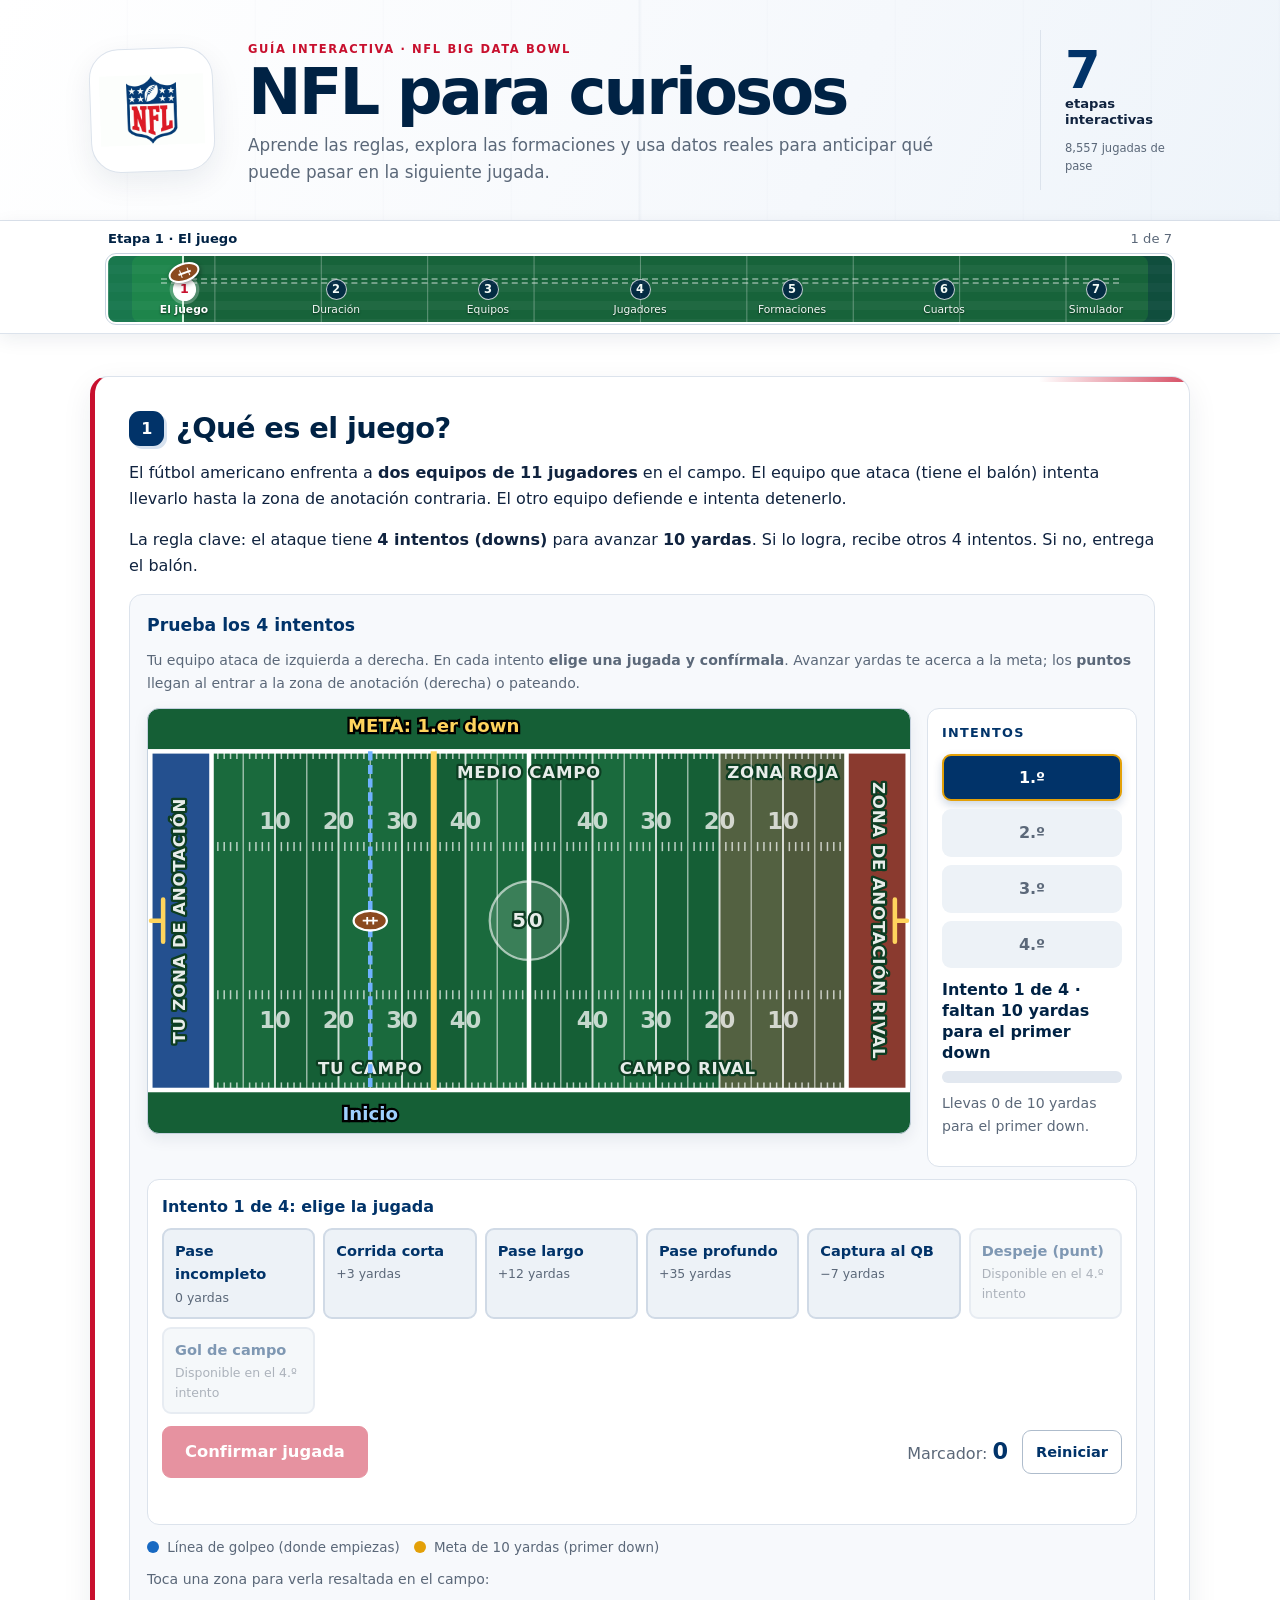
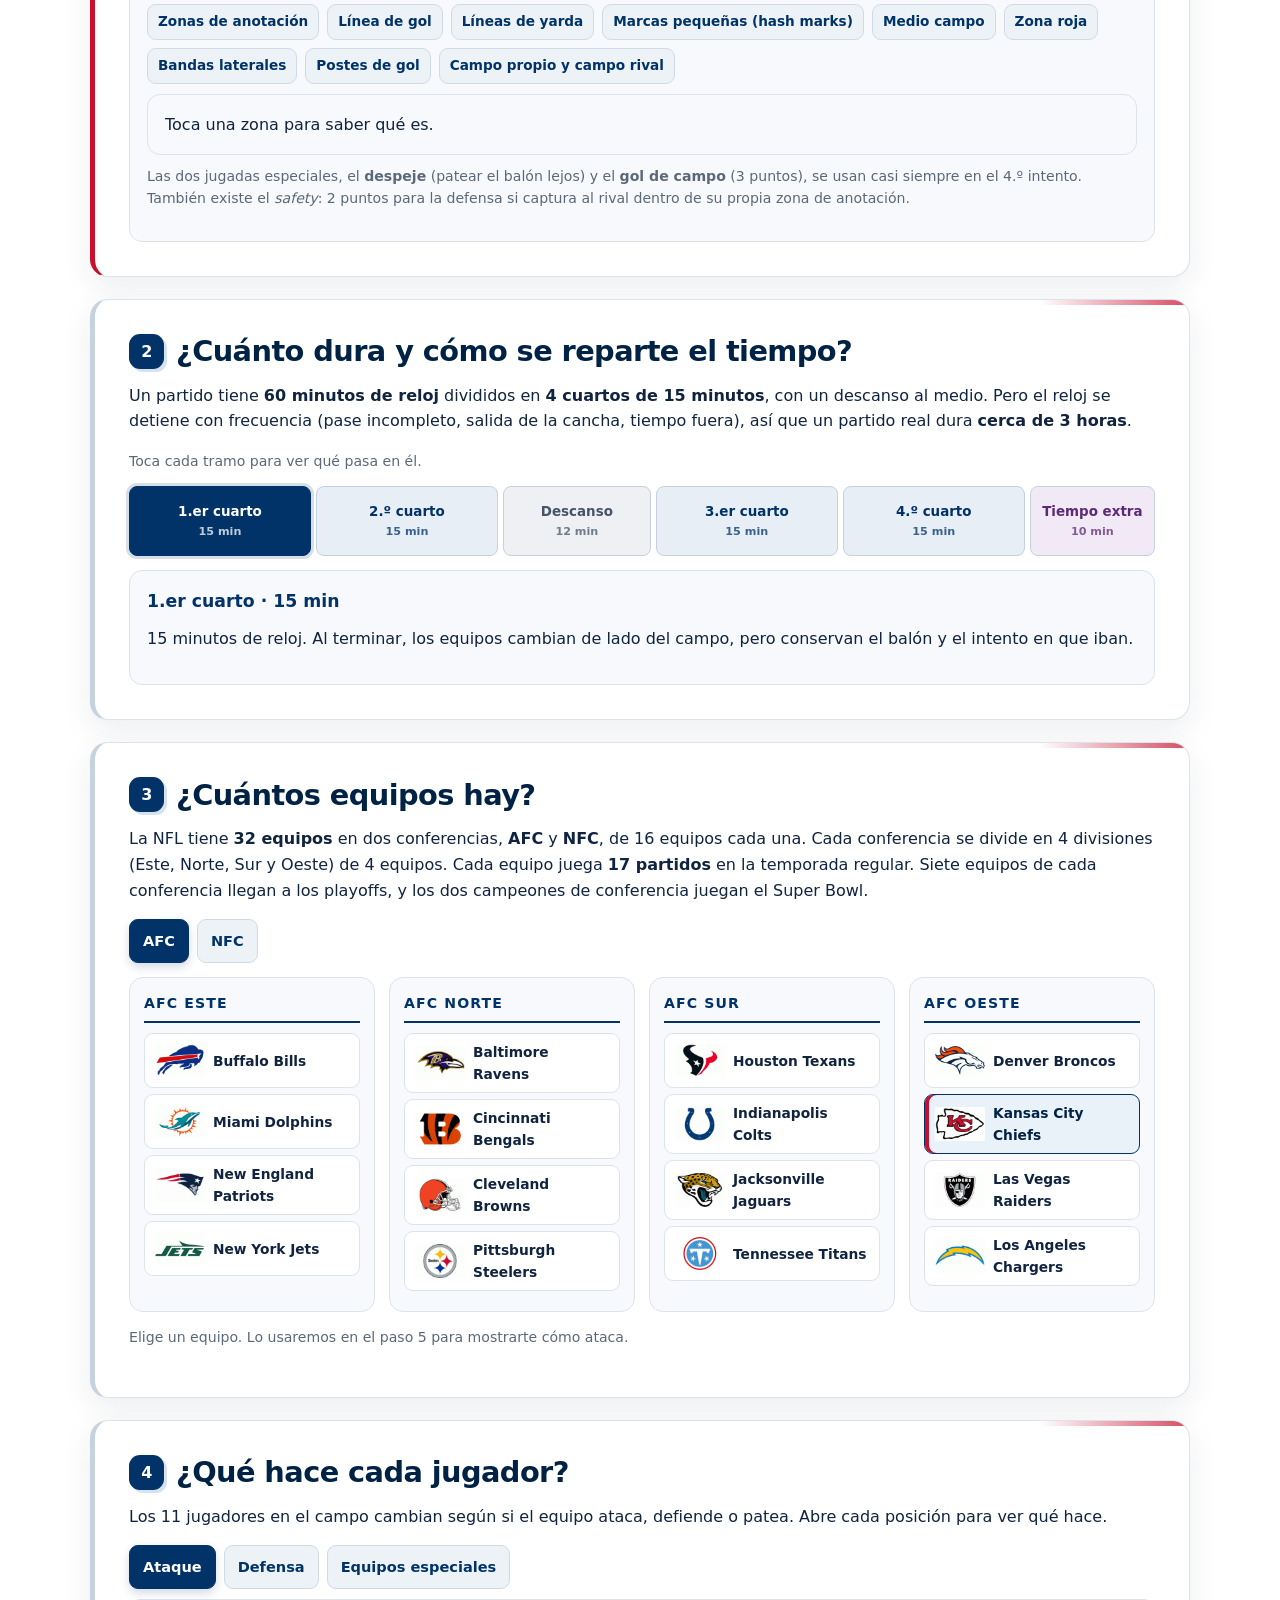
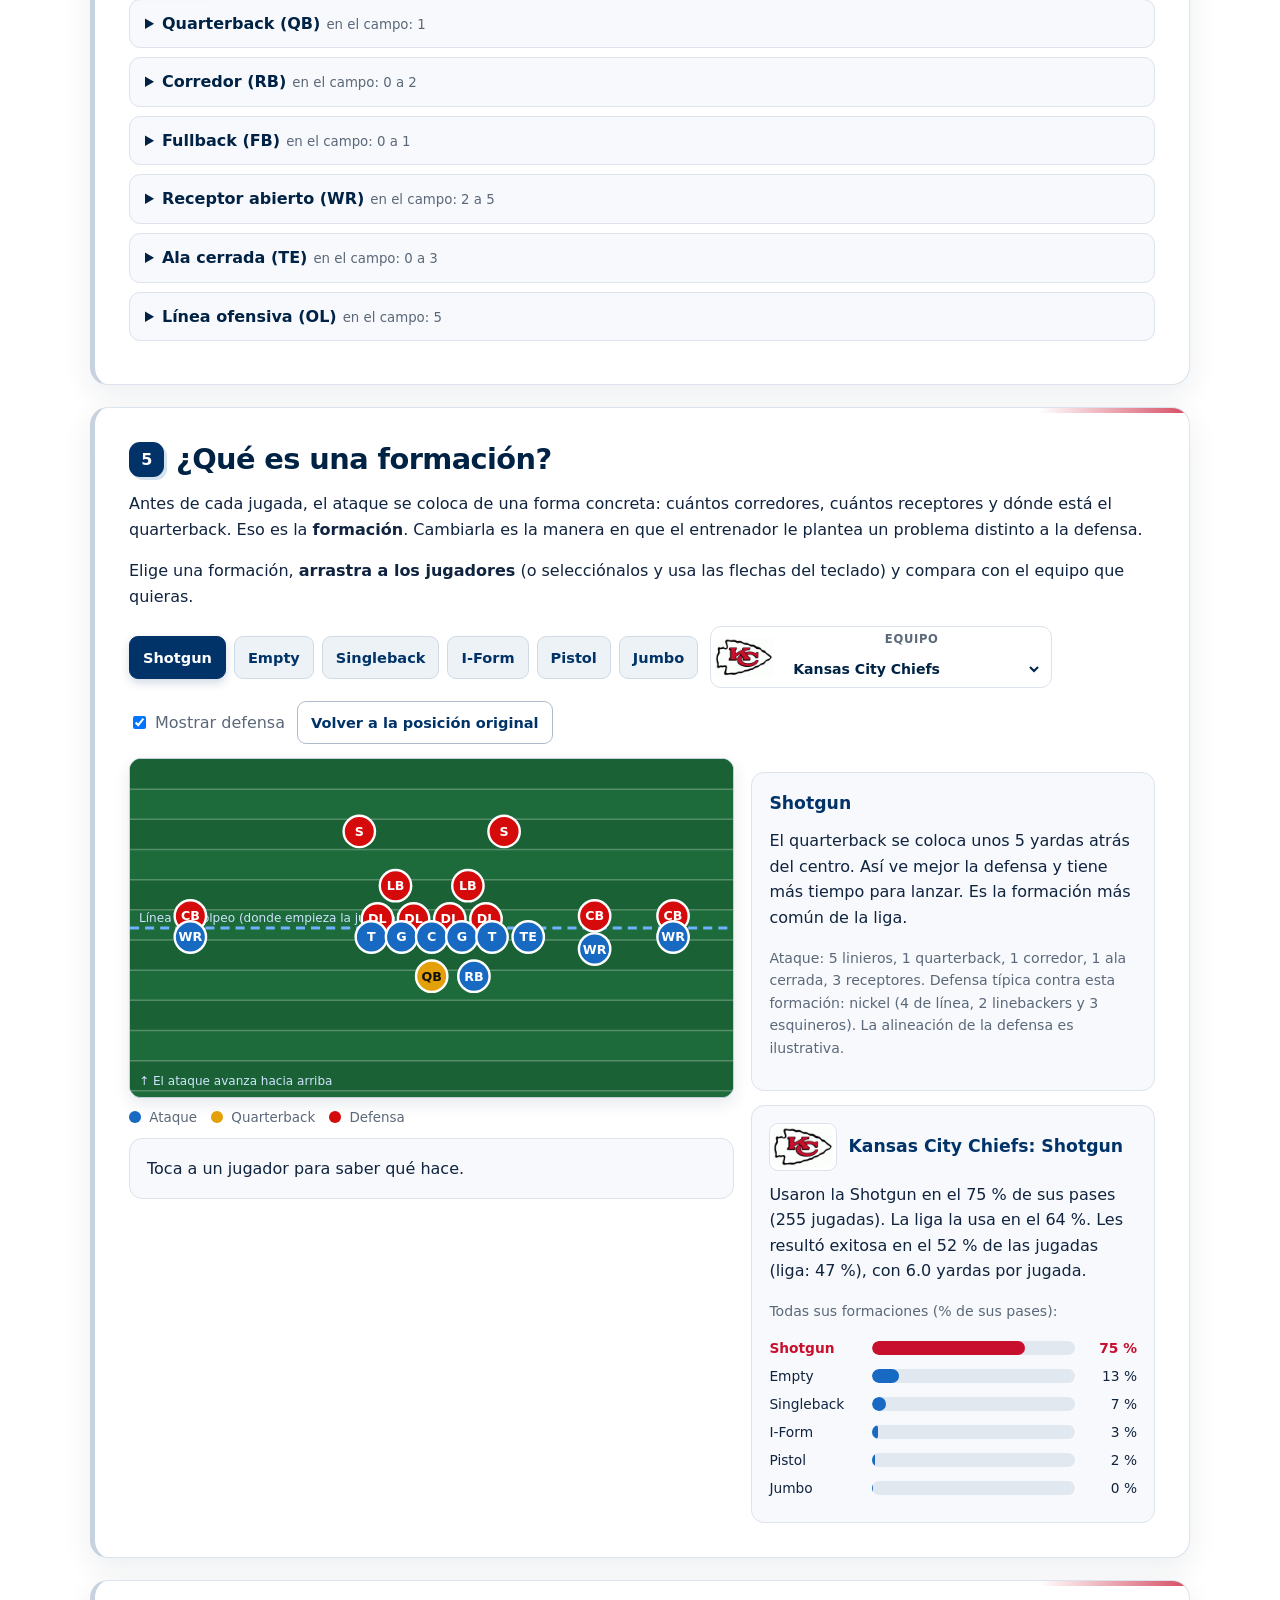
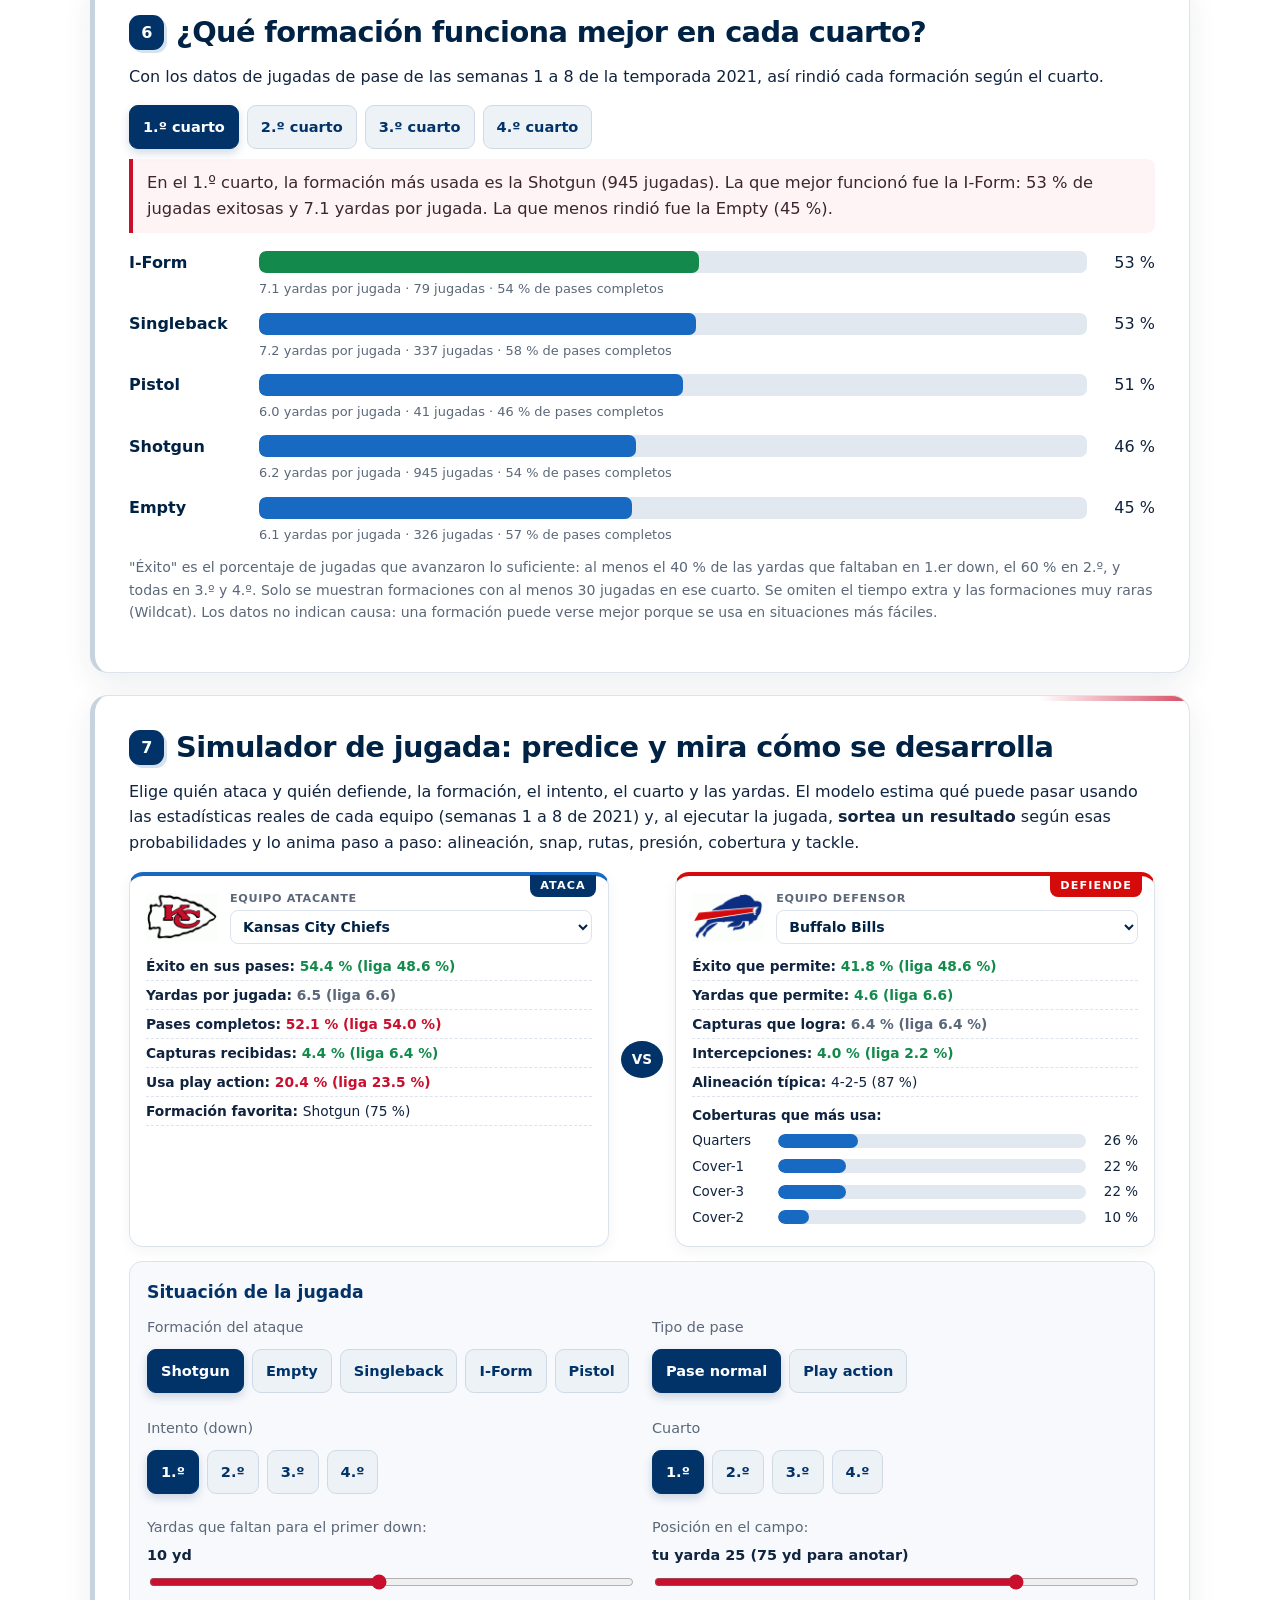
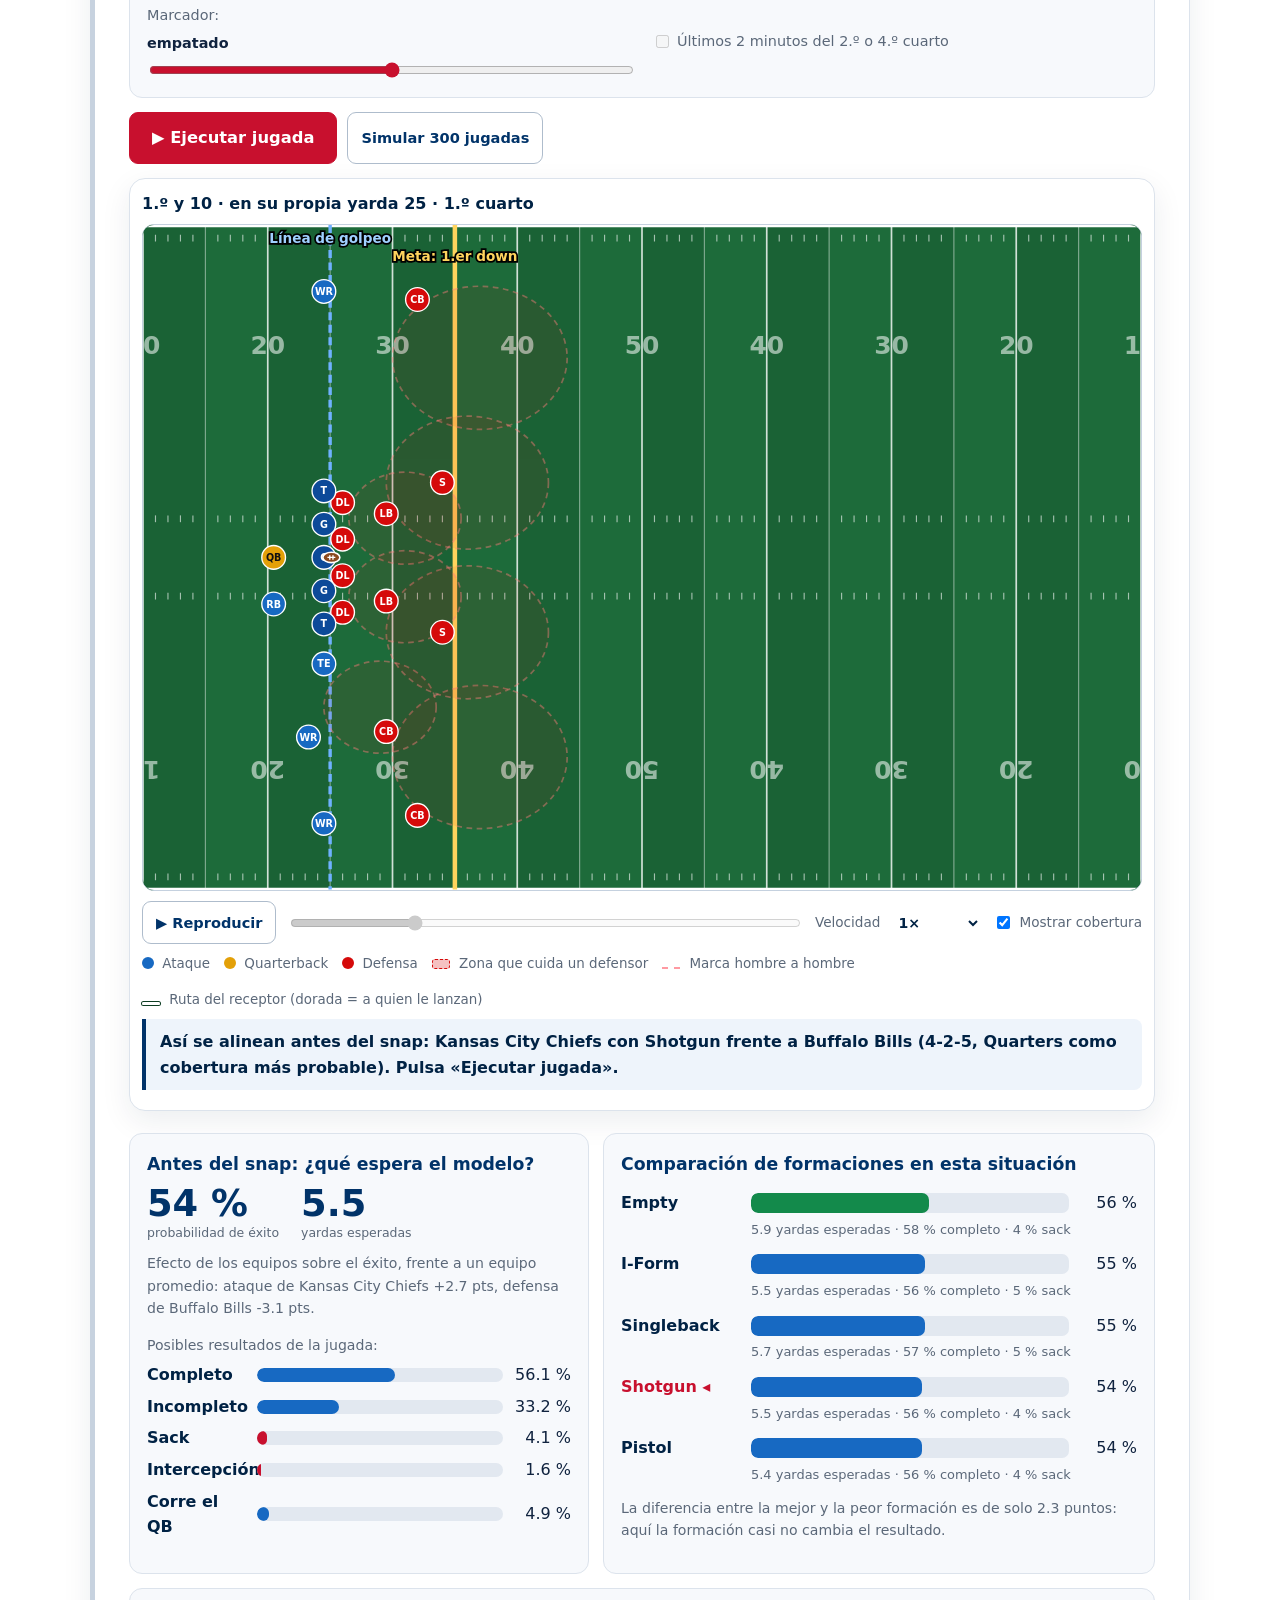
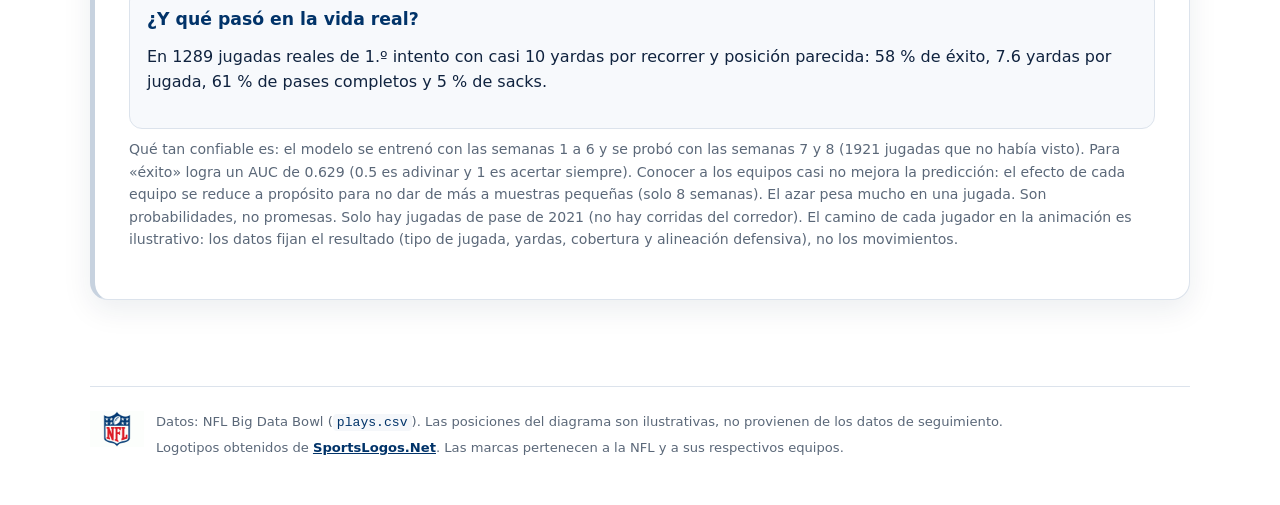
<file: web/index.html>
<!DOCTYPE html>
<html lang="es">
<head>
<meta charset="utf-8">
<meta name="viewport" content="width=device-width, initial-scale=1">
<title>NFL para curiosos: del juego a las formaciones</title>
<link rel="stylesheet" href="style.css">
</head>
<body>
<header class="hero">
  <div class="hero-inner">
    <div class="hero-logo-wrap">
      <img class="hero-logo" src="Resources/Logos/NFL.gif" alt="Escudo de la National Football League" width="150" height="100">
    </div>
    <div class="hero-copy">
      <span class="eyebrow">GUÍA INTERACTIVA · NFL BIG DATA BOWL</span>
      <h1>NFL para curiosos</h1>
      <p>Aprende las reglas, explora las formaciones y usa datos reales para anticipar qué puede pasar en la siguiente jugada.</p>
    </div>
    <div class="hero-facts" aria-label="Contenido de la guía">
      <strong>7</strong>
      <span>etapas interactivas</span>
      <small>8,557 jugadas de pase</small>
    </div>
  </div>
</header>

<nav class="roadmap" aria-label="Progreso del recorrido">
  <div class="roadmap-inner">
    <div class="roadmap-status" aria-live="polite">
      <strong id="roadmapLabel">Etapa 1 · El juego</strong>
      <span id="roadmapCount">1 de 7</span>
    </div>
    <div class="field-progress">
      <div id="bar" class="field-fill" role="progressbar" aria-label="Progreso del recorrido" aria-valuemin="1" aria-valuemax="7" aria-valuenow="1"></div>
      <ol id="nav"></ol>
      <span id="progressBall" class="progress-ball" aria-hidden="true"><i></i></span>
    </div>
  </div>
</nav>

<main>
  <!-- 1 -->
  <section id="step-1" class="step" data-title="El juego">
    <h2><span class="num">1</span> ¿Qué es el juego?</h2>
    <p>El fútbol americano enfrenta a <strong>dos equipos de 11 jugadores</strong> en el campo. El equipo que ataca (tiene el balón) intenta llevarlo hasta la zona de anotación contraria. El otro equipo defiende e intenta detenerlo.</p>
    <p>La regla clave: el ataque tiene <strong>4 intentos (downs)</strong> para avanzar <strong>10 yardas</strong>. Si lo logra, recibe otros 4 intentos. Si no, entrega el balón.</p>

    <div class="widget drive">
      <h3>Prueba los 4 intentos</h3>
      <p class="note">Tu equipo ataca de izquierda a derecha. En cada intento <strong>elige una jugada y confírmala</strong>. Avanzar yardas te acerca a la meta; los <strong>puntos</strong> llegan al entrar a la zona de anotación (derecha) o pateando.</p>
      <div class="driveLayout">
        <svg id="driveField" viewBox="0 0 504 280" role="img" aria-label="Campo de fútbol americano completo con zonas de anotación, líneas de yarda, balón y línea para primer down"></svg>
        <aside class="attemptsBox" aria-label="Progreso de los intentos">
          <h4>Intentos</h4>
          <ol class="attempts" id="attempts" aria-label="Los 4 intentos"></ol>
          <div class="status" id="downStatus" aria-live="polite"></div>
          <div class="gainMeter" aria-hidden="true"><div id="gainFill"></div></div>
          <p class="note" id="gainText"></p>
        </aside>
      </div>
      <div class="picker">
        <p class="pickTitle" id="pickTitle"></p>
        <div class="options" id="playOptions" role="group" aria-labelledby="pickTitle"></div>
        <div class="pickActions">
          <button class="primary" id="confirmPlay" disabled>Confirmar jugada</button>
          <span class="scoreInline">Marcador: <b id="scoreTotal" aria-live="polite">0</b></span>
          <button class="ghost" id="scoreReset">Reiniciar</button>
        </div>
        <p id="downMsg" class="msg" aria-live="polite"></p>
      </div>
      <div class="legend">
        <span><i class="dot off"></i> Línea de golpeo (donde empiezas)</span>
        <span><i class="dot qb"></i> Meta de 10 yardas (primer down)</span>
      </div>
      <p class="note">Toca una zona para verla resaltada en el campo:</p>
      <div class="tabs zones" id="zoneTabs" role="group" aria-label="Zonas del campo"></div>
      <p class="widget zoneInfo" id="zoneInfo" aria-live="polite">Toca una zona para saber qué es.</p>
      <p class="note">Las dos jugadas especiales, el <strong>despeje</strong> (patear el balón lejos) y el <strong>gol de campo</strong> (3 puntos), se usan casi siempre en el 4.º intento. También existe el <em>safety</em>: 2 puntos para la defensa si captura al rival dentro de su propia zona de anotación.</p>
    </div>
  </section>

  <!-- 2 y 3 -->
  <section id="step-2" class="step" data-title="Duración">
    <h2><span class="num">2</span> ¿Cuánto dura y cómo se reparte el tiempo?</h2>
    <p>Un partido tiene <strong>60 minutos de reloj</strong> divididos en <strong>4 cuartos de 15 minutos</strong>, con un descanso al medio. Pero el reloj se detiene con frecuencia (pase incompleto, salida de la cancha, tiempo fuera), así que un partido real dura <strong>cerca de 3 horas</strong>.</p>
    <p class="note">Toca cada tramo para ver qué pasa en él.</p>
    <div class="timeline" id="timeline" role="group" aria-label="Distribución del tiempo"></div>
    <div class="widget" id="timeInfo" aria-live="polite"></div>
  </section>

  <!-- 4 -->
  <section id="step-3" class="step" data-title="Equipos">
    <h2><span class="num">3</span> ¿Cuántos equipos hay?</h2>
    <p>La NFL tiene <strong>32 equipos</strong> en dos conferencias, <strong>AFC</strong> y <strong>NFC</strong>, de 16 equipos cada una. Cada conferencia se divide en 4 divisiones (Este, Norte, Sur y Oeste) de 4 equipos. Cada equipo juega <strong>17 partidos</strong> en la temporada regular. Siete equipos de cada conferencia llegan a los playoffs, y los dos campeones de conferencia juegan el Super Bowl.</p>
    <div class="tabs" id="confTabs" role="group" aria-label="Conferencia"></div>
    <div class="divisions" id="divisions"></div>
    <p class="note">Elige un equipo. Lo usaremos en el paso 5 para mostrarte cómo ataca.</p>
  </section>

  <!-- 5 -->
  <section id="step-4" class="step" data-title="Jugadores">
    <h2><span class="num">4</span> ¿Qué hace cada jugador?</h2>
    <p>Los 11 jugadores en el campo cambian según si el equipo ataca, defiende o patea. Abre cada posición para ver qué hace.</p>
    <div class="tabs" id="roleTabs" role="group" aria-label="Unidad"></div>
    <div id="roleList" class="roles"></div>
  </section>

  <!-- 6 -->
  <section id="step-5" class="step" data-title="Formaciones">
    <h2><span class="num">5</span> ¿Qué es una formación?</h2>
    <p>Antes de cada jugada, el ataque se coloca de una forma concreta: cuántos corredores, cuántos receptores y dónde está el quarterback. Eso es la <strong>formación</strong>. Cambiarla es la manera en que el entrenador le plantea un problema distinto a la defensa.</p>
    <p>Elige una formación, <strong>arrastra a los jugadores</strong> (o selecciónalos y usa las flechas del teclado) y compara con el equipo que quieras.</p>

    <div class="controls">
      <div class="tabs" id="formTabs" role="group" aria-label="Formación"></div>
      <div class="team-control">
        <img id="teamSelectLogo" class="team-select-logo" src="Resources/Logos/KC.gif" alt="Logo de Kansas City Chiefs" width="64" height="44">
        <label>Equipo
          <select id="teamSelect"></select>
        </label>
      </div>
      <label class="check"><input type="checkbox" id="showDef" checked> Mostrar defensa</label>
      <button class="ghost" id="resetPos">Volver a la posición original</button>
    </div>

    <div class="lab">
      <div>
        <svg id="field" viewBox="0 0 100 56" role="img" aria-label="Campo con jugadores de ataque (azul) y defensa (rojo) que se pueden mover"></svg>
        <div class="legend">
          <span><i class="dot off"></i> Ataque</span>
          <span><i class="dot qb"></i> Quarterback</span>
          <span><i class="dot def"></i> Defensa</span>
        </div>
        <p class="widget playerInfo" id="playerInfo" aria-live="polite">Toca a un jugador para saber qué hace.</p>
      </div>
      <div>
        <div class="widget" id="formInfo"></div>
        <div class="widget" id="teamInfo"></div>
      </div>
    </div>
  </section>

  <!-- 7 -->
  <section id="step-6" class="step" data-title="Cuartos">
    <h2><span class="num">6</span> ¿Qué formación funciona mejor en cada cuarto?</h2>
    <p>Con los datos de jugadas de pase de las semanas 1 a 8 de la temporada 2021, así rindió cada formación según el cuarto.</p>
    <div class="tabs" id="qTabs" role="group" aria-label="Cuarto"></div>
    <p class="talk" id="talk"></p>
    <div id="chart"></div>
    <p class="note">
      "Éxito" es el porcentaje de jugadas que avanzaron lo suficiente: al menos el 40 % de las yardas que faltaban en 1.er down, el 60 % en 2.º, y todas en 3.º y 4.º.
      Solo se muestran formaciones con al menos <span id="min"></span> jugadas en ese cuarto. Se omiten el tiempo extra y las formaciones muy raras (Wildcat).
      Los datos no indican causa: una formación puede verse mejor porque se usa en situaciones más fáciles.
    </p>
  </section>

  <!-- 8 -->
  <section id="step-7" class="step" data-title="Simulador">
    <h2><span class="num">7</span> Simulador de jugada: predice y mira cómo se desarrolla</h2>
    <p>Elige quién ataca y quién defiende, la formación, el intento, el cuarto y las yardas. El modelo estima qué puede pasar usando las estadísticas reales de cada equipo (semanas 1 a 8 de 2021) y, al ejecutar la jugada, <strong>sortea un resultado</strong> según esas probabilidades y lo anima paso a paso: alineación, snap, rutas, presión, cobertura y tackle.</p>

    <div class="matchup">
      <div class="team-card off">
        <span class="role-tag">Ataca</span>
        <div class="team-head"><img id="simOffLogo" class="sim-logo" src="Resources/Logos/KC.gif" alt="" width="72" height="48"><label>Equipo atacante<select id="simOff"></select></label></div>
        <div id="simOffStats" class="team-stats"></div>
      </div>
      <div class="vs" aria-hidden="true">VS</div>
      <div class="team-card def">
        <span class="role-tag">Defiende</span>
        <div class="team-head"><img id="simDefLogo" class="sim-logo" src="Resources/Logos/BUF.gif" alt="" width="72" height="48"><label>Equipo defensor<select id="simDef"></select></label></div>
        <div id="simDefStats" class="team-stats"></div>
      </div>
    </div>

    <div class="widget sim-situation">
      <h3>Situación de la jugada</h3>
      <div class="pgrid">
        <div><span class="plabel">Formación del ataque</span><div class="tabs" id="simForm" role="group" aria-label="Formación"></div></div>
        <div><span class="plabel">Tipo de pase</span><div class="tabs" id="simType" role="group" aria-label="Tipo de pase"></div></div>
        <div><span class="plabel">Intento (down)</span><div class="tabs" id="simDown" role="group" aria-label="Intento"></div></div>
        <div><span class="plabel">Cuarto</span><div class="tabs" id="simQ" role="group" aria-label="Cuarto"></div></div>
        <label>Yardas que faltan para el primer down: <b id="simToGoV"></b>
          <input type="range" id="simToGo" min="1" max="20" value="10"></label>
        <label>Posición en el campo: <b id="simGoalV"></b>
          <input type="range" id="simGoal" min="1" max="99" value="75"></label>
        <label>Marcador: <b id="simDiffV"></b>
          <input type="range" id="simDiff" min="-21" max="21" value="0"></label>
        <label class="check"><input type="checkbox" id="simLate"> Últimos 2 minutos del 2.º o 4.º cuarto</label>
      </div>
    </div>

    <div class="sim-actions">
      <button id="simRun" class="primary">▶ Ejecutar jugada</button>
      <button id="simBatchBtn" class="ghost">Simular 300 jugadas</button>
    </div>

    <div class="sim-stage" id="simStage">
      <div class="sim-hud" id="simHud" aria-live="polite"></div>
      <svg id="simField" role="img" aria-label="Animación de la jugada vista desde arriba: el ataque avanza de izquierda a derecha"></svg>
      <div class="sim-bar">
        <button id="simPlay" class="ghost">▶ Reproducir</button>
        <input type="range" id="simScrub" min="0" max="1000" value="0" step="10" aria-label="Línea de tiempo de la jugada" disabled>
        <label>Velocidad
          <select id="simSpeed"><option value="0.5">0.5×</option><option value="1" selected>1×</option><option value="1.5">1.5×</option></select>
        </label>
        <label class="check"><input type="checkbox" id="simShowCov" checked> Mostrar cobertura</label>
      </div>
      <div class="legend simlegend">
        <span><i class="dot off"></i> Ataque</span><span><i class="dot qb"></i> Quarterback</span><span><i class="dot def"></i> Defensa</span>
        <span><i class="lg zone"></i> Zona que cuida un defensor</span><span><i class="lg manl"></i> Marca hombre a hombre</span><span><i class="lg route"></i> Ruta del receptor (dorada = a quien le lanzan)</span>
      </div>
      <p class="sim-caption" id="simCaption" aria-live="polite"></p>
      <div id="simResult" class="sim-result" aria-live="polite" hidden></div>
    </div>

    <div class="sim-grid">
      <div class="widget" id="simPredBox"><h3>Antes del snap: ¿qué espera el modelo?</h3><div id="simPred"></div></div>
      <div class="widget" id="simCompare"></div>
    </div>
    <div class="widget" id="simNear"></div>
    <div class="widget" id="simBatch" hidden></div>
    <p class="note" id="simNote"></p>
  </section>
</main>

<footer>
  <img src="Resources/Logos/NFL.gif" alt="" width="54" height="36">
  <p>Datos: NFL Big Data Bowl (<code>plays.csv</code>). Las posiciones del diagrama son ilustrativas, no provienen de los datos de seguimiento.</p>
  <p>Logotipos obtenidos de <a href="https://www.sportslogos.net/teams/list_by_league/7/National-Football-League-Logos/NFL-Logos/" target="_blank" rel="noopener noreferrer">SportsLogos.Net</a>. Las marcas pertenecen a la NFL y a sus respectivos equipos.</p>
</footer>

<script src="data.js"></script>
<script src="model.js"></script>
<script src="app.js"></script>
<script src="play.js"></script>
</body>
</html>
</file>
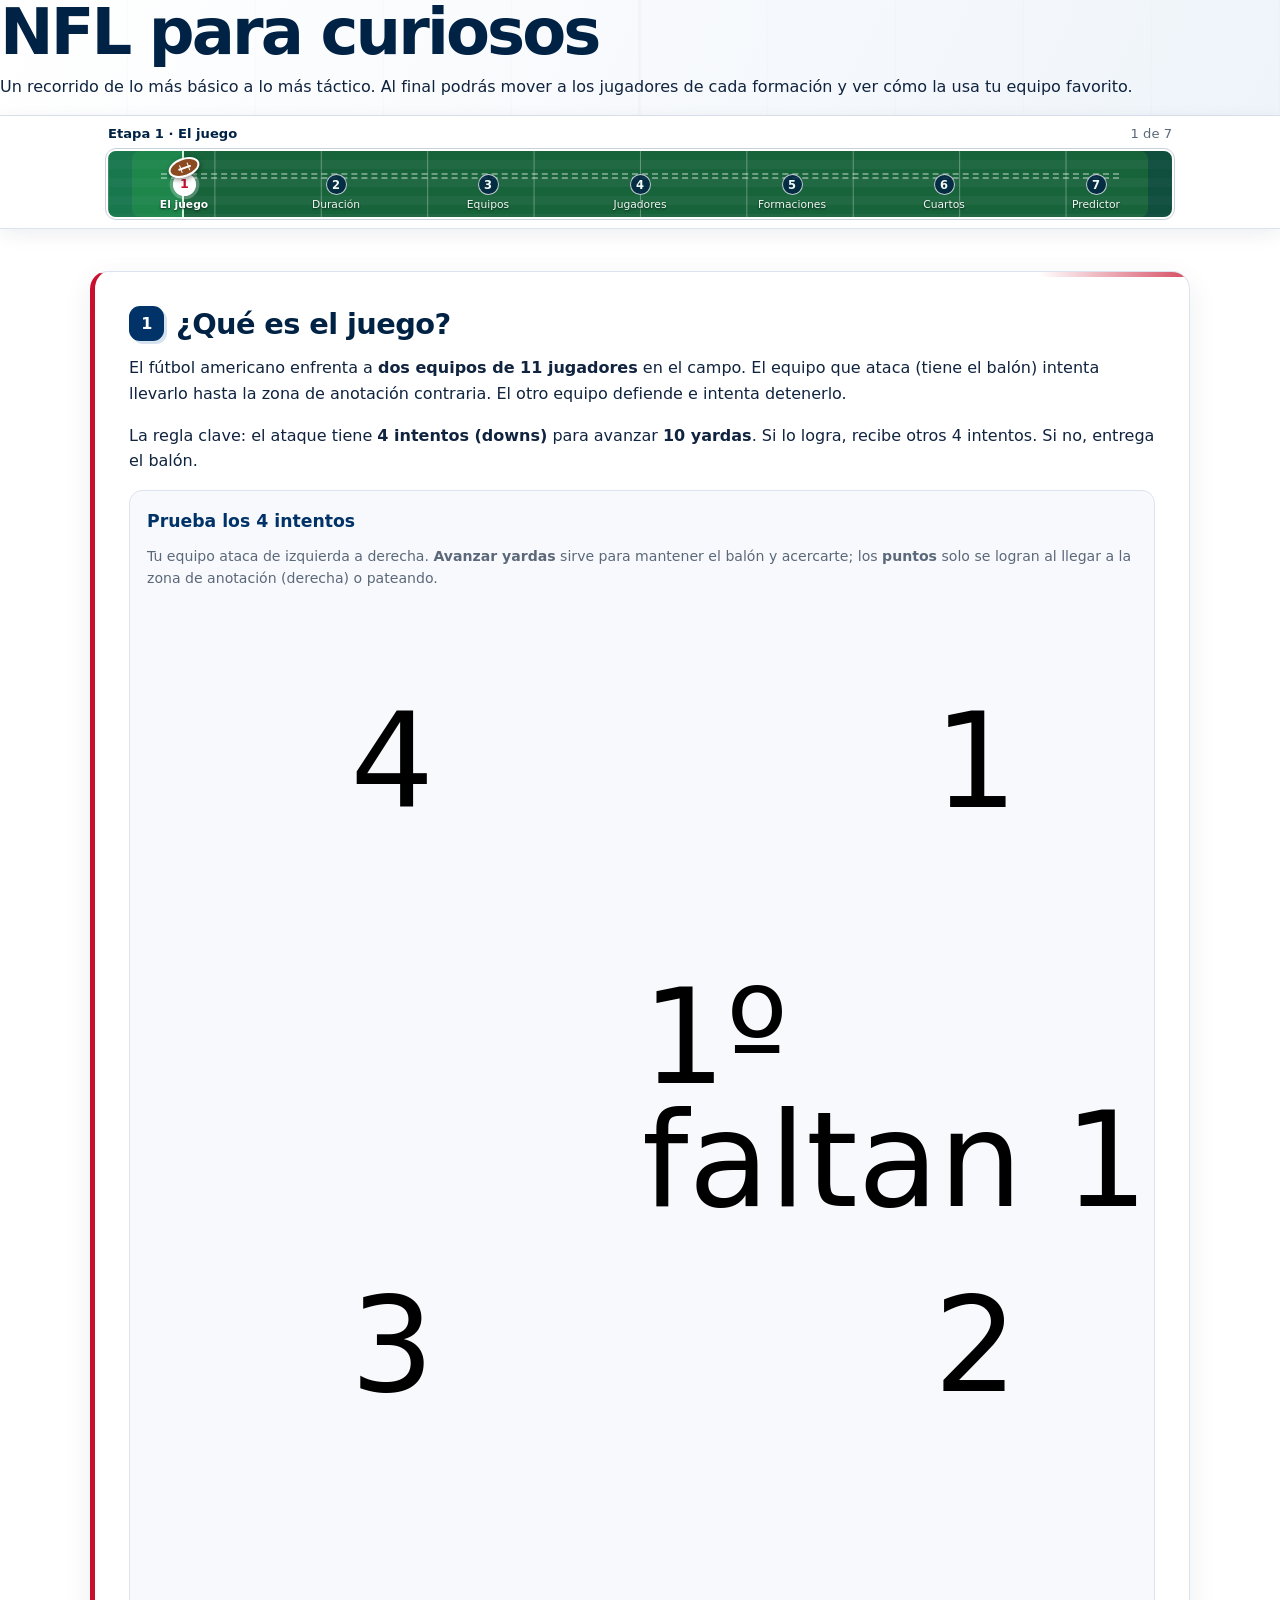
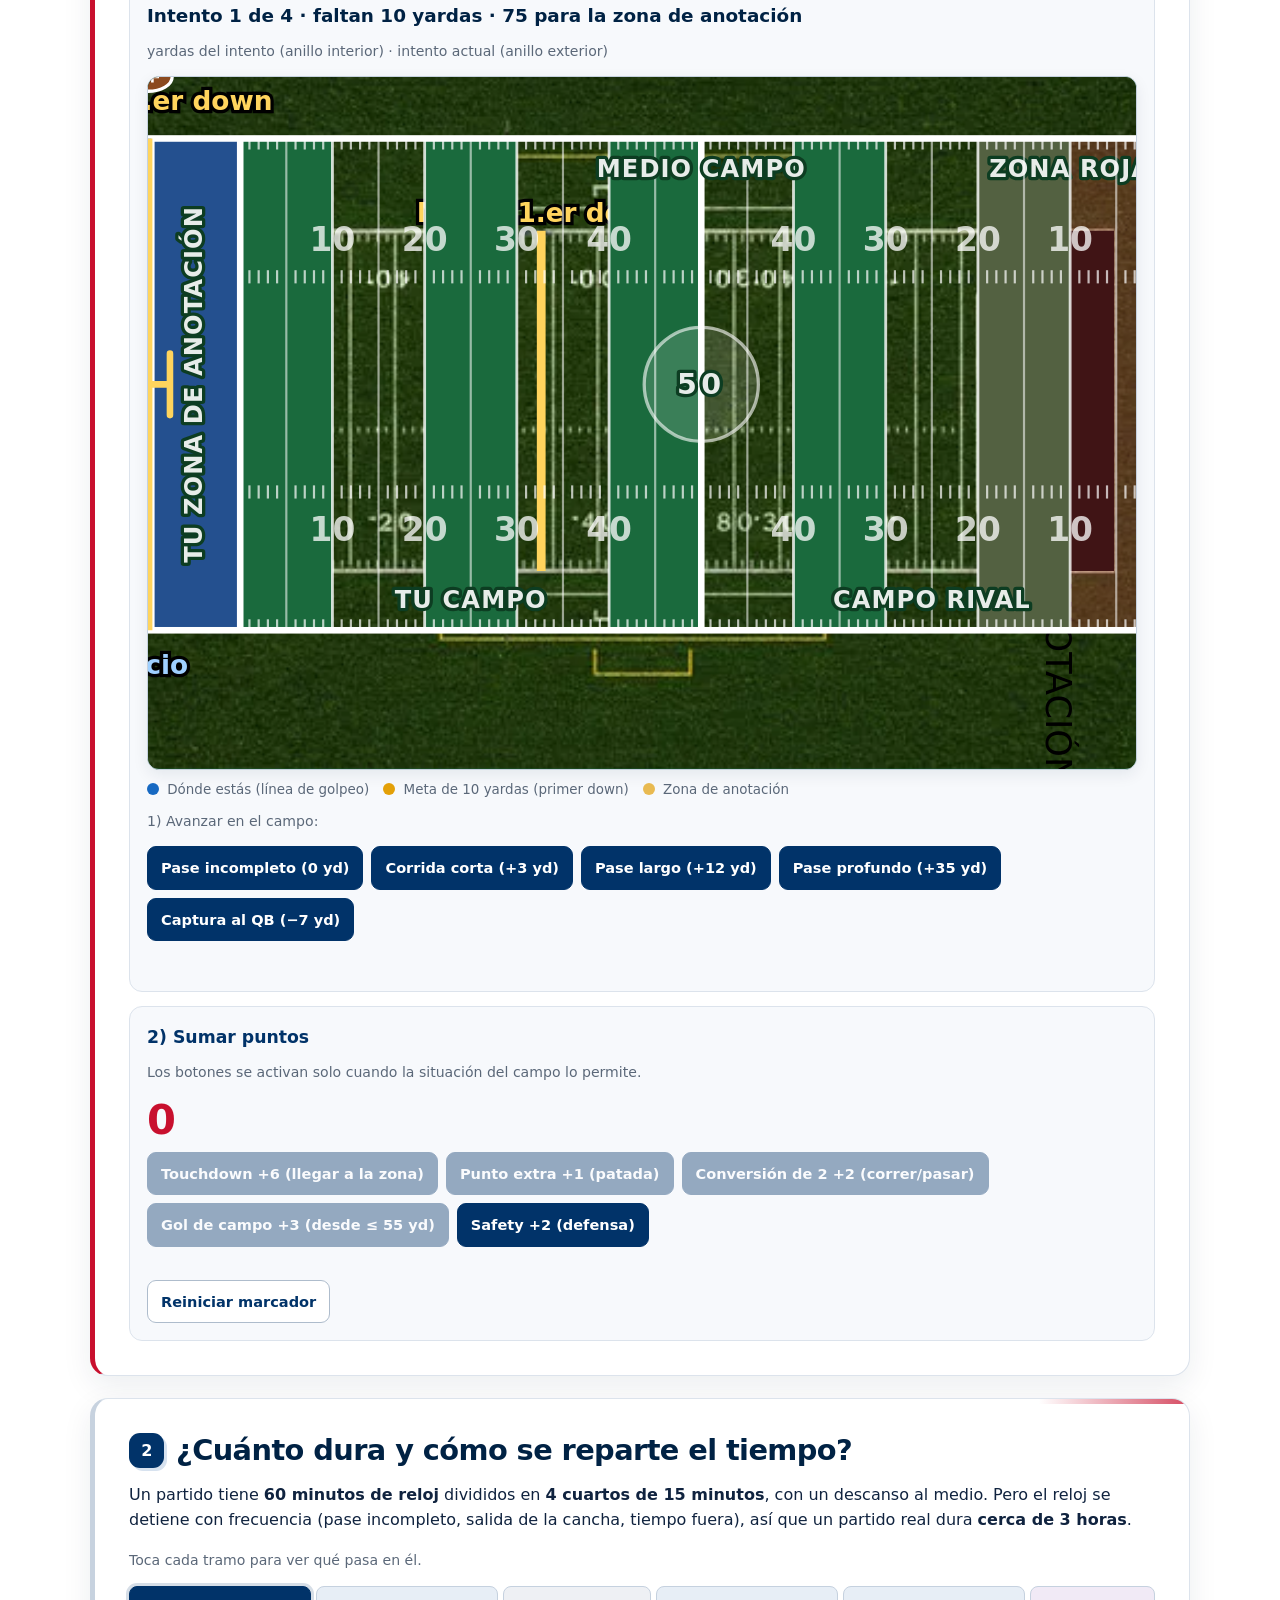
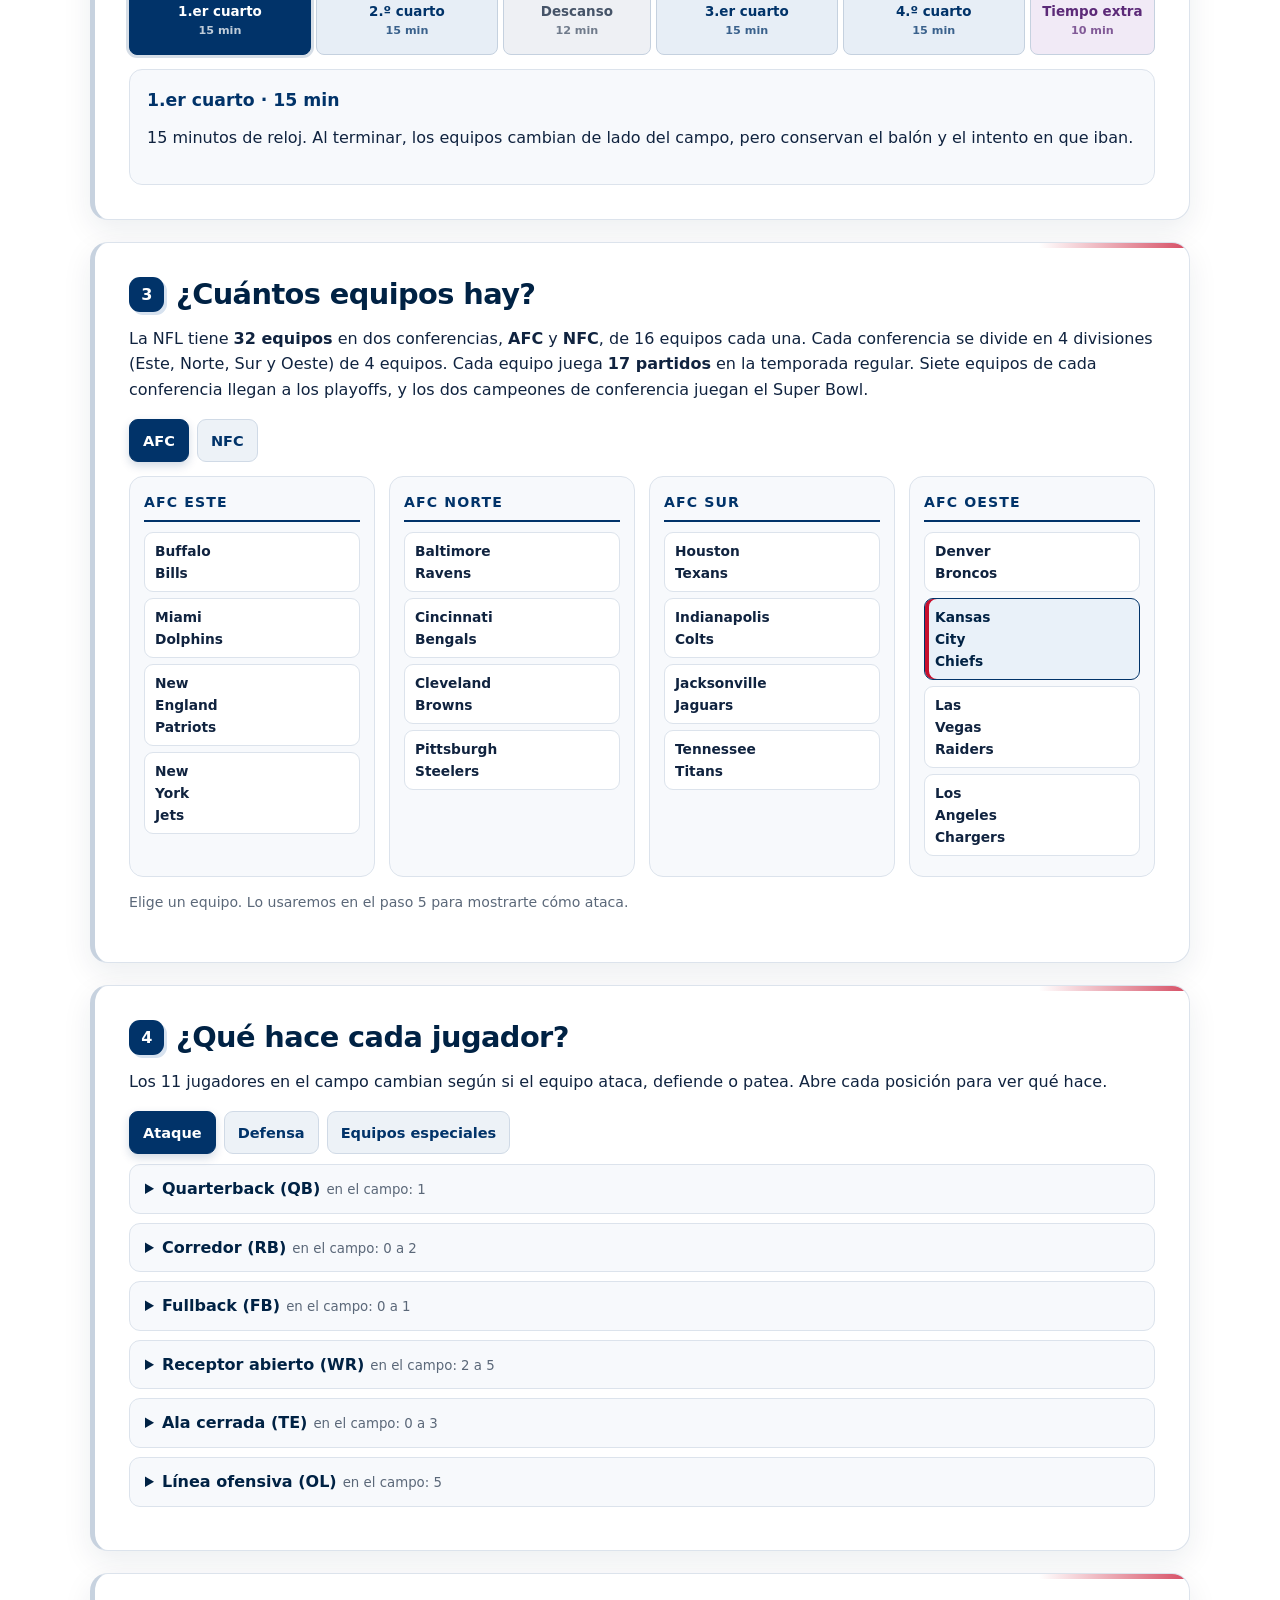
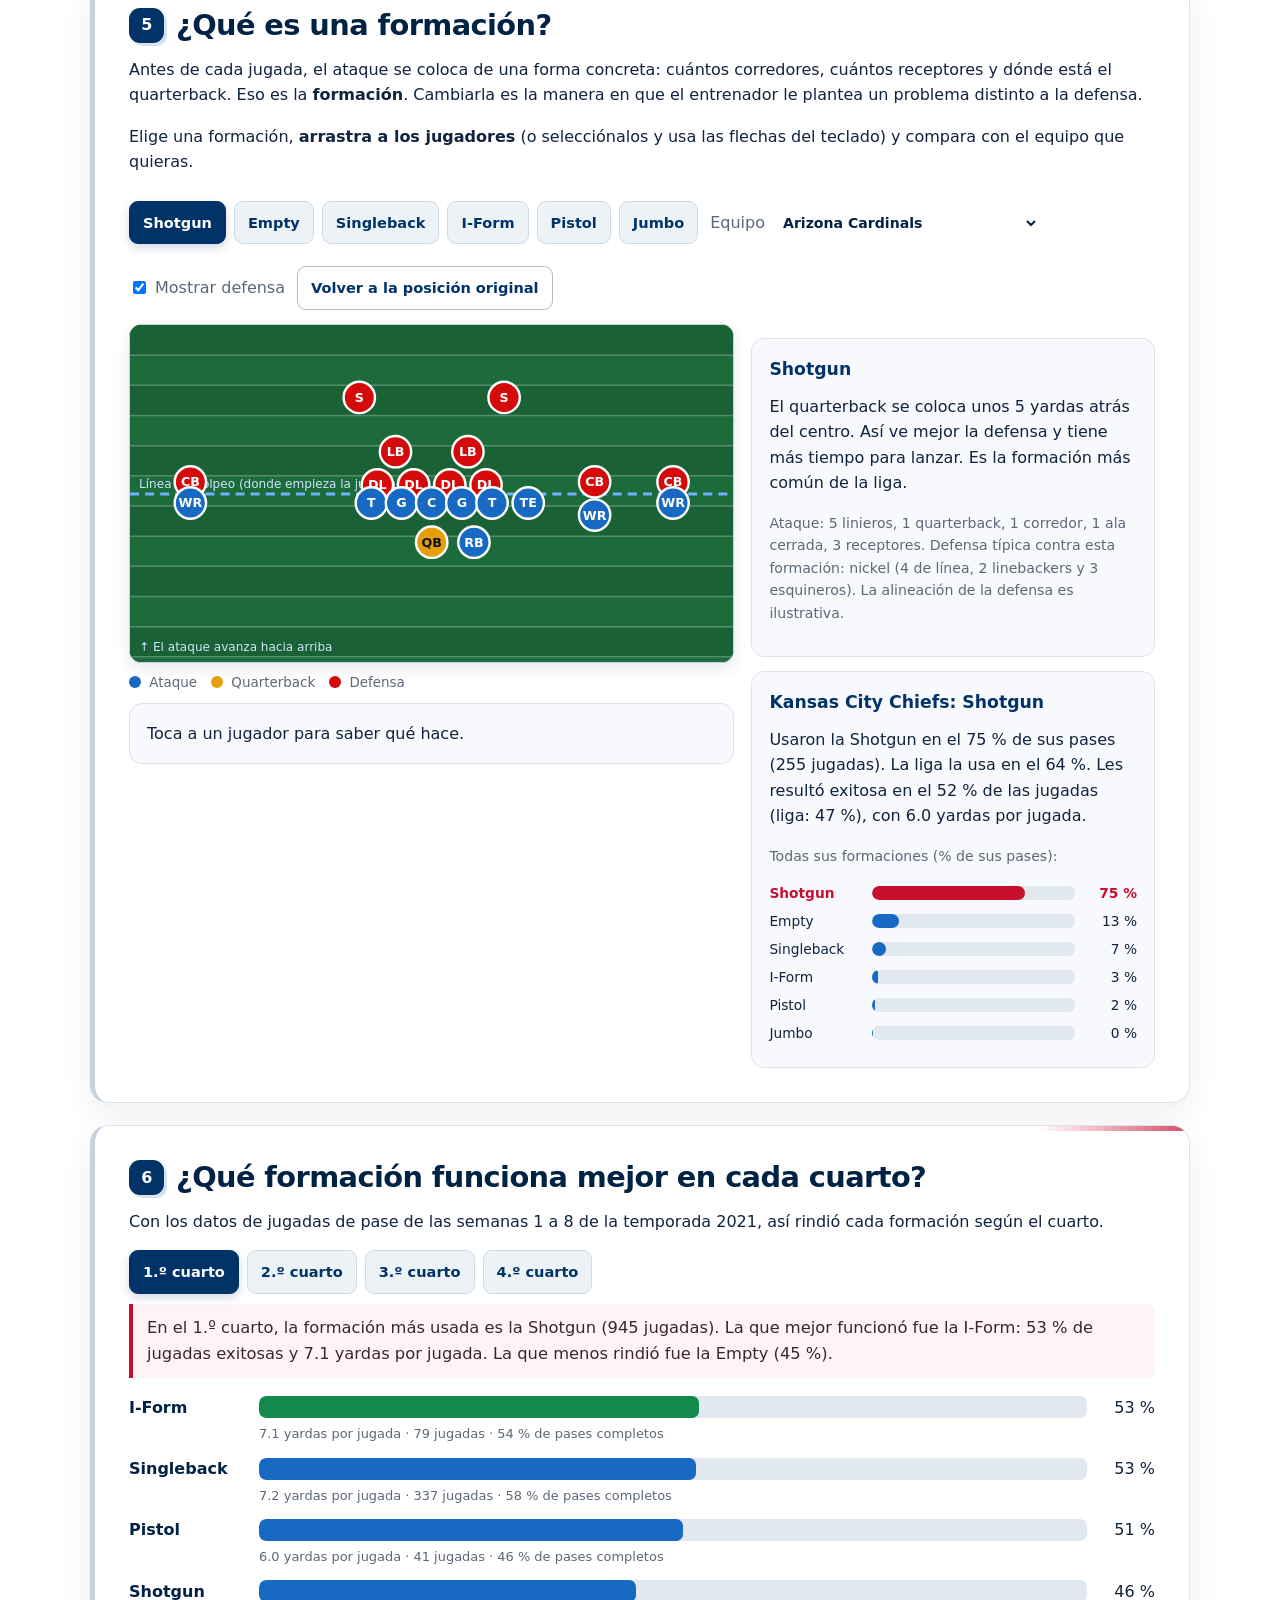
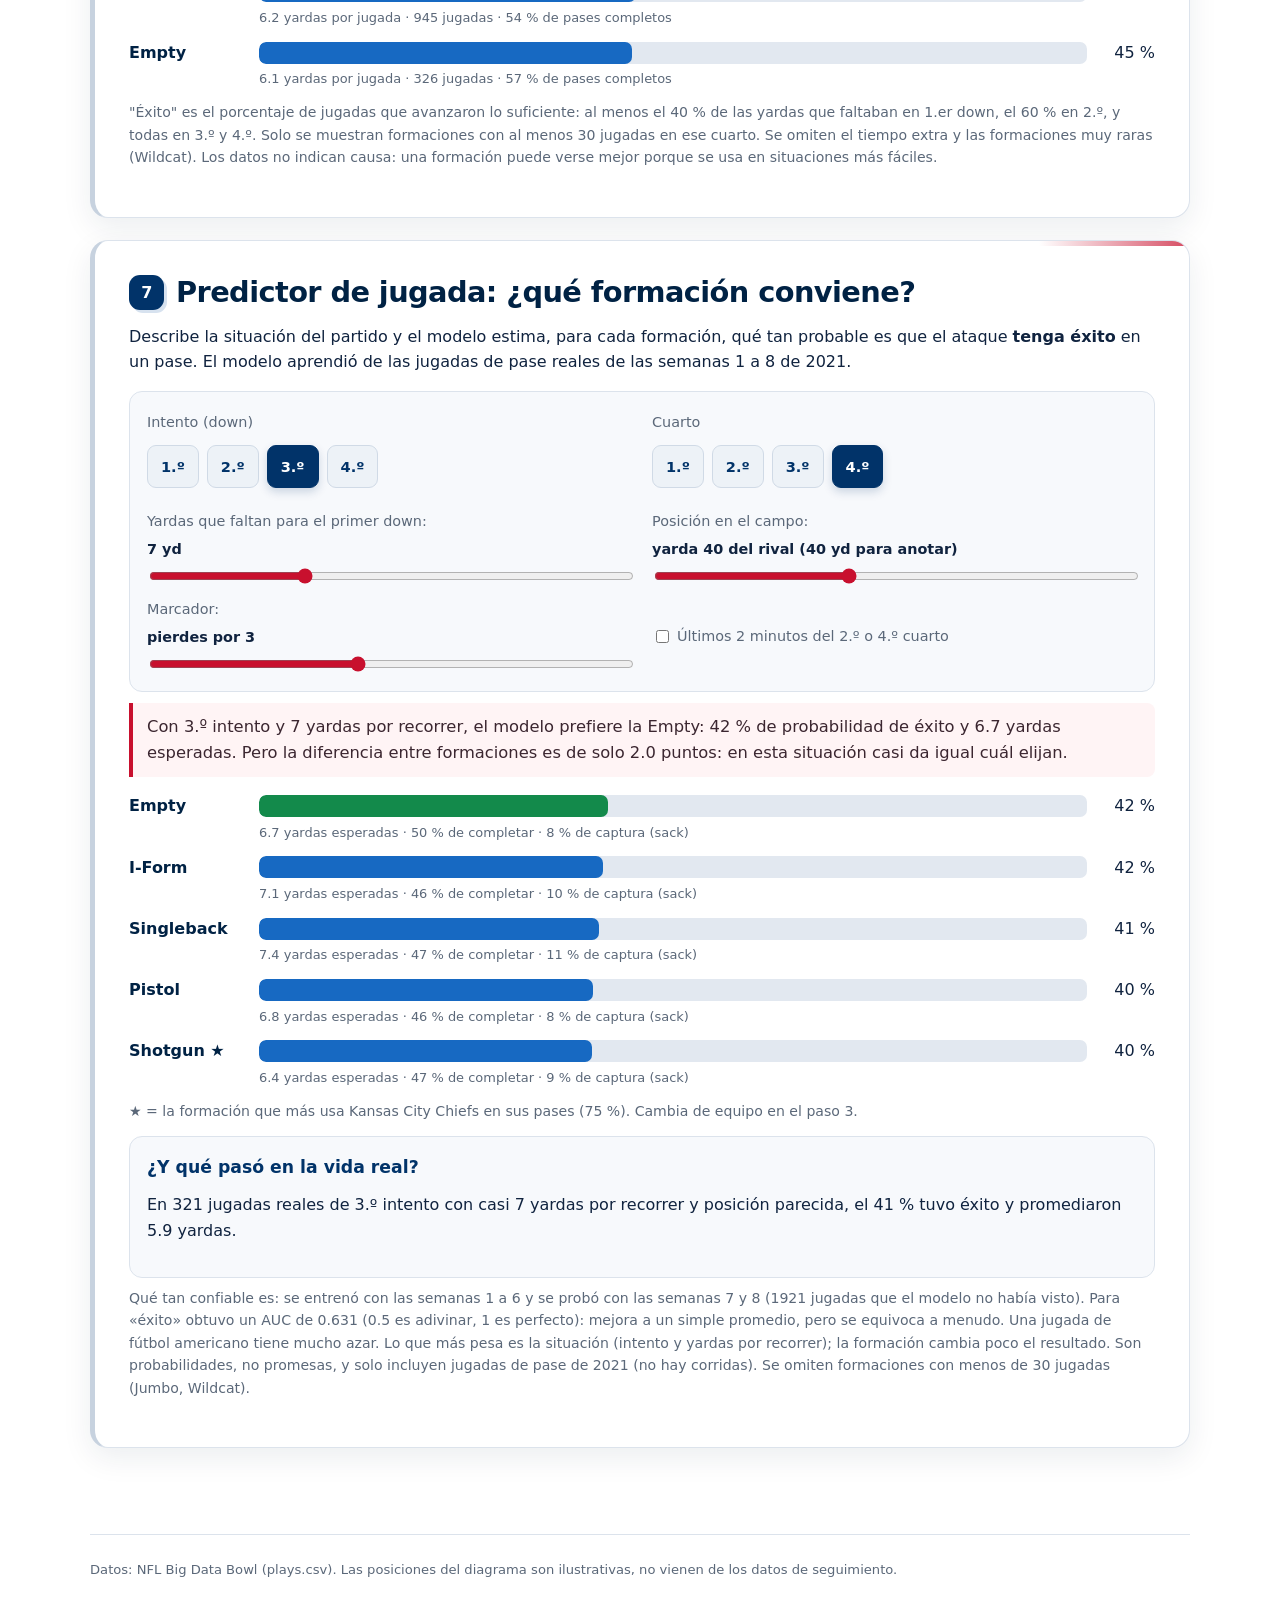
<file: web/_check_dom.html>
<!DOCTYPE html>
<html lang="es"><head>
<meta charset="utf-8">
<meta name="viewport" content="width=device-width, initial-scale=1">
<title>NFL para curiosos: del juego a las formaciones</title>
<link rel="stylesheet" href="style.css">
</head>
<body>
<header class="hero">
  <h1>NFL para curiosos</h1>
  <p>Un recorrido de lo más básico a lo más táctico. Al final podrás mover a los jugadores de cada formación y ver cómo la usa tu equipo favorito.</p>
</header>

<nav class="roadmap" aria-label="Progreso del recorrido">
  <div class="roadmap-inner">
    <div class="roadmap-status" aria-live="polite">
      <strong id="roadmapLabel">Etapa 1 · El juego</strong>
      <span id="roadmapCount">1 de 7</span>
    </div>
    <div class="field-progress" style="--steps: 7;">
      <div id="bar" class="field-fill" role="progressbar" aria-label="Progreso del recorrido" aria-valuemin="1" aria-valuemax="7" aria-valuenow="1" aria-valuetext="Etapa 1 de 7: El juego" style="width: 7.14286%;"></div>
      <ol id="nav"><li><a href="#step-1" aria-label="Etapa 1: El juego" aria-current="step"><span class="n"><span>1</span></span><span class="stage-name">El juego</span></a></li><li><a href="#step-2" aria-label="Etapa 2: Duración"><span class="n"><span>2</span></span><span class="stage-name">Duración</span></a></li><li><a href="#step-3" aria-label="Etapa 3: Equipos"><span class="n"><span>3</span></span><span class="stage-name">Equipos</span></a></li><li><a href="#step-4" aria-label="Etapa 4: Jugadores"><span class="n"><span>4</span></span><span class="stage-name">Jugadores</span></a></li><li><a href="#step-5" aria-label="Etapa 5: Formaciones"><span class="n"><span>5</span></span><span class="stage-name">Formaciones</span></a></li><li><a href="#step-6" aria-label="Etapa 6: Cuartos"><span class="n"><span>6</span></span><span class="stage-name">Cuartos</span></a></li><li><a href="#step-7" aria-label="Etapa 7: Predictor"><span class="n"><span>7</span></span><span class="stage-name">Predictor</span></a></li></ol>
      <span id="progressBall" class="progress-ball" aria-hidden="true" style="left: 7.14286%;"><i></i></span>
    </div>
  </div>
</nav>

<main>
  <!-- 1 -->
  <section id="step-1" class="step visible" data-title="El juego">
    <h2><span class="num">1</span> ¿Qué es el juego?</h2>
    <p>El fútbol americano enfrenta a <strong>dos equipos de 11 jugadores</strong> en el campo. El equipo que ataca (tiene el balón) intenta llevarlo hasta la zona de anotación contraria. El otro equipo defiende e intenta detenerlo.</p>
    <p>La regla clave: el ataque tiene <strong>4 intentos (downs)</strong> para avanzar <strong>10 yardas</strong>. Si lo logra, recibe otros 4 intentos. Si no, entrega el balón.</p>

    <div class="widget drive">
      <h3>Prueba los 4 intentos</h3>
      <p class="note">Tu equipo ataca de izquierda a derecha. <strong>Avanzar yardas</strong> sirve para mantener el balón y acercarte; los <strong>puntos</strong> solo se logran al llegar a la zona de anotación (derecha) o pateando.</p>
      <div class="driveTop">
        <svg id="downRing" viewBox="0 0 120 120" role="img" aria-label="Anillo de los 4 intentos"><circle cx="60" cy="60" r="50" fill="none" stroke-width="11" pathLength="100" stroke-dasharray="22 78" transform="rotate(-88.5 60 60)" class="seg cur"></circle><text x="95.35533905932738" y="24.64466094067263" class="segN">1</text><circle cx="60" cy="60" r="50" fill="none" stroke-width="11" pathLength="100" stroke-dasharray="22 78" transform="rotate(1.5 60 60)" class="seg "></circle><text x="95.35533905932738" y="95.35533905932738" class="segN">2</text><circle cx="60" cy="60" r="50" fill="none" stroke-width="11" pathLength="100" stroke-dasharray="22 78" transform="rotate(91.5 60 60)" class="seg "></circle><text x="24.64466094067263" y="95.35533905932738" class="segN">3</text><circle cx="60" cy="60" r="50" fill="none" stroke-width="11" pathLength="100" stroke-dasharray="22 78" transform="rotate(181.5 60 60)" class="seg "></circle><text x="24.644660940672615" y="24.64466094067263" class="segN">4</text><circle cx="60" cy="60" r="38" fill="none" stroke-width="5" class="inTrack"></circle><circle cx="60" cy="60" r="38" fill="none" stroke-width="5" pathLength="100" class="inFill" stroke-dasharray="0 100" transform="rotate(-90 60 60)"></circle><text x="60" y="58" class="cBig">1º</text><text x="60" y="73" class="cSmall">faltan 10 yd</text></svg>
        <div>
          <div class="status" id="downStatus" aria-live="polite">Intento 1 de 4 · faltan 10 yardas · 75 para la zona de anotación</div>
          <p class="note ringKey"><i class="k k1"></i> yardas del intento (anillo interior) · <i class="k k2"></i> intento actual (anillo exterior)</p>
        </div>
      </div>
      <svg id="driveField" viewBox="0 0 450 315" role="img" aria-label="Campo de fútbol americano con el balón y la línea para primer down"><image href="Resources/Imagenes/Campo.webp" x="0" y="0" width="450" height="315" preserveAspectRatio="none"></image><rect x="378" y="70" width="62" height="155" class="zoneR"></rect><text x="409" y="147.5" class="zoneT" transform="rotate(90 409 147.5)">ZONA DE ANOTACIÓN</text><rect y="70" height="155" class="band" x="148.5" width="0"></rect><line y1="70" y2="225" class="scrLine" x1="148.5" x2="148.5"></line><line y1="70" y2="225" class="gainLine" x1="179.10000000000002" x2="179.10000000000002"></line><text y="66" class="lblY" x="179.10000000000002">META: 1.er down</text><text y="237" class="lblB" x="148.5">Inicio</text><g class="ball" style="transform: translate(148.5px, 147.5px);"><ellipse rx="9" ry="5.5"></ellipse><path d="M-4 0H4M-1.5 -2V2M1.5 -2V2" class="lace"></path></g><text class="pop" y="127.5"></text></svg>
      <div class="legend">
        <span><i class="dot off"></i> Dónde estás (línea de golpeo)</span>
        <span><i class="dot qb"></i> Meta de 10 yardas (primer down)</span>
        <span><i class="dot zone"></i> Zona de anotación</span>
      </div>
      <p class="note">1) Avanzar en el campo:</p>
      <div class="btns" id="downBtns"><button>Pase incompleto (0 yd)</button><button>Corrida corta (+3 yd)</button><button>Pase largo (+12 yd)</button><button>Pase profundo (+35 yd)</button><button>Captura al QB (−7 yd)</button></div>
      <p id="downMsg" class="msg" aria-live="polite"></p>
    </div>

    <div class="widget">
      <h3>2) Sumar puntos</h3>
      <p class="note">Los botones se activan solo cuando la situación del campo lo permite.</p>
      <div class="score" id="scoreTotal" aria-live="polite">0</div>
      <div class="btns" id="scoreBtns"><button disabled="">Touchdown +6 (llegar a la zona)</button><button disabled="">Punto extra +1 (patada)</button><button disabled="">Conversión de 2 +2 (correr/pasar)</button><button disabled="" title="Muy lejos (92 yd): el pateador no llega">Gol de campo +3 (desde ≤ 55 yd)</button><button>Safety +2 (defensa)</button></div>
      <p id="scoreMsg" class="msg" aria-live="polite"></p>
      <button class="ghost" id="scoreReset">Reiniciar marcador</button>
    </div>
  </section>

  <!-- 2 y 3 -->
  <section id="step-2" class="step" data-title="Duración">
    <h2><span class="num">2</span> ¿Cuánto dura y cómo se reparte el tiempo?</h2>
    <p>Un partido tiene <strong>60 minutos de reloj</strong> divididos en <strong>4 cuartos de 15 minutos</strong>, con un descanso al medio. Pero el reloj se detiene con frecuencia (pase incompleto, salida de la cancha, tiempo fuera), así que un partido real dura <strong>cerca de 3 horas</strong>.</p>
    <p class="note">Toca cada tramo para ver qué pasa en él.</p>
    <div class="timeline" id="timeline" role="group" aria-label="Distribución del tiempo"><button class="" data-key="q1" aria-pressed="true" style="flex:15">1.er cuarto<small>15 min</small></button><button class="" data-key="q2" aria-pressed="false" style="flex:15">2.º cuarto<small>15 min</small></button><button class="half" data-key="ht" aria-pressed="false" style="flex:12">Descanso<small>12 min</small></button><button class="" data-key="q3" aria-pressed="false" style="flex:15">3.er cuarto<small>15 min</small></button><button class="" data-key="q4" aria-pressed="false" style="flex:15">4.º cuarto<small>15 min</small></button><button class="ot" data-key="ot" aria-pressed="false" style="flex:10">Tiempo extra<small>10 min</small></button></div>
    <div class="widget" id="timeInfo" aria-live="polite"><h3>1.er cuarto · 15 min</h3><p>15 minutos de reloj. Al terminar, los equipos cambian de lado del campo, pero conservan el balón y el intento en que iban.</p></div>
  </section>

  <!-- 4 -->
  <section id="step-3" class="step" data-title="Equipos">
    <h2><span class="num">3</span> ¿Cuántos equipos hay?</h2>
    <p>La NFL tiene <strong>32 equipos</strong> en dos conferencias, <strong>AFC</strong> y <strong>NFC</strong>, de 16 equipos cada una. Cada conferencia se divide en 4 divisiones (Este, Norte, Sur y Oeste) de 4 equipos. Cada equipo juega <strong>17 partidos</strong> en la temporada regular. Siete equipos de cada conferencia llegan a los playoffs, y los dos campeones de conferencia juegan el Super Bowl.</p>
    <div class="tabs" id="confTabs" role="group" aria-label="Conferencia"><button aria-pressed="true">AFC</button><button aria-pressed="false">NFC</button></div>
    <div class="divisions" id="divisions"><div class="division"><h3>AFC Este</h3><button class="chip" aria-pressed="false">Buffalo Bills</button><button class="chip" aria-pressed="false">Miami Dolphins</button><button class="chip" aria-pressed="false">New England Patriots</button><button class="chip" aria-pressed="false">New York Jets</button></div><div class="division"><h3>AFC Norte</h3><button class="chip" aria-pressed="false">Baltimore Ravens</button><button class="chip" aria-pressed="false">Cincinnati Bengals</button><button class="chip" aria-pressed="false">Cleveland Browns</button><button class="chip" aria-pressed="false">Pittsburgh Steelers</button></div><div class="division"><h3>AFC Sur</h3><button class="chip" aria-pressed="false">Houston Texans</button><button class="chip" aria-pressed="false">Indianapolis Colts</button><button class="chip" aria-pressed="false">Jacksonville Jaguars</button><button class="chip" aria-pressed="false">Tennessee Titans</button></div><div class="division"><h3>AFC Oeste</h3><button class="chip" aria-pressed="false">Denver Broncos</button><button class="chip" aria-pressed="true">Kansas City Chiefs</button><button class="chip" aria-pressed="false">Las Vegas Raiders</button><button class="chip" aria-pressed="false">Los Angeles Chargers</button></div></div>
    <p class="note">Elige un equipo. Lo usaremos en el paso 5 para mostrarte cómo ataca.</p>
  </section>

  <!-- 5 -->
  <section id="step-4" class="step" data-title="Jugadores">
    <h2><span class="num">4</span> ¿Qué hace cada jugador?</h2>
    <p>Los 11 jugadores en el campo cambian según si el equipo ataca, defiende o patea. Abre cada posición para ver qué hace.</p>
    <div class="tabs" id="roleTabs" role="group" aria-label="Unidad"><button aria-pressed="true">Ataque</button><button aria-pressed="false">Defensa</button><button aria-pressed="false">Equipos especiales</button></div>
    <div id="roleList" class="roles"><details><summary>Quarterback (QB)<small>en el campo: 1</small></summary><p>El líder del ataque. Recibe el balón del centro y decide si lo lanza, lo entrega a un corredor o corre con él. Es la posición más famosa.</p></details><details><summary>Corredor (RB)<small>en el campo: 0 a 2</small></summary><p>Recibe el balón del quarterback para correr con él. También bloquea y a veces recibe pases cortos.</p></details><details><summary>Fullback (FB)<small>en el campo: 0 a 1</small></summary><p>Un corredor grande cuyo trabajo principal es bloquear para abrirle camino al corredor principal.</p></details><details><summary>Receptor abierto (WR)<small>en el campo: 2 a 5</small></summary><p>Se coloca cerca de las bandas y corre rutas para recibir pases. Suelen ser los más rápidos del equipo.</p></details><details><summary>Ala cerrada (TE)<small>en el campo: 0 a 3</small></summary><p>Híbrido: bloquea como un liniero y también corre rutas para recibir pases. Se coloca pegado a la línea ofensiva.</p></details><details><summary>Línea ofensiva (OL)<small>en el campo: 5</small></summary><p>Cinco jugadores grandes: un centro (C), que pasa el balón, dos guardias (G) y dos tackles (T). Protegen al quarterback y abren espacios para correr. Casi nunca tocan el balón.</p></details></div>
  </section>

  <!-- 6 -->
  <section id="step-5" class="step" data-title="Formaciones">
    <h2><span class="num">5</span> ¿Qué es una formación?</h2>
    <p>Antes de cada jugada, el ataque se coloca de una forma concreta: cuántos corredores, cuántos receptores y dónde está el quarterback. Eso es la <strong>formación</strong>. Cambiarla es la manera en que el entrenador le plantea un problema distinto a la defensa.</p>
    <p>Elige una formación, <strong>arrastra a los jugadores</strong> (o selecciónalos y usa las flechas del teclado) y compara con el equipo que quieras.</p>

    <div class="controls">
      <div class="tabs" id="formTabs" role="group" aria-label="Formación"><button aria-pressed="true">Shotgun</button><button aria-pressed="false">Empty</button><button aria-pressed="false">Singleback</button><button aria-pressed="false">I-Form</button><button aria-pressed="false">Pistol</button><button aria-pressed="false">Jumbo</button></div>
      <label>Equipo
        <select id="teamSelect"><option value="ARI">Arizona Cardinals</option><option value="ATL">Atlanta Falcons</option><option value="BAL">Baltimore Ravens</option><option value="BUF">Buffalo Bills</option><option value="CAR">Carolina Panthers</option><option value="CHI">Chicago Bears</option><option value="CIN">Cincinnati Bengals</option><option value="CLE">Cleveland Browns</option><option value="DAL">Dallas Cowboys</option><option value="DEN">Denver Broncos</option><option value="DET">Detroit Lions</option><option value="GB">Green Bay Packers</option><option value="HOU">Houston Texans</option><option value="IND">Indianapolis Colts</option><option value="JAX">Jacksonville Jaguars</option><option value="KC">Kansas City Chiefs</option><option value="LV">Las Vegas Raiders</option><option value="LAC">Los Angeles Chargers</option><option value="LA">Los Angeles Rams</option><option value="MIA">Miami Dolphins</option><option value="MIN">Minnesota Vikings</option><option value="NE">New England Patriots</option><option value="NO">New Orleans Saints</option><option value="NYG">New York Giants</option><option value="NYJ">New York Jets</option><option value="PHI">Philadelphia Eagles</option><option value="PIT">Pittsburgh Steelers</option><option value="SF">San Francisco 49ers</option><option value="SEA">Seattle Seahawks</option><option value="TB">Tampa Bay Buccaneers</option><option value="TEN">Tennessee Titans</option><option value="WAS">Washington Football Team</option></select>
      </label>
      <label class="check"><input type="checkbox" id="showDef" checked=""> Mostrar defensa</label>
      <button class="ghost" id="resetPos">Volver a la posición original</button>
    </div>

    <div class="lab">
      <div>
        <svg id="field" viewBox="0 0 100 56" role="img" aria-label="Campo con jugadores de ataque (azul) y defensa (rojo) que se pueden mover" class="ready"><rect x="0" y="0" width="100" height="56" fill="#1d6b3a"></rect><rect x="0" y="0" width="100" height="5" fill="#1a6235"></rect><rect x="0" y="10" width="100" height="5" fill="#1a6235"></rect><rect x="0" y="20" width="100" height="5" fill="#1a6235"></rect><rect x="0" y="30" width="100" height="5" fill="#1a6235"></rect><rect x="0" y="40" width="100" height="5" fill="#1a6235"></rect><rect x="0" y="50" width="100" height="5" fill="#1a6235"></rect><line x1="0" x2="100" y1="5" y2="5" stroke="#fff" stroke-opacity=".25" stroke-width=".25"></line><line x1="0" x2="100" y1="10" y2="10" stroke="#fff" stroke-opacity=".25" stroke-width=".25"></line><line x1="0" x2="100" y1="15" y2="15" stroke="#fff" stroke-opacity=".25" stroke-width=".25"></line><line x1="0" x2="100" y1="20" y2="20" stroke="#fff" stroke-opacity=".25" stroke-width=".25"></line><line x1="0" x2="100" y1="25" y2="25" stroke="#fff" stroke-opacity=".25" stroke-width=".25"></line><line x1="0" x2="100" y1="30" y2="30" stroke="#fff" stroke-opacity=".25" stroke-width=".25"></line><line x1="0" x2="100" y1="35" y2="35" stroke="#fff" stroke-opacity=".25" stroke-width=".25"></line><line x1="0" x2="100" y1="40" y2="40" stroke="#fff" stroke-opacity=".25" stroke-width=".25"></line><line x1="0" x2="100" y1="45" y2="45" stroke="#fff" stroke-opacity=".25" stroke-width=".25"></line><line x1="0" x2="100" y1="50" y2="50" stroke="#fff" stroke-opacity=".25" stroke-width=".25"></line><line x1="0" x2="100" y1="55" y2="55" stroke="#fff" stroke-opacity=".25" stroke-width=".25"></line><line x1="0" x2="100" y1="28" y2="28" stroke="#6fb1ff" stroke-width=".5" stroke-dasharray="1.5 1"></line><text x="1.5" y="27" fill="#cfe3ff" font-size="2" text-anchor="start">Línea de golpeo (donde empieza la jugada)</text><text x="1.5" y="54" fill="#cfe3ff" font-size="2" text-anchor="start">↑ El ataque avanza hacia arriba</text><g id="defG"><g class="player def" tabindex="0" role="button" aria-label="Línea defensiva (DL). Usa las flechas para moverlo." style="transform: translate(41px, 26.5px);"><circle r="2.6"></circle><text>DL</text></g><g class="player def" tabindex="0" role="button" aria-label="Línea defensiva (DL). Usa las flechas para moverlo." style="transform: translate(47px, 26.5px);"><circle r="2.6"></circle><text>DL</text></g><g class="player def" tabindex="0" role="button" aria-label="Línea defensiva (DL). Usa las flechas para moverlo." style="transform: translate(53px, 26.5px);"><circle r="2.6"></circle><text>DL</text></g><g class="player def" tabindex="0" role="button" aria-label="Línea defensiva (DL). Usa las flechas para moverlo." style="transform: translate(59px, 26.5px);"><circle r="2.6"></circle><text>DL</text></g><g class="player def" tabindex="0" role="button" aria-label="Linebacker (LB). Usa las flechas para moverlo." style="transform: translate(44px, 21px);"><circle r="2.6"></circle><text>LB</text></g><g class="player def" tabindex="0" role="button" aria-label="Linebacker (LB). Usa las flechas para moverlo." style="transform: translate(56px, 21px);"><circle r="2.6"></circle><text>LB</text></g><g class="player def" tabindex="0" role="button" aria-label="Esquinero (CB). Usa las flechas para moverlo." style="transform: translate(10px, 26px);"><circle r="2.6"></circle><text>CB</text></g><g class="player def" tabindex="0" role="button" aria-label="Esquinero (CB). Usa las flechas para moverlo." style="transform: translate(90px, 26px);"><circle r="2.6"></circle><text>CB</text></g><g class="player def" tabindex="0" role="button" aria-label="Esquinero (CB). Usa las flechas para moverlo." style="transform: translate(77px, 26px);"><circle r="2.6"></circle><text>CB</text></g><g class="player def" tabindex="0" role="button" aria-label="Safety (S). Usa las flechas para moverlo." style="transform: translate(38px, 12px);"><circle r="2.6"></circle><text>S</text></g><g class="player def" tabindex="0" role="button" aria-label="Safety (S). Usa las flechas para moverlo." style="transform: translate(62px, 12px);"><circle r="2.6"></circle><text>S</text></g></g><g id="offG"><g class="player off" tabindex="0" role="button" aria-label="Línea ofensiva (OL). Usa las flechas para moverlo." style="transform: translate(40px, 29.5px);"><circle r="2.6"></circle><text>T</text></g><g class="player off" tabindex="0" role="button" aria-label="Línea ofensiva (OL). Usa las flechas para moverlo." style="transform: translate(45px, 29.5px);"><circle r="2.6"></circle><text>G</text></g><g class="player off" tabindex="0" role="button" aria-label="Línea ofensiva (OL). Usa las flechas para moverlo." style="transform: translate(50px, 29.5px);"><circle r="2.6"></circle><text>C</text></g><g class="player off" tabindex="0" role="button" aria-label="Línea ofensiva (OL). Usa las flechas para moverlo." style="transform: translate(55px, 29.5px);"><circle r="2.6"></circle><text>G</text></g><g class="player off" tabindex="0" role="button" aria-label="Línea ofensiva (OL). Usa las flechas para moverlo." style="transform: translate(60px, 29.5px);"><circle r="2.6"></circle><text>T</text></g><g class="player off qb" tabindex="0" role="button" aria-label="Quarterback (QB). Usa las flechas para moverlo." style="transform: translate(50px, 36px);"><circle r="2.6"></circle><text>QB</text></g><g class="player off" tabindex="0" role="button" aria-label="Corredor (RB). Usa las flechas para moverlo." style="transform: translate(57px, 36px);"><circle r="2.6"></circle><text>RB</text></g><g class="player off" tabindex="0" role="button" aria-label="Ala cerrada (TE). Usa las flechas para moverlo." style="transform: translate(66px, 29.5px);"><circle r="2.6"></circle><text>TE</text></g><g class="player off" tabindex="0" role="button" aria-label="Receptor abierto (WR). Usa las flechas para moverlo." style="transform: translate(10px, 29.5px);"><circle r="2.6"></circle><text>WR</text></g><g class="player off" tabindex="0" role="button" aria-label="Receptor abierto (WR). Usa las flechas para moverlo." style="transform: translate(90px, 29.5px);"><circle r="2.6"></circle><text>WR</text></g><g class="player off" tabindex="0" role="button" aria-label="Receptor abierto (WR). Usa las flechas para moverlo." style="transform: translate(77px, 31.5px);"><circle r="2.6"></circle><text>WR</text></g></g></svg>
        <div class="legend">
          <span><i class="dot off"></i> Ataque</span>
          <span><i class="dot qb"></i> Quarterback</span>
          <span><i class="dot def"></i> Defensa</span>
        </div>
        <p class="widget playerInfo" id="playerInfo" aria-live="polite">Toca a un jugador para saber qué hace.</p>
      </div>
      <div>
        <div class="widget" id="formInfo"><h3>Shotgun</h3><p>El quarterback se coloca unos 5 yardas atrás del centro. Así ve mejor la defensa y tiene más tiempo para lanzar. Es la formación más común de la liga.</p><p class="note">Ataque: 5 linieros, 1 quarterback, 1 corredor, 1 ala cerrada, 3 receptores. Defensa típica contra esta formación: nickel (4 de línea, 2 linebackers y 3 esquineros). La alineación de la defensa es ilustrativa.</p></div>
        <div class="widget" id="teamInfo"><h3>Kansas City Chiefs: Shotgun</h3><p>Usaron la Shotgun en el 75 % de sus pases (255 jugadas). La liga la usa en el 64 %. Les resultó exitosa en el 52 % de las jugadas (liga: 47 %), con 6.0 yardas por jugada.</p><div class="bars"><p class="note">Todas sus formaciones (% de sus pases):</p><div class="row cur"><span>Shotgun</span><div class="track"><div class="fill" style="width:75.2%"></div></div><span class="val">75 %</span></div><div class="row"><span>Empty</span><div class="track"><div class="fill" style="width:13.3%"></div></div><span class="val">13 %</span></div><div class="row"><span>Singleback</span><div class="track"><div class="fill" style="width:6.8%"></div></div><span class="val">7 %</span></div><div class="row"><span>I-Form</span><div class="track"><div class="fill" style="width:2.9%"></div></div><span class="val">3 %</span></div><div class="row"><span>Pistol</span><div class="track"><div class="fill" style="width:1.5%"></div></div><span class="val">2 %</span></div><div class="row"><span>Jumbo</span><div class="track"><div class="fill" style="width:0.3%"></div></div><span class="val">0 %</span></div></div></div>
      </div>
    </div>
  </section>

  <!-- 7 -->
  <section id="step-6" class="step" data-title="Cuartos">
    <h2><span class="num">6</span> ¿Qué formación funciona mejor en cada cuarto?</h2>
    <p>Con los datos de jugadas de pase de las semanas 1 a 8 de la temporada 2021, así rindió cada formación según el cuarto.</p>
    <div class="tabs" id="qTabs" role="group" aria-label="Cuarto"><button aria-pressed="true">1.º cuarto</button><button aria-pressed="false">2.º cuarto</button><button aria-pressed="false">3.º cuarto</button><button aria-pressed="false">4.º cuarto</button></div>
    <p class="talk" id="talk">En el 1.º cuarto, la formación más usada es la Shotgun (945 jugadas). La que mejor funcionó fue la I-Form: 53 % de jugadas exitosas y 7.1 yardas por jugada. La que menos rindió fue la Empty (45 %).</p>
    <div id="chart"><div class="crow best"><div class="name">I-Form</div><div class="track" style="height:22px"><div class="fill" style="width:53.2%"></div></div><div class="val">53 %</div><div class="meta">7.1 yardas por jugada · 79 jugadas · 54 % de pases completos</div></div><div class="crow"><div class="name">Singleback</div><div class="track" style="height:22px"><div class="fill" style="width:52.8%"></div></div><div class="val">53 %</div><div class="meta">7.2 yardas por jugada · 337 jugadas · 58 % de pases completos</div></div><div class="crow"><div class="name">Pistol</div><div class="track" style="height:22px"><div class="fill" style="width:51.2%"></div></div><div class="val">51 %</div><div class="meta">6.0 yardas por jugada · 41 jugadas · 46 % de pases completos</div></div><div class="crow"><div class="name">Shotgun</div><div class="track" style="height:22px"><div class="fill" style="width:45.5%"></div></div><div class="val">46 %</div><div class="meta">6.2 yardas por jugada · 945 jugadas · 54 % de pases completos</div></div><div class="crow"><div class="name">Empty</div><div class="track" style="height:22px"><div class="fill" style="width:45.1%"></div></div><div class="val">45 %</div><div class="meta">6.1 yardas por jugada · 326 jugadas · 57 % de pases completos</div></div></div>
    <p class="note">
      "Éxito" es el porcentaje de jugadas que avanzaron lo suficiente: al menos el 40 % de las yardas que faltaban en 1.er down, el 60 % en 2.º, y todas en 3.º y 4.º.
      Solo se muestran formaciones con al menos <span id="min">30</span> jugadas en ese cuarto. Se omiten el tiempo extra y las formaciones muy raras (Wildcat).
      Los datos no indican causa: una formación puede verse mejor porque se usa en situaciones más fáciles.
    </p>
  </section>

  <!-- 8 -->
  <section id="step-7" class="step" data-title="Predictor">
    <h2><span class="num">7</span> Predictor de jugada: ¿qué formación conviene?</h2>
    <p>Describe la situación del partido y el modelo estima, para cada formación, qué tan probable es que el ataque <strong>tenga éxito</strong> en un pase. El modelo aprendió de las jugadas de pase reales de las semanas 1 a 8 de 2021.</p>
    <div class="widget predictor">
      <div class="pgrid">
        <div><span class="plabel">Intento (down)</span><div class="tabs" id="pDown" role="group" aria-label="Intento"><button aria-pressed="false">1.º</button><button aria-pressed="false">2.º</button><button aria-pressed="true">3.º</button><button aria-pressed="false">4.º</button></div></div>
        <div><span class="plabel">Cuarto</span><div class="tabs" id="pQ" role="group" aria-label="Cuarto"><button aria-pressed="false">1.º</button><button aria-pressed="false">2.º</button><button aria-pressed="false">3.º</button><button aria-pressed="true">4.º</button></div></div>
        <label>Yardas que faltan para el primer down: <b id="pToGoV">7 yd</b>
          <input type="range" id="pToGo" min="1" max="20" value="7"></label>
        <label>Posición en el campo: <b id="pGoalV">yarda 40 del rival (40 yd para anotar)</b>
          <input type="range" id="pGoal" min="1" max="99" value="40"></label>
        <label>Marcador: <b id="pDiffV">pierdes por 3</b>
          <input type="range" id="pDiff" min="-21" max="21" value="-3"></label>
        <label class="check"><input type="checkbox" id="pLate"> Últimos 2 minutos del 2.º o 4.º cuarto</label>
      </div>
    </div>
    <p class="talk" id="pTalk">Con 3.º intento y 7 yardas por recorrer, el modelo prefiere la Empty: 42 % de probabilidad de éxito y 6.7 yardas esperadas. Pero la diferencia entre formaciones es de solo 2.0 puntos: en esta situación casi da igual cuál elijan.</p>
    <div id="pOut"><div class="crow best"><div class="name">Empty</div><div class="track" style="height:22px"><div class="fill" style="width:42.2%"></div></div><div class="val">42 %</div><div class="meta">6.7 yardas esperadas · 50 % de completar · 8 % de captura (sack)</div></div><div class="crow"><div class="name">I-Form</div><div class="track" style="height:22px"><div class="fill" style="width:41.6%"></div></div><div class="val">42 %</div><div class="meta">7.1 yardas esperadas · 46 % de completar · 10 % de captura (sack)</div></div><div class="crow"><div class="name">Singleback</div><div class="track" style="height:22px"><div class="fill" style="width:41.1%"></div></div><div class="val">41 %</div><div class="meta">7.4 yardas esperadas · 47 % de completar · 11 % de captura (sack)</div></div><div class="crow"><div class="name">Pistol</div><div class="track" style="height:22px"><div class="fill" style="width:40.3%"></div></div><div class="val">40 %</div><div class="meta">6.8 yardas esperadas · 46 % de completar · 8 % de captura (sack)</div></div><div class="crow"><div class="name">Shotgun ★</div><div class="track" style="height:22px"><div class="fill" style="width:40.2%"></div></div><div class="val">40 %</div><div class="meta">6.4 yardas esperadas · 47 % de completar · 9 % de captura (sack)</div></div><p class="note">★ = la formación que más usa Kansas City Chiefs en sus pases (75 %). Cambia de equipo en el paso 3.</p></div>
    <div class="widget" id="pNear"><h3>¿Y qué pasó en la vida real?</h3><p>En 321 jugadas reales de 3.º intento con casi 7 yardas por recorrer y posición parecida, el 41 % tuvo éxito y promediaron 5.9 yardas. </p></div>
    <p class="note" id="pNote">Qué tan confiable es: se entrenó con las semanas 1 a 6 y se probó con las semanas 7 y 8 (1921 jugadas que el modelo no había visto). Para «éxito» obtuvo un AUC de 0.631 (0.5 es adivinar, 1 es perfecto): mejora a un simple promedio, pero se equivoca a menudo. Una jugada de fútbol americano tiene mucho azar. Lo que más pesa es la situación (intento y yardas por recorrer); la formación cambia poco el resultado. Son probabilidades, no promesas, y solo incluyen jugadas de pase de 2021 (no hay corridas). Se omiten formaciones con menos de 30 jugadas (Jumbo, Wildcat).</p>
  </section>
</main>

<footer>Datos: NFL Big Data Bowl (plays.csv). Las posiciones del diagrama son ilustrativas, no vienen de los datos de seguimiento.</footer>

<script src="data.js"></script>
<script src="model.js"></script>
<script src="app.js"></script>


</body></html>
</file>
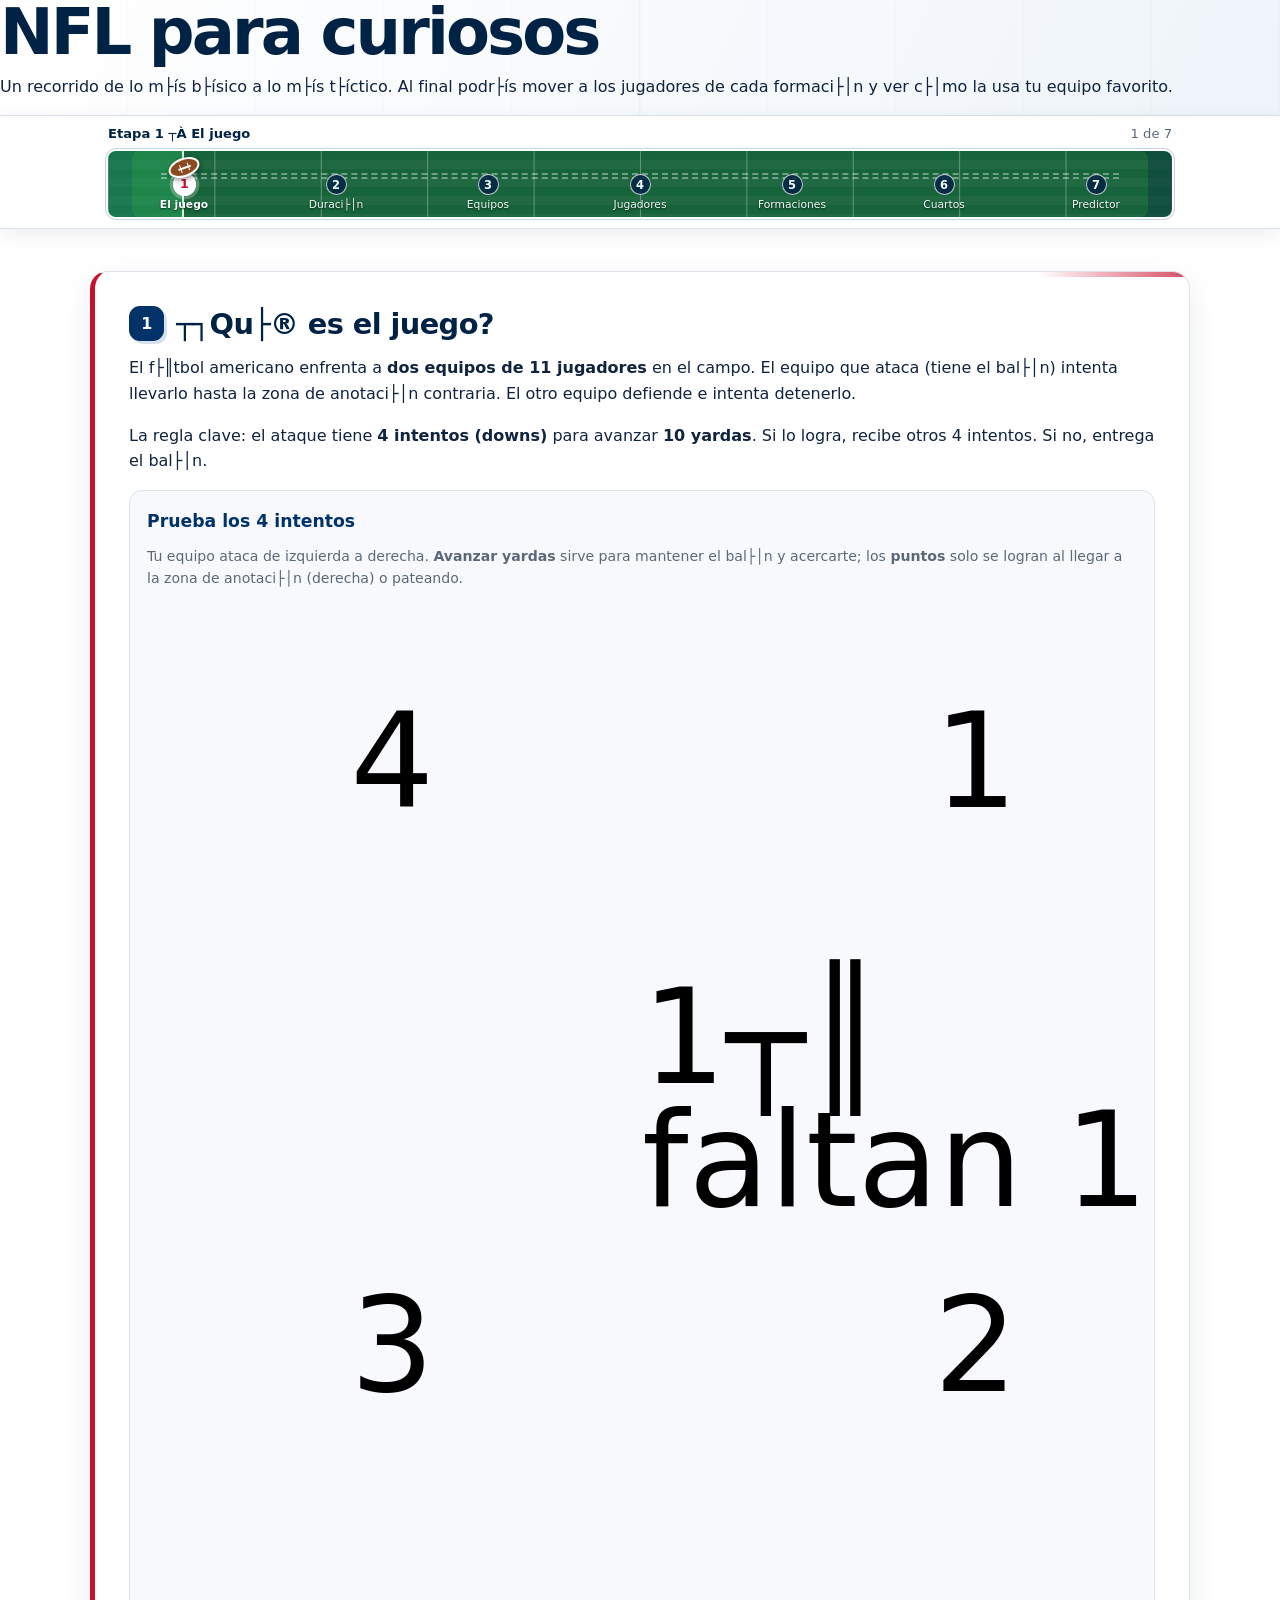
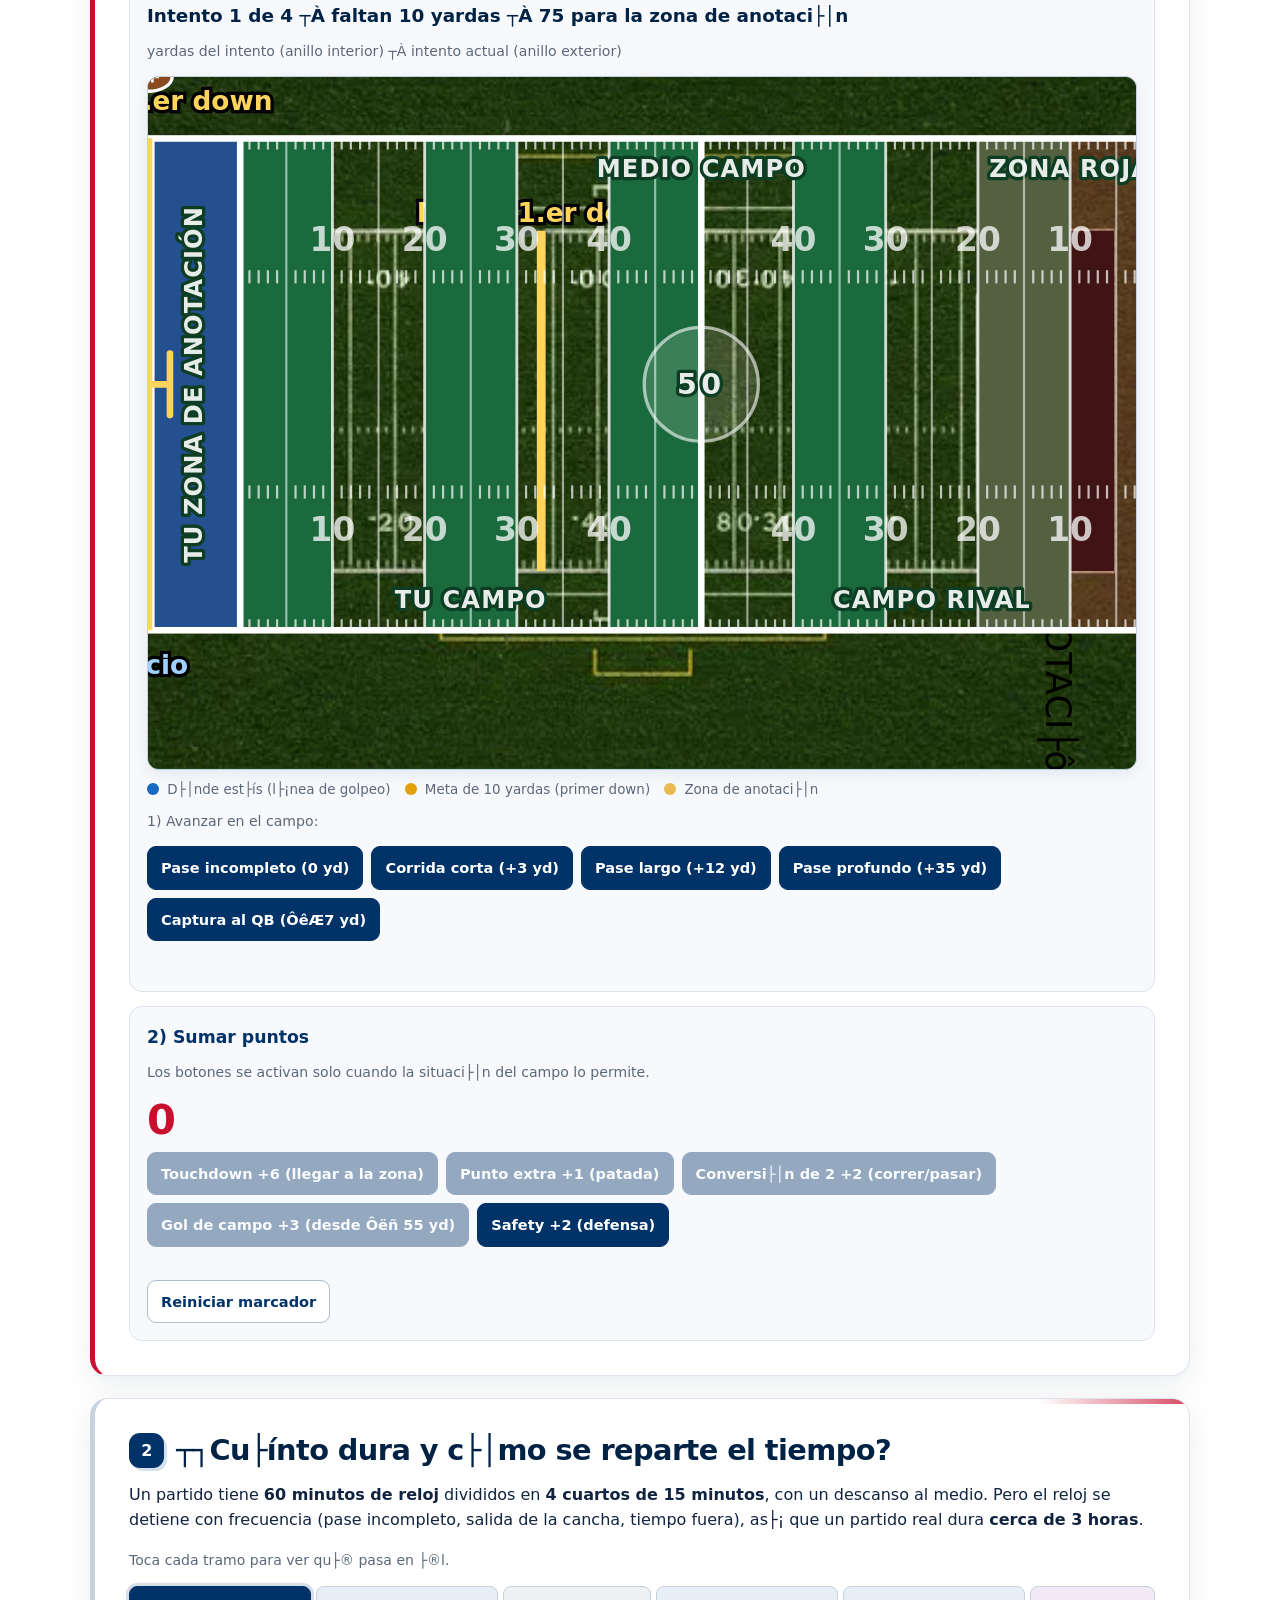
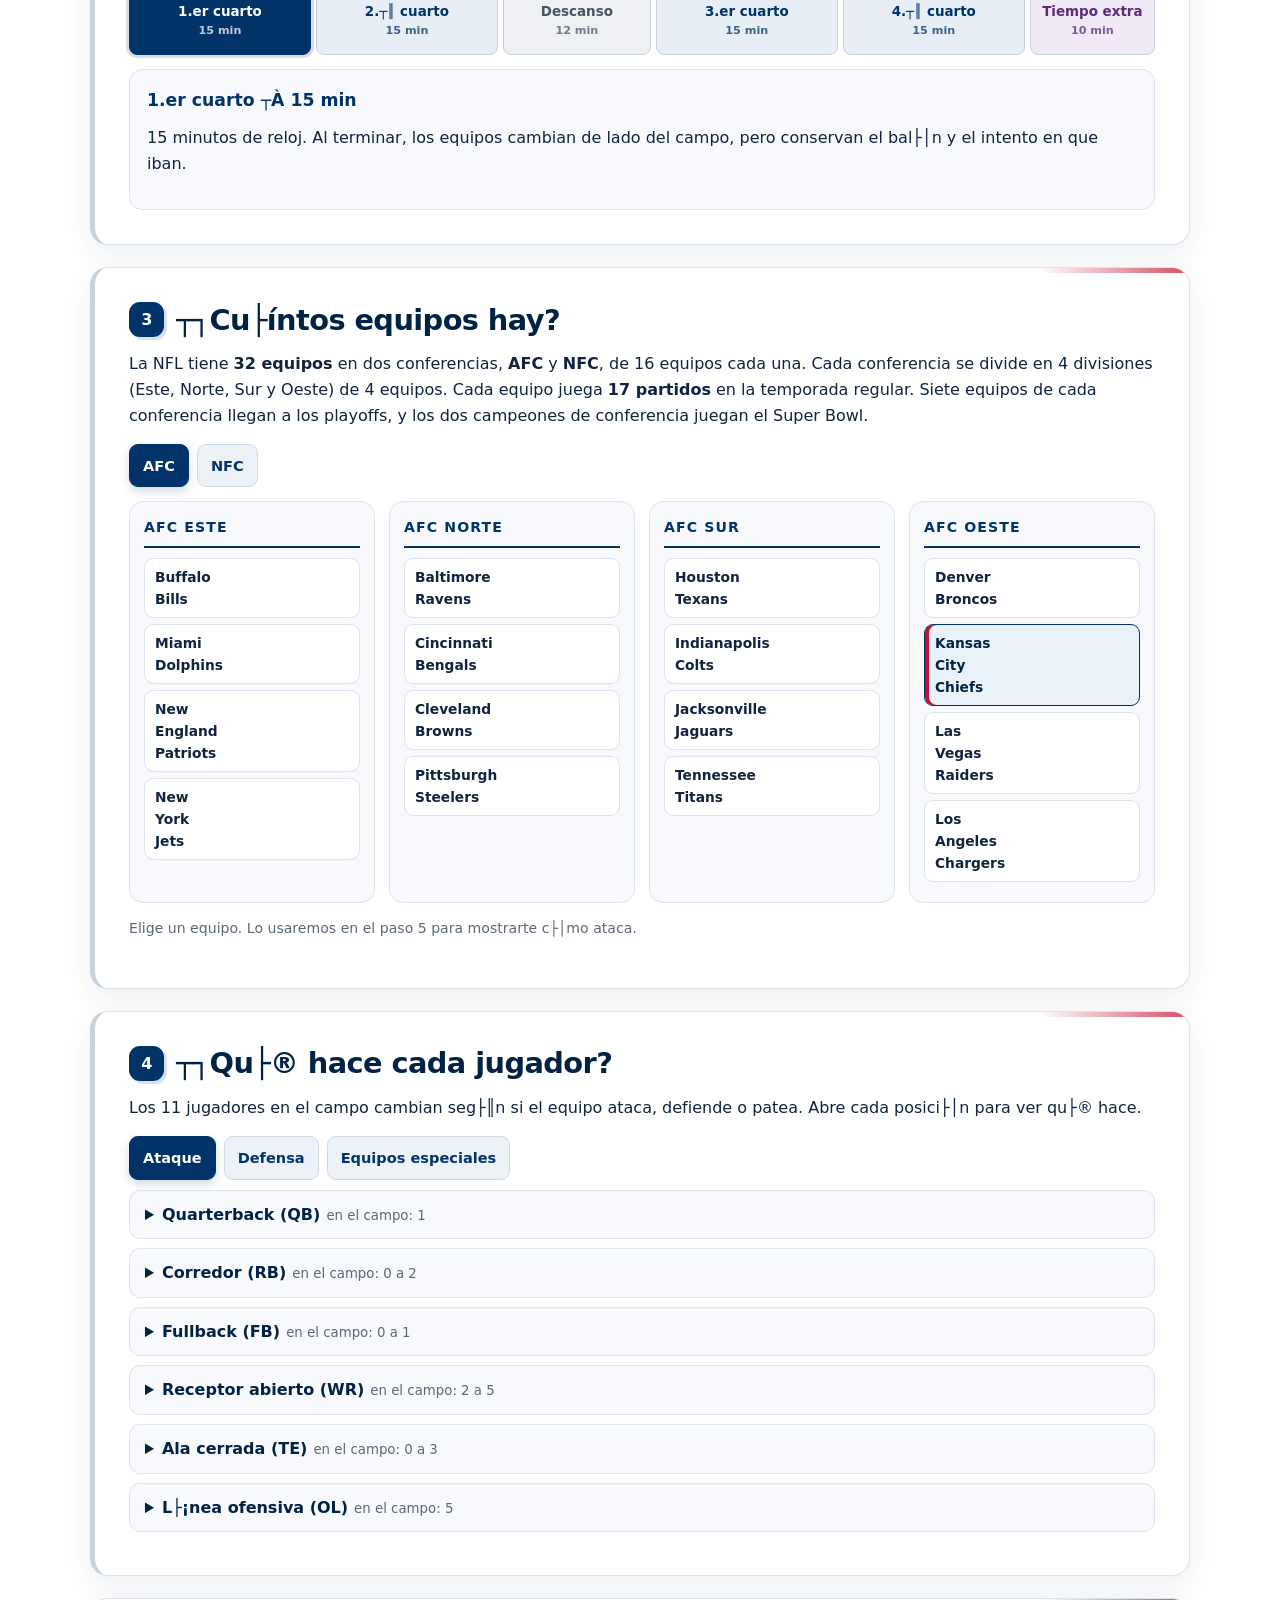
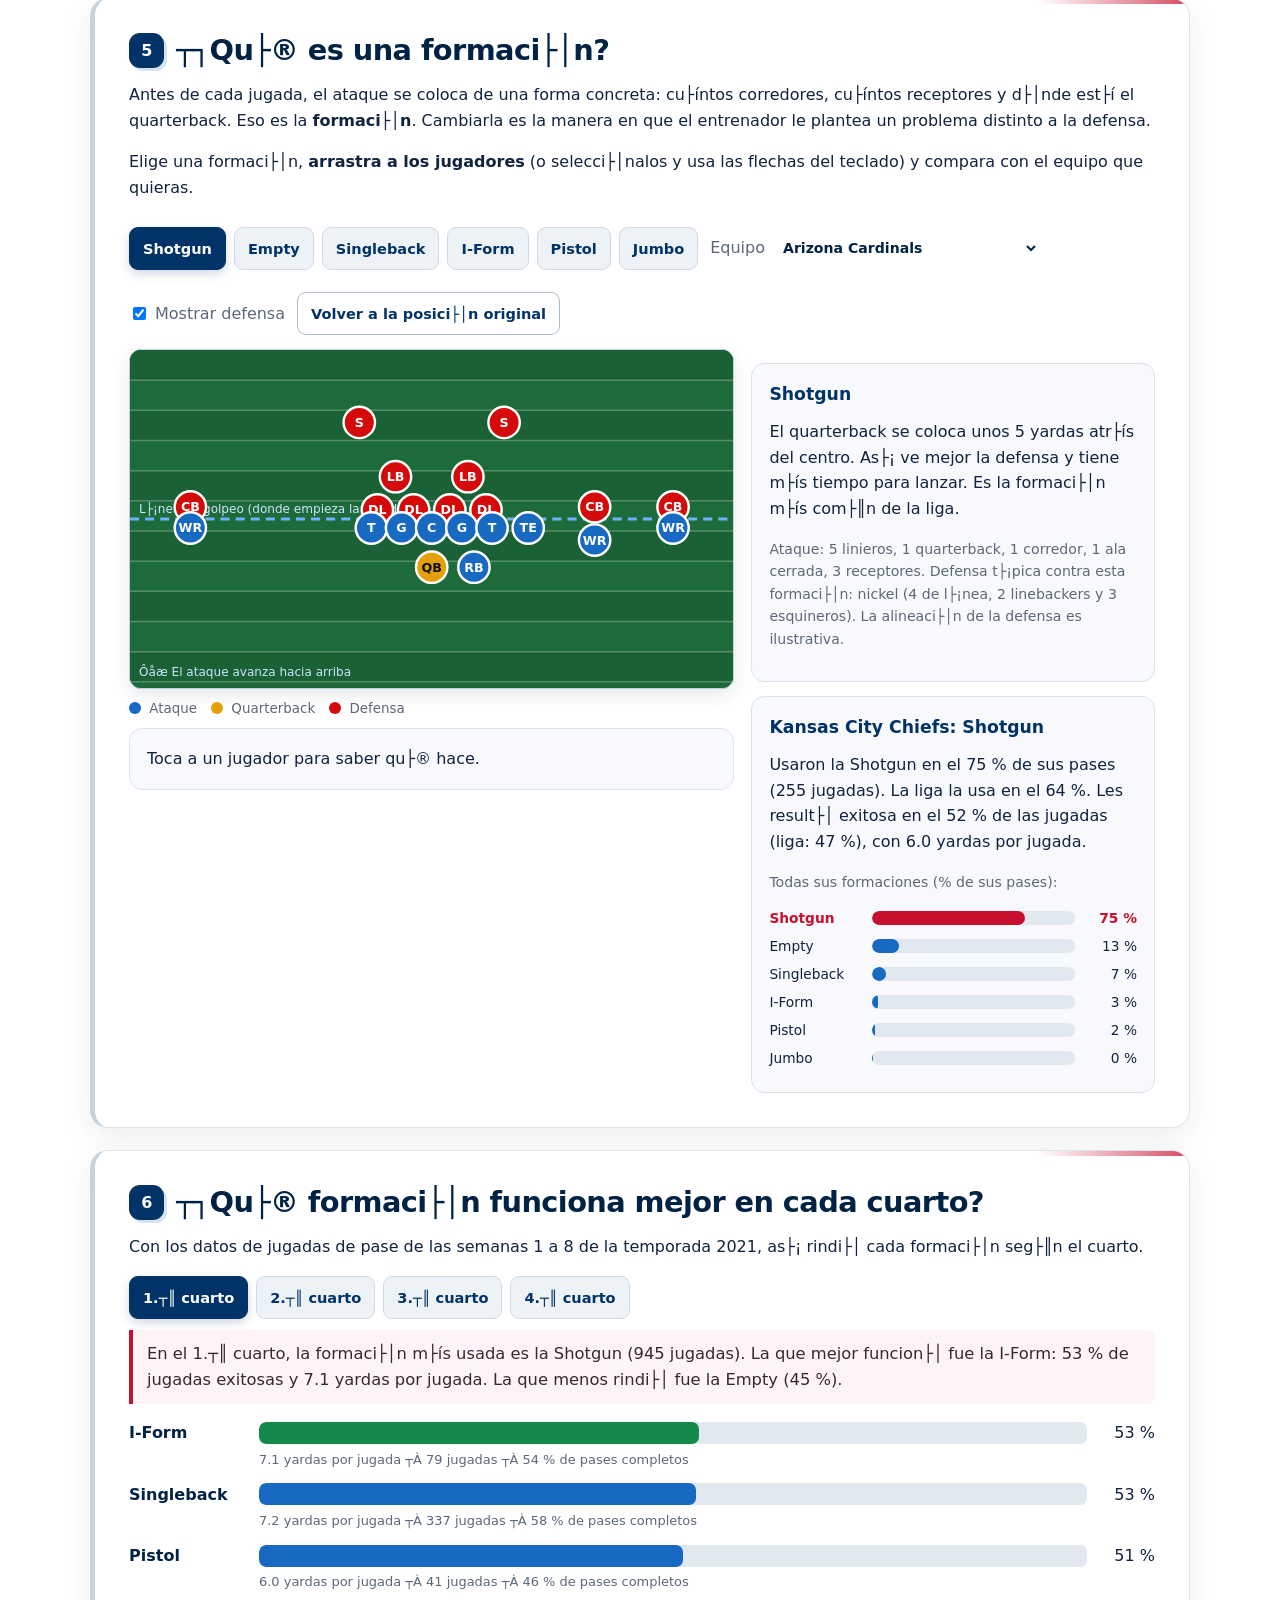
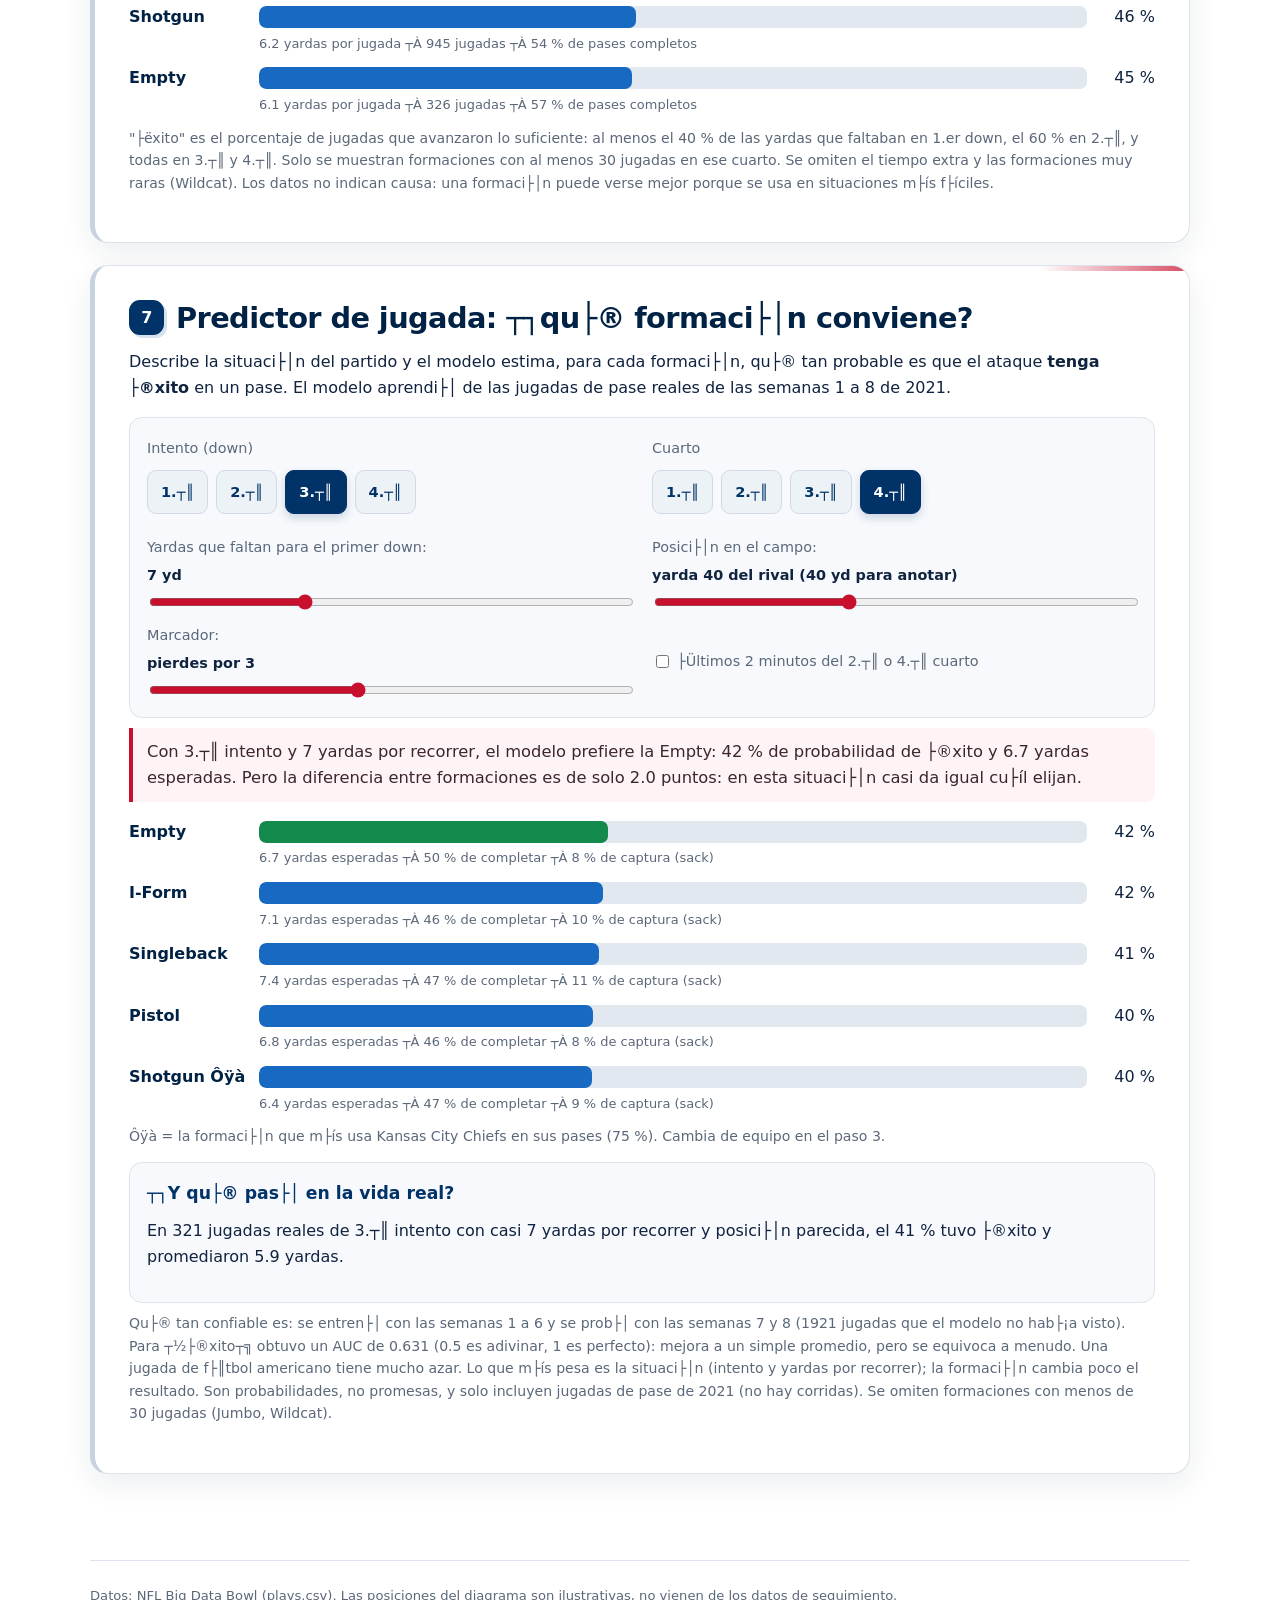
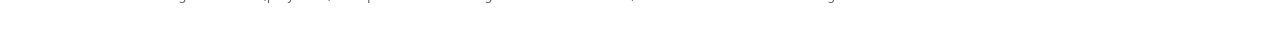
<file: web/_check_step4.html>
﻿<!DOCTYPE html>
<html lang="es"><head>
<meta charset="utf-8">
<meta name="viewport" content="width=device-width, initial-scale=1">
<title>NFL para curiosos: del juego a las formaciones</title>
<link rel="stylesheet" href="style.css">
</head>
<body>
<header class="hero">
  <h1>NFL para curiosos</h1>
  <p>Un recorrido de lo m├ís b├ísico a lo m├ís t├íctico. Al final podr├ís mover a los jugadores de cada formaci├│n y ver c├│mo la usa tu equipo favorito.</p>
</header>

<nav class="roadmap" aria-label="Progreso del recorrido">
  <div class="roadmap-inner">
    <div class="roadmap-status" aria-live="polite">
      <strong id="roadmapLabel">Etapa 1 ┬À El juego</strong>
      <span id="roadmapCount">1 de 7</span>
    </div>
    <div class="field-progress" style="--steps: 7;">
      <div id="bar" class="field-fill" role="progressbar" aria-label="Progreso del recorrido" aria-valuemin="1" aria-valuemax="7" aria-valuenow="1" aria-valuetext="Etapa 1 de 7: El juego" style="width: 7.14286%;"></div>
      <ol id="nav"><li><a href="#step-1" aria-label="Etapa 1: El juego" aria-current="step"><span class="n"><span>1</span></span><span class="stage-name">El juego</span></a></li><li><a href="#step-2" aria-label="Etapa 2: Duraci├│n"><span class="n"><span>2</span></span><span class="stage-name">Duraci├│n</span></a></li><li><a href="#step-3" aria-label="Etapa 3: Equipos"><span class="n"><span>3</span></span><span class="stage-name">Equipos</span></a></li><li><a href="#step-4" aria-label="Etapa 4: Jugadores"><span class="n"><span>4</span></span><span class="stage-name">Jugadores</span></a></li><li><a href="#step-5" aria-label="Etapa 5: Formaciones"><span class="n"><span>5</span></span><span class="stage-name">Formaciones</span></a></li><li><a href="#step-6" aria-label="Etapa 6: Cuartos"><span class="n"><span>6</span></span><span class="stage-name">Cuartos</span></a></li><li><a href="#step-7" aria-label="Etapa 7: Predictor"><span class="n"><span>7</span></span><span class="stage-name">Predictor</span></a></li></ol>
      <span id="progressBall" class="progress-ball" aria-hidden="true" style="left: 7.14286%;"><i></i></span>
    </div>
  </div>
</nav>

<main>
  <!-- 1 -->
  <section id="step-1" class="step visible" data-title="El juego">
    <h2><span class="num">1</span> ┬┐Qu├® es el juego?</h2>
    <p>El f├║tbol americano enfrenta a <strong>dos equipos de 11 jugadores</strong> en el campo. El equipo que ataca (tiene el bal├│n) intenta llevarlo hasta la zona de anotaci├│n contraria. El otro equipo defiende e intenta detenerlo.</p>
    <p>La regla clave: el ataque tiene <strong>4 intentos (downs)</strong> para avanzar <strong>10 yardas</strong>. Si lo logra, recibe otros 4 intentos. Si no, entrega el bal├│n.</p>

    <div class="widget drive">
      <h3>Prueba los 4 intentos</h3>
      <p class="note">Tu equipo ataca de izquierda a derecha. <strong>Avanzar yardas</strong> sirve para mantener el bal├│n y acercarte; los <strong>puntos</strong> solo se logran al llegar a la zona de anotaci├│n (derecha) o pateando.</p>
      <div class="driveTop">
        <svg id="downRing" viewBox="0 0 120 120" role="img" aria-label="Anillo de los 4 intentos"><circle cx="60" cy="60" r="50" fill="none" stroke-width="11" pathLength="100" stroke-dasharray="22 78" transform="rotate(-88.5 60 60)" class="seg cur"></circle><text x="95.35533905932738" y="24.64466094067263" class="segN">1</text><circle cx="60" cy="60" r="50" fill="none" stroke-width="11" pathLength="100" stroke-dasharray="22 78" transform="rotate(1.5 60 60)" class="seg "></circle><text x="95.35533905932738" y="95.35533905932738" class="segN">2</text><circle cx="60" cy="60" r="50" fill="none" stroke-width="11" pathLength="100" stroke-dasharray="22 78" transform="rotate(91.5 60 60)" class="seg "></circle><text x="24.64466094067263" y="95.35533905932738" class="segN">3</text><circle cx="60" cy="60" r="50" fill="none" stroke-width="11" pathLength="100" stroke-dasharray="22 78" transform="rotate(181.5 60 60)" class="seg "></circle><text x="24.644660940672615" y="24.64466094067263" class="segN">4</text><circle cx="60" cy="60" r="38" fill="none" stroke-width="5" class="inTrack"></circle><circle cx="60" cy="60" r="38" fill="none" stroke-width="5" pathLength="100" class="inFill" stroke-dasharray="0 100" transform="rotate(-90 60 60)"></circle><text x="60" y="58" class="cBig">1┬║</text><text x="60" y="73" class="cSmall">faltan 10 yd</text></svg>
        <div>
          <div class="status" id="downStatus" aria-live="polite">Intento 1 de 4 ┬À faltan 10 yardas ┬À 75 para la zona de anotaci├│n</div>
          <p class="note ringKey"><i class="k k1"></i> yardas del intento (anillo interior) ┬À <i class="k k2"></i> intento actual (anillo exterior)</p>
        </div>
      </div>
      <svg id="driveField" viewBox="0 0 450 315" role="img" aria-label="Campo de f├║tbol americano con el bal├│n y la l├¡nea para primer down"><image href="Resources/Imagenes/Campo.webp" x="0" y="0" width="450" height="315" preserveAspectRatio="none"></image><rect x="378" y="70" width="62" height="155" class="zoneR"></rect><text x="409" y="147.5" class="zoneT" transform="rotate(90 409 147.5)">ZONA DE ANOTACI├ôN</text><rect y="70" height="155" class="band" x="148.5" width="0"></rect><line y1="70" y2="225" class="scrLine" x1="148.5" x2="148.5"></line><line y1="70" y2="225" class="gainLine" x1="179.10000000000002" x2="179.10000000000002"></line><text y="66" class="lblY" x="179.10000000000002">META: 1.er down</text><text y="237" class="lblB" x="148.5">Inicio</text><g class="ball" style="transform: translate(148.5px, 147.5px);"><ellipse rx="9" ry="5.5"></ellipse><path d="M-4 0H4M-1.5 -2V2M1.5 -2V2" class="lace"></path></g><text class="pop" y="127.5"></text></svg>
      <div class="legend">
        <span><i class="dot off"></i> D├│nde est├ís (l├¡nea de golpeo)</span>
        <span><i class="dot qb"></i> Meta de 10 yardas (primer down)</span>
        <span><i class="dot zone"></i> Zona de anotaci├│n</span>
      </div>
      <p class="note">1) Avanzar en el campo:</p>
      <div class="btns" id="downBtns"><button>Pase incompleto (0 yd)</button><button>Corrida corta (+3 yd)</button><button>Pase largo (+12 yd)</button><button>Pase profundo (+35 yd)</button><button>Captura al QB (ÔêÆ7 yd)</button></div>
      <p id="downMsg" class="msg" aria-live="polite"></p>
    </div>

    <div class="widget">
      <h3>2) Sumar puntos</h3>
      <p class="note">Los botones se activan solo cuando la situaci├│n del campo lo permite.</p>
      <div class="score" id="scoreTotal" aria-live="polite">0</div>
      <div class="btns" id="scoreBtns"><button disabled="">Touchdown +6 (llegar a la zona)</button><button disabled="">Punto extra +1 (patada)</button><button disabled="">Conversi├│n de 2 +2 (correr/pasar)</button><button disabled="" title="Muy lejos (92 yd): el pateador no llega">Gol de campo +3 (desde Ôëñ 55 yd)</button><button>Safety +2 (defensa)</button></div>
      <p id="scoreMsg" class="msg" aria-live="polite"></p>
      <button class="ghost" id="scoreReset">Reiniciar marcador</button>
    </div>
  </section>

  <!-- 2 y 3 -->
  <section id="step-2" class="step" data-title="Duraci├│n">
    <h2><span class="num">2</span> ┬┐Cu├ínto dura y c├│mo se reparte el tiempo?</h2>
    <p>Un partido tiene <strong>60 minutos de reloj</strong> divididos en <strong>4 cuartos de 15 minutos</strong>, con un descanso al medio. Pero el reloj se detiene con frecuencia (pase incompleto, salida de la cancha, tiempo fuera), as├¡ que un partido real dura <strong>cerca de 3 horas</strong>.</p>
    <p class="note">Toca cada tramo para ver qu├® pasa en ├®l.</p>
    <div class="timeline" id="timeline" role="group" aria-label="Distribuci├│n del tiempo"><button class="" data-key="q1" aria-pressed="true" style="flex:15">1.er cuarto<small>15 min</small></button><button class="" data-key="q2" aria-pressed="false" style="flex:15">2.┬║ cuarto<small>15 min</small></button><button class="half" data-key="ht" aria-pressed="false" style="flex:12">Descanso<small>12 min</small></button><button class="" data-key="q3" aria-pressed="false" style="flex:15">3.er cuarto<small>15 min</small></button><button class="" data-key="q4" aria-pressed="false" style="flex:15">4.┬║ cuarto<small>15 min</small></button><button class="ot" data-key="ot" aria-pressed="false" style="flex:10">Tiempo extra<small>10 min</small></button></div>
    <div class="widget" id="timeInfo" aria-live="polite"><h3>1.er cuarto ┬À 15 min</h3><p>15 minutos de reloj. Al terminar, los equipos cambian de lado del campo, pero conservan el bal├│n y el intento en que iban.</p></div>
  </section>

  <!-- 4 -->
  <section id="step-3" class="step" data-title="Equipos">
    <h2><span class="num">3</span> ┬┐Cu├íntos equipos hay?</h2>
    <p>La NFL tiene <strong>32 equipos</strong> en dos conferencias, <strong>AFC</strong> y <strong>NFC</strong>, de 16 equipos cada una. Cada conferencia se divide en 4 divisiones (Este, Norte, Sur y Oeste) de 4 equipos. Cada equipo juega <strong>17 partidos</strong> en la temporada regular. Siete equipos de cada conferencia llegan a los playoffs, y los dos campeones de conferencia juegan el Super Bowl.</p>
    <div class="tabs" id="confTabs" role="group" aria-label="Conferencia"><button aria-pressed="true">AFC</button><button aria-pressed="false">NFC</button></div>
    <div class="divisions" id="divisions"><div class="division"><h3>AFC Este</h3><button class="chip" aria-pressed="false">Buffalo Bills</button><button class="chip" aria-pressed="false">Miami Dolphins</button><button class="chip" aria-pressed="false">New England Patriots</button><button class="chip" aria-pressed="false">New York Jets</button></div><div class="division"><h3>AFC Norte</h3><button class="chip" aria-pressed="false">Baltimore Ravens</button><button class="chip" aria-pressed="false">Cincinnati Bengals</button><button class="chip" aria-pressed="false">Cleveland Browns</button><button class="chip" aria-pressed="false">Pittsburgh Steelers</button></div><div class="division"><h3>AFC Sur</h3><button class="chip" aria-pressed="false">Houston Texans</button><button class="chip" aria-pressed="false">Indianapolis Colts</button><button class="chip" aria-pressed="false">Jacksonville Jaguars</button><button class="chip" aria-pressed="false">Tennessee Titans</button></div><div class="division"><h3>AFC Oeste</h3><button class="chip" aria-pressed="false">Denver Broncos</button><button class="chip" aria-pressed="true">Kansas City Chiefs</button><button class="chip" aria-pressed="false">Las Vegas Raiders</button><button class="chip" aria-pressed="false">Los Angeles Chargers</button></div></div>
    <p class="note">Elige un equipo. Lo usaremos en el paso 5 para mostrarte c├│mo ataca.</p>
  </section>

  <!-- 5 -->
  <section id="step-4" class="step" data-title="Jugadores">
    <h2><span class="num">4</span> ┬┐Qu├® hace cada jugador?</h2>
    <p>Los 11 jugadores en el campo cambian seg├║n si el equipo ataca, defiende o patea. Abre cada posici├│n para ver qu├® hace.</p>
    <div class="tabs" id="roleTabs" role="group" aria-label="Unidad"><button aria-pressed="true">Ataque</button><button aria-pressed="false">Defensa</button><button aria-pressed="false">Equipos especiales</button></div>
    <div id="roleList" class="roles"><details><summary>Quarterback (QB)<small>en el campo: 1</small></summary><p>El l├¡der del ataque. Recibe el bal├│n del centro y decide si lo lanza, lo entrega a un corredor o corre con ├®l. Es la posici├│n m├ís famosa.</p></details><details><summary>Corredor (RB)<small>en el campo: 0 a 2</small></summary><p>Recibe el bal├│n del quarterback para correr con ├®l. Tambi├®n bloquea y a veces recibe pases cortos.</p></details><details><summary>Fullback (FB)<small>en el campo: 0 a 1</small></summary><p>Un corredor grande cuyo trabajo principal es bloquear para abrirle camino al corredor principal.</p></details><details><summary>Receptor abierto (WR)<small>en el campo: 2 a 5</small></summary><p>Se coloca cerca de las bandas y corre rutas para recibir pases. Suelen ser los m├ís r├ípidos del equipo.</p></details><details><summary>Ala cerrada (TE)<small>en el campo: 0 a 3</small></summary><p>H├¡brido: bloquea como un liniero y tambi├®n corre rutas para recibir pases. Se coloca pegado a la l├¡nea ofensiva.</p></details><details><summary>L├¡nea ofensiva (OL)<small>en el campo: 5</small></summary><p>Cinco jugadores grandes: un centro (C), que pasa el bal├│n, dos guardias (G) y dos tackles (T). Protegen al quarterback y abren espacios para correr. Casi nunca tocan el bal├│n.</p></details></div>
  </section>

  <!-- 6 -->
  <section id="step-5" class="step" data-title="Formaciones">
    <h2><span class="num">5</span> ┬┐Qu├® es una formaci├│n?</h2>
    <p>Antes de cada jugada, el ataque se coloca de una forma concreta: cu├íntos corredores, cu├íntos receptores y d├│nde est├í el quarterback. Eso es la <strong>formaci├│n</strong>. Cambiarla es la manera en que el entrenador le plantea un problema distinto a la defensa.</p>
    <p>Elige una formaci├│n, <strong>arrastra a los jugadores</strong> (o selecci├│nalos y usa las flechas del teclado) y compara con el equipo que quieras.</p>

    <div class="controls">
      <div class="tabs" id="formTabs" role="group" aria-label="Formaci├│n"><button aria-pressed="true">Shotgun</button><button aria-pressed="false">Empty</button><button aria-pressed="false">Singleback</button><button aria-pressed="false">I-Form</button><button aria-pressed="false">Pistol</button><button aria-pressed="false">Jumbo</button></div>
      <label>Equipo
        <select id="teamSelect"><option value="ARI">Arizona Cardinals</option><option value="ATL">Atlanta Falcons</option><option value="BAL">Baltimore Ravens</option><option value="BUF">Buffalo Bills</option><option value="CAR">Carolina Panthers</option><option value="CHI">Chicago Bears</option><option value="CIN">Cincinnati Bengals</option><option value="CLE">Cleveland Browns</option><option value="DAL">Dallas Cowboys</option><option value="DEN">Denver Broncos</option><option value="DET">Detroit Lions</option><option value="GB">Green Bay Packers</option><option value="HOU">Houston Texans</option><option value="IND">Indianapolis Colts</option><option value="JAX">Jacksonville Jaguars</option><option value="KC">Kansas City Chiefs</option><option value="LV">Las Vegas Raiders</option><option value="LAC">Los Angeles Chargers</option><option value="LA">Los Angeles Rams</option><option value="MIA">Miami Dolphins</option><option value="MIN">Minnesota Vikings</option><option value="NE">New England Patriots</option><option value="NO">New Orleans Saints</option><option value="NYG">New York Giants</option><option value="NYJ">New York Jets</option><option value="PHI">Philadelphia Eagles</option><option value="PIT">Pittsburgh Steelers</option><option value="SF">San Francisco 49ers</option><option value="SEA">Seattle Seahawks</option><option value="TB">Tampa Bay Buccaneers</option><option value="TEN">Tennessee Titans</option><option value="WAS">Washington Football Team</option></select>
      </label>
      <label class="check"><input type="checkbox" id="showDef" checked=""> Mostrar defensa</label>
      <button class="ghost" id="resetPos">Volver a la posici├│n original</button>
    </div>

    <div class="lab">
      <div>
        <svg id="field" viewBox="0 0 100 56" role="img" aria-label="Campo con jugadores de ataque (azul) y defensa (rojo) que se pueden mover" class="ready"><rect x="0" y="0" width="100" height="56" fill="#1d6b3a"></rect><rect x="0" y="0" width="100" height="5" fill="#1a6235"></rect><rect x="0" y="10" width="100" height="5" fill="#1a6235"></rect><rect x="0" y="20" width="100" height="5" fill="#1a6235"></rect><rect x="0" y="30" width="100" height="5" fill="#1a6235"></rect><rect x="0" y="40" width="100" height="5" fill="#1a6235"></rect><rect x="0" y="50" width="100" height="5" fill="#1a6235"></rect><line x1="0" x2="100" y1="5" y2="5" stroke="#fff" stroke-opacity=".25" stroke-width=".25"></line><line x1="0" x2="100" y1="10" y2="10" stroke="#fff" stroke-opacity=".25" stroke-width=".25"></line><line x1="0" x2="100" y1="15" y2="15" stroke="#fff" stroke-opacity=".25" stroke-width=".25"></line><line x1="0" x2="100" y1="20" y2="20" stroke="#fff" stroke-opacity=".25" stroke-width=".25"></line><line x1="0" x2="100" y1="25" y2="25" stroke="#fff" stroke-opacity=".25" stroke-width=".25"></line><line x1="0" x2="100" y1="30" y2="30" stroke="#fff" stroke-opacity=".25" stroke-width=".25"></line><line x1="0" x2="100" y1="35" y2="35" stroke="#fff" stroke-opacity=".25" stroke-width=".25"></line><line x1="0" x2="100" y1="40" y2="40" stroke="#fff" stroke-opacity=".25" stroke-width=".25"></line><line x1="0" x2="100" y1="45" y2="45" stroke="#fff" stroke-opacity=".25" stroke-width=".25"></line><line x1="0" x2="100" y1="50" y2="50" stroke="#fff" stroke-opacity=".25" stroke-width=".25"></line><line x1="0" x2="100" y1="55" y2="55" stroke="#fff" stroke-opacity=".25" stroke-width=".25"></line><line x1="0" x2="100" y1="28" y2="28" stroke="#6fb1ff" stroke-width=".5" stroke-dasharray="1.5 1"></line><text x="1.5" y="27" fill="#cfe3ff" font-size="2" text-anchor="start">L├¡nea de golpeo (donde empieza la jugada)</text><text x="1.5" y="54" fill="#cfe3ff" font-size="2" text-anchor="start">Ôåæ El ataque avanza hacia arriba</text><g id="defG"><g class="player def" tabindex="0" role="button" aria-label="L├¡nea defensiva (DL). Usa las flechas para moverlo." style="transform: translate(41px, 26.5px);"><circle r="2.6"></circle><text>DL</text></g><g class="player def" tabindex="0" role="button" aria-label="L├¡nea defensiva (DL). Usa las flechas para moverlo." style="transform: translate(47px, 26.5px);"><circle r="2.6"></circle><text>DL</text></g><g class="player def" tabindex="0" role="button" aria-label="L├¡nea defensiva (DL). Usa las flechas para moverlo." style="transform: translate(53px, 26.5px);"><circle r="2.6"></circle><text>DL</text></g><g class="player def" tabindex="0" role="button" aria-label="L├¡nea defensiva (DL). Usa las flechas para moverlo." style="transform: translate(59px, 26.5px);"><circle r="2.6"></circle><text>DL</text></g><g class="player def" tabindex="0" role="button" aria-label="Linebacker (LB). Usa las flechas para moverlo." style="transform: translate(44px, 21px);"><circle r="2.6"></circle><text>LB</text></g><g class="player def" tabindex="0" role="button" aria-label="Linebacker (LB). Usa las flechas para moverlo." style="transform: translate(56px, 21px);"><circle r="2.6"></circle><text>LB</text></g><g class="player def" tabindex="0" role="button" aria-label="Esquinero (CB). Usa las flechas para moverlo." style="transform: translate(10px, 26px);"><circle r="2.6"></circle><text>CB</text></g><g class="player def" tabindex="0" role="button" aria-label="Esquinero (CB). Usa las flechas para moverlo." style="transform: translate(90px, 26px);"><circle r="2.6"></circle><text>CB</text></g><g class="player def" tabindex="0" role="button" aria-label="Esquinero (CB). Usa las flechas para moverlo." style="transform: translate(77px, 26px);"><circle r="2.6"></circle><text>CB</text></g><g class="player def" tabindex="0" role="button" aria-label="Safety (S). Usa las flechas para moverlo." style="transform: translate(38px, 12px);"><circle r="2.6"></circle><text>S</text></g><g class="player def" tabindex="0" role="button" aria-label="Safety (S). Usa las flechas para moverlo." style="transform: translate(62px, 12px);"><circle r="2.6"></circle><text>S</text></g></g><g id="offG"><g class="player off" tabindex="0" role="button" aria-label="L├¡nea ofensiva (OL). Usa las flechas para moverlo." style="transform: translate(40px, 29.5px);"><circle r="2.6"></circle><text>T</text></g><g class="player off" tabindex="0" role="button" aria-label="L├¡nea ofensiva (OL). Usa las flechas para moverlo." style="transform: translate(45px, 29.5px);"><circle r="2.6"></circle><text>G</text></g><g class="player off" tabindex="0" role="button" aria-label="L├¡nea ofensiva (OL). Usa las flechas para moverlo." style="transform: translate(50px, 29.5px);"><circle r="2.6"></circle><text>C</text></g><g class="player off" tabindex="0" role="button" aria-label="L├¡nea ofensiva (OL). Usa las flechas para moverlo." style="transform: translate(55px, 29.5px);"><circle r="2.6"></circle><text>G</text></g><g class="player off" tabindex="0" role="button" aria-label="L├¡nea ofensiva (OL). Usa las flechas para moverlo." style="transform: translate(60px, 29.5px);"><circle r="2.6"></circle><text>T</text></g><g class="player off qb" tabindex="0" role="button" aria-label="Quarterback (QB). Usa las flechas para moverlo." style="transform: translate(50px, 36px);"><circle r="2.6"></circle><text>QB</text></g><g class="player off" tabindex="0" role="button" aria-label="Corredor (RB). Usa las flechas para moverlo." style="transform: translate(57px, 36px);"><circle r="2.6"></circle><text>RB</text></g><g class="player off" tabindex="0" role="button" aria-label="Ala cerrada (TE). Usa las flechas para moverlo." style="transform: translate(66px, 29.5px);"><circle r="2.6"></circle><text>TE</text></g><g class="player off" tabindex="0" role="button" aria-label="Receptor abierto (WR). Usa las flechas para moverlo." style="transform: translate(10px, 29.5px);"><circle r="2.6"></circle><text>WR</text></g><g class="player off" tabindex="0" role="button" aria-label="Receptor abierto (WR). Usa las flechas para moverlo." style="transform: translate(90px, 29.5px);"><circle r="2.6"></circle><text>WR</text></g><g class="player off" tabindex="0" role="button" aria-label="Receptor abierto (WR). Usa las flechas para moverlo." style="transform: translate(77px, 31.5px);"><circle r="2.6"></circle><text>WR</text></g></g></svg>
        <div class="legend">
          <span><i class="dot off"></i> Ataque</span>
          <span><i class="dot qb"></i> Quarterback</span>
          <span><i class="dot def"></i> Defensa</span>
        </div>
        <p class="widget playerInfo" id="playerInfo" aria-live="polite">Toca a un jugador para saber qu├® hace.</p>
      </div>
      <div>
        <div class="widget" id="formInfo"><h3>Shotgun</h3><p>El quarterback se coloca unos 5 yardas atr├ís del centro. As├¡ ve mejor la defensa y tiene m├ís tiempo para lanzar. Es la formaci├│n m├ís com├║n de la liga.</p><p class="note">Ataque: 5 linieros, 1 quarterback, 1 corredor, 1 ala cerrada, 3 receptores. Defensa t├¡pica contra esta formaci├│n: nickel (4 de l├¡nea, 2 linebackers y 3 esquineros). La alineaci├│n de la defensa es ilustrativa.</p></div>
        <div class="widget" id="teamInfo"><h3>Kansas City Chiefs: Shotgun</h3><p>Usaron la Shotgun en el 75 % de sus pases (255 jugadas). La liga la usa en el 64 %. Les result├│ exitosa en el 52 % de las jugadas (liga: 47 %), con 6.0 yardas por jugada.</p><div class="bars"><p class="note">Todas sus formaciones (% de sus pases):</p><div class="row cur"><span>Shotgun</span><div class="track"><div class="fill" style="width:75.2%"></div></div><span class="val">75 %</span></div><div class="row"><span>Empty</span><div class="track"><div class="fill" style="width:13.3%"></div></div><span class="val">13 %</span></div><div class="row"><span>Singleback</span><div class="track"><div class="fill" style="width:6.8%"></div></div><span class="val">7 %</span></div><div class="row"><span>I-Form</span><div class="track"><div class="fill" style="width:2.9%"></div></div><span class="val">3 %</span></div><div class="row"><span>Pistol</span><div class="track"><div class="fill" style="width:1.5%"></div></div><span class="val">2 %</span></div><div class="row"><span>Jumbo</span><div class="track"><div class="fill" style="width:0.3%"></div></div><span class="val">0 %</span></div></div></div>
      </div>
    </div>
  </section>

  <!-- 7 -->
  <section id="step-6" class="step" data-title="Cuartos">
    <h2><span class="num">6</span> ┬┐Qu├® formaci├│n funciona mejor en cada cuarto?</h2>
    <p>Con los datos de jugadas de pase de las semanas 1 a 8 de la temporada 2021, as├¡ rindi├│ cada formaci├│n seg├║n el cuarto.</p>
    <div class="tabs" id="qTabs" role="group" aria-label="Cuarto"><button aria-pressed="true">1.┬║ cuarto</button><button aria-pressed="false">2.┬║ cuarto</button><button aria-pressed="false">3.┬║ cuarto</button><button aria-pressed="false">4.┬║ cuarto</button></div>
    <p class="talk" id="talk">En el 1.┬║ cuarto, la formaci├│n m├ís usada es la Shotgun (945 jugadas). La que mejor funcion├│ fue la I-Form: 53 % de jugadas exitosas y 7.1 yardas por jugada. La que menos rindi├│ fue la Empty (45 %).</p>
    <div id="chart"><div class="crow best"><div class="name">I-Form</div><div class="track" style="height:22px"><div class="fill" style="width:53.2%"></div></div><div class="val">53 %</div><div class="meta">7.1 yardas por jugada ┬À 79 jugadas ┬À 54 % de pases completos</div></div><div class="crow"><div class="name">Singleback</div><div class="track" style="height:22px"><div class="fill" style="width:52.8%"></div></div><div class="val">53 %</div><div class="meta">7.2 yardas por jugada ┬À 337 jugadas ┬À 58 % de pases completos</div></div><div class="crow"><div class="name">Pistol</div><div class="track" style="height:22px"><div class="fill" style="width:51.2%"></div></div><div class="val">51 %</div><div class="meta">6.0 yardas por jugada ┬À 41 jugadas ┬À 46 % de pases completos</div></div><div class="crow"><div class="name">Shotgun</div><div class="track" style="height:22px"><div class="fill" style="width:45.5%"></div></div><div class="val">46 %</div><div class="meta">6.2 yardas por jugada ┬À 945 jugadas ┬À 54 % de pases completos</div></div><div class="crow"><div class="name">Empty</div><div class="track" style="height:22px"><div class="fill" style="width:45.1%"></div></div><div class="val">45 %</div><div class="meta">6.1 yardas por jugada ┬À 326 jugadas ┬À 57 % de pases completos</div></div></div>
    <p class="note">
      "├ëxito" es el porcentaje de jugadas que avanzaron lo suficiente: al menos el 40 % de las yardas que faltaban en 1.er down, el 60 % en 2.┬║, y todas en 3.┬║ y 4.┬║.
      Solo se muestran formaciones con al menos <span id="min">30</span> jugadas en ese cuarto. Se omiten el tiempo extra y las formaciones muy raras (Wildcat).
      Los datos no indican causa: una formaci├│n puede verse mejor porque se usa en situaciones m├ís f├íciles.
    </p>
  </section>

  <!-- 8 -->
  <section id="step-7" class="step" data-title="Predictor">
    <h2><span class="num">7</span> Predictor de jugada: ┬┐qu├® formaci├│n conviene?</h2>
    <p>Describe la situaci├│n del partido y el modelo estima, para cada formaci├│n, qu├® tan probable es que el ataque <strong>tenga ├®xito</strong> en un pase. El modelo aprendi├│ de las jugadas de pase reales de las semanas 1 a 8 de 2021.</p>
    <div class="widget predictor">
      <div class="pgrid">
        <div><span class="plabel">Intento (down)</span><div class="tabs" id="pDown" role="group" aria-label="Intento"><button aria-pressed="false">1.┬║</button><button aria-pressed="false">2.┬║</button><button aria-pressed="true">3.┬║</button><button aria-pressed="false">4.┬║</button></div></div>
        <div><span class="plabel">Cuarto</span><div class="tabs" id="pQ" role="group" aria-label="Cuarto"><button aria-pressed="false">1.┬║</button><button aria-pressed="false">2.┬║</button><button aria-pressed="false">3.┬║</button><button aria-pressed="true">4.┬║</button></div></div>
        <label>Yardas que faltan para el primer down: <b id="pToGoV">7 yd</b>
          <input type="range" id="pToGo" min="1" max="20" value="7"></label>
        <label>Posici├│n en el campo: <b id="pGoalV">yarda 40 del rival (40 yd para anotar)</b>
          <input type="range" id="pGoal" min="1" max="99" value="40"></label>
        <label>Marcador: <b id="pDiffV">pierdes por 3</b>
          <input type="range" id="pDiff" min="-21" max="21" value="-3"></label>
        <label class="check"><input type="checkbox" id="pLate"> ├Ültimos 2 minutos del 2.┬║ o 4.┬║ cuarto</label>
      </div>
    </div>
    <p class="talk" id="pTalk">Con 3.┬║ intento y 7 yardas por recorrer, el modelo prefiere la Empty: 42 % de probabilidad de ├®xito y 6.7 yardas esperadas. Pero la diferencia entre formaciones es de solo 2.0 puntos: en esta situaci├│n casi da igual cu├íl elijan.</p>
    <div id="pOut"><div class="crow best"><div class="name">Empty</div><div class="track" style="height:22px"><div class="fill" style="width:42.2%"></div></div><div class="val">42 %</div><div class="meta">6.7 yardas esperadas ┬À 50 % de completar ┬À 8 % de captura (sack)</div></div><div class="crow"><div class="name">I-Form</div><div class="track" style="height:22px"><div class="fill" style="width:41.6%"></div></div><div class="val">42 %</div><div class="meta">7.1 yardas esperadas ┬À 46 % de completar ┬À 10 % de captura (sack)</div></div><div class="crow"><div class="name">Singleback</div><div class="track" style="height:22px"><div class="fill" style="width:41.1%"></div></div><div class="val">41 %</div><div class="meta">7.4 yardas esperadas ┬À 47 % de completar ┬À 11 % de captura (sack)</div></div><div class="crow"><div class="name">Pistol</div><div class="track" style="height:22px"><div class="fill" style="width:40.3%"></div></div><div class="val">40 %</div><div class="meta">6.8 yardas esperadas ┬À 46 % de completar ┬À 8 % de captura (sack)</div></div><div class="crow"><div class="name">Shotgun Ôÿà</div><div class="track" style="height:22px"><div class="fill" style="width:40.2%"></div></div><div class="val">40 %</div><div class="meta">6.4 yardas esperadas ┬À 47 % de completar ┬À 9 % de captura (sack)</div></div><p class="note">Ôÿà = la formaci├│n que m├ís usa Kansas City Chiefs en sus pases (75 %). Cambia de equipo en el paso 3.</p></div>
    <div class="widget" id="pNear"><h3>┬┐Y qu├® pas├│ en la vida real?</h3><p>En 321 jugadas reales de 3.┬║ intento con casi 7 yardas por recorrer y posici├│n parecida, el 41 % tuvo ├®xito y promediaron 5.9 yardas. </p></div>
    <p class="note" id="pNote">Qu├® tan confiable es: se entren├│ con las semanas 1 a 6 y se prob├│ con las semanas 7 y 8 (1921 jugadas que el modelo no hab├¡a visto). Para ┬½├®xito┬╗ obtuvo un AUC de 0.631 (0.5 es adivinar, 1 es perfecto): mejora a un simple promedio, pero se equivoca a menudo. Una jugada de f├║tbol americano tiene mucho azar. Lo que m├ís pesa es la situaci├│n (intento y yardas por recorrer); la formaci├│n cambia poco el resultado. Son probabilidades, no promesas, y solo incluyen jugadas de pase de 2021 (no hay corridas). Se omiten formaciones con menos de 30 jugadas (Jumbo, Wildcat).</p>
  </section>
</main>

<footer>Datos: NFL Big Data Bowl (plays.csv). Las posiciones del diagrama son ilustrativas, no vienen de los datos de seguimiento.</footer>

<script src="data.js"></script>
<script src="model.js"></script>
<script src="app.js"></script>


</body></html>
</file>
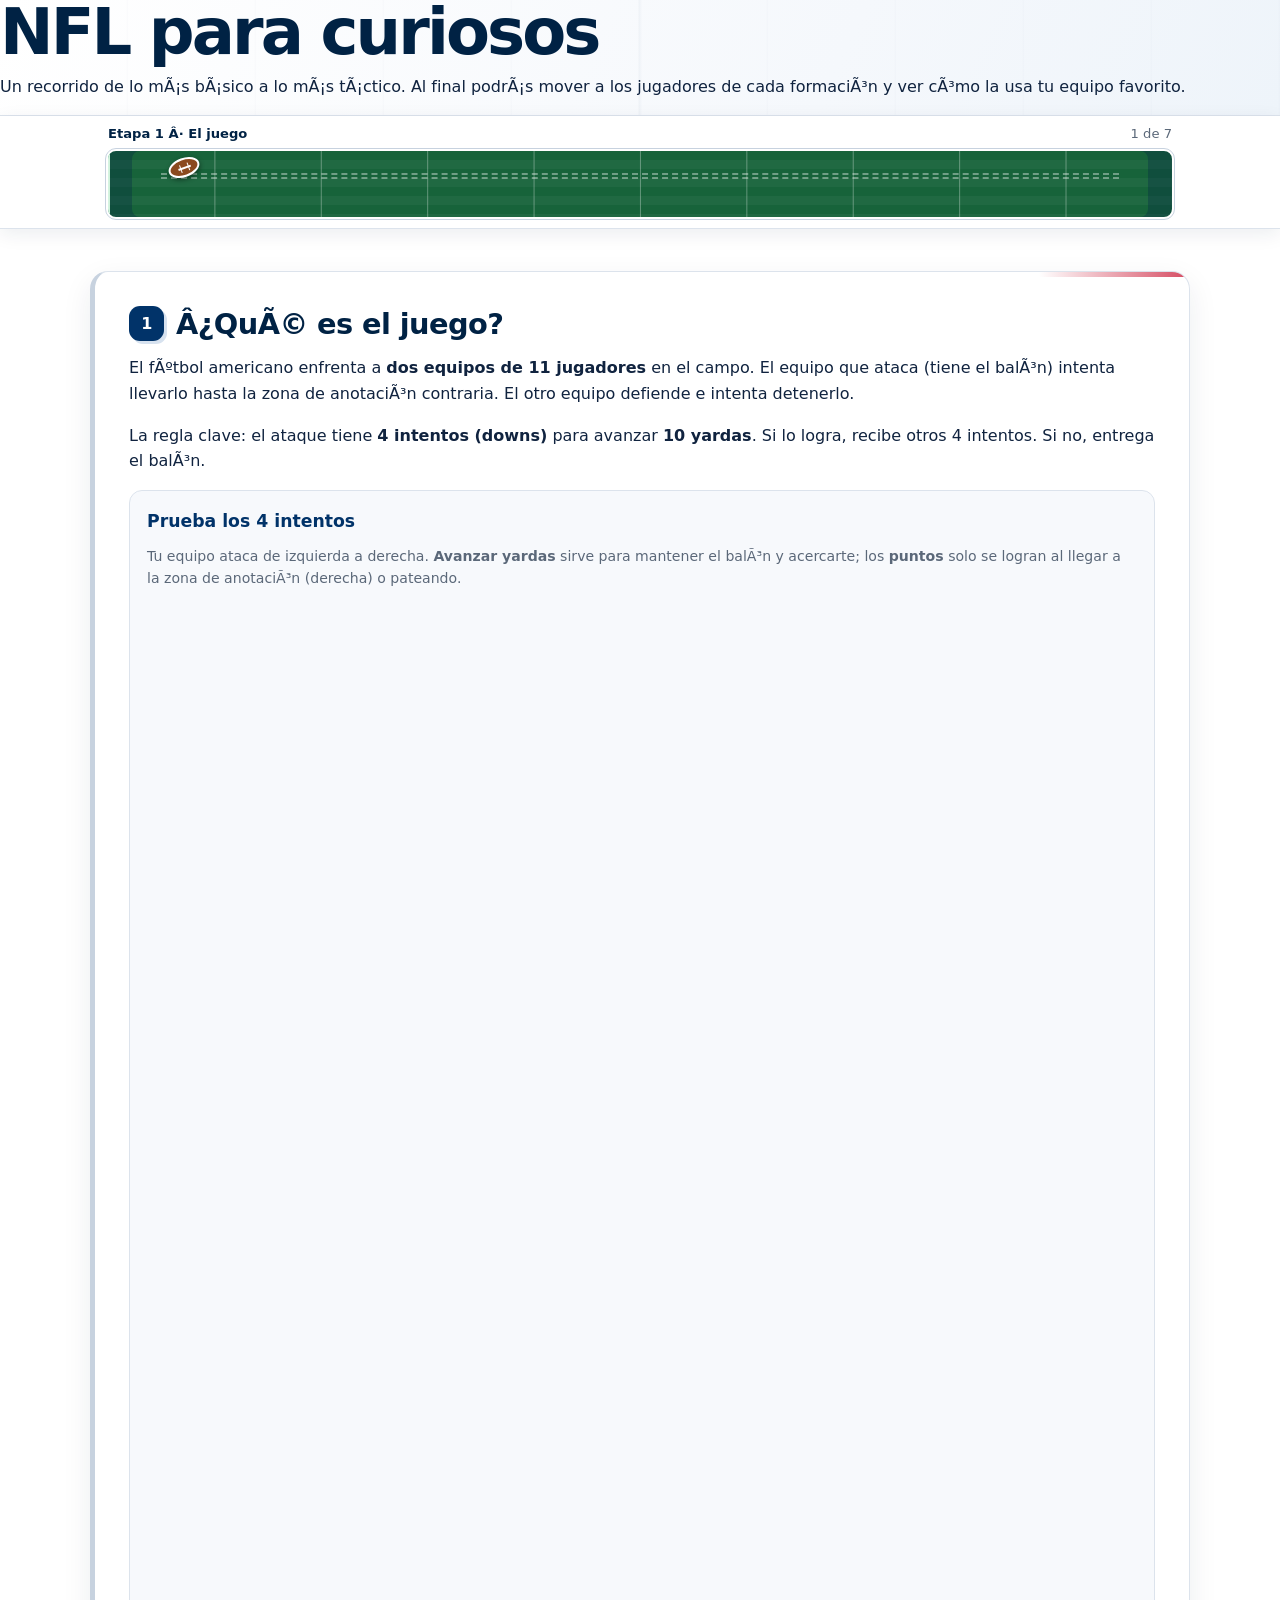
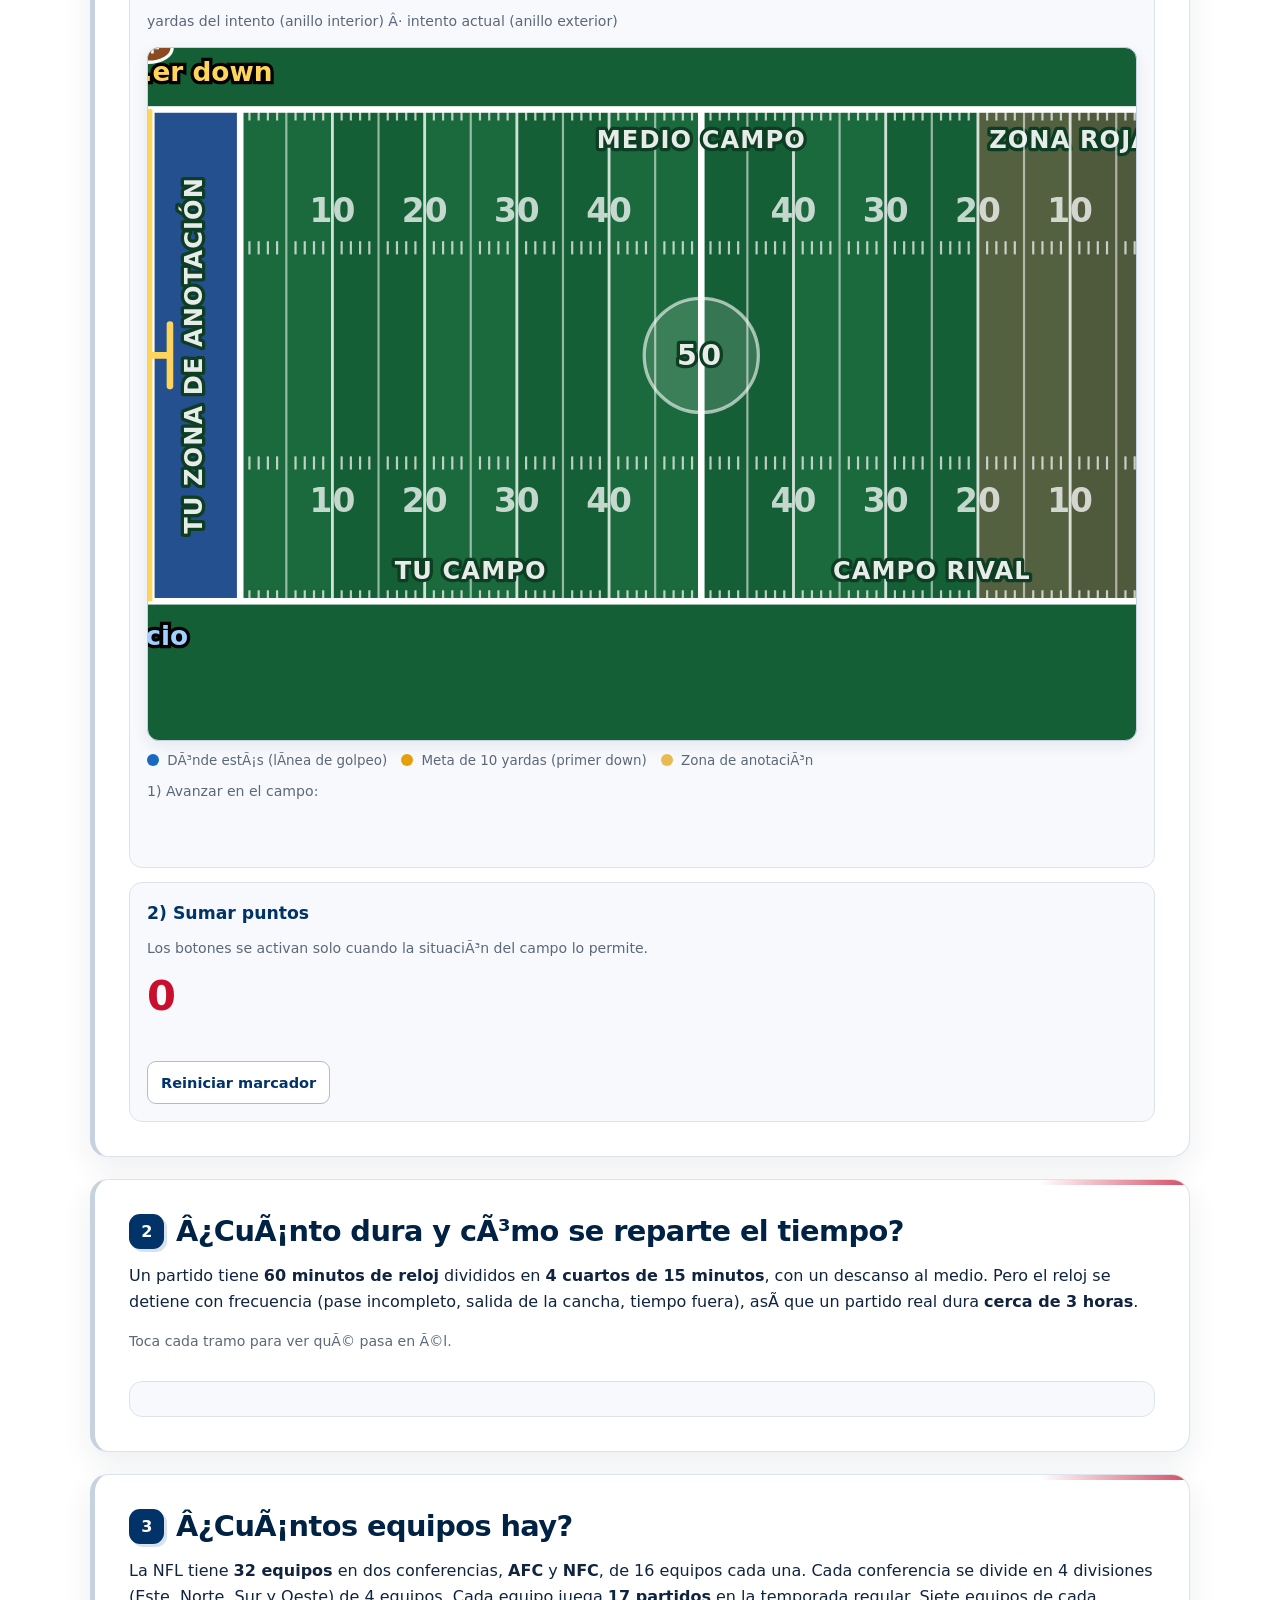
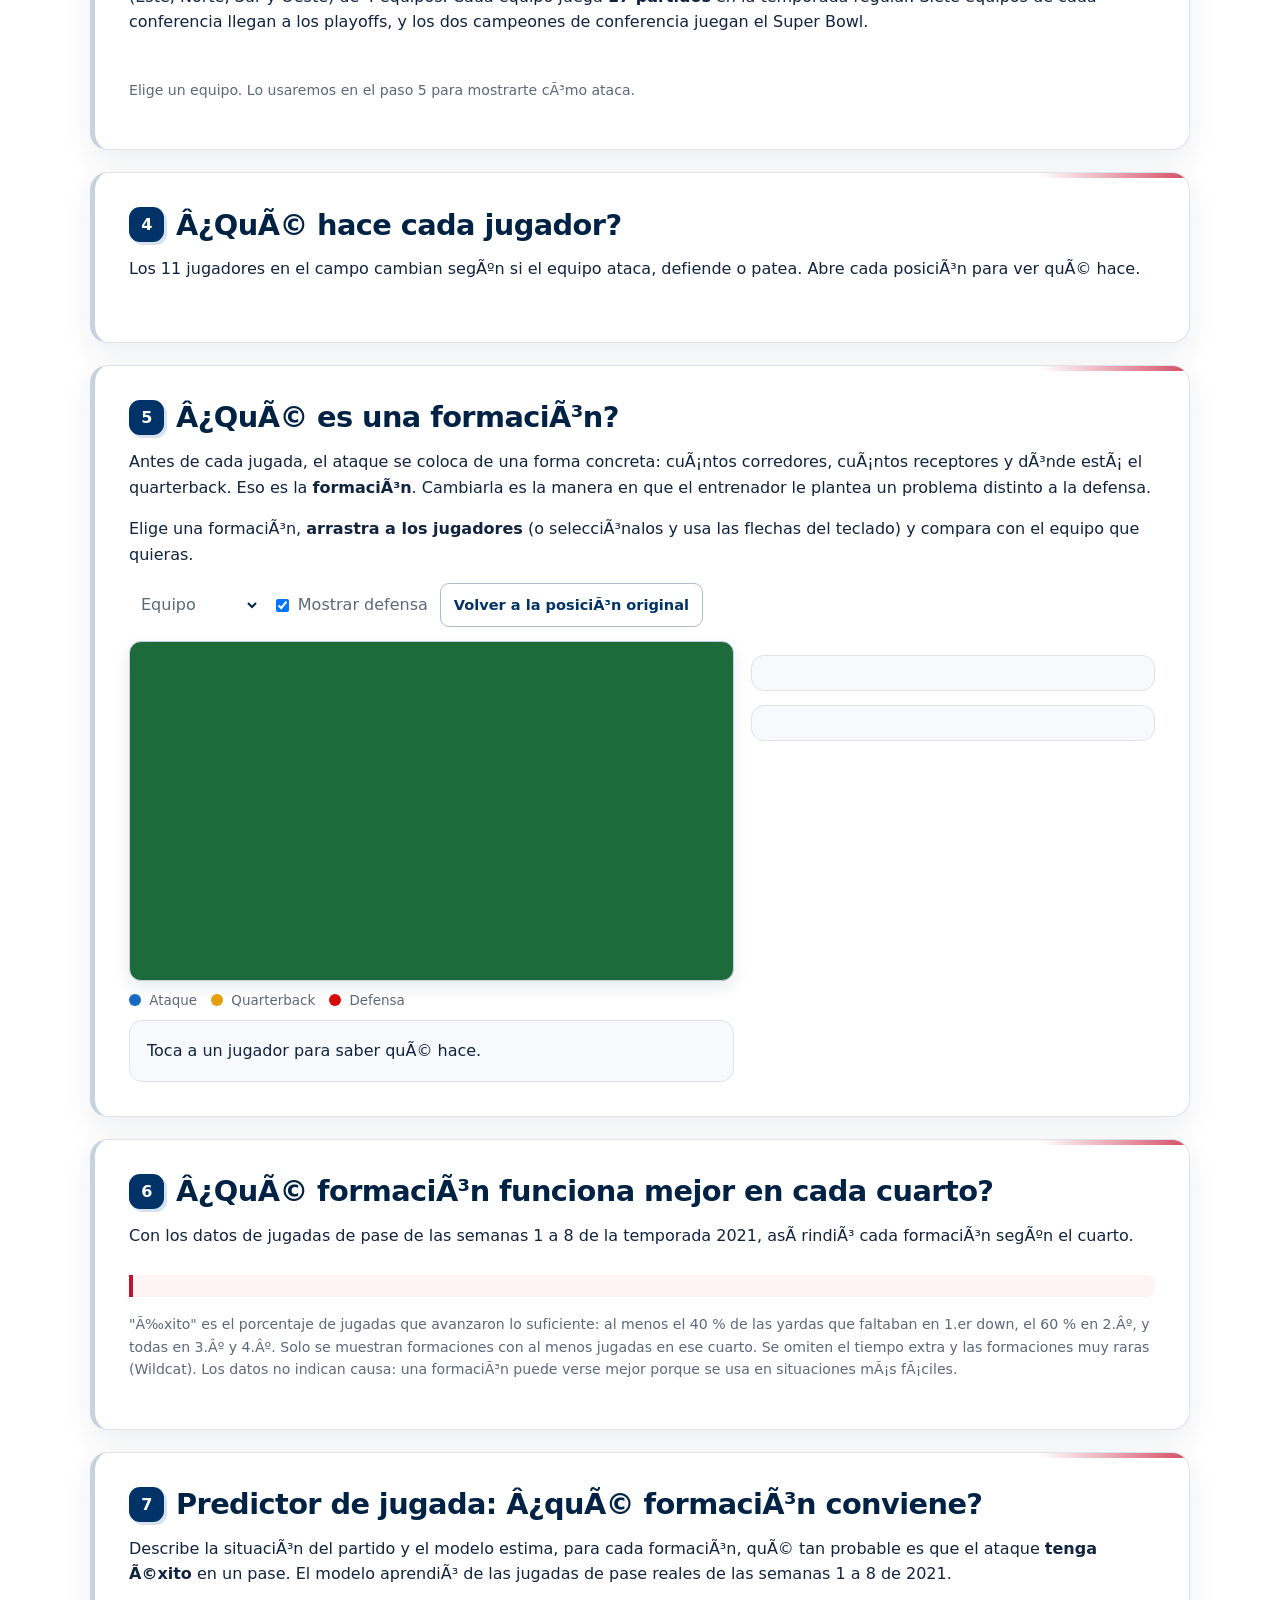
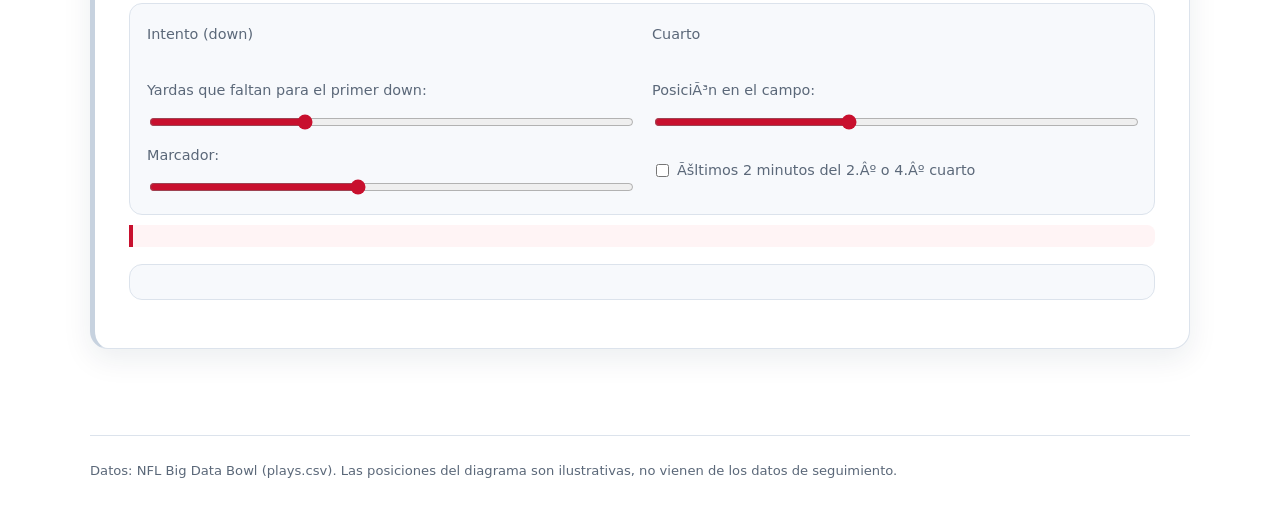
<file: web/_probe.html>
﻿<!DOCTYPE html>
<html lang="es">
<head>
<meta charset="utf-8">
<meta name="viewport" content="width=device-width, initial-scale=1">
<title>NFL para curiosos: del juego a las formaciones</title>
<link rel="stylesheet" href="style.css">
</head>
<body>
<header class="hero">
  <h1>NFL para curiosos</h1>
  <p>Un recorrido de lo mÃ¡s bÃ¡sico a lo mÃ¡s tÃ¡ctico. Al final podrÃ¡s mover a los jugadores de cada formaciÃ³n y ver cÃ³mo la usa tu equipo favorito.</p>
</header>

<nav class="roadmap" aria-label="Progreso del recorrido">
  <div class="roadmap-inner">
    <div class="roadmap-status" aria-live="polite">
      <strong id="roadmapLabel">Etapa 1 Â· El juego</strong>
      <span id="roadmapCount">1 de 7</span>
    </div>
    <div class="field-progress">
      <div id="bar" class="field-fill" role="progressbar" aria-label="Progreso del recorrido" aria-valuemin="1" aria-valuemax="7" aria-valuenow="1"></div>
      <ol id="nav"></ol>
      <span id="progressBall" class="progress-ball" aria-hidden="true"><i></i></span>
    </div>
  </div>
</nav>

<main>
  <!-- 1 -->
  <section id="step-1" class="step" data-title="El juego">
    <h2><span class="num">1</span> Â¿QuÃ© es el juego?</h2>
    <p>El fÃºtbol americano enfrenta a <strong>dos equipos de 11 jugadores</strong> en el campo. El equipo que ataca (tiene el balÃ³n) intenta llevarlo hasta la zona de anotaciÃ³n contraria. El otro equipo defiende e intenta detenerlo.</p>
    <p>La regla clave: el ataque tiene <strong>4 intentos (downs)</strong> para avanzar <strong>10 yardas</strong>. Si lo logra, recibe otros 4 intentos. Si no, entrega el balÃ³n.</p>

    <div class="widget drive">
      <h3>Prueba los 4 intentos</h3>
      <p class="note">Tu equipo ataca de izquierda a derecha. <strong>Avanzar yardas</strong> sirve para mantener el balÃ³n y acercarte; los <strong>puntos</strong> solo se logran al llegar a la zona de anotaciÃ³n (derecha) o pateando.</p>
      <div class="driveTop">
        <svg id="downRing" viewBox="0 0 120 120" role="img" aria-label="Anillo de los 4 intentos"></svg>
        <div>
          <div class="status" id="downStatus" aria-live="polite"></div>
          <p class="note ringKey"><i class="k k1"></i> yardas del intento (anillo interior) Â· <i class="k k2"></i> intento actual (anillo exterior)</p>
        </div>
      </div>
      <svg id="driveField" viewBox="0 0 450 315" role="img" aria-label="Campo de fÃºtbol americano con el balÃ³n y la lÃ­nea para primer down"></svg>
      <div class="legend">
        <span><i class="dot off"></i> DÃ³nde estÃ¡s (lÃ­nea de golpeo)</span>
        <span><i class="dot qb"></i> Meta de 10 yardas (primer down)</span>
        <span><i class="dot zone"></i> Zona de anotaciÃ³n</span>
      </div>
      <p class="note">1) Avanzar en el campo:</p>
      <div class="btns" id="downBtns"></div>
      <p id="downMsg" class="msg" aria-live="polite"></p>
    </div>

    <div class="widget">
      <h3>2) Sumar puntos</h3>
      <p class="note">Los botones se activan solo cuando la situaciÃ³n del campo lo permite.</p>
      <div class="score" id="scoreTotal" aria-live="polite">0</div>
      <div class="btns" id="scoreBtns"></div>
      <p id="scoreMsg" class="msg" aria-live="polite"></p>
      <button class="ghost" id="scoreReset">Reiniciar marcador</button>
    </div>
  </section>

  <!-- 2 y 3 -->
  <section id="step-2" class="step" data-title="DuraciÃ³n">
    <h2><span class="num">2</span> Â¿CuÃ¡nto dura y cÃ³mo se reparte el tiempo?</h2>
    <p>Un partido tiene <strong>60 minutos de reloj</strong> divididos en <strong>4 cuartos de 15 minutos</strong>, con un descanso al medio. Pero el reloj se detiene con frecuencia (pase incompleto, salida de la cancha, tiempo fuera), asÃ­ que un partido real dura <strong>cerca de 3 horas</strong>.</p>
    <p class="note">Toca cada tramo para ver quÃ© pasa en Ã©l.</p>
    <div class="timeline" id="timeline" role="group" aria-label="DistribuciÃ³n del tiempo"></div>
    <div class="widget" id="timeInfo" aria-live="polite"></div>
  </section>

  <!-- 4 -->
  <section id="step-3" class="step" data-title="Equipos">
    <h2><span class="num">3</span> Â¿CuÃ¡ntos equipos hay?</h2>
    <p>La NFL tiene <strong>32 equipos</strong> en dos conferencias, <strong>AFC</strong> y <strong>NFC</strong>, de 16 equipos cada una. Cada conferencia se divide en 4 divisiones (Este, Norte, Sur y Oeste) de 4 equipos. Cada equipo juega <strong>17 partidos</strong> en la temporada regular. Siete equipos de cada conferencia llegan a los playoffs, y los dos campeones de conferencia juegan el Super Bowl.</p>
    <div class="tabs" id="confTabs" role="group" aria-label="Conferencia"></div>
    <div class="divisions" id="divisions"></div>
    <p class="note">Elige un equipo. Lo usaremos en el paso 5 para mostrarte cÃ³mo ataca.</p>
  </section>

  <!-- 5 -->
  <section id="step-4" class="step" data-title="Jugadores">
    <h2><span class="num">4</span> Â¿QuÃ© hace cada jugador?</h2>
    <p>Los 11 jugadores en el campo cambian segÃºn si el equipo ataca, defiende o patea. Abre cada posiciÃ³n para ver quÃ© hace.</p>
    <div class="tabs" id="roleTabs" role="group" aria-label="Unidad"></div>
    <div id="roleList" class="roles"></div>
  </section>

  <!-- 6 -->
  <section id="step-5" class="step" data-title="Formaciones">
    <h2><span class="num">5</span> Â¿QuÃ© es una formaciÃ³n?</h2>
    <p>Antes de cada jugada, el ataque se coloca de una forma concreta: cuÃ¡ntos corredores, cuÃ¡ntos receptores y dÃ³nde estÃ¡ el quarterback. Eso es la <strong>formaciÃ³n</strong>. Cambiarla es la manera en que el entrenador le plantea un problema distinto a la defensa.</p>
    <p>Elige una formaciÃ³n, <strong>arrastra a los jugadores</strong> (o selecciÃ³nalos y usa las flechas del teclado) y compara con el equipo que quieras.</p>

    <div class="controls">
      <div class="tabs" id="formTabs" role="group" aria-label="FormaciÃ³n"></div>
      <label>Equipo
        <select id="teamSelect"></select>
      </label>
      <label class="check"><input type="checkbox" id="showDef" checked> Mostrar defensa</label>
      <button class="ghost" id="resetPos">Volver a la posiciÃ³n original</button>
    </div>

    <div class="lab">
      <div>
        <svg id="field" viewBox="0 0 100 56" role="img" aria-label="Campo con jugadores de ataque (azul) y defensa (rojo) que se pueden mover"></svg>
        <div class="legend">
          <span><i class="dot off"></i> Ataque</span>
          <span><i class="dot qb"></i> Quarterback</span>
          <span><i class="dot def"></i> Defensa</span>
        </div>
        <p class="widget playerInfo" id="playerInfo" aria-live="polite">Toca a un jugador para saber quÃ© hace.</p>
      </div>
      <div>
        <div class="widget" id="formInfo"></div>
        <div class="widget" id="teamInfo"></div>
      </div>
    </div>
  </section>

  <!-- 7 -->
  <section id="step-6" class="step" data-title="Cuartos">
    <h2><span class="num">6</span> Â¿QuÃ© formaciÃ³n funciona mejor en cada cuarto?</h2>
    <p>Con los datos de jugadas de pase de las semanas 1 a 8 de la temporada 2021, asÃ­ rindiÃ³ cada formaciÃ³n segÃºn el cuarto.</p>
    <div class="tabs" id="qTabs" role="group" aria-label="Cuarto"></div>
    <p class="talk" id="talk"></p>
    <div id="chart"></div>
    <p class="note">
      "Ã‰xito" es el porcentaje de jugadas que avanzaron lo suficiente: al menos el 40 % de las yardas que faltaban en 1.er down, el 60 % en 2.Âº, y todas en 3.Âº y 4.Âº.
      Solo se muestran formaciones con al menos <span id="min"></span> jugadas en ese cuarto. Se omiten el tiempo extra y las formaciones muy raras (Wildcat).
      Los datos no indican causa: una formaciÃ³n puede verse mejor porque se usa en situaciones mÃ¡s fÃ¡ciles.
    </p>
  </section>

  <!-- 8 -->
  <section id="step-7" class="step" data-title="Predictor">
    <h2><span class="num">7</span> Predictor de jugada: Â¿quÃ© formaciÃ³n conviene?</h2>
    <p>Describe la situaciÃ³n del partido y el modelo estima, para cada formaciÃ³n, quÃ© tan probable es que el ataque <strong>tenga Ã©xito</strong> en un pase. El modelo aprendiÃ³ de las jugadas de pase reales de las semanas 1 a 8 de 2021.</p>
    <div class="widget predictor">
      <div class="pgrid">
        <div><span class="plabel">Intento (down)</span><div class="tabs" id="pDown" role="group" aria-label="Intento"></div></div>
        <div><span class="plabel">Cuarto</span><div class="tabs" id="pQ" role="group" aria-label="Cuarto"></div></div>
        <label>Yardas que faltan para el primer down: <b id="pToGoV"></b>
          <input type="range" id="pToGo" min="1" max="20" value="7"></label>
        <label>PosiciÃ³n en el campo: <b id="pGoalV"></b>
          <input type="range" id="pGoal" min="1" max="99" value="40"></label>
        <label>Marcador: <b id="pDiffV"></b>
          <input type="range" id="pDiff" min="-21" max="21" value="-3"></label>
        <label class="check"><input type="checkbox" id="pLate"> Ãšltimos 2 minutos del 2.Âº o 4.Âº cuarto</label>
      </div>
    </div>
    <p class="talk" id="pTalk"></p>
    <div id="pOut"></div>
    <div class="widget" id="pNear"></div>
    <p class="note" id="pNote"></p>
  </section>
</main>

<footer>Datos: NFL Big Data Bowl (plays.csv). Las posiciones del diagrama son ilustrativas, no vienen de los datos de seguimiento.</footer>

<script src="data.js"></script>
<script src="model.js"></script>
<script src="app.js"></script>
<script>setTimeout(()=>{let w=innerWidth;let bad=[...document.querySelectorAll("*")].map(e=>{let r=e.getBoundingClientRect();return [e.tagName,e.id,e.className,Math.round(r.left),Math.round(r.right),e.scrollWidth]}).filter(x=>x[4]>w+1).sort((a,b)=>b[4]-a[4]).slice(0,15);document.body.dataset.probe=JSON.stringify({inner:w,client:document.documentElement.clientWidth,scroll:document.documentElement.scrollWidth,bad})},1000)</script></body>
</html>
</file>
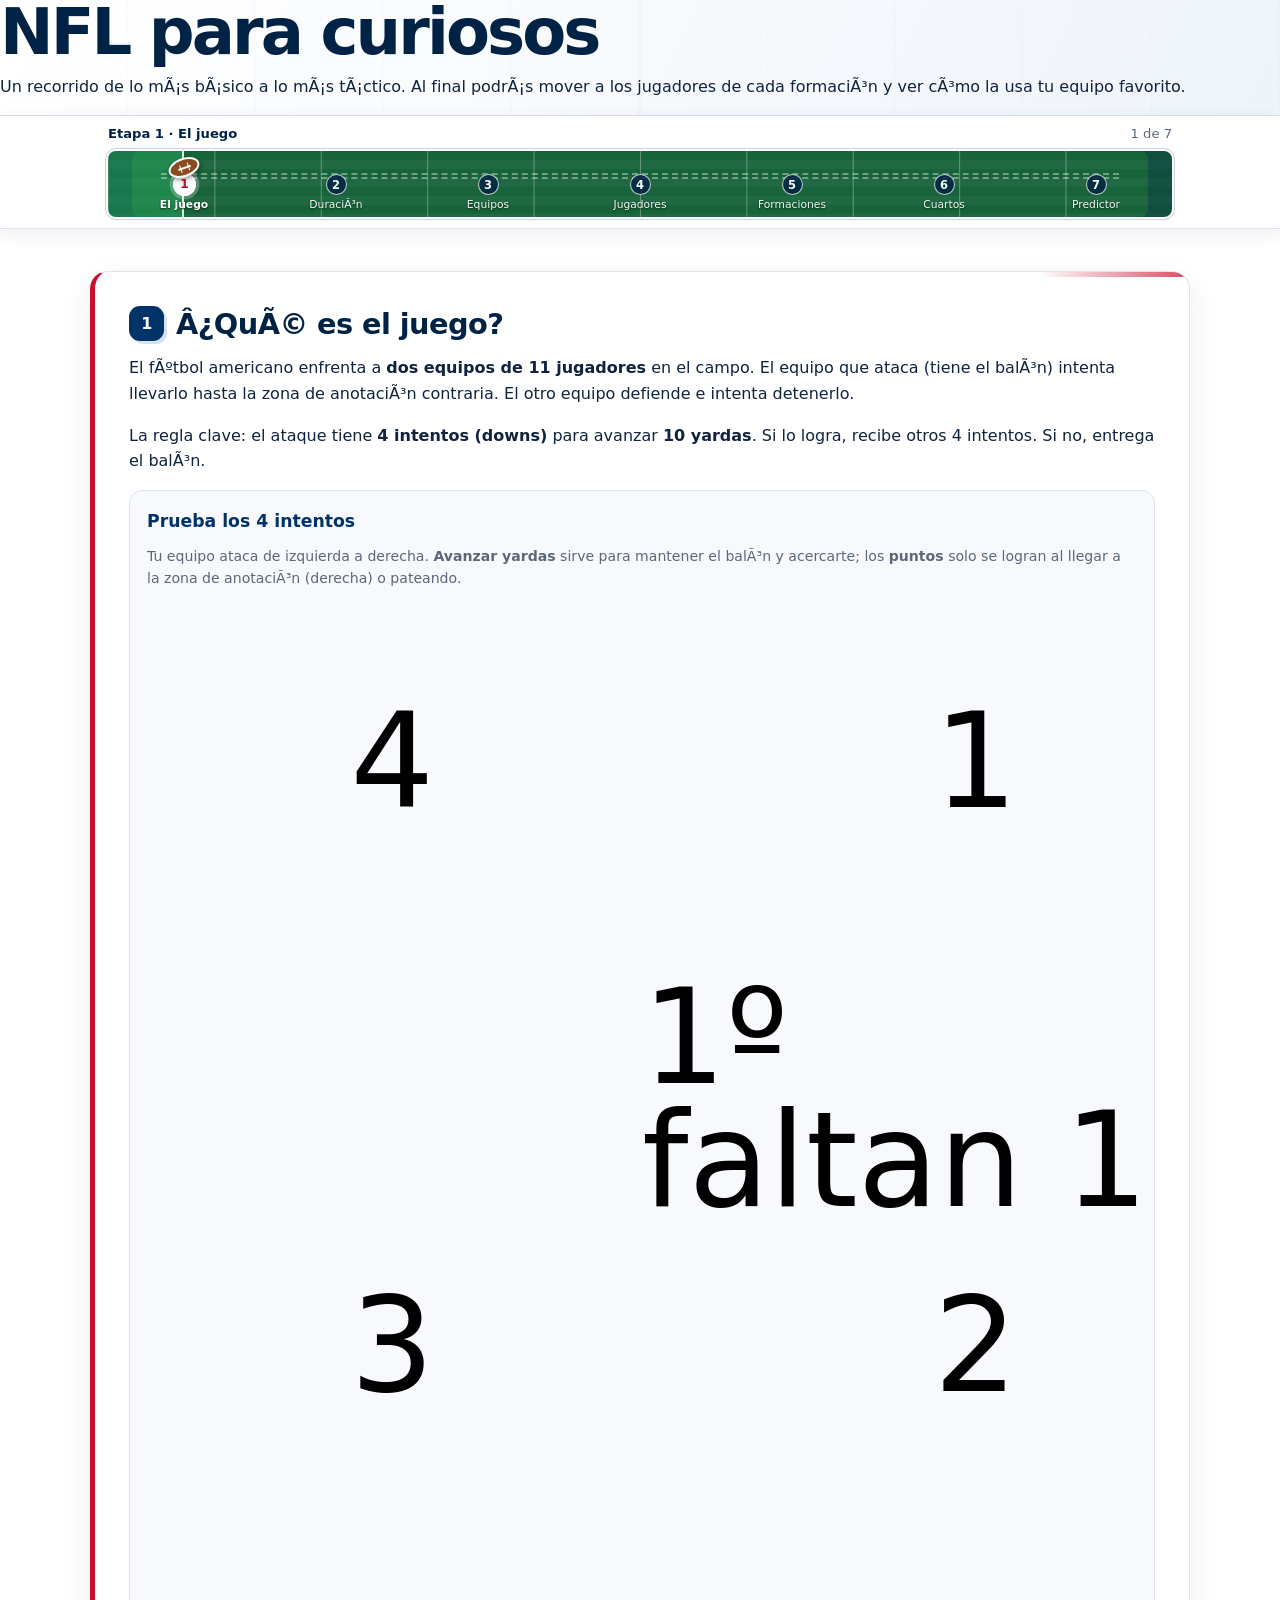
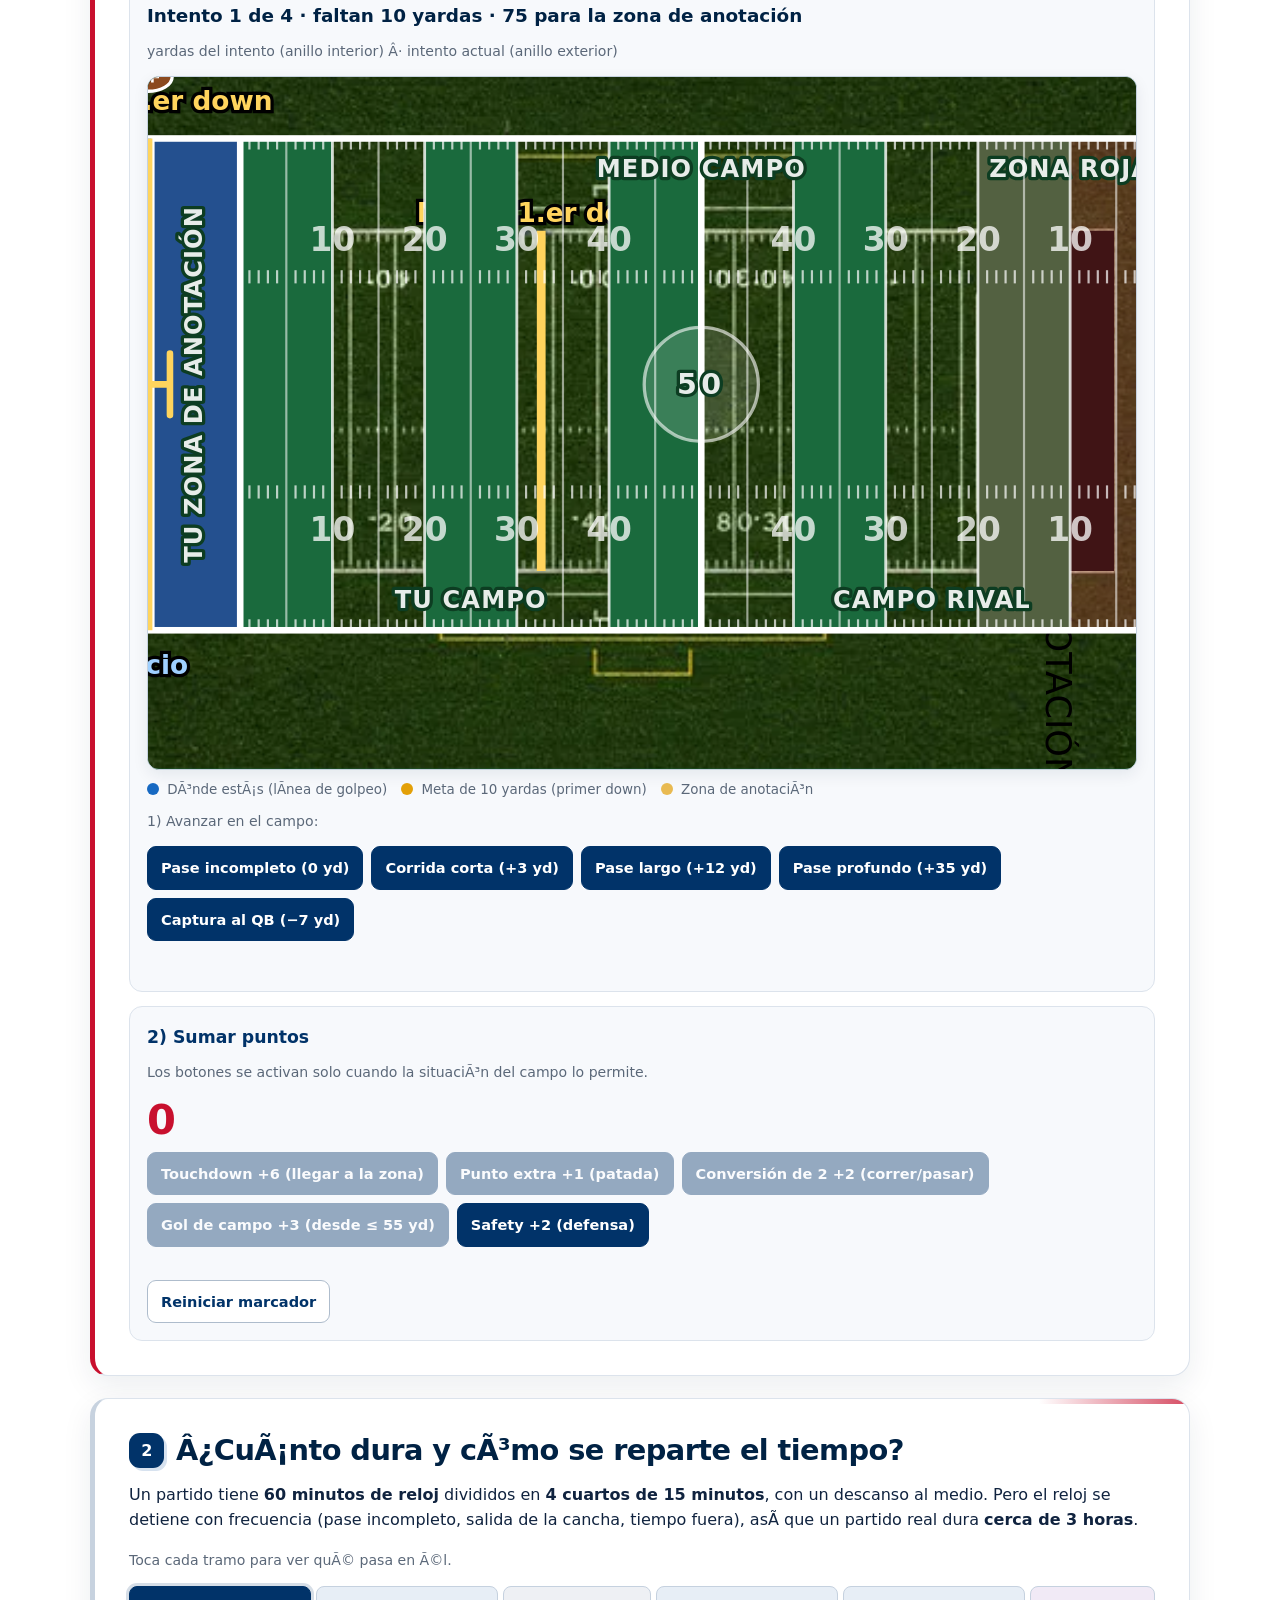
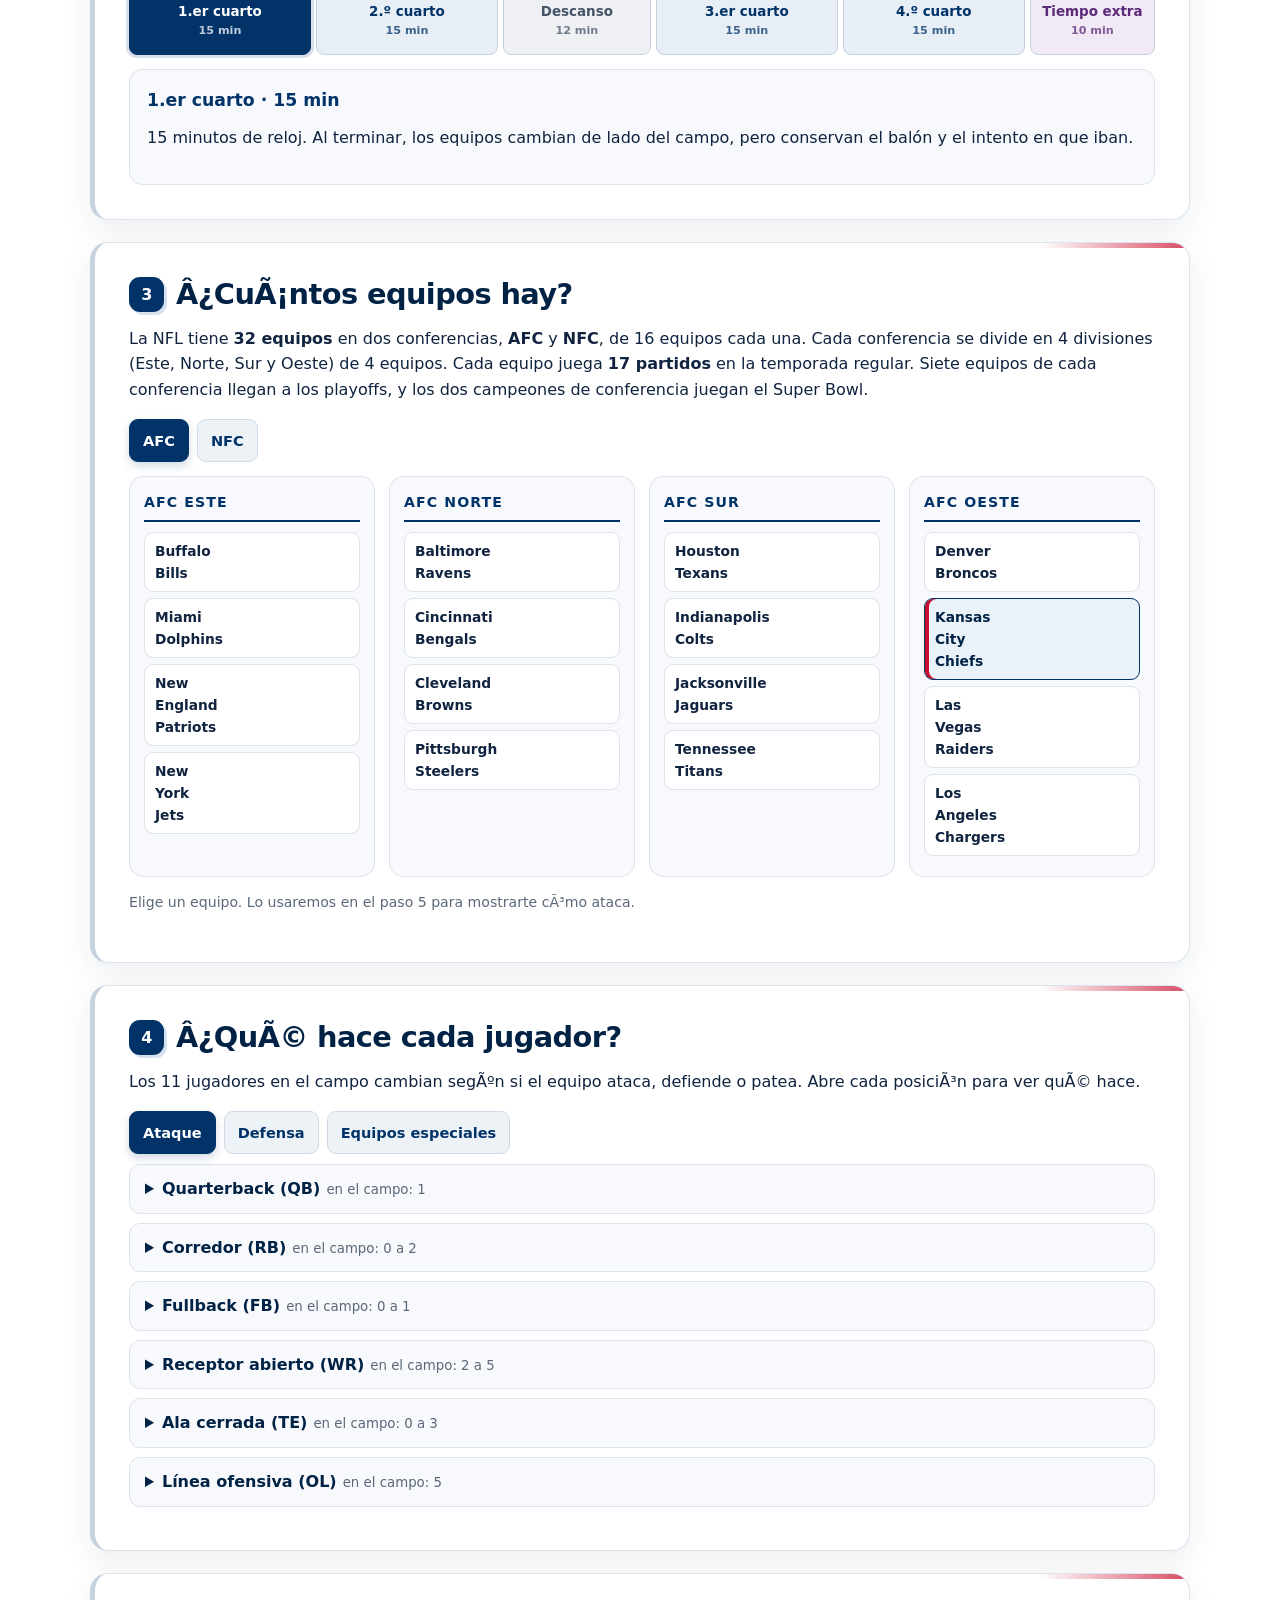
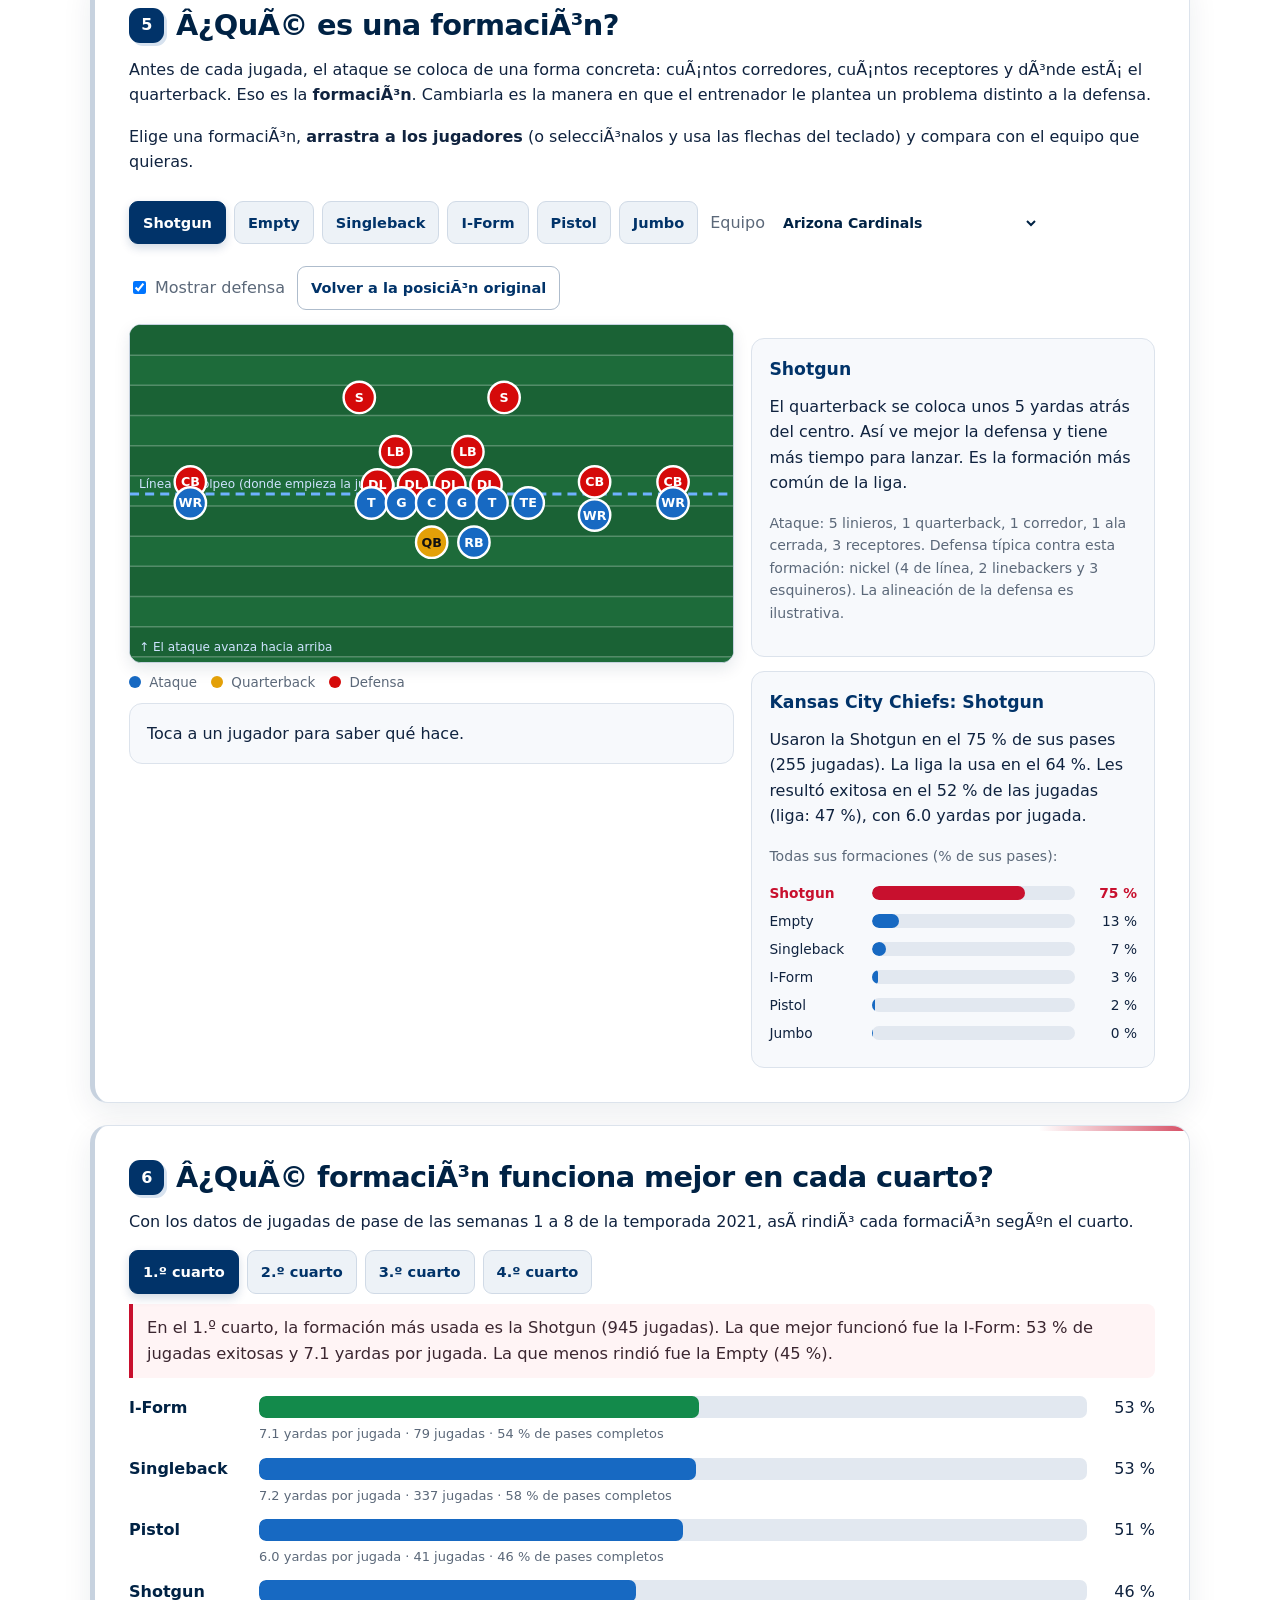
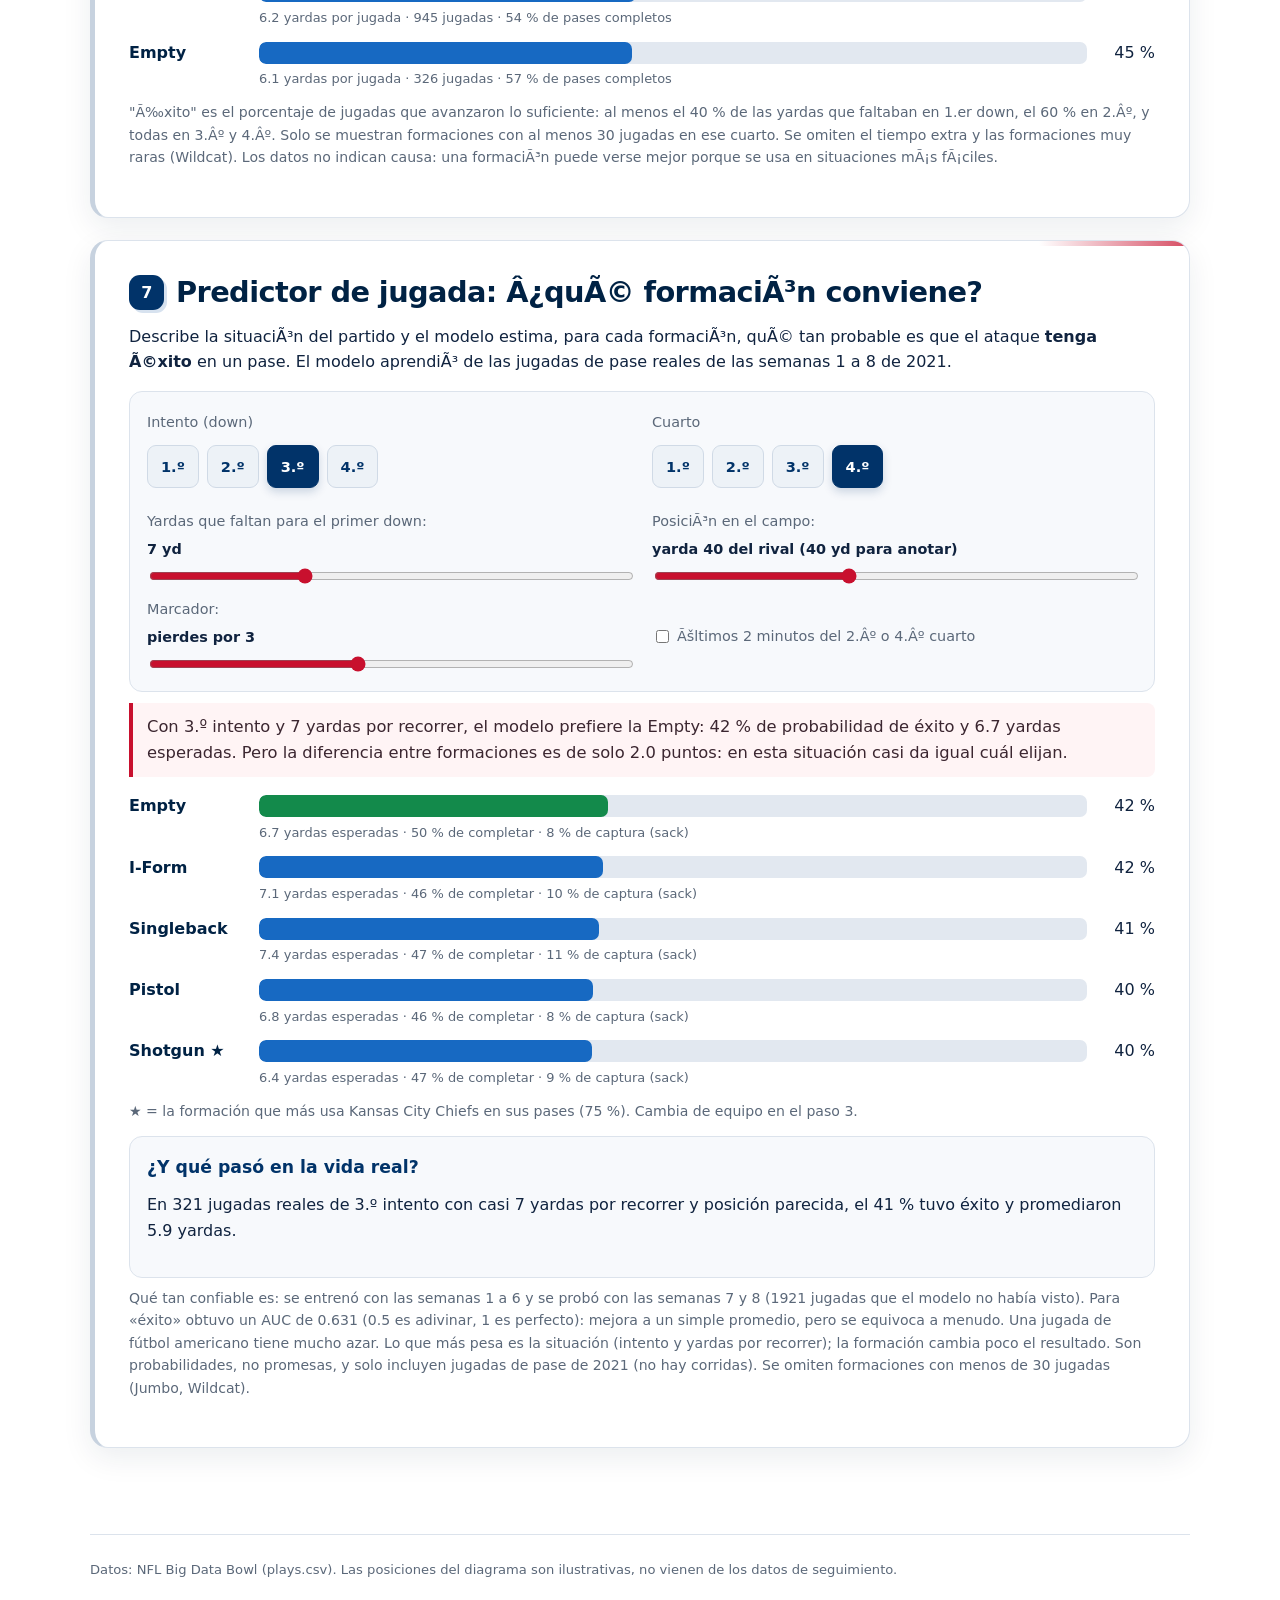
<file: web/_probe_dom.html>
<!DOCTYPE html>
<html lang="es"><head>
<meta charset="utf-8">
<meta name="viewport" content="width=device-width, initial-scale=1">
<title>NFL para curiosos: del juego a las formaciones</title>
<link rel="stylesheet" href="style.css">
</head>
<body data-probe="{&quot;inner&quot;:496,&quot;client&quot;:481,&quot;scroll&quot;:481,&quot;bad&quot;:[]}">
<header class="hero">
  <h1>NFL para curiosos</h1>
  <p>Un recorrido de lo mÃ¡s bÃ¡sico a lo mÃ¡s tÃ¡ctico. Al final podrÃ¡s mover a los jugadores de cada formaciÃ³n y ver cÃ³mo la usa tu equipo favorito.</p>
</header>

<nav class="roadmap" aria-label="Progreso del recorrido">
  <div class="roadmap-inner">
    <div class="roadmap-status" aria-live="polite">
      <strong id="roadmapLabel">Etapa 1 · El juego</strong>
      <span id="roadmapCount">1 de 7</span>
    </div>
    <div class="field-progress" style="--steps: 7;">
      <div id="bar" class="field-fill" role="progressbar" aria-label="Progreso del recorrido" aria-valuemin="1" aria-valuemax="7" aria-valuenow="1" aria-valuetext="Etapa 1 de 7: El juego" style="width: 7.14286%;"></div>
      <ol id="nav"><li><a href="#step-1" aria-label="Etapa 1: El juego" aria-current="step"><span class="n"><span>1</span></span><span class="stage-name">El juego</span></a></li><li><a href="#step-2" aria-label="Etapa 2: DuraciÃ³n"><span class="n"><span>2</span></span><span class="stage-name">DuraciÃ³n</span></a></li><li><a href="#step-3" aria-label="Etapa 3: Equipos"><span class="n"><span>3</span></span><span class="stage-name">Equipos</span></a></li><li><a href="#step-4" aria-label="Etapa 4: Jugadores"><span class="n"><span>4</span></span><span class="stage-name">Jugadores</span></a></li><li><a href="#step-5" aria-label="Etapa 5: Formaciones"><span class="n"><span>5</span></span><span class="stage-name">Formaciones</span></a></li><li><a href="#step-6" aria-label="Etapa 6: Cuartos"><span class="n"><span>6</span></span><span class="stage-name">Cuartos</span></a></li><li><a href="#step-7" aria-label="Etapa 7: Predictor"><span class="n"><span>7</span></span><span class="stage-name">Predictor</span></a></li></ol>
      <span id="progressBall" class="progress-ball" aria-hidden="true" style="left: 7.14286%;"><i></i></span>
    </div>
  </div>
</nav>

<main>
  <!-- 1 -->
  <section id="step-1" class="step visible" data-title="El juego">
    <h2><span class="num">1</span> Â¿QuÃ© es el juego?</h2>
    <p>El fÃºtbol americano enfrenta a <strong>dos equipos de 11 jugadores</strong> en el campo. El equipo que ataca (tiene el balÃ³n) intenta llevarlo hasta la zona de anotaciÃ³n contraria. El otro equipo defiende e intenta detenerlo.</p>
    <p>La regla clave: el ataque tiene <strong>4 intentos (downs)</strong> para avanzar <strong>10 yardas</strong>. Si lo logra, recibe otros 4 intentos. Si no, entrega el balÃ³n.</p>

    <div class="widget drive">
      <h3>Prueba los 4 intentos</h3>
      <p class="note">Tu equipo ataca de izquierda a derecha. <strong>Avanzar yardas</strong> sirve para mantener el balÃ³n y acercarte; los <strong>puntos</strong> solo se logran al llegar a la zona de anotaciÃ³n (derecha) o pateando.</p>
      <div class="driveTop">
        <svg id="downRing" viewBox="0 0 120 120" role="img" aria-label="Anillo de los 4 intentos"><circle cx="60" cy="60" r="50" fill="none" stroke-width="11" pathLength="100" stroke-dasharray="22 78" transform="rotate(-88.5 60 60)" class="seg cur"></circle><text x="95.35533905932738" y="24.64466094067263" class="segN">1</text><circle cx="60" cy="60" r="50" fill="none" stroke-width="11" pathLength="100" stroke-dasharray="22 78" transform="rotate(1.5 60 60)" class="seg "></circle><text x="95.35533905932738" y="95.35533905932738" class="segN">2</text><circle cx="60" cy="60" r="50" fill="none" stroke-width="11" pathLength="100" stroke-dasharray="22 78" transform="rotate(91.5 60 60)" class="seg "></circle><text x="24.64466094067263" y="95.35533905932738" class="segN">3</text><circle cx="60" cy="60" r="50" fill="none" stroke-width="11" pathLength="100" stroke-dasharray="22 78" transform="rotate(181.5 60 60)" class="seg "></circle><text x="24.644660940672615" y="24.64466094067263" class="segN">4</text><circle cx="60" cy="60" r="38" fill="none" stroke-width="5" class="inTrack"></circle><circle cx="60" cy="60" r="38" fill="none" stroke-width="5" pathLength="100" class="inFill" stroke-dasharray="0 100" transform="rotate(-90 60 60)"></circle><text x="60" y="58" class="cBig">1º</text><text x="60" y="73" class="cSmall">faltan 10 yd</text></svg>
        <div>
          <div class="status" id="downStatus" aria-live="polite">Intento 1 de 4 · faltan 10 yardas · 75 para la zona de anotación</div>
          <p class="note ringKey"><i class="k k1"></i> yardas del intento (anillo interior) Â· <i class="k k2"></i> intento actual (anillo exterior)</p>
        </div>
      </div>
      <svg id="driveField" viewBox="0 0 450 315" role="img" aria-label="Campo de fÃºtbol americano con el balÃ³n y la lÃ­nea para primer down"><image href="Resources/Imagenes/Campo.webp" x="0" y="0" width="450" height="315" preserveAspectRatio="none"></image><rect x="378" y="70" width="62" height="155" class="zoneR"></rect><text x="409" y="147.5" class="zoneT" transform="rotate(90 409 147.5)">ZONA DE ANOTACIÓN</text><rect y="70" height="155" class="band" x="148.5" width="0"></rect><line y1="70" y2="225" class="scrLine" x1="148.5" x2="148.5"></line><line y1="70" y2="225" class="gainLine" x1="179.10000000000002" x2="179.10000000000002"></line><text y="66" class="lblY" x="179.10000000000002">META: 1.er down</text><text y="237" class="lblB" x="148.5">Inicio</text><g class="ball" style="transform: translate(148.5px, 147.5px);"><ellipse rx="9" ry="5.5"></ellipse><path d="M-4 0H4M-1.5 -2V2M1.5 -2V2" class="lace"></path></g><text class="pop" y="127.5"></text></svg>
      <div class="legend">
        <span><i class="dot off"></i> DÃ³nde estÃ¡s (lÃ­nea de golpeo)</span>
        <span><i class="dot qb"></i> Meta de 10 yardas (primer down)</span>
        <span><i class="dot zone"></i> Zona de anotaciÃ³n</span>
      </div>
      <p class="note">1) Avanzar en el campo:</p>
      <div class="btns" id="downBtns"><button>Pase incompleto (0 yd)</button><button>Corrida corta (+3 yd)</button><button>Pase largo (+12 yd)</button><button>Pase profundo (+35 yd)</button><button>Captura al QB (−7 yd)</button></div>
      <p id="downMsg" class="msg" aria-live="polite"></p>
    </div>

    <div class="widget">
      <h3>2) Sumar puntos</h3>
      <p class="note">Los botones se activan solo cuando la situaciÃ³n del campo lo permite.</p>
      <div class="score" id="scoreTotal" aria-live="polite">0</div>
      <div class="btns" id="scoreBtns"><button disabled="">Touchdown +6 (llegar a la zona)</button><button disabled="">Punto extra +1 (patada)</button><button disabled="">Conversión de 2 +2 (correr/pasar)</button><button disabled="" title="Muy lejos (92 yd): el pateador no llega">Gol de campo +3 (desde ≤ 55 yd)</button><button>Safety +2 (defensa)</button></div>
      <p id="scoreMsg" class="msg" aria-live="polite"></p>
      <button class="ghost" id="scoreReset">Reiniciar marcador</button>
    </div>
  </section>

  <!-- 2 y 3 -->
  <section id="step-2" class="step" data-title="DuraciÃ³n">
    <h2><span class="num">2</span> Â¿CuÃ¡nto dura y cÃ³mo se reparte el tiempo?</h2>
    <p>Un partido tiene <strong>60 minutos de reloj</strong> divididos en <strong>4 cuartos de 15 minutos</strong>, con un descanso al medio. Pero el reloj se detiene con frecuencia (pase incompleto, salida de la cancha, tiempo fuera), asÃ­ que un partido real dura <strong>cerca de 3 horas</strong>.</p>
    <p class="note">Toca cada tramo para ver quÃ© pasa en Ã©l.</p>
    <div class="timeline" id="timeline" role="group" aria-label="DistribuciÃ³n del tiempo"><button class="" data-key="q1" aria-pressed="true" style="flex:15">1.er cuarto<small>15 min</small></button><button class="" data-key="q2" aria-pressed="false" style="flex:15">2.º cuarto<small>15 min</small></button><button class="half" data-key="ht" aria-pressed="false" style="flex:12">Descanso<small>12 min</small></button><button class="" data-key="q3" aria-pressed="false" style="flex:15">3.er cuarto<small>15 min</small></button><button class="" data-key="q4" aria-pressed="false" style="flex:15">4.º cuarto<small>15 min</small></button><button class="ot" data-key="ot" aria-pressed="false" style="flex:10">Tiempo extra<small>10 min</small></button></div>
    <div class="widget" id="timeInfo" aria-live="polite"><h3>1.er cuarto · 15 min</h3><p>15 minutos de reloj. Al terminar, los equipos cambian de lado del campo, pero conservan el balón y el intento en que iban.</p></div>
  </section>

  <!-- 4 -->
  <section id="step-3" class="step" data-title="Equipos">
    <h2><span class="num">3</span> Â¿CuÃ¡ntos equipos hay?</h2>
    <p>La NFL tiene <strong>32 equipos</strong> en dos conferencias, <strong>AFC</strong> y <strong>NFC</strong>, de 16 equipos cada una. Cada conferencia se divide en 4 divisiones (Este, Norte, Sur y Oeste) de 4 equipos. Cada equipo juega <strong>17 partidos</strong> en la temporada regular. Siete equipos de cada conferencia llegan a los playoffs, y los dos campeones de conferencia juegan el Super Bowl.</p>
    <div class="tabs" id="confTabs" role="group" aria-label="Conferencia"><button aria-pressed="true">AFC</button><button aria-pressed="false">NFC</button></div>
    <div class="divisions" id="divisions"><div class="division"><h3>AFC Este</h3><button class="chip" aria-pressed="false">Buffalo Bills</button><button class="chip" aria-pressed="false">Miami Dolphins</button><button class="chip" aria-pressed="false">New England Patriots</button><button class="chip" aria-pressed="false">New York Jets</button></div><div class="division"><h3>AFC Norte</h3><button class="chip" aria-pressed="false">Baltimore Ravens</button><button class="chip" aria-pressed="false">Cincinnati Bengals</button><button class="chip" aria-pressed="false">Cleveland Browns</button><button class="chip" aria-pressed="false">Pittsburgh Steelers</button></div><div class="division"><h3>AFC Sur</h3><button class="chip" aria-pressed="false">Houston Texans</button><button class="chip" aria-pressed="false">Indianapolis Colts</button><button class="chip" aria-pressed="false">Jacksonville Jaguars</button><button class="chip" aria-pressed="false">Tennessee Titans</button></div><div class="division"><h3>AFC Oeste</h3><button class="chip" aria-pressed="false">Denver Broncos</button><button class="chip" aria-pressed="true">Kansas City Chiefs</button><button class="chip" aria-pressed="false">Las Vegas Raiders</button><button class="chip" aria-pressed="false">Los Angeles Chargers</button></div></div>
    <p class="note">Elige un equipo. Lo usaremos en el paso 5 para mostrarte cÃ³mo ataca.</p>
  </section>

  <!-- 5 -->
  <section id="step-4" class="step" data-title="Jugadores">
    <h2><span class="num">4</span> Â¿QuÃ© hace cada jugador?</h2>
    <p>Los 11 jugadores en el campo cambian segÃºn si el equipo ataca, defiende o patea. Abre cada posiciÃ³n para ver quÃ© hace.</p>
    <div class="tabs" id="roleTabs" role="group" aria-label="Unidad"><button aria-pressed="true">Ataque</button><button aria-pressed="false">Defensa</button><button aria-pressed="false">Equipos especiales</button></div>
    <div id="roleList" class="roles"><details><summary>Quarterback (QB)<small>en el campo: 1</small></summary><p>El líder del ataque. Recibe el balón del centro y decide si lo lanza, lo entrega a un corredor o corre con él. Es la posición más famosa.</p></details><details><summary>Corredor (RB)<small>en el campo: 0 a 2</small></summary><p>Recibe el balón del quarterback para correr con él. También bloquea y a veces recibe pases cortos.</p></details><details><summary>Fullback (FB)<small>en el campo: 0 a 1</small></summary><p>Un corredor grande cuyo trabajo principal es bloquear para abrirle camino al corredor principal.</p></details><details><summary>Receptor abierto (WR)<small>en el campo: 2 a 5</small></summary><p>Se coloca cerca de las bandas y corre rutas para recibir pases. Suelen ser los más rápidos del equipo.</p></details><details><summary>Ala cerrada (TE)<small>en el campo: 0 a 3</small></summary><p>Híbrido: bloquea como un liniero y también corre rutas para recibir pases. Se coloca pegado a la línea ofensiva.</p></details><details><summary>Línea ofensiva (OL)<small>en el campo: 5</small></summary><p>Cinco jugadores grandes: un centro (C), que pasa el balón, dos guardias (G) y dos tackles (T). Protegen al quarterback y abren espacios para correr. Casi nunca tocan el balón.</p></details></div>
  </section>

  <!-- 6 -->
  <section id="step-5" class="step" data-title="Formaciones">
    <h2><span class="num">5</span> Â¿QuÃ© es una formaciÃ³n?</h2>
    <p>Antes de cada jugada, el ataque se coloca de una forma concreta: cuÃ¡ntos corredores, cuÃ¡ntos receptores y dÃ³nde estÃ¡ el quarterback. Eso es la <strong>formaciÃ³n</strong>. Cambiarla es la manera en que el entrenador le plantea un problema distinto a la defensa.</p>
    <p>Elige una formaciÃ³n, <strong>arrastra a los jugadores</strong> (o selecciÃ³nalos y usa las flechas del teclado) y compara con el equipo que quieras.</p>

    <div class="controls">
      <div class="tabs" id="formTabs" role="group" aria-label="FormaciÃ³n"><button aria-pressed="true">Shotgun</button><button aria-pressed="false">Empty</button><button aria-pressed="false">Singleback</button><button aria-pressed="false">I-Form</button><button aria-pressed="false">Pistol</button><button aria-pressed="false">Jumbo</button></div>
      <label>Equipo
        <select id="teamSelect"><option value="ARI">Arizona Cardinals</option><option value="ATL">Atlanta Falcons</option><option value="BAL">Baltimore Ravens</option><option value="BUF">Buffalo Bills</option><option value="CAR">Carolina Panthers</option><option value="CHI">Chicago Bears</option><option value="CIN">Cincinnati Bengals</option><option value="CLE">Cleveland Browns</option><option value="DAL">Dallas Cowboys</option><option value="DEN">Denver Broncos</option><option value="DET">Detroit Lions</option><option value="GB">Green Bay Packers</option><option value="HOU">Houston Texans</option><option value="IND">Indianapolis Colts</option><option value="JAX">Jacksonville Jaguars</option><option value="KC">Kansas City Chiefs</option><option value="LV">Las Vegas Raiders</option><option value="LAC">Los Angeles Chargers</option><option value="LA">Los Angeles Rams</option><option value="MIA">Miami Dolphins</option><option value="MIN">Minnesota Vikings</option><option value="NE">New England Patriots</option><option value="NO">New Orleans Saints</option><option value="NYG">New York Giants</option><option value="NYJ">New York Jets</option><option value="PHI">Philadelphia Eagles</option><option value="PIT">Pittsburgh Steelers</option><option value="SF">San Francisco 49ers</option><option value="SEA">Seattle Seahawks</option><option value="TB">Tampa Bay Buccaneers</option><option value="TEN">Tennessee Titans</option><option value="WAS">Washington Football Team</option></select>
      </label>
      <label class="check"><input type="checkbox" id="showDef" checked=""> Mostrar defensa</label>
      <button class="ghost" id="resetPos">Volver a la posiciÃ³n original</button>
    </div>

    <div class="lab">
      <div>
        <svg id="field" viewBox="0 0 100 56" role="img" aria-label="Campo con jugadores de ataque (azul) y defensa (rojo) que se pueden mover" class="ready"><rect x="0" y="0" width="100" height="56" fill="#1d6b3a"></rect><rect x="0" y="0" width="100" height="5" fill="#1a6235"></rect><rect x="0" y="10" width="100" height="5" fill="#1a6235"></rect><rect x="0" y="20" width="100" height="5" fill="#1a6235"></rect><rect x="0" y="30" width="100" height="5" fill="#1a6235"></rect><rect x="0" y="40" width="100" height="5" fill="#1a6235"></rect><rect x="0" y="50" width="100" height="5" fill="#1a6235"></rect><line x1="0" x2="100" y1="5" y2="5" stroke="#fff" stroke-opacity=".25" stroke-width=".25"></line><line x1="0" x2="100" y1="10" y2="10" stroke="#fff" stroke-opacity=".25" stroke-width=".25"></line><line x1="0" x2="100" y1="15" y2="15" stroke="#fff" stroke-opacity=".25" stroke-width=".25"></line><line x1="0" x2="100" y1="20" y2="20" stroke="#fff" stroke-opacity=".25" stroke-width=".25"></line><line x1="0" x2="100" y1="25" y2="25" stroke="#fff" stroke-opacity=".25" stroke-width=".25"></line><line x1="0" x2="100" y1="30" y2="30" stroke="#fff" stroke-opacity=".25" stroke-width=".25"></line><line x1="0" x2="100" y1="35" y2="35" stroke="#fff" stroke-opacity=".25" stroke-width=".25"></line><line x1="0" x2="100" y1="40" y2="40" stroke="#fff" stroke-opacity=".25" stroke-width=".25"></line><line x1="0" x2="100" y1="45" y2="45" stroke="#fff" stroke-opacity=".25" stroke-width=".25"></line><line x1="0" x2="100" y1="50" y2="50" stroke="#fff" stroke-opacity=".25" stroke-width=".25"></line><line x1="0" x2="100" y1="55" y2="55" stroke="#fff" stroke-opacity=".25" stroke-width=".25"></line><line x1="0" x2="100" y1="28" y2="28" stroke="#6fb1ff" stroke-width=".5" stroke-dasharray="1.5 1"></line><text x="1.5" y="27" fill="#cfe3ff" font-size="2" text-anchor="start">Línea de golpeo (donde empieza la jugada)</text><text x="1.5" y="54" fill="#cfe3ff" font-size="2" text-anchor="start">↑ El ataque avanza hacia arriba</text><g id="defG"><g class="player def" tabindex="0" role="button" aria-label="Línea defensiva (DL). Usa las flechas para moverlo." style="transform: translate(41px, 26.5px);"><circle r="2.6"></circle><text>DL</text></g><g class="player def" tabindex="0" role="button" aria-label="Línea defensiva (DL). Usa las flechas para moverlo." style="transform: translate(47px, 26.5px);"><circle r="2.6"></circle><text>DL</text></g><g class="player def" tabindex="0" role="button" aria-label="Línea defensiva (DL). Usa las flechas para moverlo." style="transform: translate(53px, 26.5px);"><circle r="2.6"></circle><text>DL</text></g><g class="player def" tabindex="0" role="button" aria-label="Línea defensiva (DL). Usa las flechas para moverlo." style="transform: translate(59px, 26.5px);"><circle r="2.6"></circle><text>DL</text></g><g class="player def" tabindex="0" role="button" aria-label="Linebacker (LB). Usa las flechas para moverlo." style="transform: translate(44px, 21px);"><circle r="2.6"></circle><text>LB</text></g><g class="player def" tabindex="0" role="button" aria-label="Linebacker (LB). Usa las flechas para moverlo." style="transform: translate(56px, 21px);"><circle r="2.6"></circle><text>LB</text></g><g class="player def" tabindex="0" role="button" aria-label="Esquinero (CB). Usa las flechas para moverlo." style="transform: translate(10px, 26px);"><circle r="2.6"></circle><text>CB</text></g><g class="player def" tabindex="0" role="button" aria-label="Esquinero (CB). Usa las flechas para moverlo." style="transform: translate(90px, 26px);"><circle r="2.6"></circle><text>CB</text></g><g class="player def" tabindex="0" role="button" aria-label="Esquinero (CB). Usa las flechas para moverlo." style="transform: translate(77px, 26px);"><circle r="2.6"></circle><text>CB</text></g><g class="player def" tabindex="0" role="button" aria-label="Safety (S). Usa las flechas para moverlo." style="transform: translate(38px, 12px);"><circle r="2.6"></circle><text>S</text></g><g class="player def" tabindex="0" role="button" aria-label="Safety (S). Usa las flechas para moverlo." style="transform: translate(62px, 12px);"><circle r="2.6"></circle><text>S</text></g></g><g id="offG"><g class="player off" tabindex="0" role="button" aria-label="Línea ofensiva (OL). Usa las flechas para moverlo." style="transform: translate(40px, 29.5px);"><circle r="2.6"></circle><text>T</text></g><g class="player off" tabindex="0" role="button" aria-label="Línea ofensiva (OL). Usa las flechas para moverlo." style="transform: translate(45px, 29.5px);"><circle r="2.6"></circle><text>G</text></g><g class="player off" tabindex="0" role="button" aria-label="Línea ofensiva (OL). Usa las flechas para moverlo." style="transform: translate(50px, 29.5px);"><circle r="2.6"></circle><text>C</text></g><g class="player off" tabindex="0" role="button" aria-label="Línea ofensiva (OL). Usa las flechas para moverlo." style="transform: translate(55px, 29.5px);"><circle r="2.6"></circle><text>G</text></g><g class="player off" tabindex="0" role="button" aria-label="Línea ofensiva (OL). Usa las flechas para moverlo." style="transform: translate(60px, 29.5px);"><circle r="2.6"></circle><text>T</text></g><g class="player off qb" tabindex="0" role="button" aria-label="Quarterback (QB). Usa las flechas para moverlo." style="transform: translate(50px, 36px);"><circle r="2.6"></circle><text>QB</text></g><g class="player off" tabindex="0" role="button" aria-label="Corredor (RB). Usa las flechas para moverlo." style="transform: translate(57px, 36px);"><circle r="2.6"></circle><text>RB</text></g><g class="player off" tabindex="0" role="button" aria-label="Ala cerrada (TE). Usa las flechas para moverlo." style="transform: translate(66px, 29.5px);"><circle r="2.6"></circle><text>TE</text></g><g class="player off" tabindex="0" role="button" aria-label="Receptor abierto (WR). Usa las flechas para moverlo." style="transform: translate(10px, 29.5px);"><circle r="2.6"></circle><text>WR</text></g><g class="player off" tabindex="0" role="button" aria-label="Receptor abierto (WR). Usa las flechas para moverlo." style="transform: translate(90px, 29.5px);"><circle r="2.6"></circle><text>WR</text></g><g class="player off" tabindex="0" role="button" aria-label="Receptor abierto (WR). Usa las flechas para moverlo." style="transform: translate(77px, 31.5px);"><circle r="2.6"></circle><text>WR</text></g></g></svg>
        <div class="legend">
          <span><i class="dot off"></i> Ataque</span>
          <span><i class="dot qb"></i> Quarterback</span>
          <span><i class="dot def"></i> Defensa</span>
        </div>
        <p class="widget playerInfo" id="playerInfo" aria-live="polite">Toca a un jugador para saber qué hace.</p>
      </div>
      <div>
        <div class="widget" id="formInfo"><h3>Shotgun</h3><p>El quarterback se coloca unos 5 yardas atrás del centro. Así ve mejor la defensa y tiene más tiempo para lanzar. Es la formación más común de la liga.</p><p class="note">Ataque: 5 linieros, 1 quarterback, 1 corredor, 1 ala cerrada, 3 receptores. Defensa típica contra esta formación: nickel (4 de línea, 2 linebackers y 3 esquineros). La alineación de la defensa es ilustrativa.</p></div>
        <div class="widget" id="teamInfo"><h3>Kansas City Chiefs: Shotgun</h3><p>Usaron la Shotgun en el 75 % de sus pases (255 jugadas). La liga la usa en el 64 %. Les resultó exitosa en el 52 % de las jugadas (liga: 47 %), con 6.0 yardas por jugada.</p><div class="bars"><p class="note">Todas sus formaciones (% de sus pases):</p><div class="row cur"><span>Shotgun</span><div class="track"><div class="fill" style="width:75.2%"></div></div><span class="val">75 %</span></div><div class="row"><span>Empty</span><div class="track"><div class="fill" style="width:13.3%"></div></div><span class="val">13 %</span></div><div class="row"><span>Singleback</span><div class="track"><div class="fill" style="width:6.8%"></div></div><span class="val">7 %</span></div><div class="row"><span>I-Form</span><div class="track"><div class="fill" style="width:2.9%"></div></div><span class="val">3 %</span></div><div class="row"><span>Pistol</span><div class="track"><div class="fill" style="width:1.5%"></div></div><span class="val">2 %</span></div><div class="row"><span>Jumbo</span><div class="track"><div class="fill" style="width:0.3%"></div></div><span class="val">0 %</span></div></div></div>
      </div>
    </div>
  </section>

  <!-- 7 -->
  <section id="step-6" class="step" data-title="Cuartos">
    <h2><span class="num">6</span> Â¿QuÃ© formaciÃ³n funciona mejor en cada cuarto?</h2>
    <p>Con los datos de jugadas de pase de las semanas 1 a 8 de la temporada 2021, asÃ­ rindiÃ³ cada formaciÃ³n segÃºn el cuarto.</p>
    <div class="tabs" id="qTabs" role="group" aria-label="Cuarto"><button aria-pressed="true">1.º cuarto</button><button aria-pressed="false">2.º cuarto</button><button aria-pressed="false">3.º cuarto</button><button aria-pressed="false">4.º cuarto</button></div>
    <p class="talk" id="talk">En el 1.º cuarto, la formación más usada es la Shotgun (945 jugadas). La que mejor funcionó fue la I-Form: 53 % de jugadas exitosas y 7.1 yardas por jugada. La que menos rindió fue la Empty (45 %).</p>
    <div id="chart"><div class="crow best"><div class="name">I-Form</div><div class="track" style="height:22px"><div class="fill" style="width:53.2%"></div></div><div class="val">53 %</div><div class="meta">7.1 yardas por jugada · 79 jugadas · 54 % de pases completos</div></div><div class="crow"><div class="name">Singleback</div><div class="track" style="height:22px"><div class="fill" style="width:52.8%"></div></div><div class="val">53 %</div><div class="meta">7.2 yardas por jugada · 337 jugadas · 58 % de pases completos</div></div><div class="crow"><div class="name">Pistol</div><div class="track" style="height:22px"><div class="fill" style="width:51.2%"></div></div><div class="val">51 %</div><div class="meta">6.0 yardas por jugada · 41 jugadas · 46 % de pases completos</div></div><div class="crow"><div class="name">Shotgun</div><div class="track" style="height:22px"><div class="fill" style="width:45.5%"></div></div><div class="val">46 %</div><div class="meta">6.2 yardas por jugada · 945 jugadas · 54 % de pases completos</div></div><div class="crow"><div class="name">Empty</div><div class="track" style="height:22px"><div class="fill" style="width:45.1%"></div></div><div class="val">45 %</div><div class="meta">6.1 yardas por jugada · 326 jugadas · 57 % de pases completos</div></div></div>
    <p class="note">
      "Ã‰xito" es el porcentaje de jugadas que avanzaron lo suficiente: al menos el 40 % de las yardas que faltaban en 1.er down, el 60 % en 2.Âº, y todas en 3.Âº y 4.Âº.
      Solo se muestran formaciones con al menos <span id="min">30</span> jugadas en ese cuarto. Se omiten el tiempo extra y las formaciones muy raras (Wildcat).
      Los datos no indican causa: una formaciÃ³n puede verse mejor porque se usa en situaciones mÃ¡s fÃ¡ciles.
    </p>
  </section>

  <!-- 8 -->
  <section id="step-7" class="step" data-title="Predictor">
    <h2><span class="num">7</span> Predictor de jugada: Â¿quÃ© formaciÃ³n conviene?</h2>
    <p>Describe la situaciÃ³n del partido y el modelo estima, para cada formaciÃ³n, quÃ© tan probable es que el ataque <strong>tenga Ã©xito</strong> en un pase. El modelo aprendiÃ³ de las jugadas de pase reales de las semanas 1 a 8 de 2021.</p>
    <div class="widget predictor">
      <div class="pgrid">
        <div><span class="plabel">Intento (down)</span><div class="tabs" id="pDown" role="group" aria-label="Intento"><button aria-pressed="false">1.º</button><button aria-pressed="false">2.º</button><button aria-pressed="true">3.º</button><button aria-pressed="false">4.º</button></div></div>
        <div><span class="plabel">Cuarto</span><div class="tabs" id="pQ" role="group" aria-label="Cuarto"><button aria-pressed="false">1.º</button><button aria-pressed="false">2.º</button><button aria-pressed="false">3.º</button><button aria-pressed="true">4.º</button></div></div>
        <label>Yardas que faltan para el primer down: <b id="pToGoV">7 yd</b>
          <input type="range" id="pToGo" min="1" max="20" value="7"></label>
        <label>PosiciÃ³n en el campo: <b id="pGoalV">yarda 40 del rival (40 yd para anotar)</b>
          <input type="range" id="pGoal" min="1" max="99" value="40"></label>
        <label>Marcador: <b id="pDiffV">pierdes por 3</b>
          <input type="range" id="pDiff" min="-21" max="21" value="-3"></label>
        <label class="check"><input type="checkbox" id="pLate"> Ãšltimos 2 minutos del 2.Âº o 4.Âº cuarto</label>
      </div>
    </div>
    <p class="talk" id="pTalk">Con 3.º intento y 7 yardas por recorrer, el modelo prefiere la Empty: 42 % de probabilidad de éxito y 6.7 yardas esperadas. Pero la diferencia entre formaciones es de solo 2.0 puntos: en esta situación casi da igual cuál elijan.</p>
    <div id="pOut"><div class="crow best"><div class="name">Empty</div><div class="track" style="height:22px"><div class="fill" style="width:42.2%"></div></div><div class="val">42 %</div><div class="meta">6.7 yardas esperadas · 50 % de completar · 8 % de captura (sack)</div></div><div class="crow"><div class="name">I-Form</div><div class="track" style="height:22px"><div class="fill" style="width:41.6%"></div></div><div class="val">42 %</div><div class="meta">7.1 yardas esperadas · 46 % de completar · 10 % de captura (sack)</div></div><div class="crow"><div class="name">Singleback</div><div class="track" style="height:22px"><div class="fill" style="width:41.1%"></div></div><div class="val">41 %</div><div class="meta">7.4 yardas esperadas · 47 % de completar · 11 % de captura (sack)</div></div><div class="crow"><div class="name">Pistol</div><div class="track" style="height:22px"><div class="fill" style="width:40.3%"></div></div><div class="val">40 %</div><div class="meta">6.8 yardas esperadas · 46 % de completar · 8 % de captura (sack)</div></div><div class="crow"><div class="name">Shotgun ★</div><div class="track" style="height:22px"><div class="fill" style="width:40.2%"></div></div><div class="val">40 %</div><div class="meta">6.4 yardas esperadas · 47 % de completar · 9 % de captura (sack)</div></div><p class="note">★ = la formación que más usa Kansas City Chiefs en sus pases (75 %). Cambia de equipo en el paso 3.</p></div>
    <div class="widget" id="pNear"><h3>¿Y qué pasó en la vida real?</h3><p>En 321 jugadas reales de 3.º intento con casi 7 yardas por recorrer y posición parecida, el 41 % tuvo éxito y promediaron 5.9 yardas. </p></div>
    <p class="note" id="pNote">Qué tan confiable es: se entrenó con las semanas 1 a 6 y se probó con las semanas 7 y 8 (1921 jugadas que el modelo no había visto). Para «éxito» obtuvo un AUC de 0.631 (0.5 es adivinar, 1 es perfecto): mejora a un simple promedio, pero se equivoca a menudo. Una jugada de fútbol americano tiene mucho azar. Lo que más pesa es la situación (intento y yardas por recorrer); la formación cambia poco el resultado. Son probabilidades, no promesas, y solo incluyen jugadas de pase de 2021 (no hay corridas). Se omiten formaciones con menos de 30 jugadas (Jumbo, Wildcat).</p>
  </section>
</main>

<footer>Datos: NFL Big Data Bowl (plays.csv). Las posiciones del diagrama son ilustrativas, no vienen de los datos de seguimiento.</footer>

<script src="data.js"></script>
<script src="model.js"></script>
<script src="app.js"></script>
<script>setTimeout(()=>{let w=innerWidth;let bad=[...document.querySelectorAll("*")].map(e=>{let r=e.getBoundingClientRect();return [e.tagName,e.id,e.className,Math.round(r.left),Math.round(r.right),e.scrollWidth]}).filter(x=>x[4]>w+1).sort((a,b)=>b[4]-a[4]).slice(0,15);document.body.dataset.probe=JSON.stringify({inner:w,client:document.documentElement.clientWidth,scroll:document.documentElement.scrollWidth,bad})},1000)</script>


</body></html>
</file>
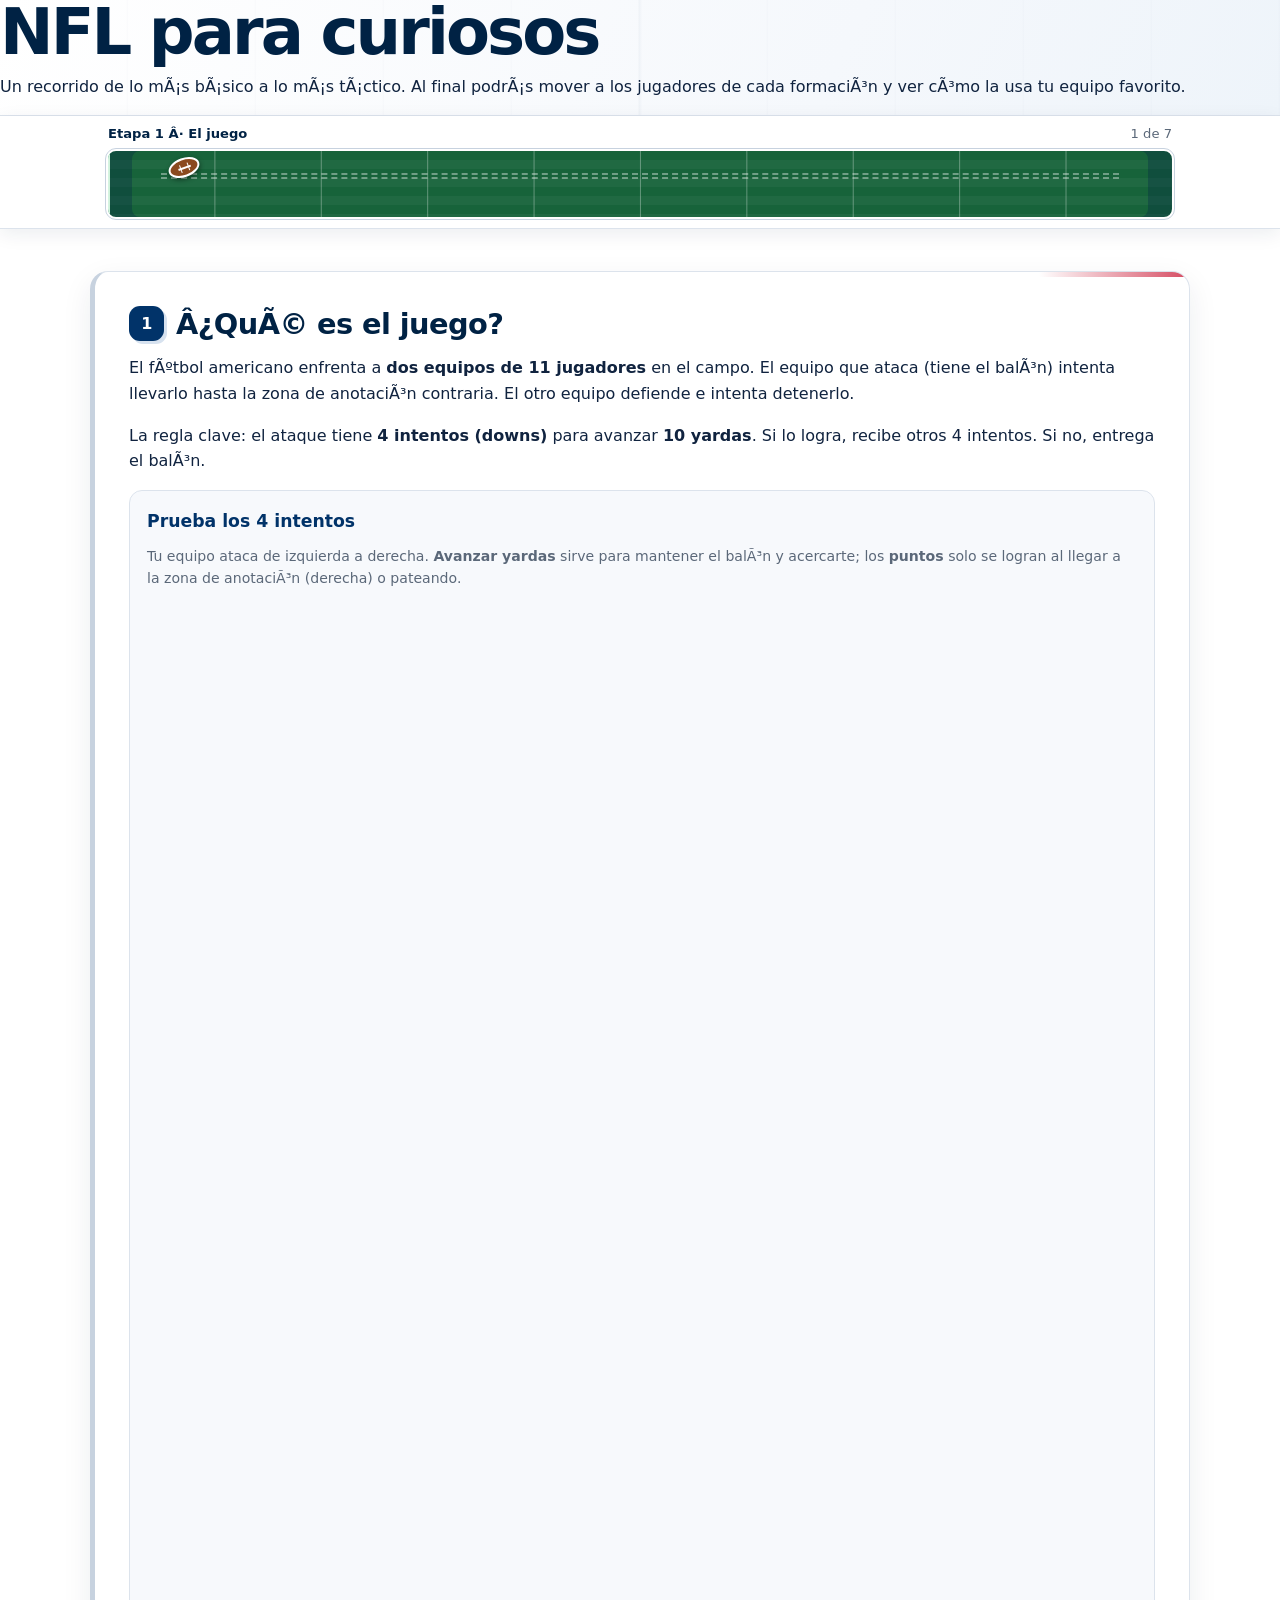
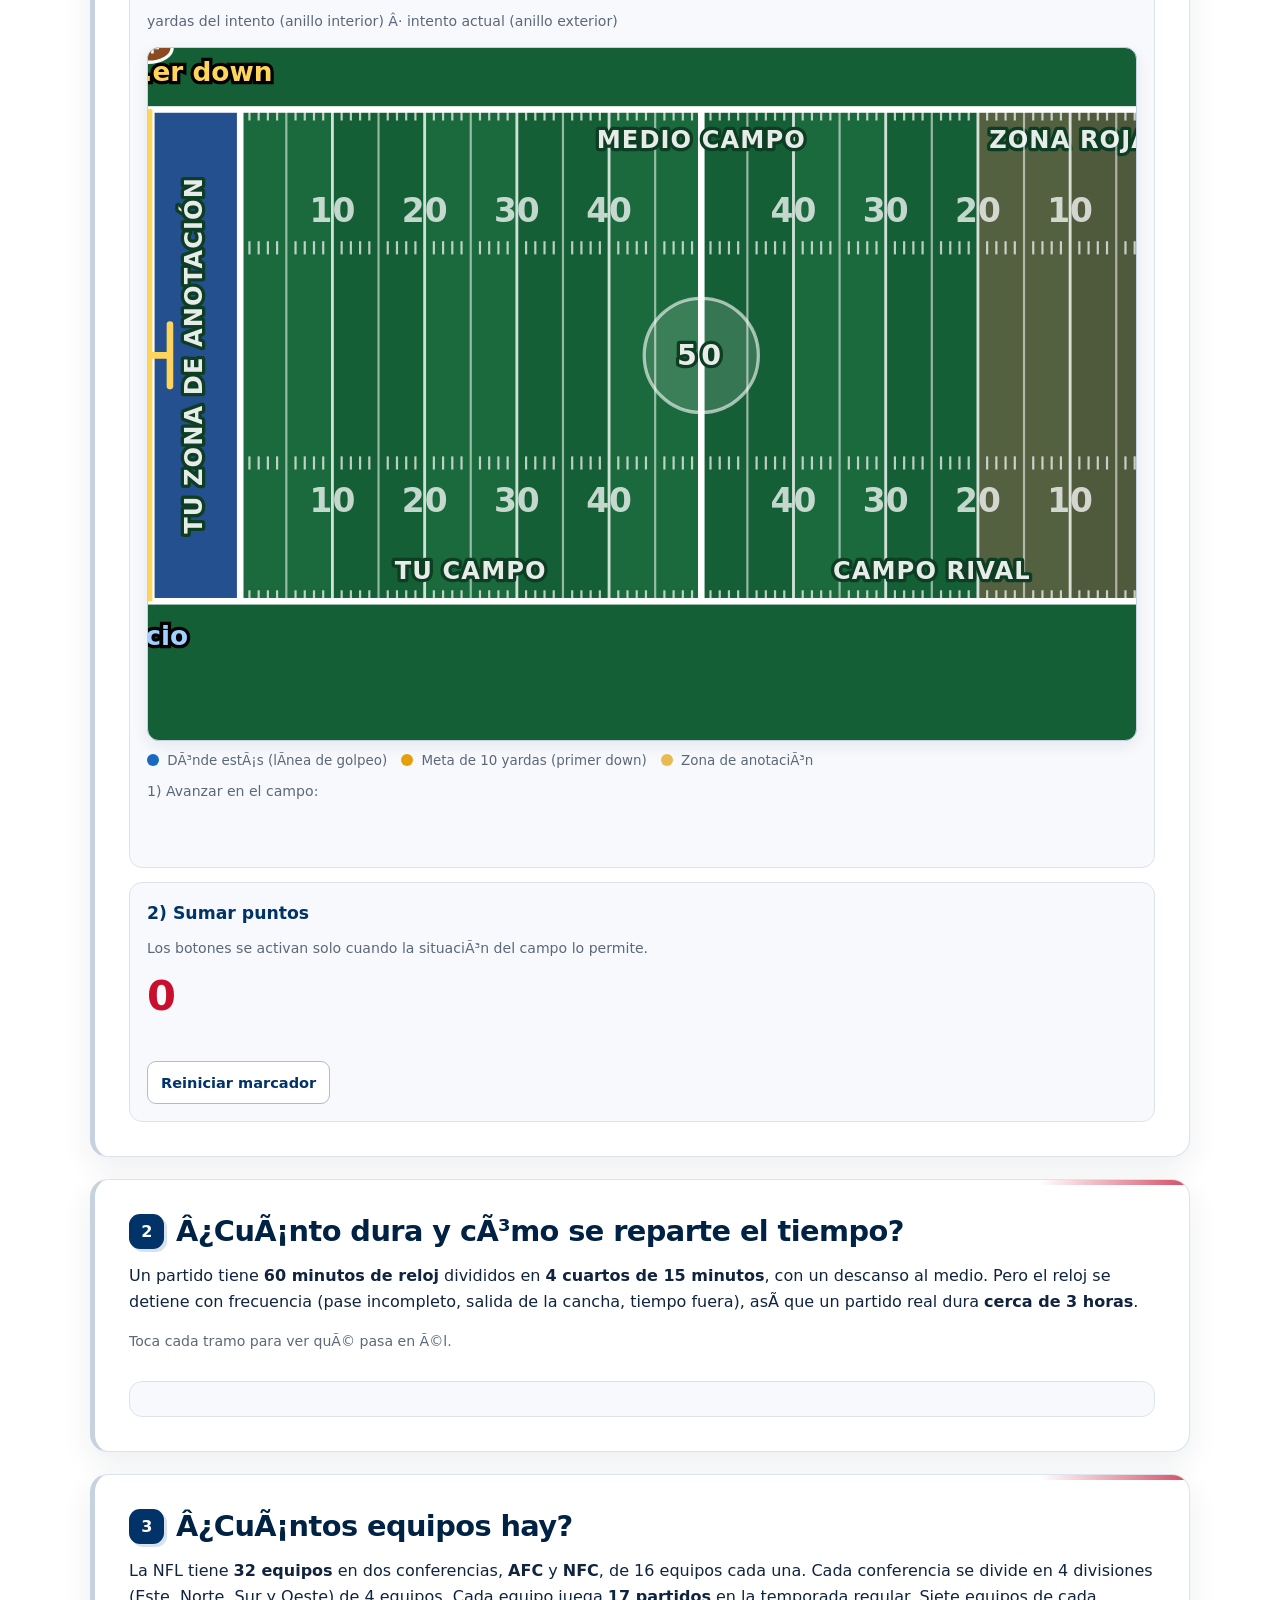
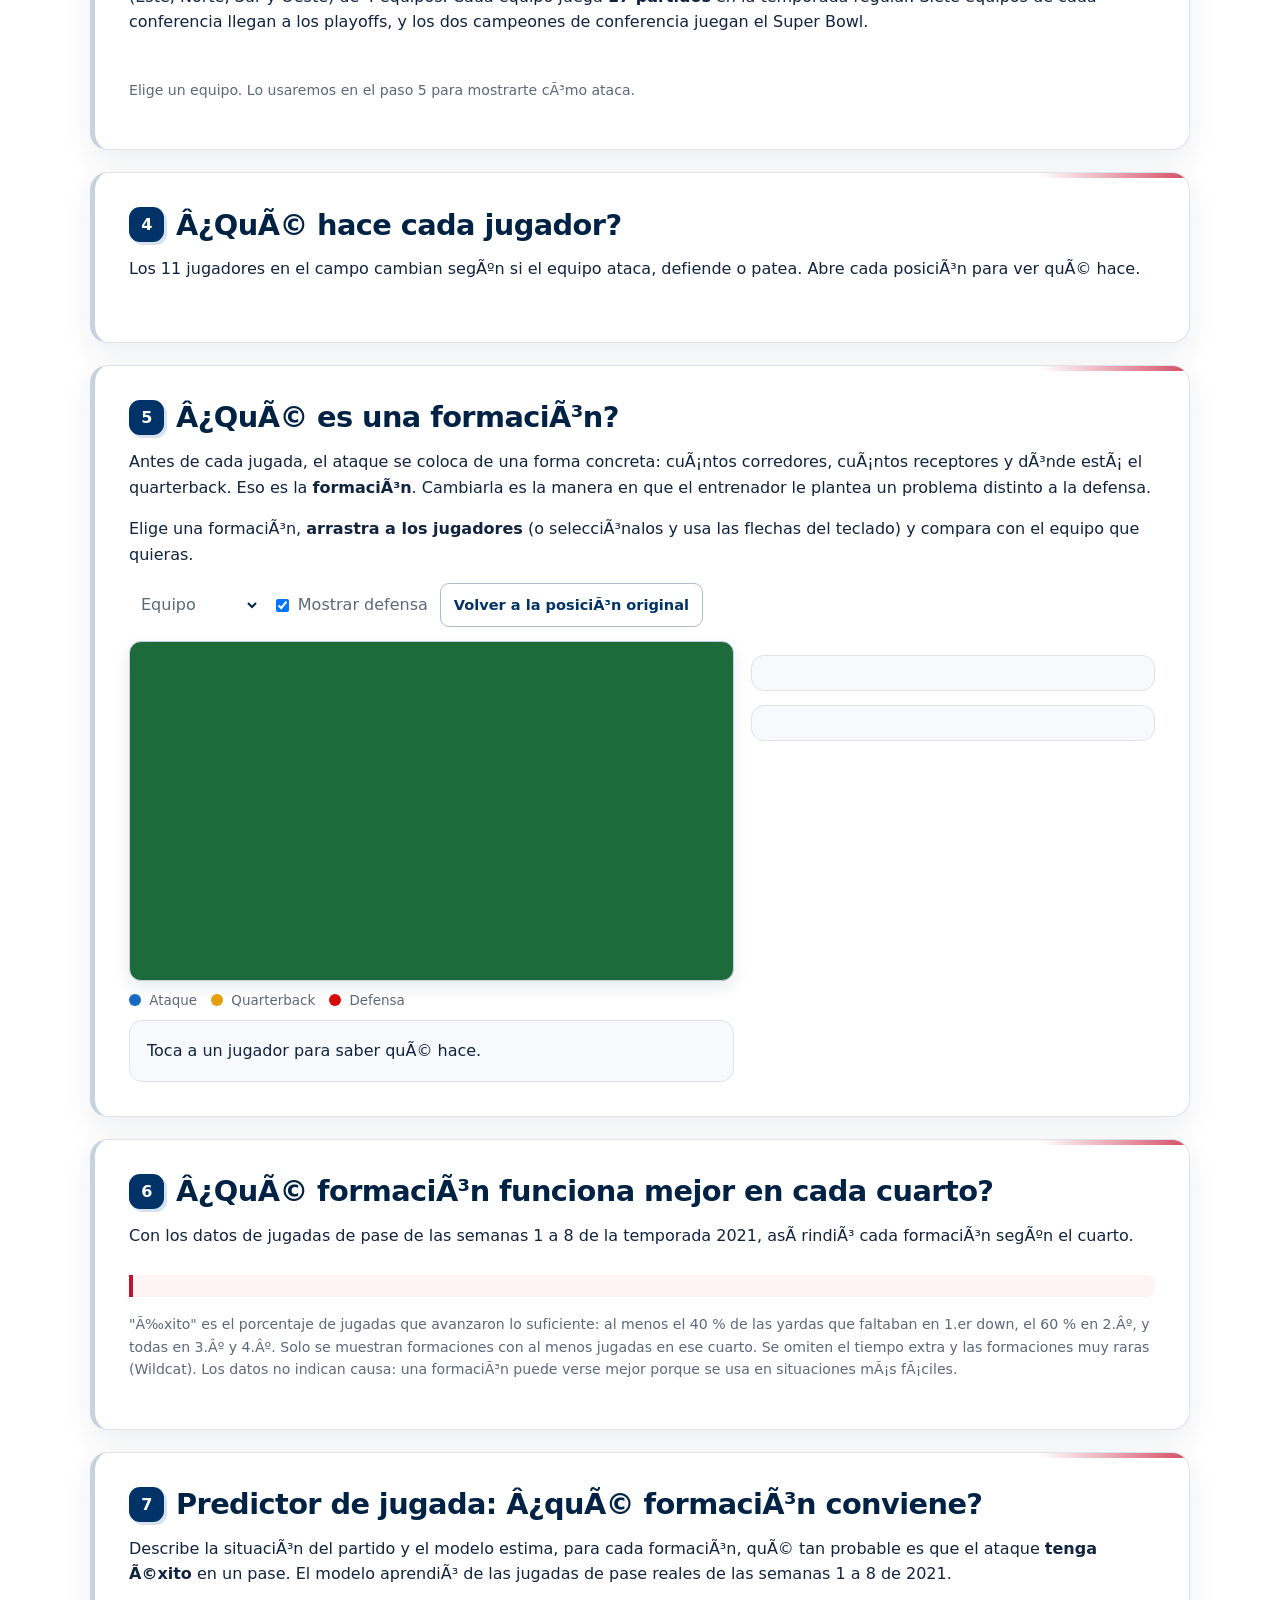
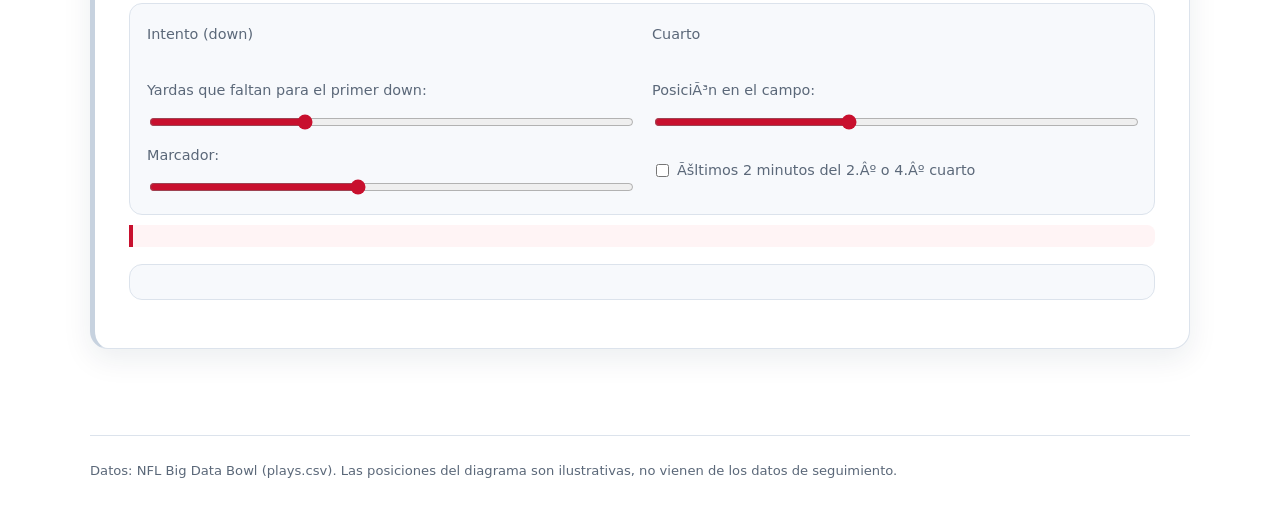
<file: web/_probe_scroll.html>
﻿<!DOCTYPE html>
<html lang="es">
<head>
<meta charset="utf-8">
<meta name="viewport" content="width=device-width, initial-scale=1">
<title>NFL para curiosos: del juego a las formaciones</title>
<link rel="stylesheet" href="style.css">
</head>
<body>
<header class="hero">
  <h1>NFL para curiosos</h1>
  <p>Un recorrido de lo mÃ¡s bÃ¡sico a lo mÃ¡s tÃ¡ctico. Al final podrÃ¡s mover a los jugadores de cada formaciÃ³n y ver cÃ³mo la usa tu equipo favorito.</p>
</header>

<nav class="roadmap" aria-label="Progreso del recorrido">
  <div class="roadmap-inner">
    <div class="roadmap-status" aria-live="polite">
      <strong id="roadmapLabel">Etapa 1 Â· El juego</strong>
      <span id="roadmapCount">1 de 7</span>
    </div>
    <div class="field-progress">
      <div id="bar" class="field-fill" role="progressbar" aria-label="Progreso del recorrido" aria-valuemin="1" aria-valuemax="7" aria-valuenow="1"></div>
      <ol id="nav"></ol>
      <span id="progressBall" class="progress-ball" aria-hidden="true"><i></i></span>
    </div>
  </div>
</nav>

<main>
  <!-- 1 -->
  <section id="step-1" class="step" data-title="El juego">
    <h2><span class="num">1</span> Â¿QuÃ© es el juego?</h2>
    <p>El fÃºtbol americano enfrenta a <strong>dos equipos de 11 jugadores</strong> en el campo. El equipo que ataca (tiene el balÃ³n) intenta llevarlo hasta la zona de anotaciÃ³n contraria. El otro equipo defiende e intenta detenerlo.</p>
    <p>La regla clave: el ataque tiene <strong>4 intentos (downs)</strong> para avanzar <strong>10 yardas</strong>. Si lo logra, recibe otros 4 intentos. Si no, entrega el balÃ³n.</p>

    <div class="widget drive">
      <h3>Prueba los 4 intentos</h3>
      <p class="note">Tu equipo ataca de izquierda a derecha. <strong>Avanzar yardas</strong> sirve para mantener el balÃ³n y acercarte; los <strong>puntos</strong> solo se logran al llegar a la zona de anotaciÃ³n (derecha) o pateando.</p>
      <div class="driveTop">
        <svg id="downRing" viewBox="0 0 120 120" role="img" aria-label="Anillo de los 4 intentos"></svg>
        <div>
          <div class="status" id="downStatus" aria-live="polite"></div>
          <p class="note ringKey"><i class="k k1"></i> yardas del intento (anillo interior) Â· <i class="k k2"></i> intento actual (anillo exterior)</p>
        </div>
      </div>
      <svg id="driveField" viewBox="0 0 450 315" role="img" aria-label="Campo de fÃºtbol americano con el balÃ³n y la lÃ­nea para primer down"></svg>
      <div class="legend">
        <span><i class="dot off"></i> DÃ³nde estÃ¡s (lÃ­nea de golpeo)</span>
        <span><i class="dot qb"></i> Meta de 10 yardas (primer down)</span>
        <span><i class="dot zone"></i> Zona de anotaciÃ³n</span>
      </div>
      <p class="note">1) Avanzar en el campo:</p>
      <div class="btns" id="downBtns"></div>
      <p id="downMsg" class="msg" aria-live="polite"></p>
    </div>

    <div class="widget">
      <h3>2) Sumar puntos</h3>
      <p class="note">Los botones se activan solo cuando la situaciÃ³n del campo lo permite.</p>
      <div class="score" id="scoreTotal" aria-live="polite">0</div>
      <div class="btns" id="scoreBtns"></div>
      <p id="scoreMsg" class="msg" aria-live="polite"></p>
      <button class="ghost" id="scoreReset">Reiniciar marcador</button>
    </div>
  </section>

  <!-- 2 y 3 -->
  <section id="step-2" class="step" data-title="DuraciÃ³n">
    <h2><span class="num">2</span> Â¿CuÃ¡nto dura y cÃ³mo se reparte el tiempo?</h2>
    <p>Un partido tiene <strong>60 minutos de reloj</strong> divididos en <strong>4 cuartos de 15 minutos</strong>, con un descanso al medio. Pero el reloj se detiene con frecuencia (pase incompleto, salida de la cancha, tiempo fuera), asÃ­ que un partido real dura <strong>cerca de 3 horas</strong>.</p>
    <p class="note">Toca cada tramo para ver quÃ© pasa en Ã©l.</p>
    <div class="timeline" id="timeline" role="group" aria-label="DistribuciÃ³n del tiempo"></div>
    <div class="widget" id="timeInfo" aria-live="polite"></div>
  </section>

  <!-- 4 -->
  <section id="step-3" class="step" data-title="Equipos">
    <h2><span class="num">3</span> Â¿CuÃ¡ntos equipos hay?</h2>
    <p>La NFL tiene <strong>32 equipos</strong> en dos conferencias, <strong>AFC</strong> y <strong>NFC</strong>, de 16 equipos cada una. Cada conferencia se divide en 4 divisiones (Este, Norte, Sur y Oeste) de 4 equipos. Cada equipo juega <strong>17 partidos</strong> en la temporada regular. Siete equipos de cada conferencia llegan a los playoffs, y los dos campeones de conferencia juegan el Super Bowl.</p>
    <div class="tabs" id="confTabs" role="group" aria-label="Conferencia"></div>
    <div class="divisions" id="divisions"></div>
    <p class="note">Elige un equipo. Lo usaremos en el paso 5 para mostrarte cÃ³mo ataca.</p>
  </section>

  <!-- 5 -->
  <section id="step-4" class="step" data-title="Jugadores">
    <h2><span class="num">4</span> Â¿QuÃ© hace cada jugador?</h2>
    <p>Los 11 jugadores en el campo cambian segÃºn si el equipo ataca, defiende o patea. Abre cada posiciÃ³n para ver quÃ© hace.</p>
    <div class="tabs" id="roleTabs" role="group" aria-label="Unidad"></div>
    <div id="roleList" class="roles"></div>
  </section>

  <!-- 6 -->
  <section id="step-5" class="step" data-title="Formaciones">
    <h2><span class="num">5</span> Â¿QuÃ© es una formaciÃ³n?</h2>
    <p>Antes de cada jugada, el ataque se coloca de una forma concreta: cuÃ¡ntos corredores, cuÃ¡ntos receptores y dÃ³nde estÃ¡ el quarterback. Eso es la <strong>formaciÃ³n</strong>. Cambiarla es la manera en que el entrenador le plantea un problema distinto a la defensa.</p>
    <p>Elige una formaciÃ³n, <strong>arrastra a los jugadores</strong> (o selecciÃ³nalos y usa las flechas del teclado) y compara con el equipo que quieras.</p>

    <div class="controls">
      <div class="tabs" id="formTabs" role="group" aria-label="FormaciÃ³n"></div>
      <label>Equipo
        <select id="teamSelect"></select>
      </label>
      <label class="check"><input type="checkbox" id="showDef" checked> Mostrar defensa</label>
      <button class="ghost" id="resetPos">Volver a la posiciÃ³n original</button>
    </div>

    <div class="lab">
      <div>
        <svg id="field" viewBox="0 0 100 56" role="img" aria-label="Campo con jugadores de ataque (azul) y defensa (rojo) que se pueden mover"></svg>
        <div class="legend">
          <span><i class="dot off"></i> Ataque</span>
          <span><i class="dot qb"></i> Quarterback</span>
          <span><i class="dot def"></i> Defensa</span>
        </div>
        <p class="widget playerInfo" id="playerInfo" aria-live="polite">Toca a un jugador para saber quÃ© hace.</p>
      </div>
      <div>
        <div class="widget" id="formInfo"></div>
        <div class="widget" id="teamInfo"></div>
      </div>
    </div>
  </section>

  <!-- 7 -->
  <section id="step-6" class="step" data-title="Cuartos">
    <h2><span class="num">6</span> Â¿QuÃ© formaciÃ³n funciona mejor en cada cuarto?</h2>
    <p>Con los datos de jugadas de pase de las semanas 1 a 8 de la temporada 2021, asÃ­ rindiÃ³ cada formaciÃ³n segÃºn el cuarto.</p>
    <div class="tabs" id="qTabs" role="group" aria-label="Cuarto"></div>
    <p class="talk" id="talk"></p>
    <div id="chart"></div>
    <p class="note">
      "Ã‰xito" es el porcentaje de jugadas que avanzaron lo suficiente: al menos el 40 % de las yardas que faltaban en 1.er down, el 60 % en 2.Âº, y todas en 3.Âº y 4.Âº.
      Solo se muestran formaciones con al menos <span id="min"></span> jugadas en ese cuarto. Se omiten el tiempo extra y las formaciones muy raras (Wildcat).
      Los datos no indican causa: una formaciÃ³n puede verse mejor porque se usa en situaciones mÃ¡s fÃ¡ciles.
    </p>
  </section>

  <!-- 8 -->
  <section id="step-7" class="step" data-title="Predictor">
    <h2><span class="num">7</span> Predictor de jugada: Â¿quÃ© formaciÃ³n conviene?</h2>
    <p>Describe la situaciÃ³n del partido y el modelo estima, para cada formaciÃ³n, quÃ© tan probable es que el ataque <strong>tenga Ã©xito</strong> en un pase. El modelo aprendiÃ³ de las jugadas de pase reales de las semanas 1 a 8 de 2021.</p>
    <div class="widget predictor">
      <div class="pgrid">
        <div><span class="plabel">Intento (down)</span><div class="tabs" id="pDown" role="group" aria-label="Intento"></div></div>
        <div><span class="plabel">Cuarto</span><div class="tabs" id="pQ" role="group" aria-label="Cuarto"></div></div>
        <label>Yardas que faltan para el primer down: <b id="pToGoV"></b>
          <input type="range" id="pToGo" min="1" max="20" value="7"></label>
        <label>PosiciÃ³n en el campo: <b id="pGoalV"></b>
          <input type="range" id="pGoal" min="1" max="99" value="40"></label>
        <label>Marcador: <b id="pDiffV"></b>
          <input type="range" id="pDiff" min="-21" max="21" value="-3"></label>
        <label class="check"><input type="checkbox" id="pLate"> Ãšltimos 2 minutos del 2.Âº o 4.Âº cuarto</label>
      </div>
    </div>
    <p class="talk" id="pTalk"></p>
    <div id="pOut"></div>
    <div class="widget" id="pNear"></div>
    <p class="note" id="pNote"></p>
  </section>
</main>

<footer>Datos: NFL Big Data Bowl (plays.csv). Las posiciones del diagrama son ilustrativas, no vienen de los datos de seguimiento.</footer>

<script src="data.js"></script>
<script src="model.js"></script>
<script src="app.js"></script>
<script>setTimeout(()=>{document.documentElement.style.scrollBehavior="auto";document.querySelector("#step-4").scrollIntoView()},300);setTimeout(()=>{document.body.dataset.probe=JSON.stringify({y:scrollY,label:document.querySelector("#roadmapLabel").textContent,ball:document.querySelector("#progressBall").style.left,meter:document.querySelector("#bar").style.width,done:document.querySelectorAll("#nav .done").length,current:document.querySelector("#nav [aria-current=step]")?.getAttribute("aria-label")})},1600)</script></body>
</html>
</file>
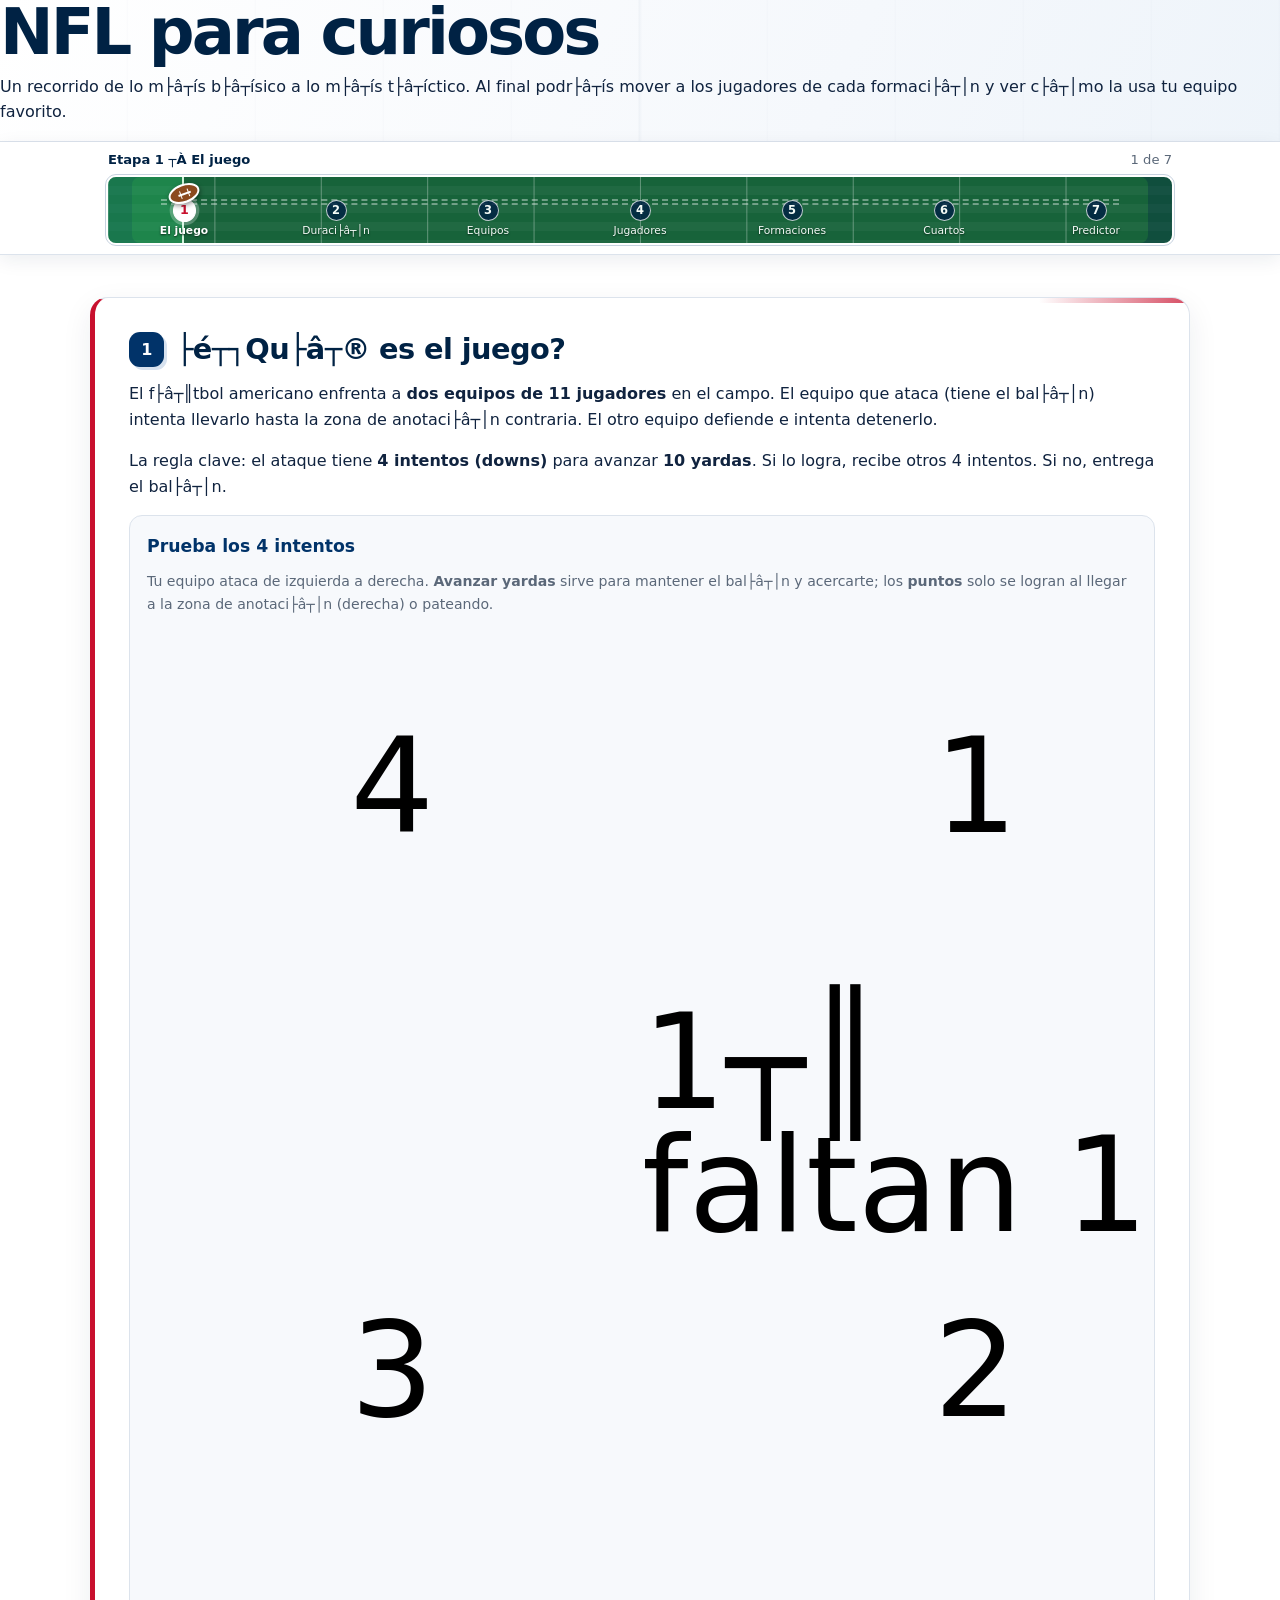
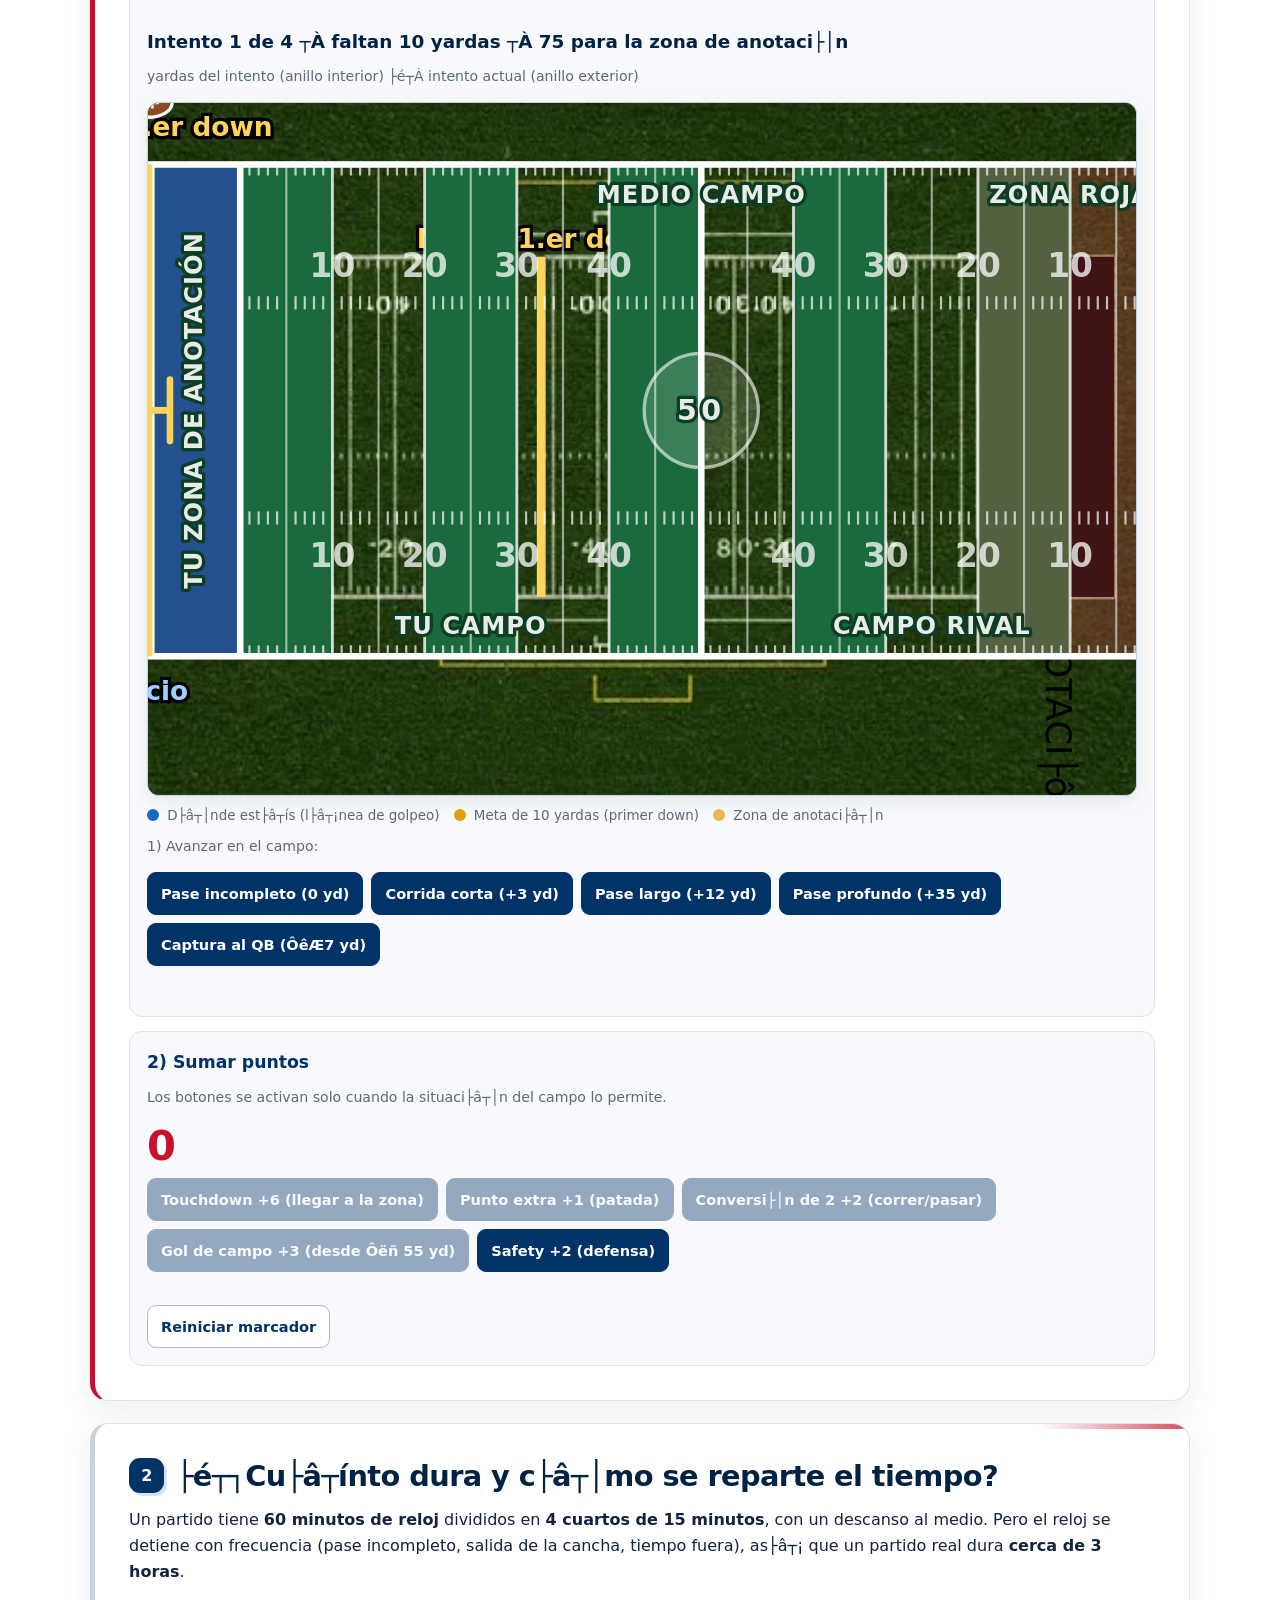
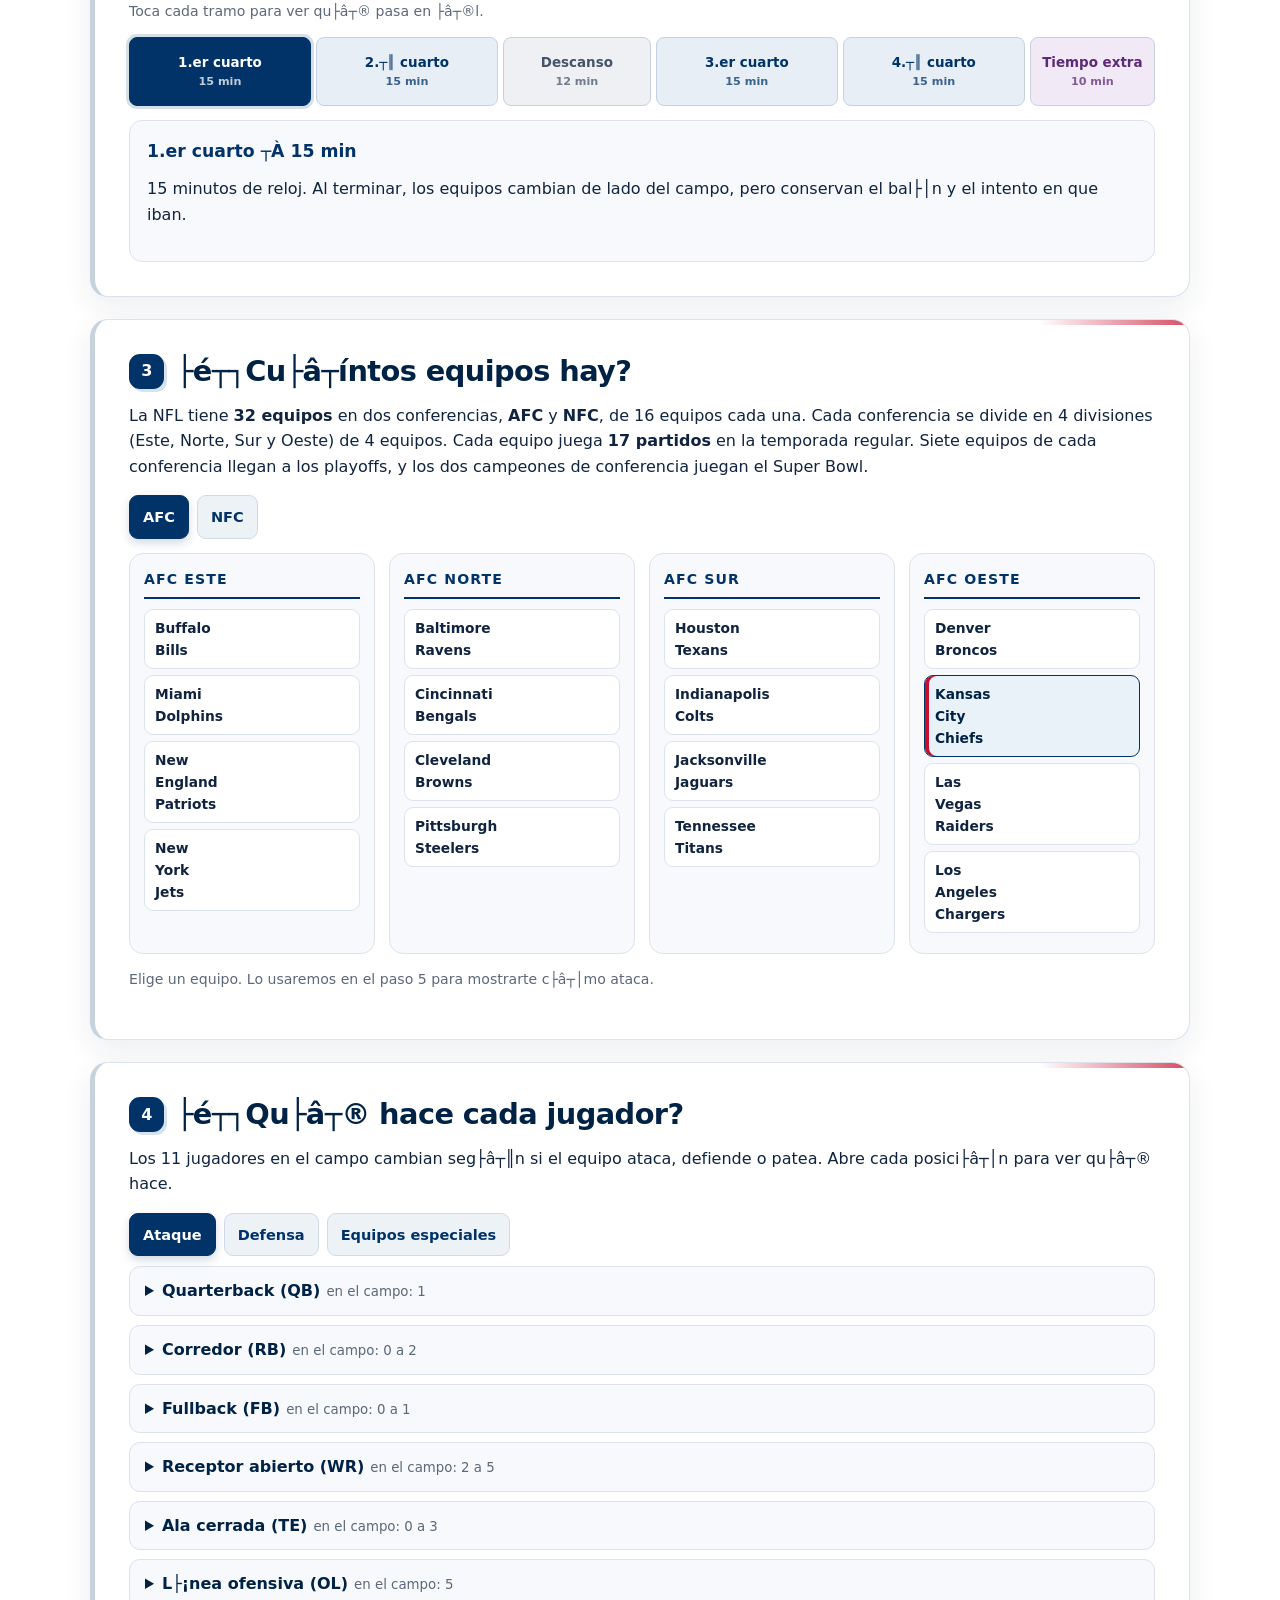
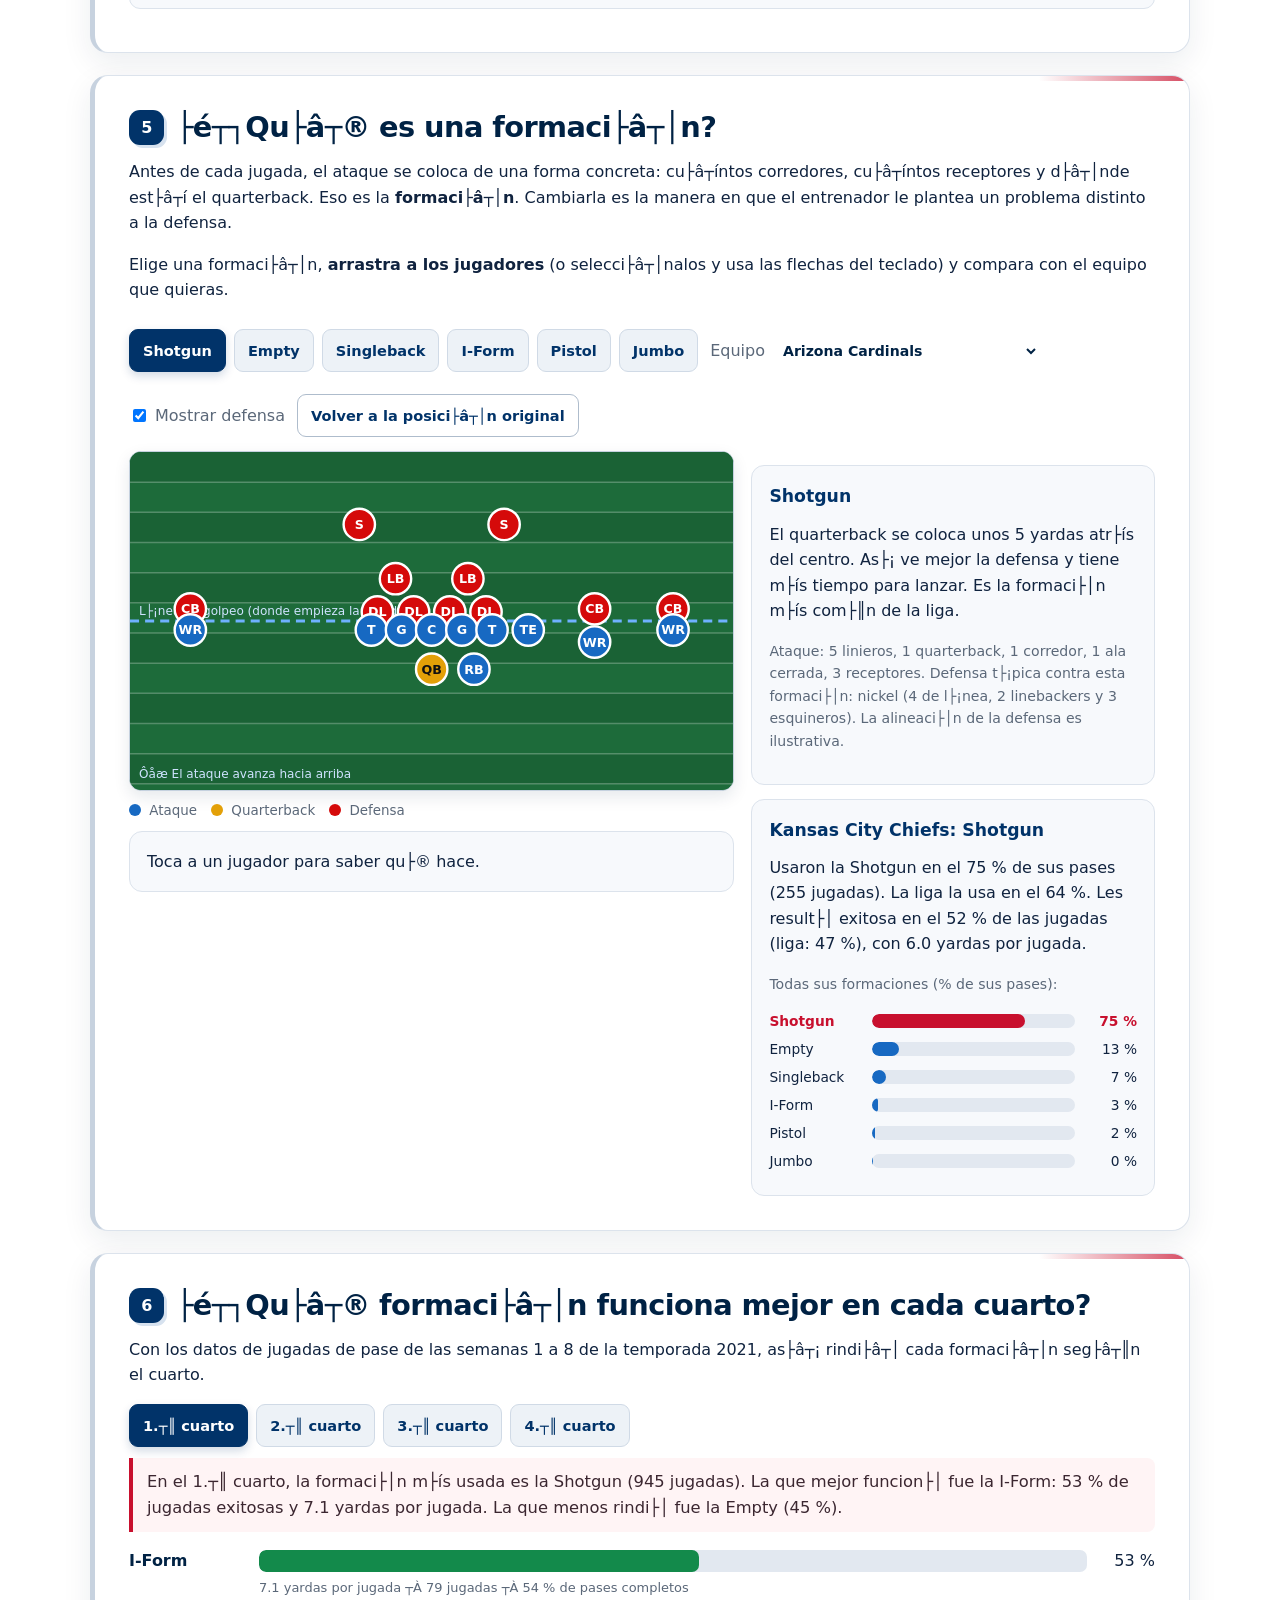
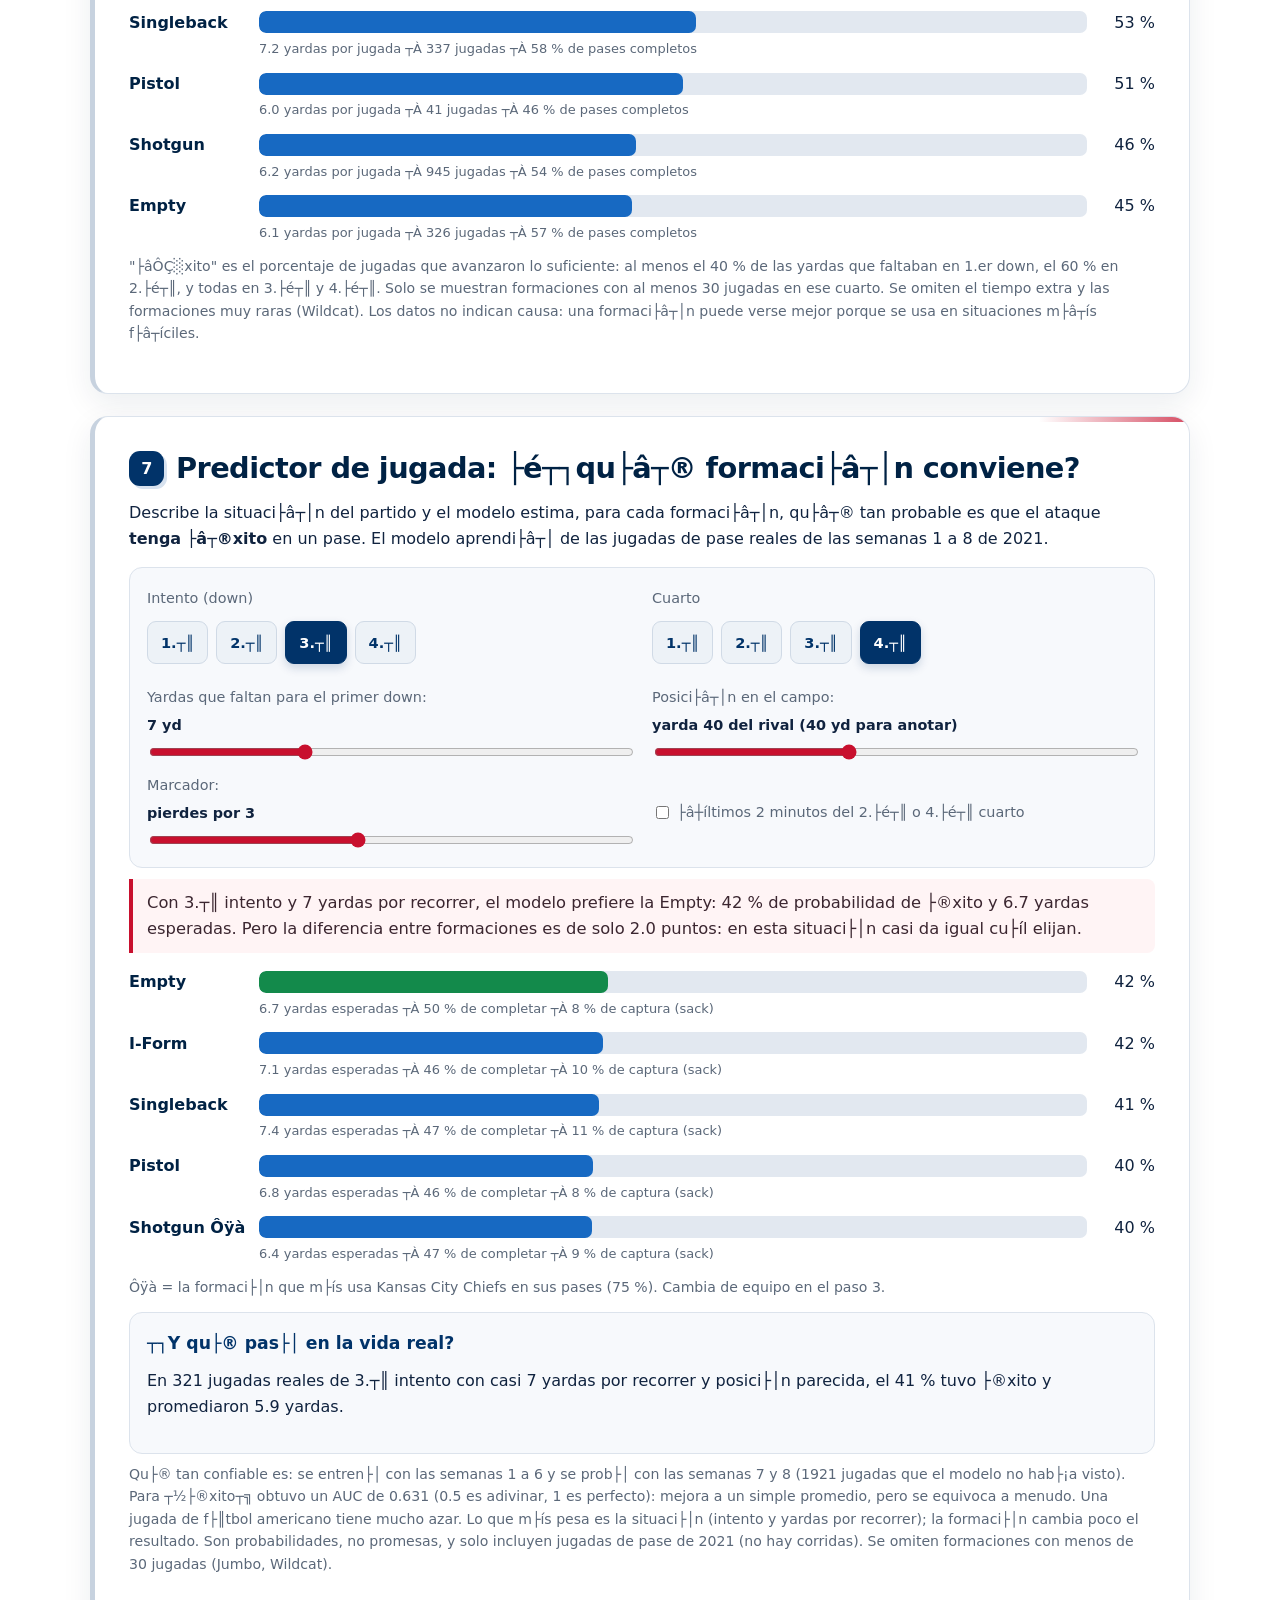
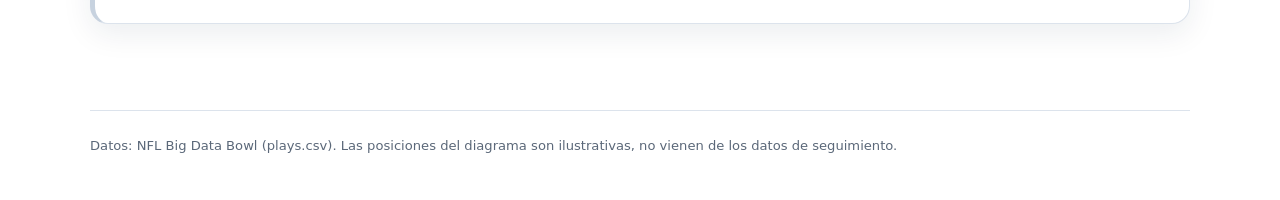
<file: web/_probe_scroll_dom.html>
﻿<!DOCTYPE html>
<html lang="es" style="scroll-behavior: auto;"><head>
<meta charset="utf-8">
<meta name="viewport" content="width=device-width, initial-scale=1">
<title>NFL para curiosos: del juego a las formaciones</title>
<link rel="stylesheet" href="style.css">
</head>
<body data-probe="{&quot;y&quot;:2911,&quot;label&quot;:&quot;Etapa 1 ┬À El juego&quot;,&quot;ball&quot;:&quot;7.14286%&quot;,&quot;meter&quot;:&quot;7.14286%&quot;,&quot;done&quot;:0,&quot;current&quot;:&quot;Etapa 1: El juego&quot;}">
<header class="hero">
  <h1>NFL para curiosos</h1>
  <p>Un recorrido de lo m├â┬ís b├â┬ísico a lo m├â┬ís t├â┬íctico. Al final podr├â┬ís mover a los jugadores de cada formaci├â┬│n y ver c├â┬│mo la usa tu equipo favorito.</p>
</header>

<nav class="roadmap" aria-label="Progreso del recorrido">
  <div class="roadmap-inner">
    <div class="roadmap-status" aria-live="polite">
      <strong id="roadmapLabel">Etapa 1 ┬À El juego</strong>
      <span id="roadmapCount">1 de 7</span>
    </div>
    <div class="field-progress" style="--steps: 7;">
      <div id="bar" class="field-fill" role="progressbar" aria-label="Progreso del recorrido" aria-valuemin="1" aria-valuemax="7" aria-valuenow="1" aria-valuetext="Etapa 1 de 7: El juego" style="width: 7.14286%;"></div>
      <ol id="nav"><li><a href="#step-1" aria-label="Etapa 1: El juego" aria-current="step"><span class="n"><span>1</span></span><span class="stage-name">El juego</span></a></li><li><a href="#step-2" aria-label="Etapa 2: Duraci├â┬│n"><span class="n"><span>2</span></span><span class="stage-name">Duraci├â┬│n</span></a></li><li><a href="#step-3" aria-label="Etapa 3: Equipos"><span class="n"><span>3</span></span><span class="stage-name">Equipos</span></a></li><li><a href="#step-4" aria-label="Etapa 4: Jugadores"><span class="n"><span>4</span></span><span class="stage-name">Jugadores</span></a></li><li><a href="#step-5" aria-label="Etapa 5: Formaciones"><span class="n"><span>5</span></span><span class="stage-name">Formaciones</span></a></li><li><a href="#step-6" aria-label="Etapa 6: Cuartos"><span class="n"><span>6</span></span><span class="stage-name">Cuartos</span></a></li><li><a href="#step-7" aria-label="Etapa 7: Predictor"><span class="n"><span>7</span></span><span class="stage-name">Predictor</span></a></li></ol>
      <span id="progressBall" class="progress-ball" aria-hidden="true" style="left: 7.14286%;"><i></i></span>
    </div>
  </div>
</nav>

<main>
  <!-- 1 -->
  <section id="step-1" class="step visible" data-title="El juego">
    <h2><span class="num">1</span> ├é┬┐Qu├â┬® es el juego?</h2>
    <p>El f├â┬║tbol americano enfrenta a <strong>dos equipos de 11 jugadores</strong> en el campo. El equipo que ataca (tiene el bal├â┬│n) intenta llevarlo hasta la zona de anotaci├â┬│n contraria. El otro equipo defiende e intenta detenerlo.</p>
    <p>La regla clave: el ataque tiene <strong>4 intentos (downs)</strong> para avanzar <strong>10 yardas</strong>. Si lo logra, recibe otros 4 intentos. Si no, entrega el bal├â┬│n.</p>

    <div class="widget drive">
      <h3>Prueba los 4 intentos</h3>
      <p class="note">Tu equipo ataca de izquierda a derecha. <strong>Avanzar yardas</strong> sirve para mantener el bal├â┬│n y acercarte; los <strong>puntos</strong> solo se logran al llegar a la zona de anotaci├â┬│n (derecha) o pateando.</p>
      <div class="driveTop">
        <svg id="downRing" viewBox="0 0 120 120" role="img" aria-label="Anillo de los 4 intentos"><circle cx="60" cy="60" r="50" fill="none" stroke-width="11" pathLength="100" stroke-dasharray="22 78" transform="rotate(-88.5 60 60)" class="seg cur"></circle><text x="95.35533905932738" y="24.64466094067263" class="segN">1</text><circle cx="60" cy="60" r="50" fill="none" stroke-width="11" pathLength="100" stroke-dasharray="22 78" transform="rotate(1.5 60 60)" class="seg "></circle><text x="95.35533905932738" y="95.35533905932738" class="segN">2</text><circle cx="60" cy="60" r="50" fill="none" stroke-width="11" pathLength="100" stroke-dasharray="22 78" transform="rotate(91.5 60 60)" class="seg "></circle><text x="24.64466094067263" y="95.35533905932738" class="segN">3</text><circle cx="60" cy="60" r="50" fill="none" stroke-width="11" pathLength="100" stroke-dasharray="22 78" transform="rotate(181.5 60 60)" class="seg "></circle><text x="24.644660940672615" y="24.64466094067263" class="segN">4</text><circle cx="60" cy="60" r="38" fill="none" stroke-width="5" class="inTrack"></circle><circle cx="60" cy="60" r="38" fill="none" stroke-width="5" pathLength="100" class="inFill" stroke-dasharray="0 100" transform="rotate(-90 60 60)"></circle><text x="60" y="58" class="cBig">1┬║</text><text x="60" y="73" class="cSmall">faltan 10 yd</text></svg>
        <div>
          <div class="status" id="downStatus" aria-live="polite">Intento 1 de 4 ┬À faltan 10 yardas ┬À 75 para la zona de anotaci├│n</div>
          <p class="note ringKey"><i class="k k1"></i> yardas del intento (anillo interior) ├é┬À <i class="k k2"></i> intento actual (anillo exterior)</p>
        </div>
      </div>
      <svg id="driveField" viewBox="0 0 450 315" role="img" aria-label="Campo de f├â┬║tbol americano con el bal├â┬│n y la l├â┬¡nea para primer down"><image href="Resources/Imagenes/Campo.webp" x="0" y="0" width="450" height="315" preserveAspectRatio="none"></image><rect x="378" y="70" width="62" height="155" class="zoneR"></rect><text x="409" y="147.5" class="zoneT" transform="rotate(90 409 147.5)">ZONA DE ANOTACI├ôN</text><rect y="70" height="155" class="band" x="148.5" width="0"></rect><line y1="70" y2="225" class="scrLine" x1="148.5" x2="148.5"></line><line y1="70" y2="225" class="gainLine" x1="179.10000000000002" x2="179.10000000000002"></line><text y="66" class="lblY" x="179.10000000000002">META: 1.er down</text><text y="237" class="lblB" x="148.5">Inicio</text><g class="ball" style="transform: translate(148.5px, 147.5px);"><ellipse rx="9" ry="5.5"></ellipse><path d="M-4 0H4M-1.5 -2V2M1.5 -2V2" class="lace"></path></g><text class="pop" y="127.5"></text></svg>
      <div class="legend">
        <span><i class="dot off"></i> D├â┬│nde est├â┬ís (l├â┬¡nea de golpeo)</span>
        <span><i class="dot qb"></i> Meta de 10 yardas (primer down)</span>
        <span><i class="dot zone"></i> Zona de anotaci├â┬│n</span>
      </div>
      <p class="note">1) Avanzar en el campo:</p>
      <div class="btns" id="downBtns"><button>Pase incompleto (0 yd)</button><button>Corrida corta (+3 yd)</button><button>Pase largo (+12 yd)</button><button>Pase profundo (+35 yd)</button><button>Captura al QB (ÔêÆ7 yd)</button></div>
      <p id="downMsg" class="msg" aria-live="polite"></p>
    </div>

    <div class="widget">
      <h3>2) Sumar puntos</h3>
      <p class="note">Los botones se activan solo cuando la situaci├â┬│n del campo lo permite.</p>
      <div class="score" id="scoreTotal" aria-live="polite">0</div>
      <div class="btns" id="scoreBtns"><button disabled="">Touchdown +6 (llegar a la zona)</button><button disabled="">Punto extra +1 (patada)</button><button disabled="">Conversi├│n de 2 +2 (correr/pasar)</button><button disabled="" title="Muy lejos (92 yd): el pateador no llega">Gol de campo +3 (desde Ôëñ 55 yd)</button><button>Safety +2 (defensa)</button></div>
      <p id="scoreMsg" class="msg" aria-live="polite"></p>
      <button class="ghost" id="scoreReset">Reiniciar marcador</button>
    </div>
  </section>

  <!-- 2 y 3 -->
  <section id="step-2" class="step" data-title="Duraci├â┬│n">
    <h2><span class="num">2</span> ├é┬┐Cu├â┬ínto dura y c├â┬│mo se reparte el tiempo?</h2>
    <p>Un partido tiene <strong>60 minutos de reloj</strong> divididos en <strong>4 cuartos de 15 minutos</strong>, con un descanso al medio. Pero el reloj se detiene con frecuencia (pase incompleto, salida de la cancha, tiempo fuera), as├â┬¡ que un partido real dura <strong>cerca de 3 horas</strong>.</p>
    <p class="note">Toca cada tramo para ver qu├â┬® pasa en ├â┬®l.</p>
    <div class="timeline" id="timeline" role="group" aria-label="Distribuci├â┬│n del tiempo"><button class="" data-key="q1" aria-pressed="true" style="flex:15">1.er cuarto<small>15 min</small></button><button class="" data-key="q2" aria-pressed="false" style="flex:15">2.┬║ cuarto<small>15 min</small></button><button class="half" data-key="ht" aria-pressed="false" style="flex:12">Descanso<small>12 min</small></button><button class="" data-key="q3" aria-pressed="false" style="flex:15">3.er cuarto<small>15 min</small></button><button class="" data-key="q4" aria-pressed="false" style="flex:15">4.┬║ cuarto<small>15 min</small></button><button class="ot" data-key="ot" aria-pressed="false" style="flex:10">Tiempo extra<small>10 min</small></button></div>
    <div class="widget" id="timeInfo" aria-live="polite"><h3>1.er cuarto ┬À 15 min</h3><p>15 minutos de reloj. Al terminar, los equipos cambian de lado del campo, pero conservan el bal├│n y el intento en que iban.</p></div>
  </section>

  <!-- 4 -->
  <section id="step-3" class="step" data-title="Equipos">
    <h2><span class="num">3</span> ├é┬┐Cu├â┬íntos equipos hay?</h2>
    <p>La NFL tiene <strong>32 equipos</strong> en dos conferencias, <strong>AFC</strong> y <strong>NFC</strong>, de 16 equipos cada una. Cada conferencia se divide en 4 divisiones (Este, Norte, Sur y Oeste) de 4 equipos. Cada equipo juega <strong>17 partidos</strong> en la temporada regular. Siete equipos de cada conferencia llegan a los playoffs, y los dos campeones de conferencia juegan el Super Bowl.</p>
    <div class="tabs" id="confTabs" role="group" aria-label="Conferencia"><button aria-pressed="true">AFC</button><button aria-pressed="false">NFC</button></div>
    <div class="divisions" id="divisions"><div class="division"><h3>AFC Este</h3><button class="chip" aria-pressed="false">Buffalo Bills</button><button class="chip" aria-pressed="false">Miami Dolphins</button><button class="chip" aria-pressed="false">New England Patriots</button><button class="chip" aria-pressed="false">New York Jets</button></div><div class="division"><h3>AFC Norte</h3><button class="chip" aria-pressed="false">Baltimore Ravens</button><button class="chip" aria-pressed="false">Cincinnati Bengals</button><button class="chip" aria-pressed="false">Cleveland Browns</button><button class="chip" aria-pressed="false">Pittsburgh Steelers</button></div><div class="division"><h3>AFC Sur</h3><button class="chip" aria-pressed="false">Houston Texans</button><button class="chip" aria-pressed="false">Indianapolis Colts</button><button class="chip" aria-pressed="false">Jacksonville Jaguars</button><button class="chip" aria-pressed="false">Tennessee Titans</button></div><div class="division"><h3>AFC Oeste</h3><button class="chip" aria-pressed="false">Denver Broncos</button><button class="chip" aria-pressed="true">Kansas City Chiefs</button><button class="chip" aria-pressed="false">Las Vegas Raiders</button><button class="chip" aria-pressed="false">Los Angeles Chargers</button></div></div>
    <p class="note">Elige un equipo. Lo usaremos en el paso 5 para mostrarte c├â┬│mo ataca.</p>
  </section>

  <!-- 5 -->
  <section id="step-4" class="step" data-title="Jugadores">
    <h2><span class="num">4</span> ├é┬┐Qu├â┬® hace cada jugador?</h2>
    <p>Los 11 jugadores en el campo cambian seg├â┬║n si el equipo ataca, defiende o patea. Abre cada posici├â┬│n para ver qu├â┬® hace.</p>
    <div class="tabs" id="roleTabs" role="group" aria-label="Unidad"><button aria-pressed="true">Ataque</button><button aria-pressed="false">Defensa</button><button aria-pressed="false">Equipos especiales</button></div>
    <div id="roleList" class="roles"><details><summary>Quarterback (QB)<small>en el campo: 1</small></summary><p>El l├¡der del ataque. Recibe el bal├│n del centro y decide si lo lanza, lo entrega a un corredor o corre con ├®l. Es la posici├│n m├ís famosa.</p></details><details><summary>Corredor (RB)<small>en el campo: 0 a 2</small></summary><p>Recibe el bal├│n del quarterback para correr con ├®l. Tambi├®n bloquea y a veces recibe pases cortos.</p></details><details><summary>Fullback (FB)<small>en el campo: 0 a 1</small></summary><p>Un corredor grande cuyo trabajo principal es bloquear para abrirle camino al corredor principal.</p></details><details><summary>Receptor abierto (WR)<small>en el campo: 2 a 5</small></summary><p>Se coloca cerca de las bandas y corre rutas para recibir pases. Suelen ser los m├ís r├ípidos del equipo.</p></details><details><summary>Ala cerrada (TE)<small>en el campo: 0 a 3</small></summary><p>H├¡brido: bloquea como un liniero y tambi├®n corre rutas para recibir pases. Se coloca pegado a la l├¡nea ofensiva.</p></details><details><summary>L├¡nea ofensiva (OL)<small>en el campo: 5</small></summary><p>Cinco jugadores grandes: un centro (C), que pasa el bal├│n, dos guardias (G) y dos tackles (T). Protegen al quarterback y abren espacios para correr. Casi nunca tocan el bal├│n.</p></details></div>
  </section>

  <!-- 6 -->
  <section id="step-5" class="step" data-title="Formaciones">
    <h2><span class="num">5</span> ├é┬┐Qu├â┬® es una formaci├â┬│n?</h2>
    <p>Antes de cada jugada, el ataque se coloca de una forma concreta: cu├â┬íntos corredores, cu├â┬íntos receptores y d├â┬│nde est├â┬í el quarterback. Eso es la <strong>formaci├â┬│n</strong>. Cambiarla es la manera en que el entrenador le plantea un problema distinto a la defensa.</p>
    <p>Elige una formaci├â┬│n, <strong>arrastra a los jugadores</strong> (o selecci├â┬│nalos y usa las flechas del teclado) y compara con el equipo que quieras.</p>

    <div class="controls">
      <div class="tabs" id="formTabs" role="group" aria-label="Formaci├â┬│n"><button aria-pressed="true">Shotgun</button><button aria-pressed="false">Empty</button><button aria-pressed="false">Singleback</button><button aria-pressed="false">I-Form</button><button aria-pressed="false">Pistol</button><button aria-pressed="false">Jumbo</button></div>
      <label>Equipo
        <select id="teamSelect"><option value="ARI">Arizona Cardinals</option><option value="ATL">Atlanta Falcons</option><option value="BAL">Baltimore Ravens</option><option value="BUF">Buffalo Bills</option><option value="CAR">Carolina Panthers</option><option value="CHI">Chicago Bears</option><option value="CIN">Cincinnati Bengals</option><option value="CLE">Cleveland Browns</option><option value="DAL">Dallas Cowboys</option><option value="DEN">Denver Broncos</option><option value="DET">Detroit Lions</option><option value="GB">Green Bay Packers</option><option value="HOU">Houston Texans</option><option value="IND">Indianapolis Colts</option><option value="JAX">Jacksonville Jaguars</option><option value="KC">Kansas City Chiefs</option><option value="LV">Las Vegas Raiders</option><option value="LAC">Los Angeles Chargers</option><option value="LA">Los Angeles Rams</option><option value="MIA">Miami Dolphins</option><option value="MIN">Minnesota Vikings</option><option value="NE">New England Patriots</option><option value="NO">New Orleans Saints</option><option value="NYG">New York Giants</option><option value="NYJ">New York Jets</option><option value="PHI">Philadelphia Eagles</option><option value="PIT">Pittsburgh Steelers</option><option value="SF">San Francisco 49ers</option><option value="SEA">Seattle Seahawks</option><option value="TB">Tampa Bay Buccaneers</option><option value="TEN">Tennessee Titans</option><option value="WAS">Washington Football Team</option></select>
      </label>
      <label class="check"><input type="checkbox" id="showDef" checked=""> Mostrar defensa</label>
      <button class="ghost" id="resetPos">Volver a la posici├â┬│n original</button>
    </div>

    <div class="lab">
      <div>
        <svg id="field" viewBox="0 0 100 56" role="img" aria-label="Campo con jugadores de ataque (azul) y defensa (rojo) que se pueden mover" class="ready"><rect x="0" y="0" width="100" height="56" fill="#1d6b3a"></rect><rect x="0" y="0" width="100" height="5" fill="#1a6235"></rect><rect x="0" y="10" width="100" height="5" fill="#1a6235"></rect><rect x="0" y="20" width="100" height="5" fill="#1a6235"></rect><rect x="0" y="30" width="100" height="5" fill="#1a6235"></rect><rect x="0" y="40" width="100" height="5" fill="#1a6235"></rect><rect x="0" y="50" width="100" height="5" fill="#1a6235"></rect><line x1="0" x2="100" y1="5" y2="5" stroke="#fff" stroke-opacity=".25" stroke-width=".25"></line><line x1="0" x2="100" y1="10" y2="10" stroke="#fff" stroke-opacity=".25" stroke-width=".25"></line><line x1="0" x2="100" y1="15" y2="15" stroke="#fff" stroke-opacity=".25" stroke-width=".25"></line><line x1="0" x2="100" y1="20" y2="20" stroke="#fff" stroke-opacity=".25" stroke-width=".25"></line><line x1="0" x2="100" y1="25" y2="25" stroke="#fff" stroke-opacity=".25" stroke-width=".25"></line><line x1="0" x2="100" y1="30" y2="30" stroke="#fff" stroke-opacity=".25" stroke-width=".25"></line><line x1="0" x2="100" y1="35" y2="35" stroke="#fff" stroke-opacity=".25" stroke-width=".25"></line><line x1="0" x2="100" y1="40" y2="40" stroke="#fff" stroke-opacity=".25" stroke-width=".25"></line><line x1="0" x2="100" y1="45" y2="45" stroke="#fff" stroke-opacity=".25" stroke-width=".25"></line><line x1="0" x2="100" y1="50" y2="50" stroke="#fff" stroke-opacity=".25" stroke-width=".25"></line><line x1="0" x2="100" y1="55" y2="55" stroke="#fff" stroke-opacity=".25" stroke-width=".25"></line><line x1="0" x2="100" y1="28" y2="28" stroke="#6fb1ff" stroke-width=".5" stroke-dasharray="1.5 1"></line><text x="1.5" y="27" fill="#cfe3ff" font-size="2" text-anchor="start">L├¡nea de golpeo (donde empieza la jugada)</text><text x="1.5" y="54" fill="#cfe3ff" font-size="2" text-anchor="start">Ôåæ El ataque avanza hacia arriba</text><g id="defG"><g class="player def" tabindex="0" role="button" aria-label="L├¡nea defensiva (DL). Usa las flechas para moverlo." style="transform: translate(41px, 26.5px);"><circle r="2.6"></circle><text>DL</text></g><g class="player def" tabindex="0" role="button" aria-label="L├¡nea defensiva (DL). Usa las flechas para moverlo." style="transform: translate(47px, 26.5px);"><circle r="2.6"></circle><text>DL</text></g><g class="player def" tabindex="0" role="button" aria-label="L├¡nea defensiva (DL). Usa las flechas para moverlo." style="transform: translate(53px, 26.5px);"><circle r="2.6"></circle><text>DL</text></g><g class="player def" tabindex="0" role="button" aria-label="L├¡nea defensiva (DL). Usa las flechas para moverlo." style="transform: translate(59px, 26.5px);"><circle r="2.6"></circle><text>DL</text></g><g class="player def" tabindex="0" role="button" aria-label="Linebacker (LB). Usa las flechas para moverlo." style="transform: translate(44px, 21px);"><circle r="2.6"></circle><text>LB</text></g><g class="player def" tabindex="0" role="button" aria-label="Linebacker (LB). Usa las flechas para moverlo." style="transform: translate(56px, 21px);"><circle r="2.6"></circle><text>LB</text></g><g class="player def" tabindex="0" role="button" aria-label="Esquinero (CB). Usa las flechas para moverlo." style="transform: translate(10px, 26px);"><circle r="2.6"></circle><text>CB</text></g><g class="player def" tabindex="0" role="button" aria-label="Esquinero (CB). Usa las flechas para moverlo." style="transform: translate(90px, 26px);"><circle r="2.6"></circle><text>CB</text></g><g class="player def" tabindex="0" role="button" aria-label="Esquinero (CB). Usa las flechas para moverlo." style="transform: translate(77px, 26px);"><circle r="2.6"></circle><text>CB</text></g><g class="player def" tabindex="0" role="button" aria-label="Safety (S). Usa las flechas para moverlo." style="transform: translate(38px, 12px);"><circle r="2.6"></circle><text>S</text></g><g class="player def" tabindex="0" role="button" aria-label="Safety (S). Usa las flechas para moverlo." style="transform: translate(62px, 12px);"><circle r="2.6"></circle><text>S</text></g></g><g id="offG"><g class="player off" tabindex="0" role="button" aria-label="L├¡nea ofensiva (OL). Usa las flechas para moverlo." style="transform: translate(40px, 29.5px);"><circle r="2.6"></circle><text>T</text></g><g class="player off" tabindex="0" role="button" aria-label="L├¡nea ofensiva (OL). Usa las flechas para moverlo." style="transform: translate(45px, 29.5px);"><circle r="2.6"></circle><text>G</text></g><g class="player off" tabindex="0" role="button" aria-label="L├¡nea ofensiva (OL). Usa las flechas para moverlo." style="transform: translate(50px, 29.5px);"><circle r="2.6"></circle><text>C</text></g><g class="player off" tabindex="0" role="button" aria-label="L├¡nea ofensiva (OL). Usa las flechas para moverlo." style="transform: translate(55px, 29.5px);"><circle r="2.6"></circle><text>G</text></g><g class="player off" tabindex="0" role="button" aria-label="L├¡nea ofensiva (OL). Usa las flechas para moverlo." style="transform: translate(60px, 29.5px);"><circle r="2.6"></circle><text>T</text></g><g class="player off qb" tabindex="0" role="button" aria-label="Quarterback (QB). Usa las flechas para moverlo." style="transform: translate(50px, 36px);"><circle r="2.6"></circle><text>QB</text></g><g class="player off" tabindex="0" role="button" aria-label="Corredor (RB). Usa las flechas para moverlo." style="transform: translate(57px, 36px);"><circle r="2.6"></circle><text>RB</text></g><g class="player off" tabindex="0" role="button" aria-label="Ala cerrada (TE). Usa las flechas para moverlo." style="transform: translate(66px, 29.5px);"><circle r="2.6"></circle><text>TE</text></g><g class="player off" tabindex="0" role="button" aria-label="Receptor abierto (WR). Usa las flechas para moverlo." style="transform: translate(10px, 29.5px);"><circle r="2.6"></circle><text>WR</text></g><g class="player off" tabindex="0" role="button" aria-label="Receptor abierto (WR). Usa las flechas para moverlo." style="transform: translate(90px, 29.5px);"><circle r="2.6"></circle><text>WR</text></g><g class="player off" tabindex="0" role="button" aria-label="Receptor abierto (WR). Usa las flechas para moverlo." style="transform: translate(77px, 31.5px);"><circle r="2.6"></circle><text>WR</text></g></g></svg>
        <div class="legend">
          <span><i class="dot off"></i> Ataque</span>
          <span><i class="dot qb"></i> Quarterback</span>
          <span><i class="dot def"></i> Defensa</span>
        </div>
        <p class="widget playerInfo" id="playerInfo" aria-live="polite">Toca a un jugador para saber qu├® hace.</p>
      </div>
      <div>
        <div class="widget" id="formInfo"><h3>Shotgun</h3><p>El quarterback se coloca unos 5 yardas atr├ís del centro. As├¡ ve mejor la defensa y tiene m├ís tiempo para lanzar. Es la formaci├│n m├ís com├║n de la liga.</p><p class="note">Ataque: 5 linieros, 1 quarterback, 1 corredor, 1 ala cerrada, 3 receptores. Defensa t├¡pica contra esta formaci├│n: nickel (4 de l├¡nea, 2 linebackers y 3 esquineros). La alineaci├│n de la defensa es ilustrativa.</p></div>
        <div class="widget" id="teamInfo"><h3>Kansas City Chiefs: Shotgun</h3><p>Usaron la Shotgun en el 75 % de sus pases (255 jugadas). La liga la usa en el 64 %. Les result├│ exitosa en el 52 % de las jugadas (liga: 47 %), con 6.0 yardas por jugada.</p><div class="bars"><p class="note">Todas sus formaciones (% de sus pases):</p><div class="row cur"><span>Shotgun</span><div class="track"><div class="fill" style="width:75.2%"></div></div><span class="val">75 %</span></div><div class="row"><span>Empty</span><div class="track"><div class="fill" style="width:13.3%"></div></div><span class="val">13 %</span></div><div class="row"><span>Singleback</span><div class="track"><div class="fill" style="width:6.8%"></div></div><span class="val">7 %</span></div><div class="row"><span>I-Form</span><div class="track"><div class="fill" style="width:2.9%"></div></div><span class="val">3 %</span></div><div class="row"><span>Pistol</span><div class="track"><div class="fill" style="width:1.5%"></div></div><span class="val">2 %</span></div><div class="row"><span>Jumbo</span><div class="track"><div class="fill" style="width:0.3%"></div></div><span class="val">0 %</span></div></div></div>
      </div>
    </div>
  </section>

  <!-- 7 -->
  <section id="step-6" class="step" data-title="Cuartos">
    <h2><span class="num">6</span> ├é┬┐Qu├â┬® formaci├â┬│n funciona mejor en cada cuarto?</h2>
    <p>Con los datos de jugadas de pase de las semanas 1 a 8 de la temporada 2021, as├â┬¡ rindi├â┬│ cada formaci├â┬│n seg├â┬║n el cuarto.</p>
    <div class="tabs" id="qTabs" role="group" aria-label="Cuarto"><button aria-pressed="true">1.┬║ cuarto</button><button aria-pressed="false">2.┬║ cuarto</button><button aria-pressed="false">3.┬║ cuarto</button><button aria-pressed="false">4.┬║ cuarto</button></div>
    <p class="talk" id="talk">En el 1.┬║ cuarto, la formaci├│n m├ís usada es la Shotgun (945 jugadas). La que mejor funcion├│ fue la I-Form: 53 % de jugadas exitosas y 7.1 yardas por jugada. La que menos rindi├│ fue la Empty (45 %).</p>
    <div id="chart"><div class="crow best"><div class="name">I-Form</div><div class="track" style="height:22px"><div class="fill" style="width:53.2%"></div></div><div class="val">53 %</div><div class="meta">7.1 yardas por jugada ┬À 79 jugadas ┬À 54 % de pases completos</div></div><div class="crow"><div class="name">Singleback</div><div class="track" style="height:22px"><div class="fill" style="width:52.8%"></div></div><div class="val">53 %</div><div class="meta">7.2 yardas por jugada ┬À 337 jugadas ┬À 58 % de pases completos</div></div><div class="crow"><div class="name">Pistol</div><div class="track" style="height:22px"><div class="fill" style="width:51.2%"></div></div><div class="val">51 %</div><div class="meta">6.0 yardas por jugada ┬À 41 jugadas ┬À 46 % de pases completos</div></div><div class="crow"><div class="name">Shotgun</div><div class="track" style="height:22px"><div class="fill" style="width:45.5%"></div></div><div class="val">46 %</div><div class="meta">6.2 yardas por jugada ┬À 945 jugadas ┬À 54 % de pases completos</div></div><div class="crow"><div class="name">Empty</div><div class="track" style="height:22px"><div class="fill" style="width:45.1%"></div></div><div class="val">45 %</div><div class="meta">6.1 yardas por jugada ┬À 326 jugadas ┬À 57 % de pases completos</div></div></div>
    <p class="note">
      "├âÔÇ░xito" es el porcentaje de jugadas que avanzaron lo suficiente: al menos el 40 % de las yardas que faltaban en 1.er down, el 60 % en 2.├é┬║, y todas en 3.├é┬║ y 4.├é┬║.
      Solo se muestran formaciones con al menos <span id="min">30</span> jugadas en ese cuarto. Se omiten el tiempo extra y las formaciones muy raras (Wildcat).
      Los datos no indican causa: una formaci├â┬│n puede verse mejor porque se usa en situaciones m├â┬ís f├â┬íciles.
    </p>
  </section>

  <!-- 8 -->
  <section id="step-7" class="step" data-title="Predictor">
    <h2><span class="num">7</span> Predictor de jugada: ├é┬┐qu├â┬® formaci├â┬│n conviene?</h2>
    <p>Describe la situaci├â┬│n del partido y el modelo estima, para cada formaci├â┬│n, qu├â┬® tan probable es que el ataque <strong>tenga ├â┬®xito</strong> en un pase. El modelo aprendi├â┬│ de las jugadas de pase reales de las semanas 1 a 8 de 2021.</p>
    <div class="widget predictor">
      <div class="pgrid">
        <div><span class="plabel">Intento (down)</span><div class="tabs" id="pDown" role="group" aria-label="Intento"><button aria-pressed="false">1.┬║</button><button aria-pressed="false">2.┬║</button><button aria-pressed="true">3.┬║</button><button aria-pressed="false">4.┬║</button></div></div>
        <div><span class="plabel">Cuarto</span><div class="tabs" id="pQ" role="group" aria-label="Cuarto"><button aria-pressed="false">1.┬║</button><button aria-pressed="false">2.┬║</button><button aria-pressed="false">3.┬║</button><button aria-pressed="true">4.┬║</button></div></div>
        <label>Yardas que faltan para el primer down: <b id="pToGoV">7 yd</b>
          <input type="range" id="pToGo" min="1" max="20" value="7"></label>
        <label>Posici├â┬│n en el campo: <b id="pGoalV">yarda 40 del rival (40 yd para anotar)</b>
          <input type="range" id="pGoal" min="1" max="99" value="40"></label>
        <label>Marcador: <b id="pDiffV">pierdes por 3</b>
          <input type="range" id="pDiff" min="-21" max="21" value="-3"></label>
        <label class="check"><input type="checkbox" id="pLate"> ├â┼íltimos 2 minutos del 2.├é┬║ o 4.├é┬║ cuarto</label>
      </div>
    </div>
    <p class="talk" id="pTalk">Con 3.┬║ intento y 7 yardas por recorrer, el modelo prefiere la Empty: 42 % de probabilidad de ├®xito y 6.7 yardas esperadas. Pero la diferencia entre formaciones es de solo 2.0 puntos: en esta situaci├│n casi da igual cu├íl elijan.</p>
    <div id="pOut"><div class="crow best"><div class="name">Empty</div><div class="track" style="height:22px"><div class="fill" style="width:42.2%"></div></div><div class="val">42 %</div><div class="meta">6.7 yardas esperadas ┬À 50 % de completar ┬À 8 % de captura (sack)</div></div><div class="crow"><div class="name">I-Form</div><div class="track" style="height:22px"><div class="fill" style="width:41.6%"></div></div><div class="val">42 %</div><div class="meta">7.1 yardas esperadas ┬À 46 % de completar ┬À 10 % de captura (sack)</div></div><div class="crow"><div class="name">Singleback</div><div class="track" style="height:22px"><div class="fill" style="width:41.1%"></div></div><div class="val">41 %</div><div class="meta">7.4 yardas esperadas ┬À 47 % de completar ┬À 11 % de captura (sack)</div></div><div class="crow"><div class="name">Pistol</div><div class="track" style="height:22px"><div class="fill" style="width:40.3%"></div></div><div class="val">40 %</div><div class="meta">6.8 yardas esperadas ┬À 46 % de completar ┬À 8 % de captura (sack)</div></div><div class="crow"><div class="name">Shotgun Ôÿà</div><div class="track" style="height:22px"><div class="fill" style="width:40.2%"></div></div><div class="val">40 %</div><div class="meta">6.4 yardas esperadas ┬À 47 % de completar ┬À 9 % de captura (sack)</div></div><p class="note">Ôÿà = la formaci├│n que m├ís usa Kansas City Chiefs en sus pases (75 %). Cambia de equipo en el paso 3.</p></div>
    <div class="widget" id="pNear"><h3>┬┐Y qu├® pas├│ en la vida real?</h3><p>En 321 jugadas reales de 3.┬║ intento con casi 7 yardas por recorrer y posici├│n parecida, el 41 % tuvo ├®xito y promediaron 5.9 yardas. </p></div>
    <p class="note" id="pNote">Qu├® tan confiable es: se entren├│ con las semanas 1 a 6 y se prob├│ con las semanas 7 y 8 (1921 jugadas que el modelo no hab├¡a visto). Para ┬½├®xito┬╗ obtuvo un AUC de 0.631 (0.5 es adivinar, 1 es perfecto): mejora a un simple promedio, pero se equivoca a menudo. Una jugada de f├║tbol americano tiene mucho azar. Lo que m├ís pesa es la situaci├│n (intento y yardas por recorrer); la formaci├│n cambia poco el resultado. Son probabilidades, no promesas, y solo incluyen jugadas de pase de 2021 (no hay corridas). Se omiten formaciones con menos de 30 jugadas (Jumbo, Wildcat).</p>
  </section>
</main>

<footer>Datos: NFL Big Data Bowl (plays.csv). Las posiciones del diagrama son ilustrativas, no vienen de los datos de seguimiento.</footer>

<script src="data.js"></script>
<script src="model.js"></script>
<script src="app.js"></script>
<script>setTimeout(()=>{document.documentElement.style.scrollBehavior="auto";document.querySelector("#step-4").scrollIntoView()},300);setTimeout(()=>{document.body.dataset.probe=JSON.stringify({y:scrollY,label:document.querySelector("#roadmapLabel").textContent,ball:document.querySelector("#progressBall").style.left,meter:document.querySelector("#bar").style.width,done:document.querySelectorAll("#nav .done").length,current:document.querySelector("#nav [aria-current=step]")?.getAttribute("aria-label")})},1600)</script>


</body></html>
</file>
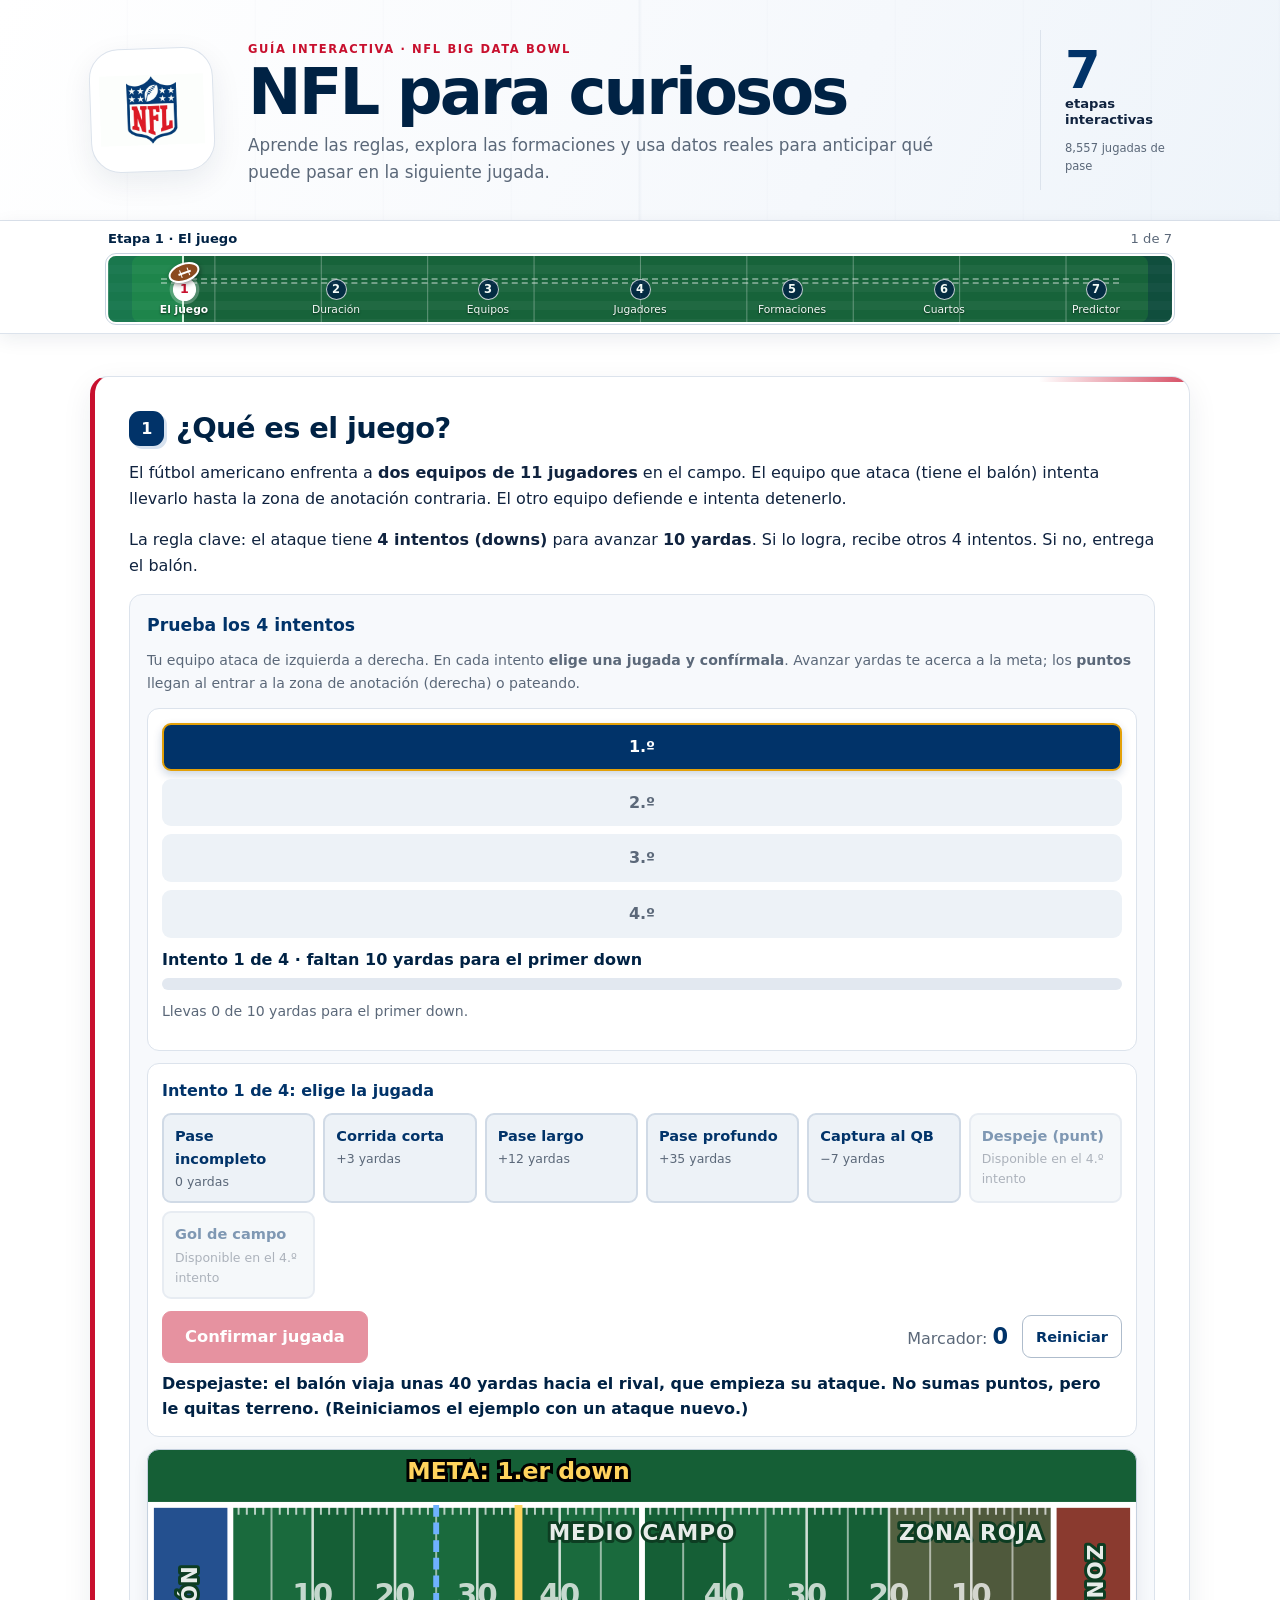
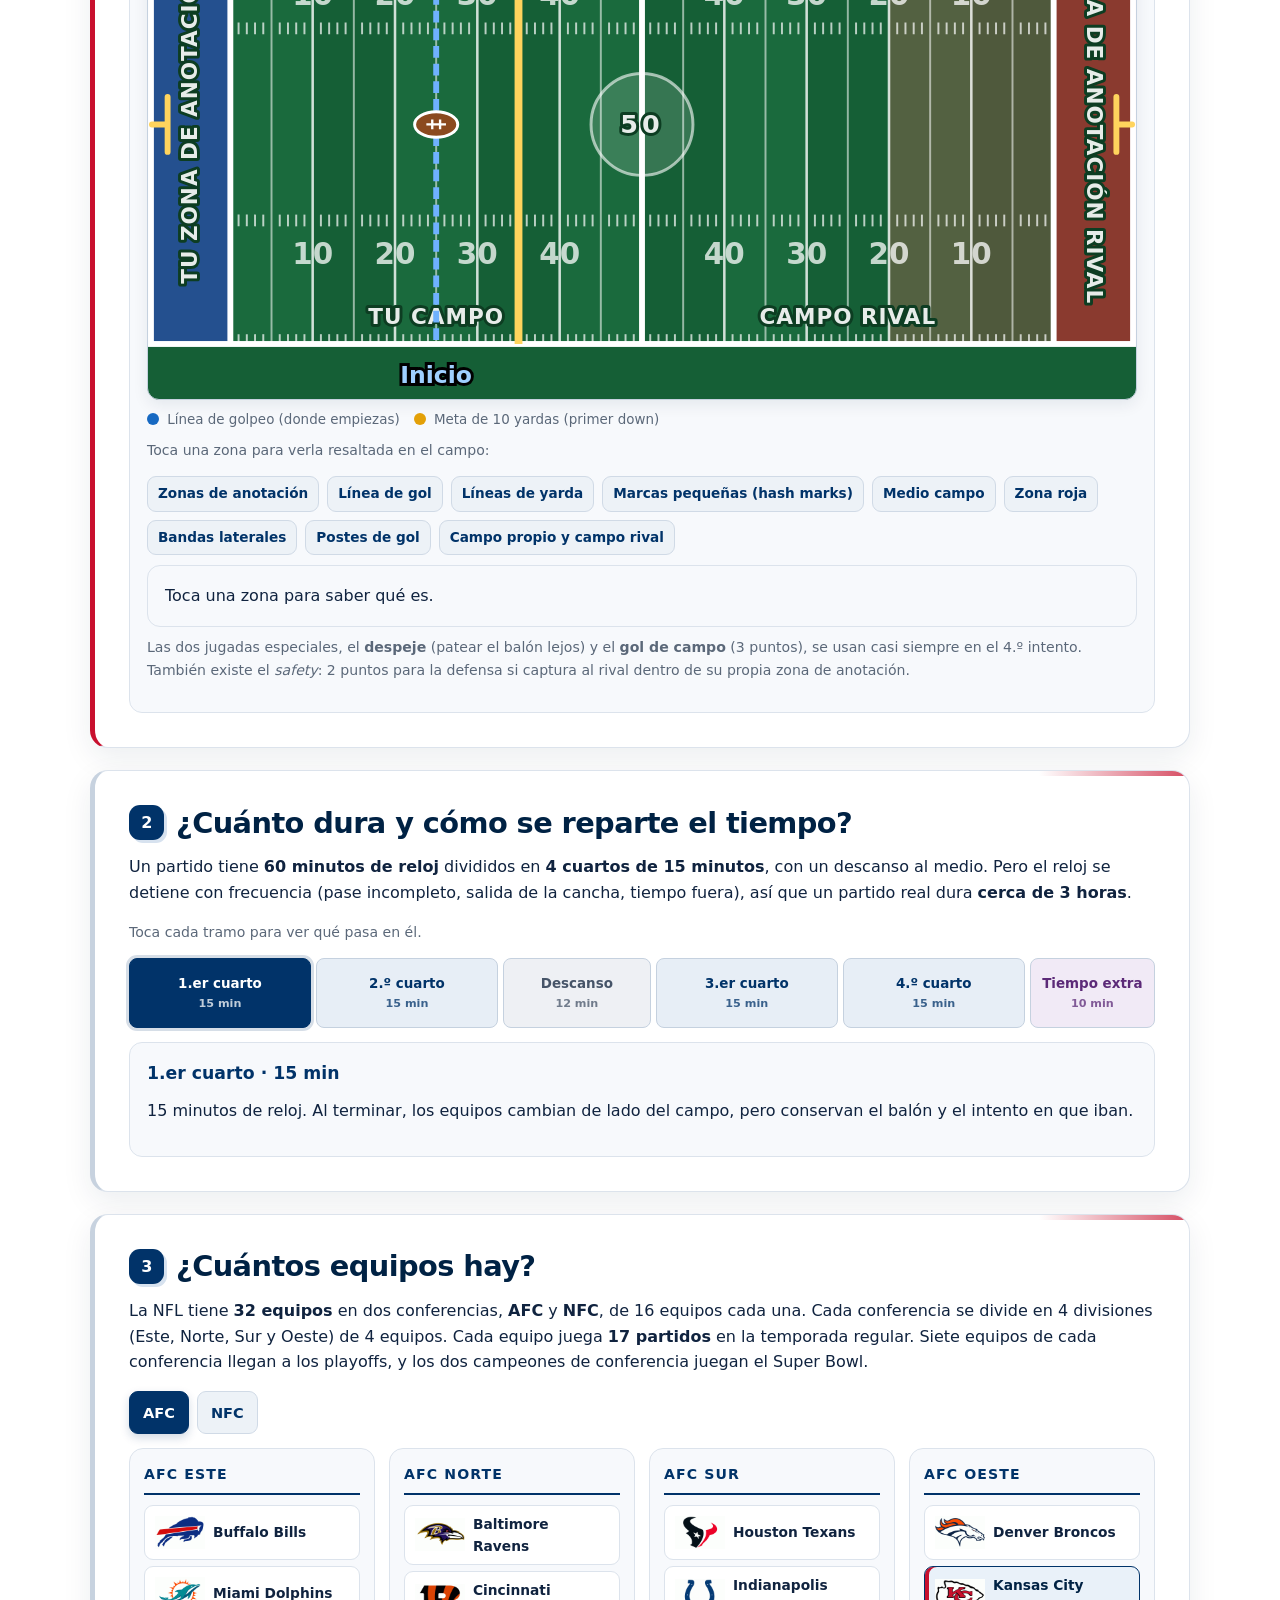
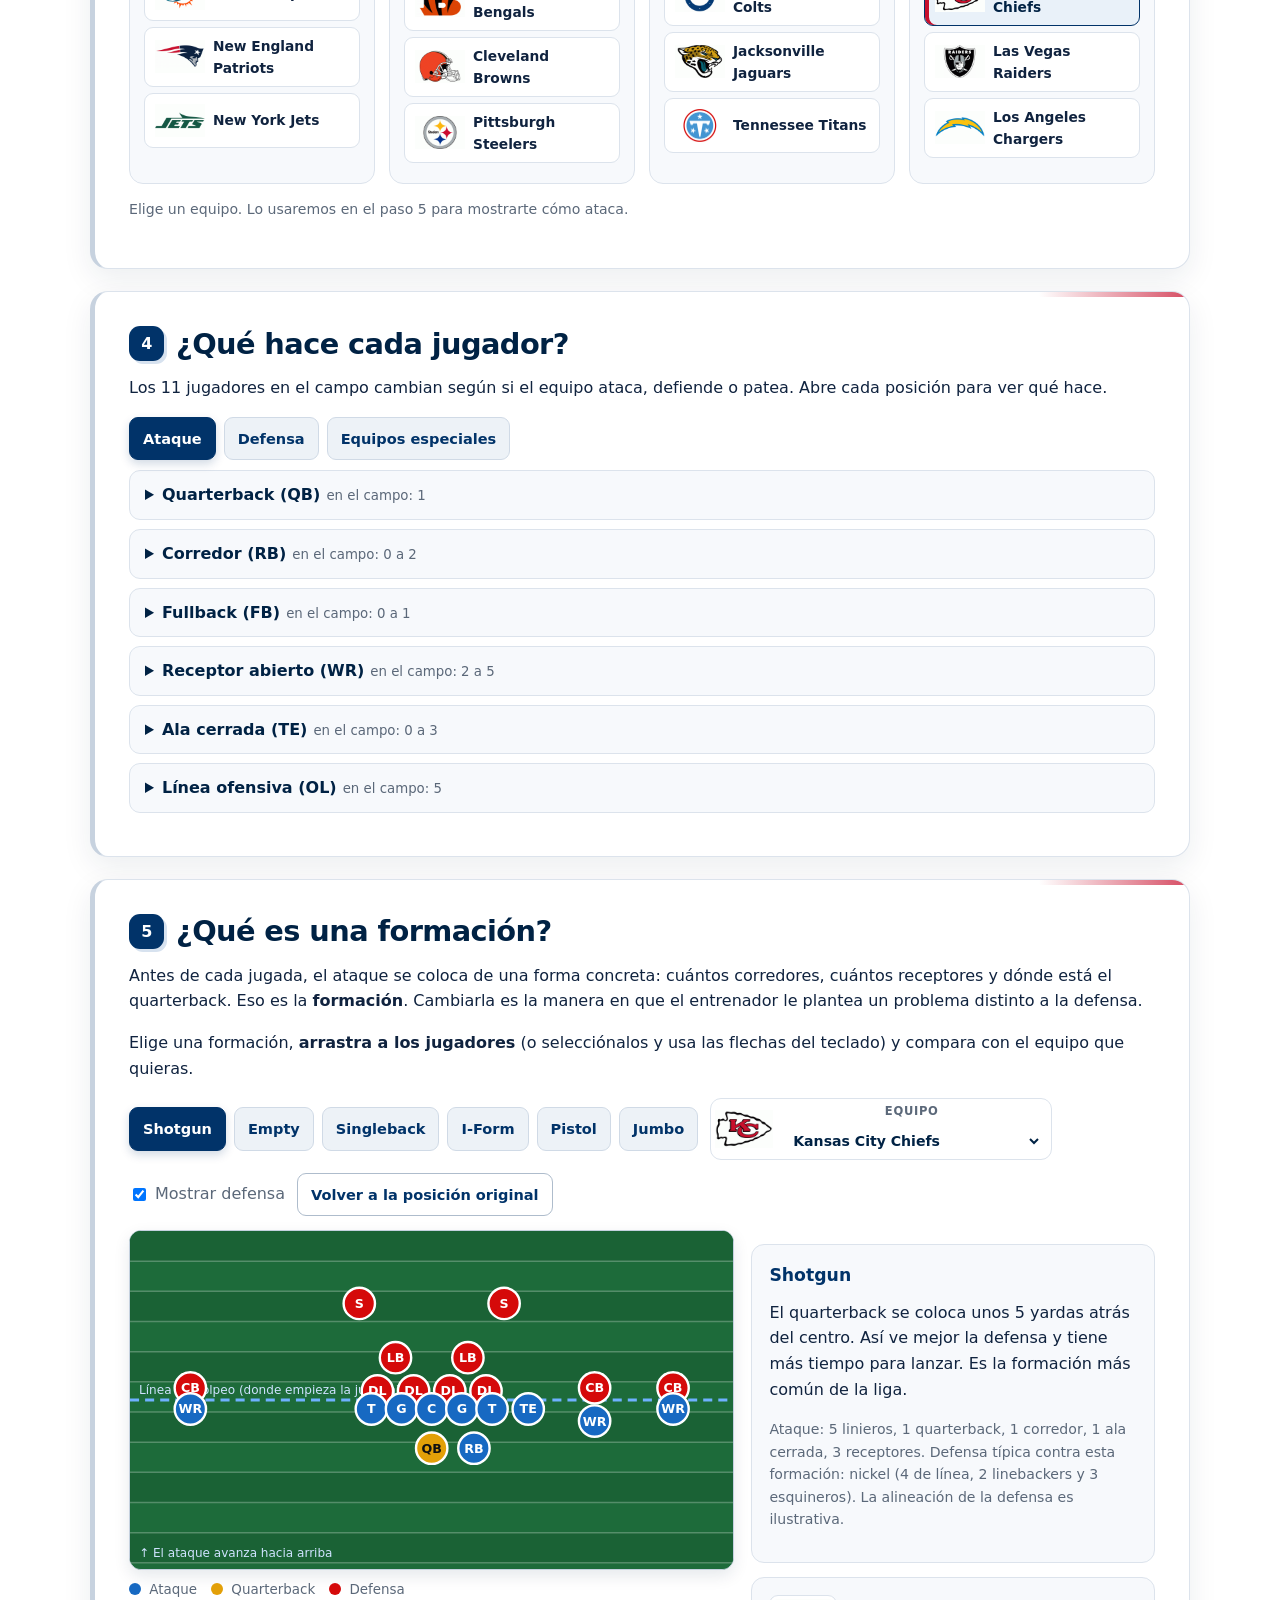
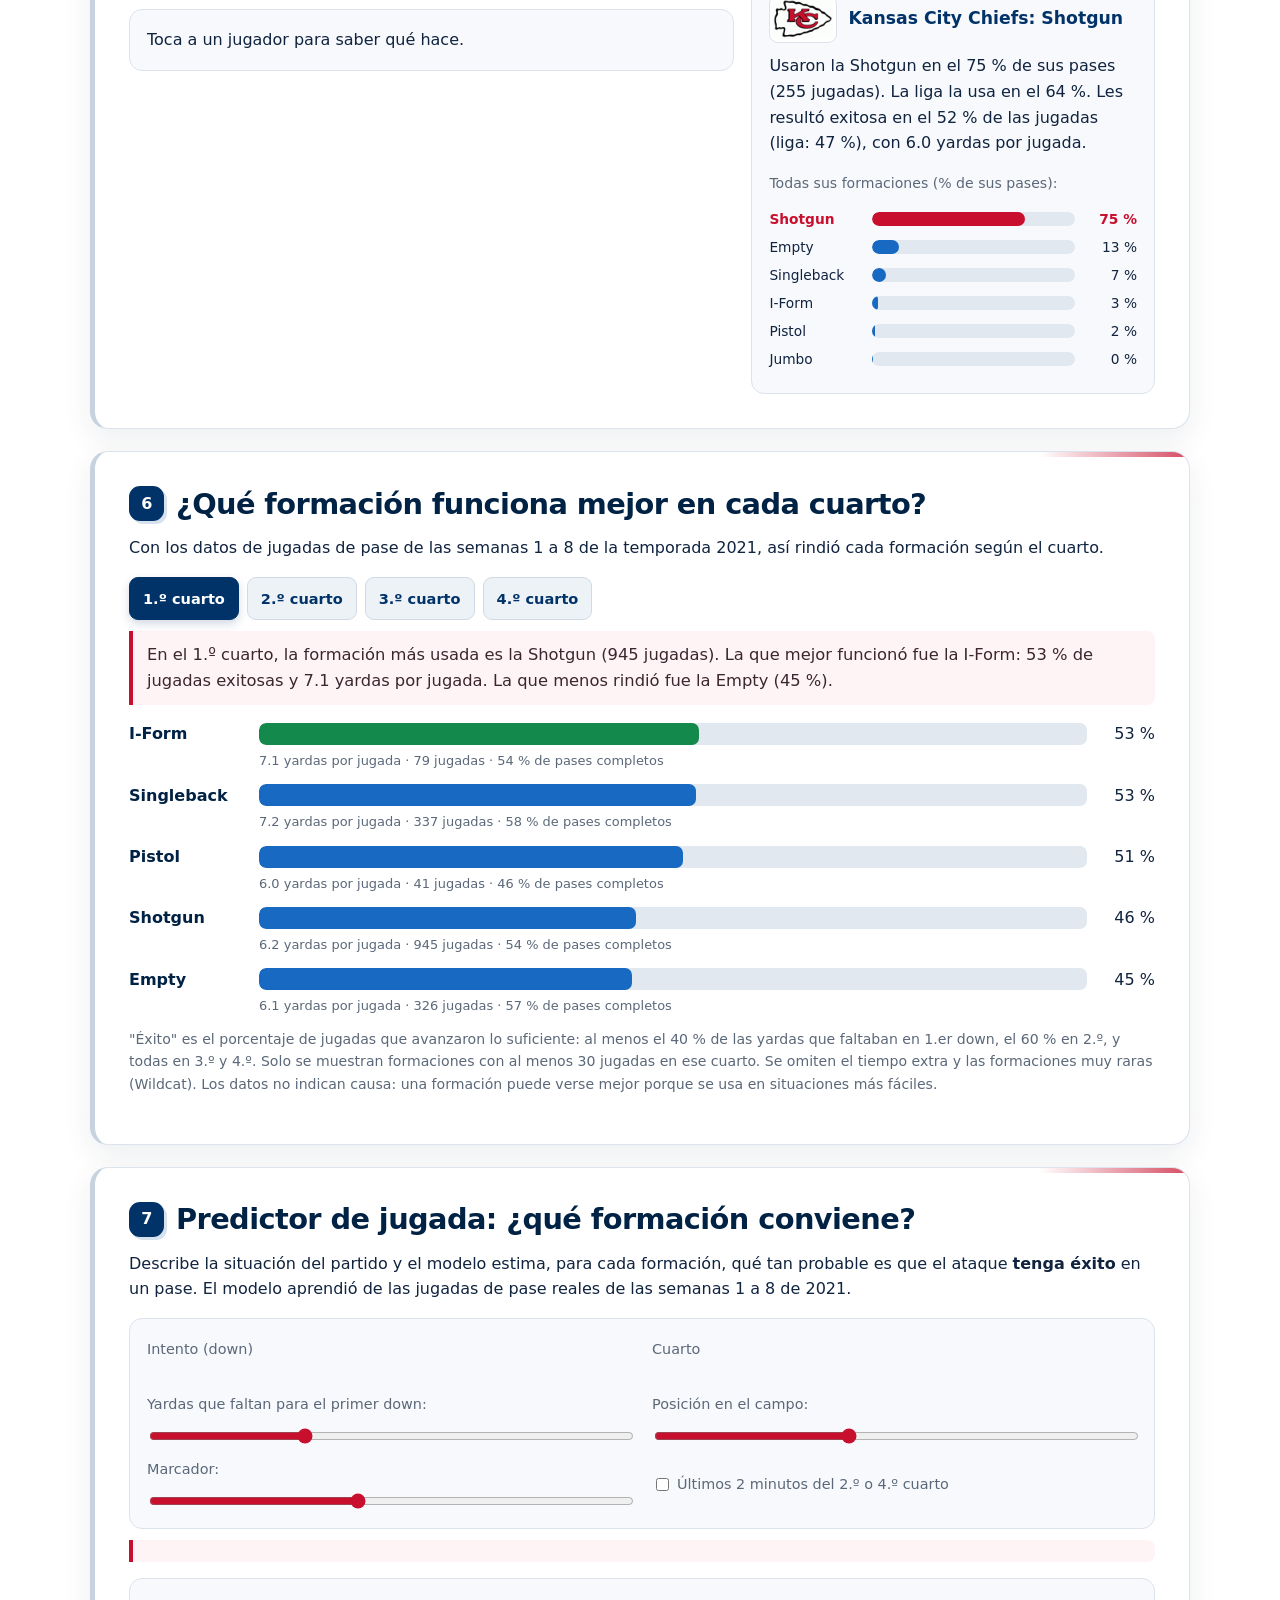
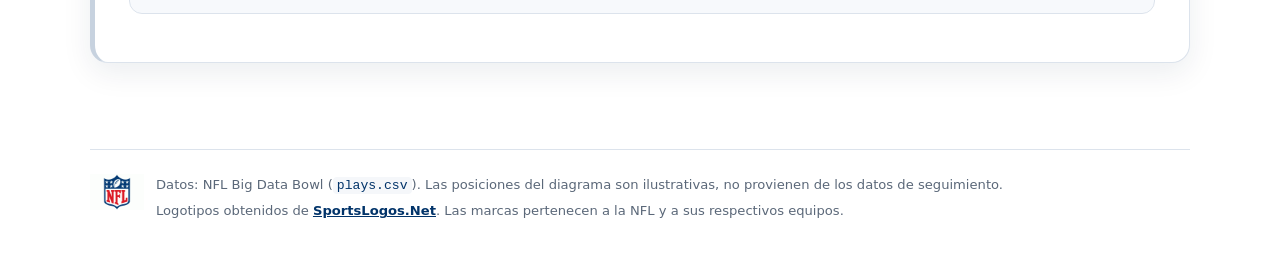
<file: web/_t.html>
<!DOCTYPE html>
<html lang="es">
<head>
<meta charset="utf-8">
<meta name="viewport" content="width=device-width, initial-scale=1">
<title>NFL para curiosos: del juego a las formaciones</title>
<link rel="stylesheet" href="style.css">
</head>
<body>
<header class="hero">
  <div class="hero-inner">
    <div class="hero-logo-wrap">
      <img class="hero-logo" src="Resources/Logos/NFL.gif" alt="Escudo de la National Football League" width="150" height="100">
    </div>
    <div class="hero-copy">
      <span class="eyebrow">GUÍA INTERACTIVA · NFL BIG DATA BOWL</span>
      <h1>NFL para curiosos</h1>
      <p>Aprende las reglas, explora las formaciones y usa datos reales para anticipar qué puede pasar en la siguiente jugada.</p>
    </div>
    <div class="hero-facts" aria-label="Contenido de la guía">
      <strong>7</strong>
      <span>etapas interactivas</span>
      <small>8,557 jugadas de pase</small>
    </div>
  </div>
</header>

<nav class="roadmap" aria-label="Progreso del recorrido">
  <div class="roadmap-inner">
    <div class="roadmap-status" aria-live="polite">
      <strong id="roadmapLabel">Etapa 1 · El juego</strong>
      <span id="roadmapCount">1 de 7</span>
    </div>
    <div class="field-progress">
      <div id="bar" class="field-fill" role="progressbar" aria-label="Progreso del recorrido" aria-valuemin="1" aria-valuemax="7" aria-valuenow="1"></div>
      <ol id="nav"></ol>
      <span id="progressBall" class="progress-ball" aria-hidden="true"><i></i></span>
    </div>
  </div>
</nav>

<main>
  <!-- 1 -->
  <section id="step-1" class="step" data-title="El juego">
    <h2><span class="num">1</span> ¿Qué es el juego?</h2>
    <p>El fútbol americano enfrenta a <strong>dos equipos de 11 jugadores</strong> en el campo. El equipo que ataca (tiene el balón) intenta llevarlo hasta la zona de anotación contraria. El otro equipo defiende e intenta detenerlo.</p>
    <p>La regla clave: el ataque tiene <strong>4 intentos (downs)</strong> para avanzar <strong>10 yardas</strong>. Si lo logra, recibe otros 4 intentos. Si no, entrega el balón.</p>

    <div class="widget drive">
      <h3>Prueba los 4 intentos</h3>
      <p class="note">Tu equipo ataca de izquierda a derecha. En cada intento <strong>elige una jugada y confírmala</strong>. Avanzar yardas te acerca a la meta; los <strong>puntos</strong> llegan al entrar a la zona de anotación (derecha) o pateando.</p>
      <div class="attemptsBox">
        <ol class="attempts" id="attempts" aria-label="Los 4 intentos"></ol>
        <div class="status" id="downStatus" aria-live="polite"></div>
        <div class="gainMeter" aria-hidden="true"><div id="gainFill"></div></div>
        <p class="note" id="gainText"></p>
      </div>
      <div class="picker">
        <p class="pickTitle" id="pickTitle"></p>
        <div class="options" id="playOptions" role="group" aria-labelledby="pickTitle"></div>
        <div class="pickActions">
          <button class="primary" id="confirmPlay" disabled>Confirmar jugada</button>
          <span class="scoreInline">Marcador: <b id="scoreTotal" aria-live="polite">0</b></span>
          <button class="ghost" id="scoreReset">Reiniciar</button>
        </div>
        <p id="downMsg" class="msg" aria-live="polite"></p>
      </div>
      <svg id="driveField" viewBox="0 0 504 280" role="img" aria-label="Campo de fútbol americano completo con zonas de anotación, líneas de yarda, balón y línea para primer down"></svg>
      <div class="legend">
        <span><i class="dot off"></i> Línea de golpeo (donde empiezas)</span>
        <span><i class="dot qb"></i> Meta de 10 yardas (primer down)</span>
      </div>
      <p class="note">Toca una zona para verla resaltada en el campo:</p>
      <div class="tabs zones" id="zoneTabs" role="group" aria-label="Zonas del campo"></div>
      <p class="widget zoneInfo" id="zoneInfo" aria-live="polite">Toca una zona para saber qué es.</p>
      <p class="note">Las dos jugadas especiales, el <strong>despeje</strong> (patear el balón lejos) y el <strong>gol de campo</strong> (3 puntos), se usan casi siempre en el 4.º intento. También existe el <em>safety</em>: 2 puntos para la defensa si captura al rival dentro de su propia zona de anotación.</p>
    </div>
  </section>

  <!-- 2 y 3 -->
  <section id="step-2" class="step" data-title="Duración">
    <h2><span class="num">2</span> ¿Cuánto dura y cómo se reparte el tiempo?</h2>
    <p>Un partido tiene <strong>60 minutos de reloj</strong> divididos en <strong>4 cuartos de 15 minutos</strong>, con un descanso al medio. Pero el reloj se detiene con frecuencia (pase incompleto, salida de la cancha, tiempo fuera), así que un partido real dura <strong>cerca de 3 horas</strong>.</p>
    <p class="note">Toca cada tramo para ver qué pasa en él.</p>
    <div class="timeline" id="timeline" role="group" aria-label="Distribución del tiempo"></div>
    <div class="widget" id="timeInfo" aria-live="polite"></div>
  </section>

  <!-- 4 -->
  <section id="step-3" class="step" data-title="Equipos">
    <h2><span class="num">3</span> ¿Cuántos equipos hay?</h2>
    <p>La NFL tiene <strong>32 equipos</strong> en dos conferencias, <strong>AFC</strong> y <strong>NFC</strong>, de 16 equipos cada una. Cada conferencia se divide en 4 divisiones (Este, Norte, Sur y Oeste) de 4 equipos. Cada equipo juega <strong>17 partidos</strong> en la temporada regular. Siete equipos de cada conferencia llegan a los playoffs, y los dos campeones de conferencia juegan el Super Bowl.</p>
    <div class="tabs" id="confTabs" role="group" aria-label="Conferencia"></div>
    <div class="divisions" id="divisions"></div>
    <p class="note">Elige un equipo. Lo usaremos en el paso 5 para mostrarte cómo ataca.</p>
  </section>

  <!-- 5 -->
  <section id="step-4" class="step" data-title="Jugadores">
    <h2><span class="num">4</span> ¿Qué hace cada jugador?</h2>
    <p>Los 11 jugadores en el campo cambian según si el equipo ataca, defiende o patea. Abre cada posición para ver qué hace.</p>
    <div class="tabs" id="roleTabs" role="group" aria-label="Unidad"></div>
    <div id="roleList" class="roles"></div>
  </section>

  <!-- 6 -->
  <section id="step-5" class="step" data-title="Formaciones">
    <h2><span class="num">5</span> ¿Qué es una formación?</h2>
    <p>Antes de cada jugada, el ataque se coloca de una forma concreta: cuántos corredores, cuántos receptores y dónde está el quarterback. Eso es la <strong>formación</strong>. Cambiarla es la manera en que el entrenador le plantea un problema distinto a la defensa.</p>
    <p>Elige una formación, <strong>arrastra a los jugadores</strong> (o selecciónalos y usa las flechas del teclado) y compara con el equipo que quieras.</p>

    <div class="controls">
      <div class="tabs" id="formTabs" role="group" aria-label="Formación"></div>
      <div class="team-control">
        <img id="teamSelectLogo" class="team-select-logo" src="Resources/Logos/KC.gif" alt="Logo de Kansas City Chiefs" width="64" height="44">
        <label>Equipo
          <select id="teamSelect"></select>
        </label>
      </div>
      <label class="check"><input type="checkbox" id="showDef" checked> Mostrar defensa</label>
      <button class="ghost" id="resetPos">Volver a la posición original</button>
    </div>

    <div class="lab">
      <div>
        <svg id="field" viewBox="0 0 100 56" role="img" aria-label="Campo con jugadores de ataque (azul) y defensa (rojo) que se pueden mover"></svg>
        <div class="legend">
          <span><i class="dot off"></i> Ataque</span>
          <span><i class="dot qb"></i> Quarterback</span>
          <span><i class="dot def"></i> Defensa</span>
        </div>
        <p class="widget playerInfo" id="playerInfo" aria-live="polite">Toca a un jugador para saber qué hace.</p>
      </div>
      <div>
        <div class="widget" id="formInfo"></div>
        <div class="widget" id="teamInfo"></div>
      </div>
    </div>
  </section>

  <!-- 7 -->
  <section id="step-6" class="step" data-title="Cuartos">
    <h2><span class="num">6</span> ¿Qué formación funciona mejor en cada cuarto?</h2>
    <p>Con los datos de jugadas de pase de las semanas 1 a 8 de la temporada 2021, así rindió cada formación según el cuarto.</p>
    <div class="tabs" id="qTabs" role="group" aria-label="Cuarto"></div>
    <p class="talk" id="talk"></p>
    <div id="chart"></div>
    <p class="note">
      "Éxito" es el porcentaje de jugadas que avanzaron lo suficiente: al menos el 40 % de las yardas que faltaban en 1.er down, el 60 % en 2.º, y todas en 3.º y 4.º.
      Solo se muestran formaciones con al menos <span id="min"></span> jugadas en ese cuarto. Se omiten el tiempo extra y las formaciones muy raras (Wildcat).
      Los datos no indican causa: una formación puede verse mejor porque se usa en situaciones más fáciles.
    </p>
  </section>

  <!-- 8 -->
  <section id="step-7" class="step" data-title="Predictor">
    <h2><span class="num">7</span> Predictor de jugada: ¿qué formación conviene?</h2>
    <p>Describe la situación del partido y el modelo estima, para cada formación, qué tan probable es que el ataque <strong>tenga éxito</strong> en un pase. El modelo aprendió de las jugadas de pase reales de las semanas 1 a 8 de 2021.</p>
    <div class="widget predictor">
      <div class="pgrid">
        <div><span class="plabel">Intento (down)</span><div class="tabs" id="pDown" role="group" aria-label="Intento"></div></div>
        <div><span class="plabel">Cuarto</span><div class="tabs" id="pQ" role="group" aria-label="Cuarto"></div></div>
        <label>Yardas que faltan para el primer down: <b id="pToGoV"></b>
          <input type="range" id="pToGo" min="1" max="20" value="7"></label>
        <label>Posición en el campo: <b id="pGoalV"></b>
          <input type="range" id="pGoal" min="1" max="99" value="40"></label>
        <label>Marcador: <b id="pDiffV"></b>
          <input type="range" id="pDiff" min="-21" max="21" value="-3"></label>
        <label class="check"><input type="checkbox" id="pLate"> Últimos 2 minutos del 2.º o 4.º cuarto</label>
      </div>
    </div>
    <p class="talk" id="pTalk"></p>
    <div id="pOut"></div>
    <div class="widget" id="pNear"></div>
    <p class="note" id="pNote"></p>
  </section>
</main>

<footer>
  <img src="Resources/Logos/NFL.gif" alt="" width="54" height="36">
  <p>Datos: NFL Big Data Bowl (<code>plays.csv</code>). Las posiciones del diagrama son ilustrativas, no provienen de los datos de seguimiento.</p>
  <p>Logotipos obtenidos de <a href="https://www.sportslogos.net/teams/list_by_league/7/National-Football-League-Logos/NFL-Logos/" target="_blank" rel="noopener noreferrer">SportsLogos.Net</a>. Las marcas pertenecen a la NFL y a sus respectivos equipos.</p>
</footer>

<script>window.requestAnimationFrame = cb => setTimeout(cb, 0);</script><script src="data.js"></script>
<script src="model.js"></script>
<script src="app.js"></script>
<script>(() => {
const errs = []; window.addEventListener('error', e => errs.push(e.message));
const out = {};
const q = s => document.querySelector(s);
const opts = () => [...document.querySelectorAll('#playOptions .opt')];
const pick = name => { const b = opts().find(o => o.textContent.startsWith(name)); if (!b) throw new Error('no option ' + name); b.click(); return b; };
const go = name => { pick(name); q('#confirmPlay').click(); };
const state = () => ({
  status: q('#downStatus').textContent, title: q('#pickTitle').textContent, score: q('#scoreTotal').textContent,
  confirmDisabled: q('#confirmPlay').disabled,
  locked: opts().filter(o => o.disabled).map(o => o.querySelector('strong').textContent),
  n: opts().length, msg: q('#downMsg').textContent.slice(0, 60)
});
setTimeout(() => {
  try {
    out.start = state();
    pick('Corrida'); out.pickedEnablesConfirm = !q('#confirmPlay').disabled;
    q('#confirmPlay').click(); out.afterRun = state();
    go('Pase incompleto'); go('Pase incompleto'); out.at4far = state();
    q('#scoreReset').click();
    go('Pase profundo'); go('Pase profundo');
    go('Pase incompleto'); go('Pase incompleto'); go('Pase incompleto');
    out.fgNear = state();
    go('Gol de campo'); out.afterFG = state();
    q('#scoreReset').click();
    go('Pase profundo'); go('Pase profundo'); go('Pase profundo');
    out.td = state();
    go('Conversi'); out.afterTwo = state();
    q('#scoreReset').click();
    go('Pase incompleto'); go('Pase incompleto'); go('Pase incompleto');
    go('Despeje'); out.afterPunt = state();
  } catch (e) { out.crash = String(e) + ' @ ' + String(e.stack || '').slice(0, 300); }
  out.errs = errs;
  document.body.dataset.probe = JSON.stringify(out);
}, 400);
})();</script></body>
</html>
</file>
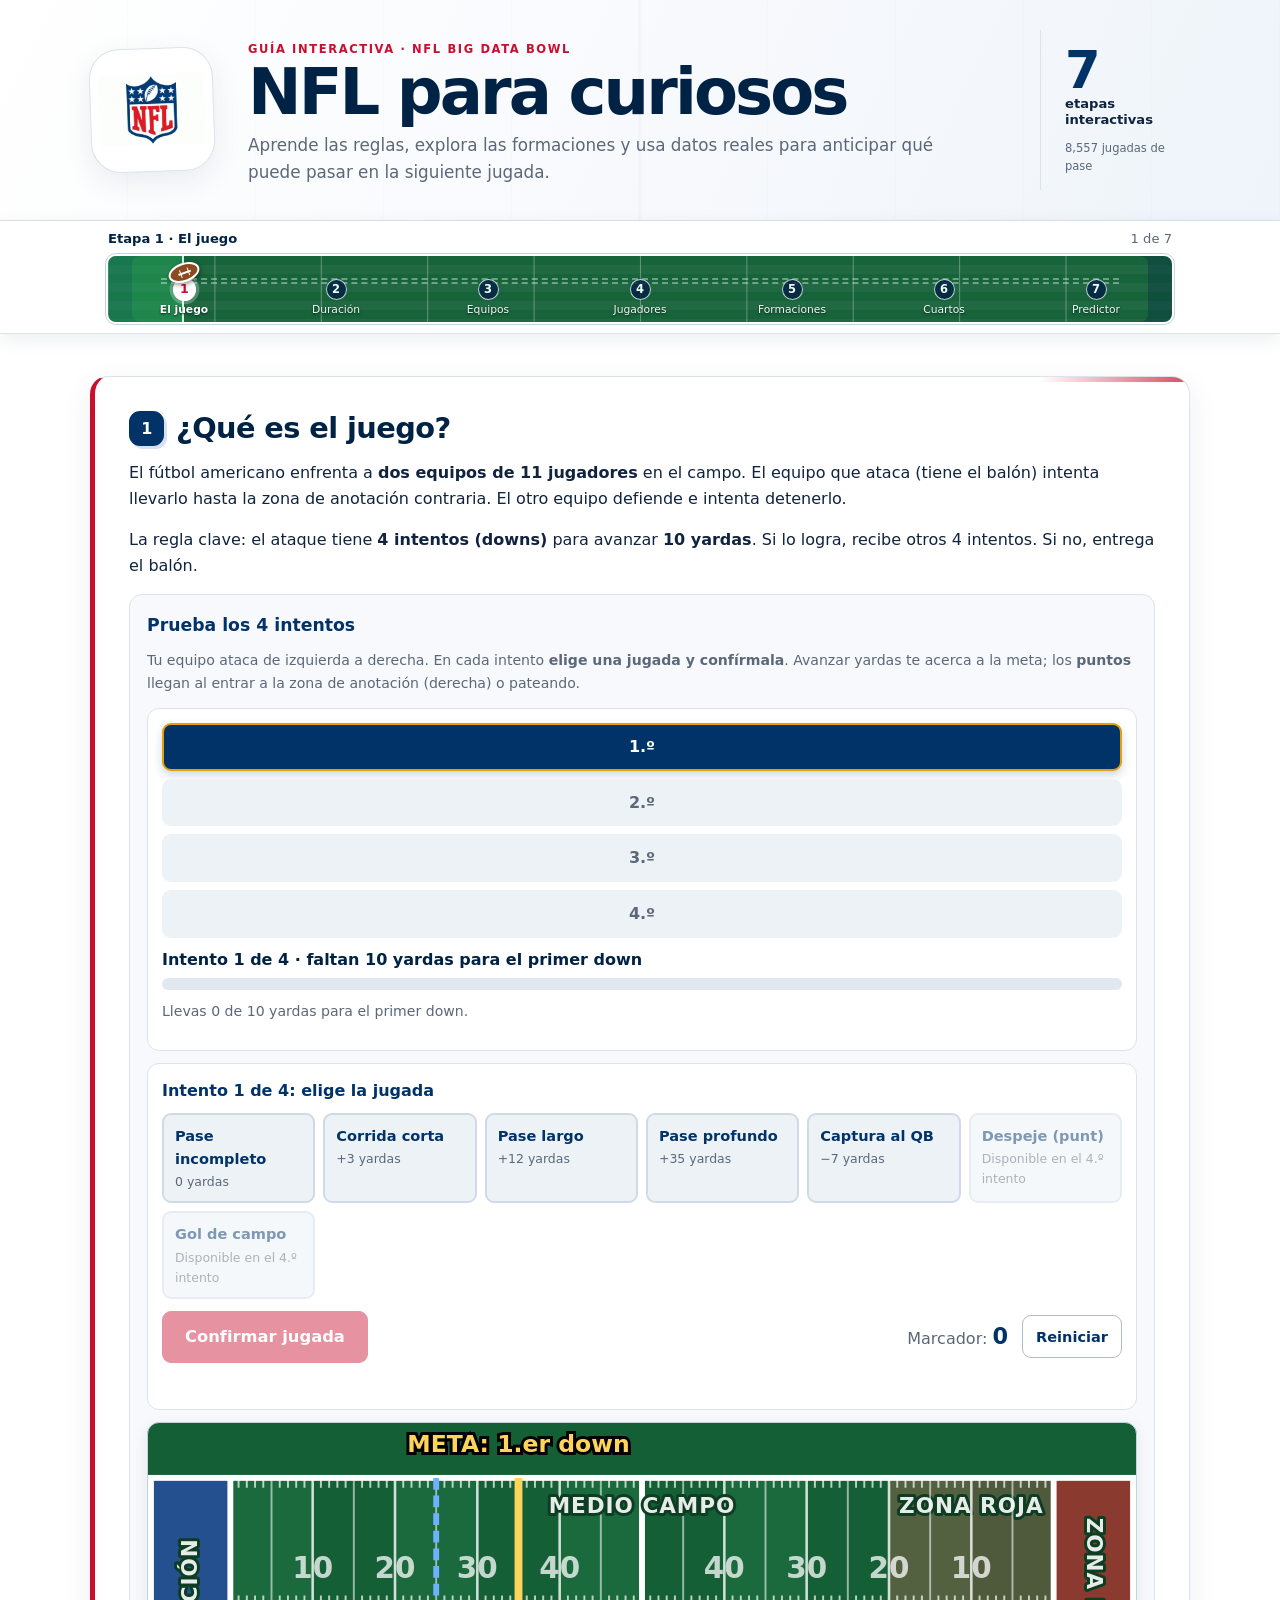
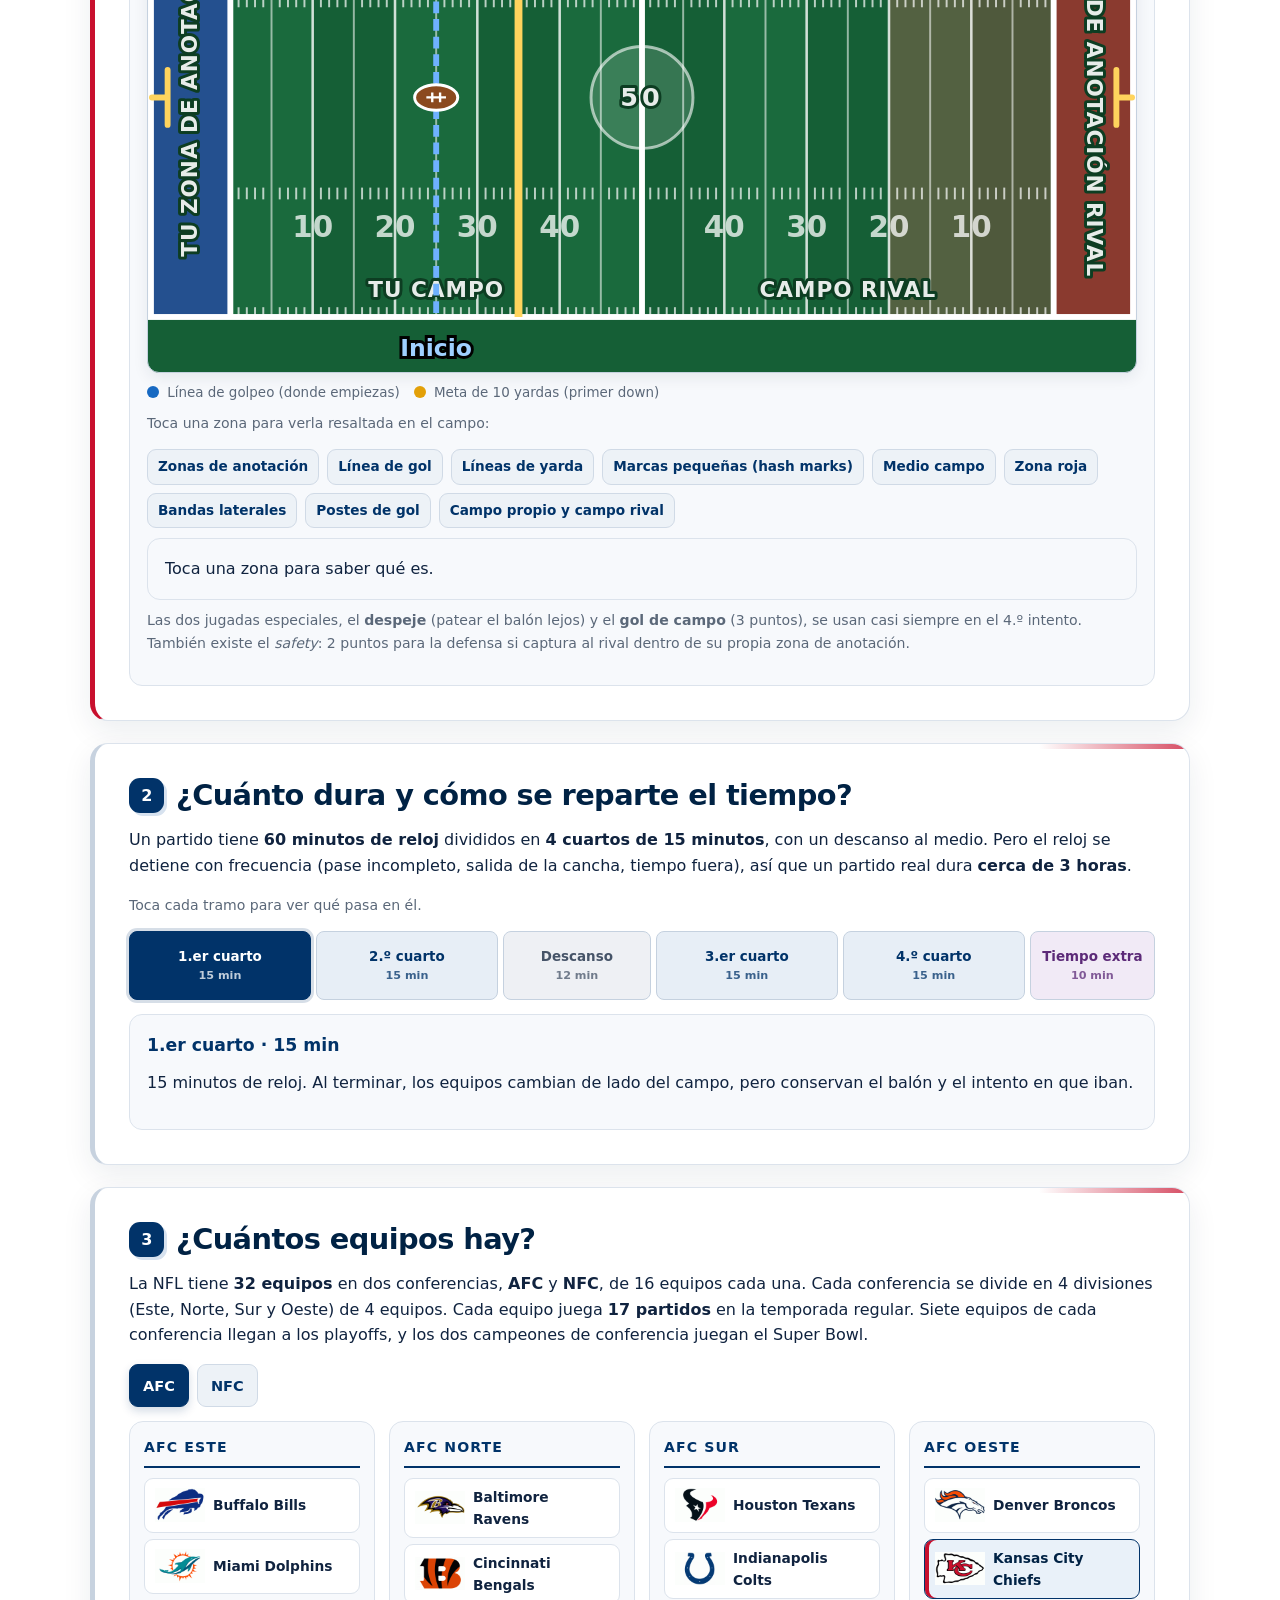
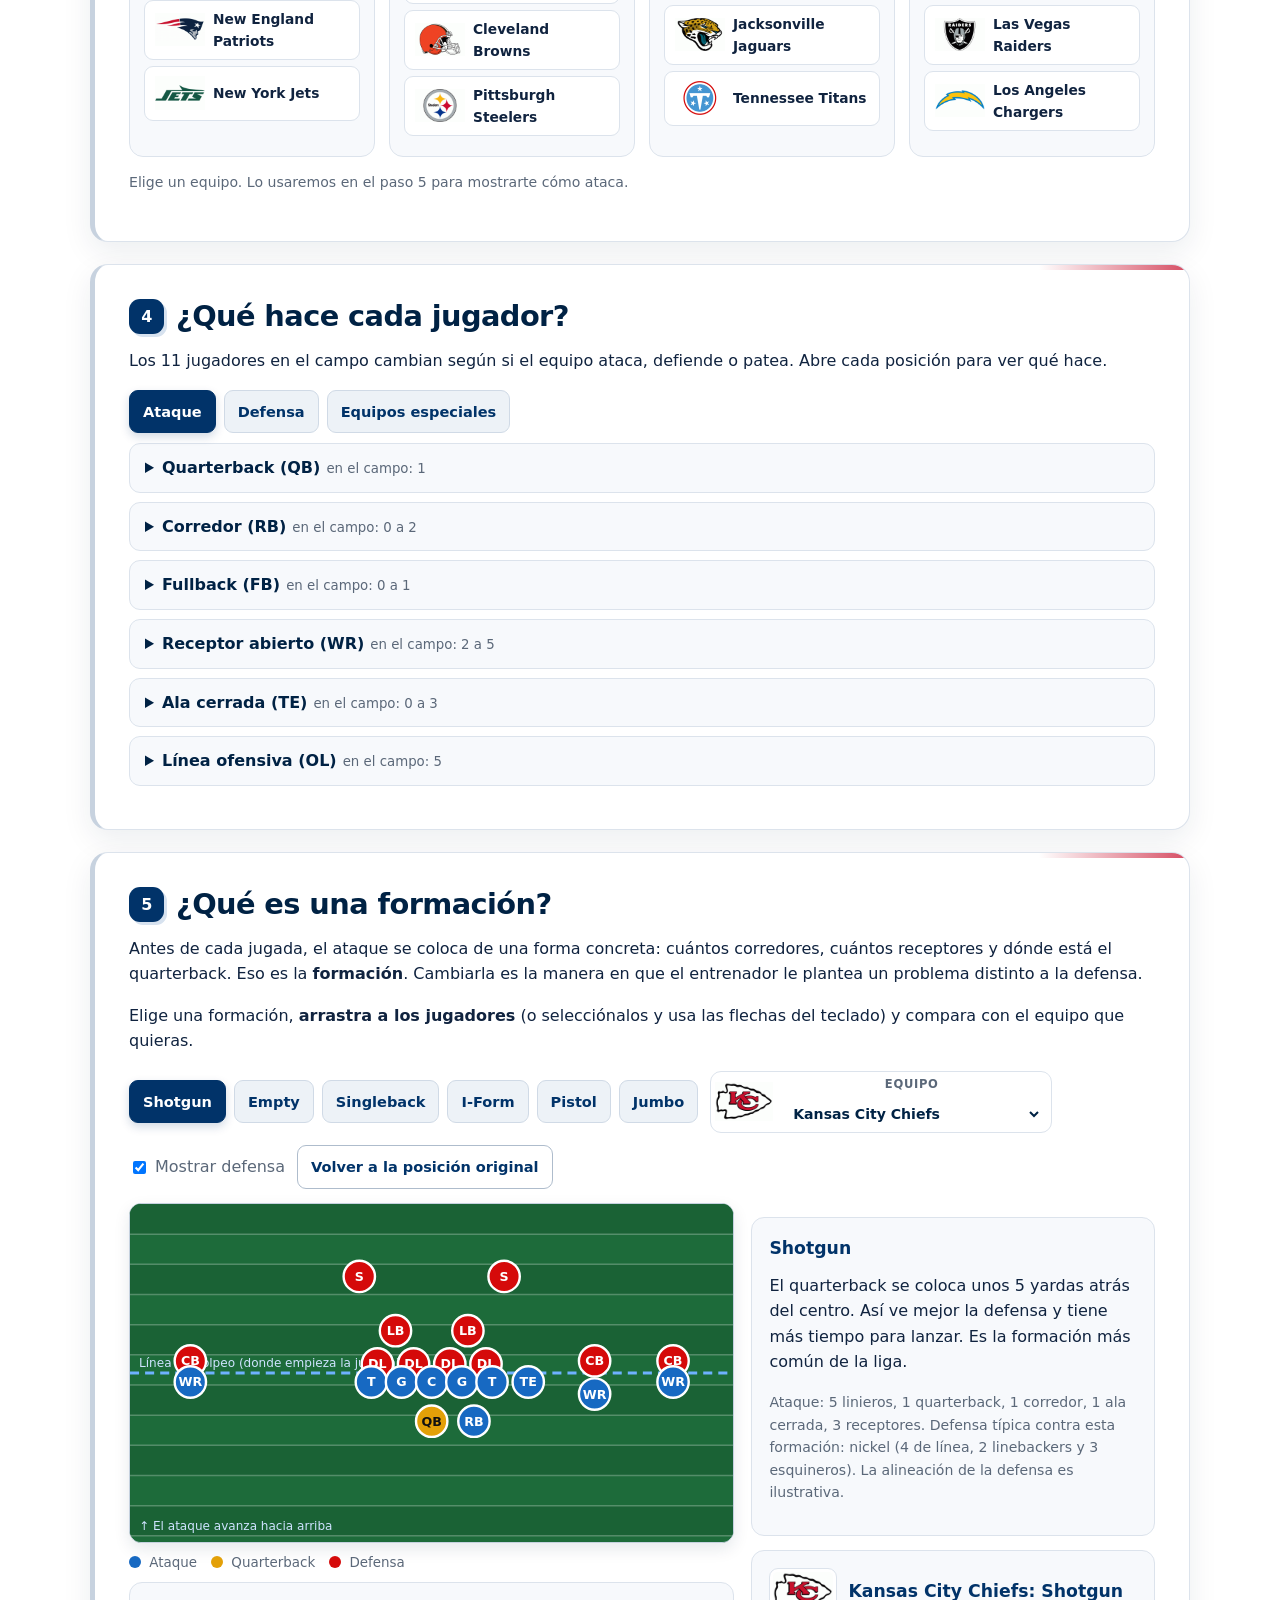
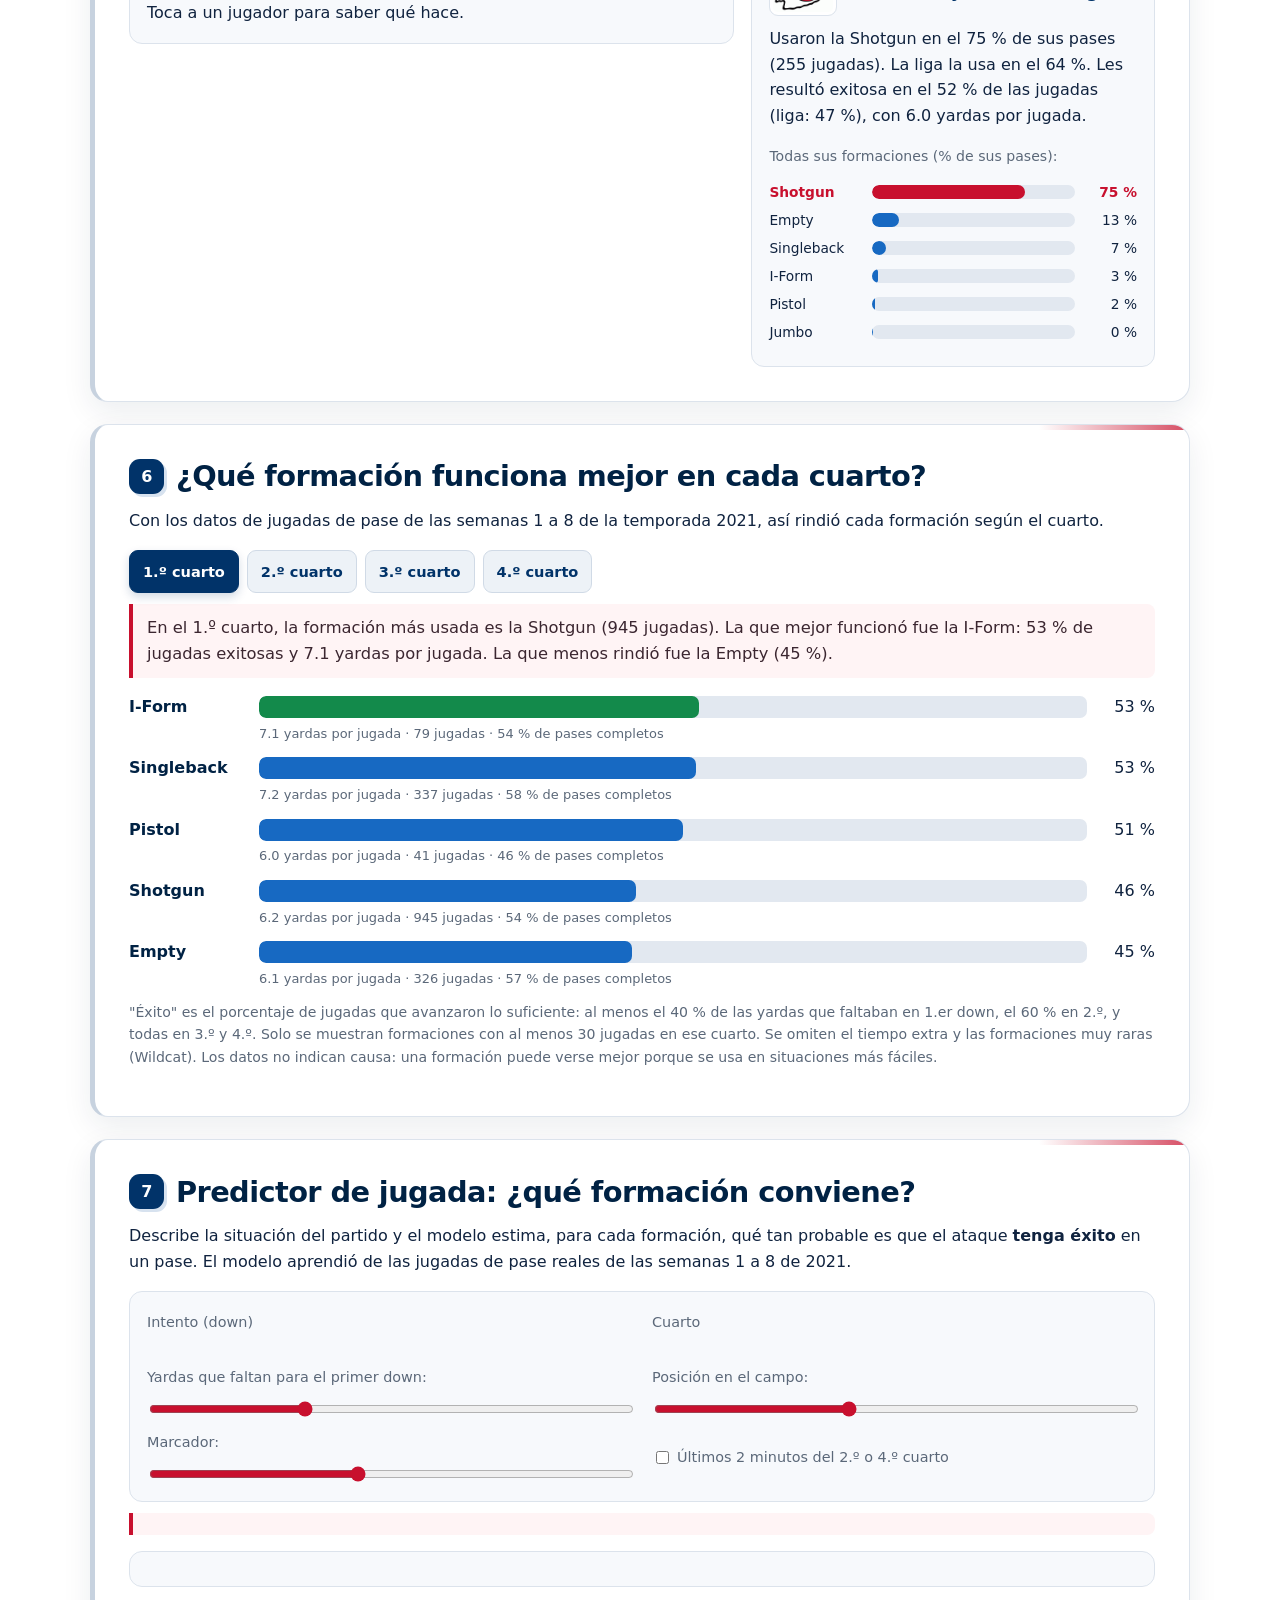
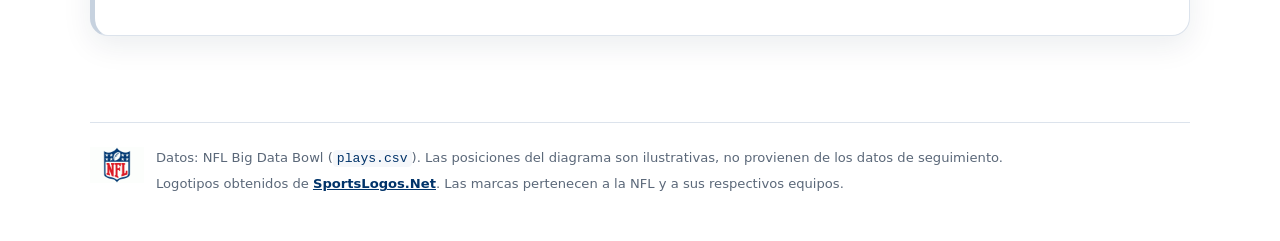
<file: web/_t2.html>
<!DOCTYPE html>
<html lang="es">
<head><script>window.__errs=[];window.addEventListener('error',e=>{window.__errs.push(e.message+' L'+e.lineno);document.documentElement.dataset.errs=JSON.stringify(window.__errs);});</script>
<meta charset="utf-8">
<meta name="viewport" content="width=device-width, initial-scale=1">
<title>NFL para curiosos: del juego a las formaciones</title>
<link rel="stylesheet" href="style.css">
</head>
<body>
<header class="hero">
  <div class="hero-inner">
    <div class="hero-logo-wrap">
      <img class="hero-logo" src="Resources/Logos/NFL.gif" alt="Escudo de la National Football League" width="150" height="100">
    </div>
    <div class="hero-copy">
      <span class="eyebrow">GUÍA INTERACTIVA · NFL BIG DATA BOWL</span>
      <h1>NFL para curiosos</h1>
      <p>Aprende las reglas, explora las formaciones y usa datos reales para anticipar qué puede pasar en la siguiente jugada.</p>
    </div>
    <div class="hero-facts" aria-label="Contenido de la guía">
      <strong>7</strong>
      <span>etapas interactivas</span>
      <small>8,557 jugadas de pase</small>
    </div>
  </div>
</header>

<nav class="roadmap" aria-label="Progreso del recorrido">
  <div class="roadmap-inner">
    <div class="roadmap-status" aria-live="polite">
      <strong id="roadmapLabel">Etapa 1 · El juego</strong>
      <span id="roadmapCount">1 de 7</span>
    </div>
    <div class="field-progress">
      <div id="bar" class="field-fill" role="progressbar" aria-label="Progreso del recorrido" aria-valuemin="1" aria-valuemax="7" aria-valuenow="1"></div>
      <ol id="nav"></ol>
      <span id="progressBall" class="progress-ball" aria-hidden="true"><i></i></span>
    </div>
  </div>
</nav>

<main>
  <!-- 1 -->
  <section id="step-1" class="step" data-title="El juego">
    <h2><span class="num">1</span> ¿Qué es el juego?</h2>
    <p>El fútbol americano enfrenta a <strong>dos equipos de 11 jugadores</strong> en el campo. El equipo que ataca (tiene el balón) intenta llevarlo hasta la zona de anotación contraria. El otro equipo defiende e intenta detenerlo.</p>
    <p>La regla clave: el ataque tiene <strong>4 intentos (downs)</strong> para avanzar <strong>10 yardas</strong>. Si lo logra, recibe otros 4 intentos. Si no, entrega el balón.</p>

    <div class="widget drive">
      <h3>Prueba los 4 intentos</h3>
      <p class="note">Tu equipo ataca de izquierda a derecha. En cada intento <strong>elige una jugada y confírmala</strong>. Avanzar yardas te acerca a la meta; los <strong>puntos</strong> llegan al entrar a la zona de anotación (derecha) o pateando.</p>
      <div class="attemptsBox">
        <ol class="attempts" id="attempts" aria-label="Los 4 intentos"></ol>
        <div class="status" id="downStatus" aria-live="polite"></div>
        <div class="gainMeter" aria-hidden="true"><div id="gainFill"></div></div>
        <p class="note" id="gainText"></p>
      </div>
      <div class="picker">
        <p class="pickTitle" id="pickTitle"></p>
        <div class="options" id="playOptions" role="group" aria-labelledby="pickTitle"></div>
        <div class="pickActions">
          <button class="primary" id="confirmPlay" disabled>Confirmar jugada</button>
          <span class="scoreInline">Marcador: <b id="scoreTotal" aria-live="polite">0</b></span>
          <button class="ghost" id="scoreReset">Reiniciar</button>
        </div>
        <p id="downMsg" class="msg" aria-live="polite"></p>
      </div>
      <svg id="driveField" viewBox="0 0 504 280" role="img" aria-label="Campo de fútbol americano completo con zonas de anotación, líneas de yarda, balón y línea para primer down"></svg>
      <div class="legend">
        <span><i class="dot off"></i> Línea de golpeo (donde empiezas)</span>
        <span><i class="dot qb"></i> Meta de 10 yardas (primer down)</span>
      </div>
      <p class="note">Toca una zona para verla resaltada en el campo:</p>
      <div class="tabs zones" id="zoneTabs" role="group" aria-label="Zonas del campo"></div>
      <p class="widget zoneInfo" id="zoneInfo" aria-live="polite">Toca una zona para saber qué es.</p>
      <p class="note">Las dos jugadas especiales, el <strong>despeje</strong> (patear el balón lejos) y el <strong>gol de campo</strong> (3 puntos), se usan casi siempre en el 4.º intento. También existe el <em>safety</em>: 2 puntos para la defensa si captura al rival dentro de su propia zona de anotación.</p>
    </div>
  </section>

  <!-- 2 y 3 -->
  <section id="step-2" class="step" data-title="Duración">
    <h2><span class="num">2</span> ¿Cuánto dura y cómo se reparte el tiempo?</h2>
    <p>Un partido tiene <strong>60 minutos de reloj</strong> divididos en <strong>4 cuartos de 15 minutos</strong>, con un descanso al medio. Pero el reloj se detiene con frecuencia (pase incompleto, salida de la cancha, tiempo fuera), así que un partido real dura <strong>cerca de 3 horas</strong>.</p>
    <p class="note">Toca cada tramo para ver qué pasa en él.</p>
    <div class="timeline" id="timeline" role="group" aria-label="Distribución del tiempo"></div>
    <div class="widget" id="timeInfo" aria-live="polite"></div>
  </section>

  <!-- 4 -->
  <section id="step-3" class="step" data-title="Equipos">
    <h2><span class="num">3</span> ¿Cuántos equipos hay?</h2>
    <p>La NFL tiene <strong>32 equipos</strong> en dos conferencias, <strong>AFC</strong> y <strong>NFC</strong>, de 16 equipos cada una. Cada conferencia se divide en 4 divisiones (Este, Norte, Sur y Oeste) de 4 equipos. Cada equipo juega <strong>17 partidos</strong> en la temporada regular. Siete equipos de cada conferencia llegan a los playoffs, y los dos campeones de conferencia juegan el Super Bowl.</p>
    <div class="tabs" id="confTabs" role="group" aria-label="Conferencia"></div>
    <div class="divisions" id="divisions"></div>
    <p class="note">Elige un equipo. Lo usaremos en el paso 5 para mostrarte cómo ataca.</p>
  </section>

  <!-- 5 -->
  <section id="step-4" class="step" data-title="Jugadores">
    <h2><span class="num">4</span> ¿Qué hace cada jugador?</h2>
    <p>Los 11 jugadores en el campo cambian según si el equipo ataca, defiende o patea. Abre cada posición para ver qué hace.</p>
    <div class="tabs" id="roleTabs" role="group" aria-label="Unidad"></div>
    <div id="roleList" class="roles"></div>
  </section>

  <!-- 6 -->
  <section id="step-5" class="step" data-title="Formaciones">
    <h2><span class="num">5</span> ¿Qué es una formación?</h2>
    <p>Antes de cada jugada, el ataque se coloca de una forma concreta: cuántos corredores, cuántos receptores y dónde está el quarterback. Eso es la <strong>formación</strong>. Cambiarla es la manera en que el entrenador le plantea un problema distinto a la defensa.</p>
    <p>Elige una formación, <strong>arrastra a los jugadores</strong> (o selecciónalos y usa las flechas del teclado) y compara con el equipo que quieras.</p>

    <div class="controls">
      <div class="tabs" id="formTabs" role="group" aria-label="Formación"></div>
      <div class="team-control">
        <img id="teamSelectLogo" class="team-select-logo" src="Resources/Logos/KC.gif" alt="Logo de Kansas City Chiefs" width="64" height="44">
        <label>Equipo
          <select id="teamSelect"></select>
        </label>
      </div>
      <label class="check"><input type="checkbox" id="showDef" checked> Mostrar defensa</label>
      <button class="ghost" id="resetPos">Volver a la posición original</button>
    </div>

    <div class="lab">
      <div>
        <svg id="field" viewBox="0 0 100 56" role="img" aria-label="Campo con jugadores de ataque (azul) y defensa (rojo) que se pueden mover"></svg>
        <div class="legend">
          <span><i class="dot off"></i> Ataque</span>
          <span><i class="dot qb"></i> Quarterback</span>
          <span><i class="dot def"></i> Defensa</span>
        </div>
        <p class="widget playerInfo" id="playerInfo" aria-live="polite">Toca a un jugador para saber qué hace.</p>
      </div>
      <div>
        <div class="widget" id="formInfo"></div>
        <div class="widget" id="teamInfo"></div>
      </div>
    </div>
  </section>

  <!-- 7 -->
  <section id="step-6" class="step" data-title="Cuartos">
    <h2><span class="num">6</span> ¿Qué formación funciona mejor en cada cuarto?</h2>
    <p>Con los datos de jugadas de pase de las semanas 1 a 8 de la temporada 2021, así rindió cada formación según el cuarto.</p>
    <div class="tabs" id="qTabs" role="group" aria-label="Cuarto"></div>
    <p class="talk" id="talk"></p>
    <div id="chart"></div>
    <p class="note">
      "Éxito" es el porcentaje de jugadas que avanzaron lo suficiente: al menos el 40 % de las yardas que faltaban en 1.er down, el 60 % en 2.º, y todas en 3.º y 4.º.
      Solo se muestran formaciones con al menos <span id="min"></span> jugadas en ese cuarto. Se omiten el tiempo extra y las formaciones muy raras (Wildcat).
      Los datos no indican causa: una formación puede verse mejor porque se usa en situaciones más fáciles.
    </p>
  </section>

  <!-- 8 -->
  <section id="step-7" class="step" data-title="Predictor">
    <h2><span class="num">7</span> Predictor de jugada: ¿qué formación conviene?</h2>
    <p>Describe la situación del partido y el modelo estima, para cada formación, qué tan probable es que el ataque <strong>tenga éxito</strong> en un pase. El modelo aprendió de las jugadas de pase reales de las semanas 1 a 8 de 2021.</p>
    <div class="widget predictor">
      <div class="pgrid">
        <div><span class="plabel">Intento (down)</span><div class="tabs" id="pDown" role="group" aria-label="Intento"></div></div>
        <div><span class="plabel">Cuarto</span><div class="tabs" id="pQ" role="group" aria-label="Cuarto"></div></div>
        <label>Yardas que faltan para el primer down: <b id="pToGoV"></b>
          <input type="range" id="pToGo" min="1" max="20" value="7"></label>
        <label>Posición en el campo: <b id="pGoalV"></b>
          <input type="range" id="pGoal" min="1" max="99" value="40"></label>
        <label>Marcador: <b id="pDiffV"></b>
          <input type="range" id="pDiff" min="-21" max="21" value="-3"></label>
        <label class="check"><input type="checkbox" id="pLate"> Últimos 2 minutos del 2.º o 4.º cuarto</label>
      </div>
    </div>
    <p class="talk" id="pTalk"></p>
    <div id="pOut"></div>
    <div class="widget" id="pNear"></div>
    <p class="note" id="pNote"></p>
  </section>
</main>

<footer>
  <img src="Resources/Logos/NFL.gif" alt="" width="54" height="36">
  <p>Datos: NFL Big Data Bowl (<code>plays.csv</code>). Las posiciones del diagrama son ilustrativas, no provienen de los datos de seguimiento.</p>
  <p>Logotipos obtenidos de <a href="https://www.sportslogos.net/teams/list_by_league/7/National-Football-League-Logos/NFL-Logos/" target="_blank" rel="noopener noreferrer">SportsLogos.Net</a>. Las marcas pertenecen a la NFL y a sus respectivos equipos.</p>
</footer>

<script src="data.js"></script>
<script src="model.js"></script>
<script src="app.js"></script>
</body>
</html>
</file>
<file: web/style.css>
:root {
  --bg:#fff;
  --surface:#f5f7fa;
  --card:#fff;
  --card2:#f7f9fc;
  --ink:#10233f;
  --mute:#5b6879;
  --navy:#013369;
  --navy-dark:#002244;
  --accent:#c8102e;
  --blue:#1769c2;
  --red:#d50a0a;
  --green:#138a4b;
  --gold:#e3a008;
  --line:#dce3ec;
  --shadow:0 10px 30px rgba(9,35,67,.08);
}
* { box-sizing:border-box; }
html { scroll-behavior:smooth; scroll-padding-top:125px; }
body { margin:0; font-family:Inter,ui-sans-serif,system-ui,-apple-system,"Segoe UI",Arial,sans-serif; background:var(--bg); color:var(--ink); line-height:1.6; }
h1,h2,h3 { font-family:"Arial Narrow",Inter,ui-sans-serif,system-ui,sans-serif; }
h1 { margin:2px 0 8px; color:var(--navy-dark); font-size:clamp(2.2rem,5vw,4.2rem); line-height:.96; letter-spacing:-.045em; }
h2 { display:flex; align-items:center; gap:12px; margin:0 0 14px; color:var(--navy-dark); font-size:clamp(1.35rem,2.5vw,1.8rem); line-height:1.2; letter-spacing:-.02em; }
h3 { margin:0 0 7px; color:var(--navy); font-size:1.08rem; }
p { margin-top:.65em; }
a { color:var(--navy); }

/* portada */
.hero { position:relative; overflow:hidden; border-bottom:1px solid var(--line); background:linear-gradient(115deg,#fff 0%,#f5f8fc 65%,#eef4fa 100%); }
.hero::after { content:""; position:absolute; inset:0; pointer-events:none; opacity:.32; background-image:linear-gradient(90deg,transparent 49.8%,rgba(1,51,105,.08) 50%,transparent 50.2%),repeating-linear-gradient(90deg,transparent 0 9.8%,rgba(1,51,105,.05) 10%); }
.hero-inner { position:relative; z-index:1; display:grid; grid-template-columns:130px minmax(0,1fr) 150px; align-items:center; gap:28px; width:min(1100px,calc(100% - 32px)); min-height:220px; margin:0 auto; padding:30px 0; }
.hero-logo-wrap { display:grid; place-items:center; width:124px; height:124px; border:1px solid var(--line); border-radius:30px; background:#fff; box-shadow:var(--shadow); transform:rotate(-2deg); }
.hero-logo { width:104px; height:82px; object-fit:contain; image-rendering:auto; }
.hero-copy { min-width:0; }
.hero-copy p { max-width:700px; margin:0; color:var(--mute); font-size:1.05rem; }
.eyebrow { display:inline-block; color:var(--accent); font-size:.72rem; font-weight:850; letter-spacing:.14em; }
.hero-facts { align-self:stretch; display:flex; flex-direction:column; justify-content:center; padding-left:24px; border-left:1px solid var(--line); color:var(--mute); }
.hero-facts strong { color:var(--navy); font-size:3.2rem; line-height:1; }
.hero-facts span { color:var(--ink); font-size:.82rem; font-weight:750; line-height:1.25; }
.hero-facts small { margin-top:10px; font-size:.72rem; }
main { width:min(1100px,calc(100% - 32px)); margin:0 auto; padding:20px 0 64px; }
footer { display:grid; grid-template-columns:auto 1fr; column-gap:12px; width:min(1100px,calc(100% - 32px)); margin:0 auto; padding:24px 0 44px; border-top:1px solid var(--line); color:var(--mute); font-size:.82rem; }
footer img { grid-row:1 / 3; width:54px; height:36px; object-fit:contain; }
footer p { margin:0 0 4px; }
footer a { font-weight:700; }
footer code { padding:1px 4px; border-radius:4px; background:var(--surface); color:var(--navy); }

/* recorrido: una barra con aspecto de campo */
.roadmap { position:sticky; top:0; z-index:10; padding:7px 16px 9px; border-bottom:1px solid var(--line); background:rgba(255,255,255,.96); box-shadow:0 5px 18px rgba(9,35,67,.08); backdrop-filter:blur(10px); }
.roadmap-inner { max-width:1068px; margin:0 auto; }
.roadmap-status { display:flex; justify-content:space-between; gap:12px; margin:0 2px 5px; color:var(--navy-dark); font-size:.82rem; }
.roadmap-status span { color:var(--mute); white-space:nowrap; }
.field-progress { --steps:7; position:relative; height:70px; overflow:hidden; border:2px solid #fff; outline:1px solid #c7d2df; border-radius:10px; background-color:#17633a; background-image:linear-gradient(90deg,rgba(255,255,255,.32) 1px,transparent 1px),repeating-linear-gradient(0deg,rgba(255,255,255,.04) 0 9px,transparent 9px 18px); background-size:10% 100%,100% 18px; box-shadow:inset 24px 0 rgba(0,34,68,.32),inset -24px 0 rgba(0,34,68,.32); }
.field-progress::before { content:""; position:absolute; z-index:1; top:22px; left:5%; right:5%; height:2px; border-top:2px dashed rgba(255,255,255,.38); border-bottom:2px dashed rgba(255,255,255,.38); }
.field-fill { position:absolute; z-index:0; inset:0 auto 0 0; width:0; border-right:2px solid rgba(230,255,237,.9); background:rgba(46,204,113,.32); transition:width .55s ease; }
.roadmap ol { position:absolute; z-index:2; inset:0; display:grid; grid-template-columns:repeat(var(--steps),1fr); margin:0; padding:0; list-style:none; }
.roadmap li { min-width:0; }
.roadmap a { display:flex; flex-direction:column; align-items:center; justify-content:flex-end; gap:1px; min-width:0; height:100%; padding:0 2px 4px; color:#f3faf6; font-size:.67rem; text-decoration:none; text-shadow:0 1px 2px #082b19; }
.roadmap a .n { display:inline-grid; place-items:center; width:21px; height:21px; border:1px solid rgba(255,255,255,.75); border-radius:50%; background:rgba(0,34,68,.84); font-size:.72rem; font-weight:800; text-shadow:none; }
.roadmap a .stage-name { width:100%; overflow:hidden; text-align:center; text-overflow:ellipsis; white-space:nowrap; }
.roadmap a.done .n { border-color:#caffd9; background:#58d68d; color:#053c20; }
.roadmap a.done .n::before { content:"✓"; }
.roadmap a.done .n span { display:none; }
.roadmap a[aria-current="step"] .n { border-color:#fff; background:#fff; color:var(--accent); box-shadow:0 0 0 3px rgba(255,255,255,.25); transform:scale(1.1); }
.roadmap a[aria-current="step"] .stage-name { color:#fff; font-weight:800; }
.progress-ball { position:absolute; z-index:3; top:7px; left:calc(50% / var(--steps)); width:32px; height:19px; border:2px solid #fff; border-radius:50%; background:#8b4a1f; box-shadow:0 2px 5px rgba(0,0,0,.45); transform:translateX(-50%) rotate(-20deg); transition:left .55s cubic-bezier(.2,.8,.2,1); pointer-events:none; }
.progress-ball i { position:absolute; top:7px; left:8px; width:13px; height:2px; background:#fff; }
.progress-ball i::before { content:""; position:absolute; top:-3px; left:2px; width:7px; height:8px; border-right:1px solid #fff; border-left:1px solid #fff; }

/* secciones y controles */
.step { position:relative; margin:22px 0; padding:clamp(20px,4vw,34px); overflow:hidden; border:1px solid var(--line); border-left:5px solid #c7d2df; border-radius:18px; background:var(--card); box-shadow:var(--shadow); }
.step::after { content:""; position:absolute; top:0; right:0; width:150px; height:5px; background:linear-gradient(90deg,transparent,var(--accent)); opacity:.75; }
.step.visible { border-left-color:var(--accent); }
.num { display:inline-grid; flex:none; place-items:center; width:35px; height:35px; border-radius:11px; background:var(--navy); color:#fff; font-size:1rem; box-shadow:3px 3px 0 #d7e2ef; }
.note { color:var(--mute); font-size:.88rem; }
.msg { min-height:1.5em; margin:8px 0 0; color:var(--navy-dark); font-weight:650; }
.widget { margin-top:14px; padding:17px; border:1px solid var(--line); border-radius:13px; background:var(--card2); }
.grid2 { display:grid; grid-template-columns:1fr 1fr; gap:14px; }
.grid2 .widget { margin-top:6px; }
button { padding:9px 13px; border:1px solid var(--navy); border-radius:9px; background:var(--navy); color:#fff; font:inherit; font-size:.91rem; font-weight:650; cursor:pointer; transition:background .16s,border-color .16s,transform .16s,box-shadow .16s; }
button:hover:not(:disabled) { border-color:var(--navy-dark); background:var(--navy-dark); box-shadow:0 5px 12px rgba(1,51,105,.16); transform:translateY(-1px); }
button:focus-visible,a:focus-visible,select:focus-visible,summary:focus-visible,.player:focus-visible,input:focus-visible { outline:3px solid rgba(200,16,46,.35); outline-offset:2px; }
button.ghost { border-color:#aebccc; background:#fff; color:var(--navy); }
button.ghost:hover:not(:disabled) { border-color:var(--navy); background:#eef3f8; }
button:disabled { opacity:.4; cursor:not-allowed; }
.btns { display:flex; flex-wrap:wrap; gap:8px; margin:9px 0; }
.tabs { display:flex; flex-wrap:wrap; gap:8px; margin:10px 0; }
.tabs button { border-color:#d0dae6; background:#edf2f7; color:var(--navy); }
.tabs button:hover:not(:disabled) { border-color:#9eb2c9; background:#dfe8f2; }
.tabs button[aria-pressed="true"] { border-color:var(--navy); background:var(--navy); color:#fff; box-shadow:0 4px 10px rgba(1,51,105,.18); }
.status { color:var(--navy-dark); font-size:1.15rem; font-weight:800; }
.score { color:var(--accent); font-size:2.6rem; font-weight:900; line-height:1.1; }

/* paso 1: intentos y campo (versión de la rama remota, adaptada al tema claro) */
.driveLayout { display:grid; grid-template-columns:minmax(0,1fr) 210px; align-items:start; gap:16px; margin-top:10px; }
.attemptsBox { padding:14px; border:1px solid var(--line); border-radius:12px; background:#fff; }
.attemptsBox h4 { margin:0 0 10px; color:var(--navy); font-size:.8rem; letter-spacing:.1em; text-transform:uppercase; }
.attemptsBox .status { margin-top:12px; font-size:1rem; line-height:1.3; }
.attempts { display:flex; flex-direction:column; gap:8px; margin:0; padding:0; list-style:none; }
.attempts li { padding:9px 6px; border:2px solid transparent; border-radius:9px; background:#edf2f7; color:var(--mute); text-align:center; font-weight:800; transition:background .25s,color .25s,border-color .25s; }
.attempts li.used { background:#e3f3ea; color:var(--green); }
.attempts li.cur { border-color:var(--gold); background:var(--navy); color:#fff; box-shadow:0 4px 10px rgba(1,51,105,.2); }
.gainMeter { height:12px; margin:8px 0 2px; overflow:hidden; border-radius:6px; background:#e2e8f0; }
#gainFill { width:0; height:100%; background:var(--blue); transition:width .4s; }
#driveField { display:block; width:100%; height:auto; border:1px solid #c5d1df; border-radius:12px; background:#155f36; box-shadow:0 5px 15px rgba(9,35,67,.08); }
.stripe { fill:#1a6a3d; }
.ez { transition:fill .3s; }
.ez.own { fill:#24508f; }
.ez.rival { fill:#8a3a2f; }
.ez.rival.on { fill:#c9871a; animation:pulse 1s infinite alternate; }
.fline { stroke:#fff; stroke-opacity:.55; stroke-width:1; }
.fline.ten { stroke-opacity:.8; stroke-width:1.3; }
.goalL { stroke:#fff; stroke-width:3; }
.hashT { stroke:#fff; stroke-opacity:.7; stroke-width:1; }
.yn { fill:#fff; fill-opacity:.75; font-size:15px; font-weight:800; text-anchor:middle; dominant-baseline:central; }
.side { fill:none; stroke:#fff; stroke-width:3; }
.redZ { fill:rgba(229,72,77,.28); }
.midLogo { fill:rgba(255,255,255,.14); stroke:#fff; stroke-opacity:.6; stroke-width:1.5; }
.ftxt { fill:#fff; fill-opacity:.9; stroke:#0d3d22; stroke-width:3px; stroke-linejoin:round; paint-order:stroke; font-size:11px; font-weight:700; text-anchor:middle; dominant-baseline:central; letter-spacing:.5px; }
.ftxt.big { font-size:13px; letter-spacing:2px; }
.post { fill:none; stroke:#ffd45d; stroke-width:3; stroke-linecap:round; }
/* resaltado de la zona elegida: el resto se atenúa */
#driveField[data-focus] .area { opacity:.3; transition:opacity .25s; }
#driveField[data-focus="endzone"] .a-endzone,#driveField[data-focus="goal"] .a-goal,#driveField[data-focus="yards"] .a-yards,
#driveField[data-focus="hash"] .a-hash,#driveField[data-focus="mid"] .a-mid,#driveField[data-focus="red"] .a-red,
#driveField[data-focus="side"] .a-side,#driveField[data-focus="posts"] .a-posts,#driveField[data-focus="terr"] .a-terr { opacity:1; }
.zones button { padding:6px 10px; font-size:.85rem; }
.zoneInfo { margin:6px 0 0; }
/* elegir y confirmar la jugada */
.picker { margin:12px 0; padding:14px; border:1px solid var(--line); border-radius:12px; background:var(--card); }
.pickTitle { margin:0 0 9px; font-weight:800; color:var(--navy); }
.options { display:grid; grid-template-columns:repeat(auto-fill,minmax(150px,1fr)); gap:8px; }
.opt { display:flex; flex-direction:column; gap:2px; padding:9px 11px; border:2px solid #d0dae6; background:#edf2f7; color:var(--navy); text-align:left; }
.opt:hover:not(:disabled) { border-color:#9eb2c9; background:#dfe8f2; }
.opt small { color:var(--mute); font-size:.78rem; font-weight:500; }
.opt[aria-pressed="true"] { border-color:var(--gold); background:var(--navy); color:#fff; }
.opt[aria-pressed="true"] small { color:#d6e2f0; }
.opt:disabled { opacity:.5; cursor:not-allowed; }
.pickActions { display:flex; flex-wrap:wrap; align-items:center; gap:10px 14px; margin-top:12px; }
.primary:disabled { opacity:.45; cursor:not-allowed; }
.scoreInline { margin-left:auto; color:var(--mute); }
.scoreInline b { color:var(--navy); font-size:1.4rem; }
.band { fill:rgba(63,140,255,.4); transition:x .4s,width .4s; }
.gainLine { stroke:#ffd45d; stroke-width:4; }
.scrLine { stroke:#6fb1ff; stroke-width:3; stroke-dasharray:6 3; }
.lblY,.lblB { stroke:#000; stroke-width:3px; paint-order:stroke; font-size:12px; font-weight:700; text-anchor:middle; }
.lblY { fill:#ffd45d; }
.lblB { fill:#9fd0ff; }
.ball { transition:transform .5s ease; }
.ball ellipse { fill:#8b4a1f; stroke:#fff; stroke-width:1.5; }
.lace { fill:none; stroke:#fff; stroke-width:1.2; }
.pop { fill:#ffd45d; stroke:#000; stroke-width:.6px; opacity:0; font-size:24px; font-weight:800; }
.pop.go { animation:pop 1.2s ease-out; }
@keyframes pulse { to { fill-opacity:.55; } }
@keyframes pop { 0% { opacity:1; transform:translateY(0); } 100% { opacity:0; transform:translateY(-30px); } }

/* duración */
.timeline { display:flex; gap:5px; margin:12px 0; }
.timeline button { min-width:0; padding:14px 5px; overflow:hidden; border-color:#c5d1df; border-radius:8px; background:#e7eef6; color:var(--navy); text-align:center; font-size:.84rem; }
.timeline button.half { background:#eef0f4; color:#465468; }
.timeline button.ot { background:#f1eaf6; color:#5c2a78; }
.timeline button[aria-pressed="true"] { border-color:var(--navy); background:var(--navy); color:#fff; outline:3px solid rgba(1,51,105,.16); }
.timeline small { display:block; color:inherit; opacity:.75; }

/* equipos y logos */
.divisions { display:grid; grid-template-columns:repeat(auto-fit,minmax(220px,1fr)); gap:14px; margin:14px 0; }
.division { padding:14px; border:1px solid var(--line); border-radius:14px; background:var(--card2); }
.division h3 { margin-bottom:10px; padding-bottom:7px; border-bottom:2px solid var(--navy); font-size:.88rem; letter-spacing:.08em; text-transform:uppercase; }
.chip { display:grid; grid-template-columns:58px 1fr; align-items:center; width:100%; min-height:55px; margin:6px 0; padding:7px 10px; border:1px solid var(--line); background:#fff; color:var(--ink); text-align:left; font-size:.86rem; font-weight:700; }
.chip:hover:not(:disabled) { border-color:#9cafc5; background:#f5f8fb; color:var(--navy); }
.chip[aria-pressed="true"] { border-color:var(--navy); background:#e9f1f9; color:var(--navy-dark); box-shadow:inset 4px 0 var(--accent); }
.team-logo { display:block; width:50px; height:37px; object-fit:contain; }
.team-control { display:flex; align-items:center; gap:8px; min-height:52px; padding:3px 9px 3px 4px; border:1px solid var(--line); border-radius:11px; background:#fff; }
.team-control label { align-items:flex-start; flex-direction:column; gap:0; font-size:.72rem; font-weight:750; text-transform:uppercase; letter-spacing:.06em; }
.team-select-logo { display:block; width:58px; height:42px; object-fit:contain; }
.team-heading { display:flex; align-items:center; gap:11px; margin-bottom:8px; }
.team-heading h3 { margin:0; }
.team-info-logo { width:68px; height:48px; object-fit:contain; padding:3px; border:1px solid var(--line); border-radius:9px; background:#fff; }

/* posiciones */
.roles details { margin:9px 0; padding:11px 15px; border:1px solid var(--line); border-radius:11px; background:var(--card2); }
.roles details[open] { border-color:#b9c8d8; background:#fff; box-shadow:0 6px 15px rgba(9,35,67,.05); }
.roles summary { color:var(--navy-dark); font-weight:800; cursor:pointer; }
.roles summary small { margin-left:6px; color:var(--mute); font-weight:450; }
.roles p { margin:8px 0 0; color:#435167; }

/* laboratorio de formaciones */
.controls { display:flex; flex-wrap:wrap; align-items:center; gap:12px; margin:14px 0; }
.controls label { display:flex; align-items:center; gap:6px; color:var(--mute); }
select { padding:6px 30px 6px 8px; border:0; background:#fff; color:var(--navy-dark); font:inherit; font-size:.88rem; font-weight:700; }
.lab { display:grid; grid-template-columns:3fr 2fr; align-items:start; gap:17px; }
#field { display:block; width:100%; height:auto; border:1px solid #c5d1df; border-radius:12px; background:#1d6b3a; touch-action:none; box-shadow:0 6px 16px rgba(9,35,67,.1); }
.legend { display:flex; flex-wrap:wrap; gap:14px; margin:9px 0; color:var(--mute); font-size:.84rem; }
.dot { display:inline-block; width:12px; height:12px; margin-right:4px; border-radius:50%; vertical-align:-1px; }
.dot.off { background:var(--blue); }
.dot.def { background:var(--red); }
.dot.qb { background:var(--gold); }
.dot.zone { background:rgba(227,160,8,.7); }
.playerInfo { margin:0; }
.player { cursor:grab; }
.ready .player { transition:transform .55s ease; }
.ready .player.dragging { transition:none; }
.player.dragging { cursor:grabbing; }
.player circle { stroke:#fff; stroke-width:.4; }
.player.off circle { fill:var(--blue); }
.player.qb circle { fill:var(--gold); }
.player.def circle { fill:var(--red); }
.player.sel circle { stroke:#fff; stroke-width:.9; }
.player text { fill:#fff; font-size:2.1px; font-weight:800; text-anchor:middle; dominant-baseline:central; pointer-events:none; user-select:none; }
.player.qb text { fill:#111; }
.bars .row { display:grid; grid-template-columns:95px 1fr 54px; align-items:center; gap:8px; margin:6px 0; font-size:.86rem; }
.bars .row.cur { color:var(--accent); font-weight:800; }
.track { height:14px; overflow:hidden; border-radius:7px; background:#e2e8f0; }
.fill { height:100%; border-radius:inherit; background:var(--blue); }
.row.cur .fill { background:var(--accent); }
.val { text-align:right; font-variant-numeric:tabular-nums; }

/* gráficas y predictor */
.talk { padding:11px 14px; border-left:4px solid var(--accent); border-radius:0 8px 8px 0; background:#fff4f5; color:#3b2630; font-size:1.02rem; }
.crow { display:grid; grid-template-columns:120px 1fr 58px; align-items:center; gap:10px; margin:11px 0; }
.crow .name { color:var(--navy-dark); font-weight:750; }
.crow .fill { background:var(--blue); }
.crow.best .fill { background:var(--green); }
.crow .meta { grid-column:2 / 4; margin-top:-6px; color:var(--mute); font-size:.81rem; }
.pgrid { display:grid; grid-template-columns:1fr 1fr; gap:12px 20px; }
.pgrid label { display:flex; flex-direction:column; gap:5px; color:var(--mute); font-size:.9rem; }
.pgrid label b { color:var(--ink); }
.pgrid input[type="range"] { width:100%; accent-color:var(--accent); }
.pgrid .check { flex-direction:row; align-items:center; }
.plabel { color:var(--mute); font-size:.9rem; }
#pOut .crow .fill { background:var(--blue); }
#pOut .crow.best .fill { background:var(--green); }

/* paso 7: simulador de jugada */
.matchup { display:grid; grid-template-columns:1fr auto 1fr; align-items:stretch; gap:12px; margin:14px 0; }
.team-card { position:relative; padding:14px 16px; border:1px solid var(--line); border-radius:14px; background:#fff; box-shadow:0 4px 14px rgba(9,35,67,.05); }
.team-card.off { border-top:4px solid var(--blue); }
.team-card.def { border-top:4px solid var(--red); }
.role-tag { position:absolute; top:-1px; right:12px; padding:2px 10px; border-radius:0 0 8px 8px; background:var(--navy); color:#fff; font-size:.7rem; font-weight:800; letter-spacing:.1em; text-transform:uppercase; }
.team-card.def .role-tag { background:var(--red); }
.team-head { display:flex; align-items:center; gap:12px; margin-bottom:8px; }
.team-head label { display:flex; flex-direction:column; flex:1; gap:2px; color:var(--mute); font-size:.7rem; font-weight:750; letter-spacing:.06em; text-transform:uppercase; }
.team-head select { width:100%; padding:7px 8px; border:1px solid var(--line); border-radius:8px; }
.sim-logo { flex:none; width:72px; height:48px; object-fit:contain; }
.vs { align-self:center; padding:8px 11px; border-radius:50%; background:var(--navy); color:#fff; font-weight:900; font-size:.85rem; }
.team-stats .stat { padding:3px 0; border-bottom:1px dashed var(--line); font-size:.86rem; }
.cmp { font-variant-numeric:tabular-nums; font-weight:700; }
.cmp.up { color:var(--green); } .cmp.down { color:var(--accent); } .cmp.eq { color:var(--mute); }
.covbars { margin-top:8px; font-size:.84rem; }
.covrow { display:grid; grid-template-columns:78px 1fr 44px; align-items:center; gap:8px; margin:4px 0; }
.sim-situation { margin-top:6px; }
.sim-actions { display:flex; flex-wrap:wrap; gap:10px; margin:14px 0; }
button.primary { padding:12px 22px; border-color:var(--accent); background:var(--accent); font-size:1.02rem; font-weight:800; }
button.primary:hover:not(:disabled) { border-color:#9b0c23; background:#a50d26; }
.sim-stage { margin:6px 0 16px; padding:12px; border:1px solid var(--line); border-radius:16px; background:#fff; box-shadow:var(--shadow); }
.sim-hud { margin-bottom:8px; color:var(--navy-dark); font-size:1rem; font-weight:800; }
#simField { display:block; width:100%; height:auto; border:1px solid #c5d1df; border-radius:12px; background:#155f36; }
.sim-bar { display:flex; flex-wrap:wrap; align-items:center; gap:12px; margin:10px 0 4px; }
.sim-bar input[type="range"] { flex:1; min-width:140px; accent-color:var(--accent); }
.sim-bar label { display:flex; align-items:center; gap:6px; color:var(--mute); font-size:.85rem; }
.simlegend .lg { display:inline-block; width:18px; height:10px; margin-right:5px; vertical-align:-1px; border-radius:3px; }
.lg.zone { background:rgba(213,10,10,.25); border:1px dashed var(--red); }
.lg.manl { height:0; border-top:2px dashed #ff9aa2; border-radius:0; }
.lg.route { height:0; border-top:3px solid rgba(255,255,255,.7); background:none; box-shadow:0 0 0 1px #0d3d22; }
.sim-caption { min-height:3.2em; margin:8px 0; padding:10px 14px; border-left:4px solid var(--navy); border-radius:0 8px 8px 0; background:#eef4fb; color:var(--navy-dark); font-weight:600; }
.sim-result { padding:14px 16px; border:1px solid var(--line); border-radius:12px; background:#f7f9fc; }
.sim-result.good { border-color:#8ad1aa; background:#edf9f2; }
.sim-result.bad { border-color:#f0a6ad; background:#fff2f3; }
.sim-result h3 { margin-bottom:4px; color:var(--navy-dark); }
.sim-result .next { font-weight:700; color:var(--navy); }
.sim-grid { display:grid; grid-template-columns:1fr 1.2fr; gap:14px; margin-top:6px; }
.sim-grid .widget { margin-top:6px; }
.bigstat { display:flex; gap:22px; margin-bottom:8px; }
.bigstat > div { display:flex; flex-direction:column; }
.bigstat .big { color:var(--navy); font-size:2.3rem; font-weight:900; line-height:1; }
.bigstat small { color:var(--mute); font-size:.78rem; }
.crow.slim { grid-template-columns:100px 1fr 58px; margin:6px 0; }
.crow.slim .fill { background:var(--blue); }
.crow.slim.bad .fill { background:var(--accent); }
#simCompare .crow.sel .name { color:var(--accent); }
#simCompare .crow.best .fill { background:var(--green); }
.note.small { margin-bottom:2px; }
/* campo animado */
.sf-out { fill:#0e3d24; }
.sf-grass { fill:#1d6b3a; }
.sf-stripe { fill:#1a6235; }
.sf-ez.own { fill:#24508f; }
.sf-ez.rival { fill:#8a3a2f; }
.sf-ezt { fill:#fff; fill-opacity:.8; font-size:18px; font-weight:800; letter-spacing:2px; text-anchor:middle; dominant-baseline:central; }
.sf-l5 { stroke:#fff; stroke-opacity:.45; stroke-width:1; }
.sf-l10 { stroke:#fff; stroke-opacity:.8; stroke-width:1.5; }
.sf-goal { stroke:#fff; stroke-width:3; }
.sf-side { stroke:#fff; stroke-width:4; }
.sf-hash { stroke:#fff; stroke-opacity:.6; stroke-width:1; }
.sf-num { fill:#fff; fill-opacity:.55; font-size:22px; font-weight:800; text-anchor:middle; dominant-baseline:central; }
.sim-los { stroke:#6fb1ff; stroke-width:3; stroke-dasharray:7 4; }
.sim-fd { stroke:#ffd45d; stroke-width:4; }
.sim-lbl { stroke:#000; stroke-width:3px; paint-order:stroke; font-size:12px; font-weight:800; text-anchor:middle; }
.sim-lbl.los { fill:#9fd0ff; } .sim-lbl.fd { fill:#ffd45d; }
.sim-gain { fill:rgba(63,140,255,.32); }
.sim-spot { stroke:#fff; stroke-width:3; }
.sim-spott { fill:#fff; stroke:#000; stroke-width:3px; paint-order:stroke; font-size:20px; font-weight:900; }
.sim-zone { fill:rgba(213,10,10,.14); stroke:rgba(255,120,120,.75); stroke-width:1.5; stroke-dasharray:5 4; }
.sim-man { stroke:#ff9aa2; stroke-width:1.5; stroke-dasharray:4 3; }
.sim-route { fill:none; stroke:rgba(255,255,255,.55); stroke-width:2.2; stroke-linecap:round; stroke-linejoin:round; }
.sim-route.tgt { stroke:#ffd45d; stroke-width:3.2; }
.simp circle { stroke:#fff; stroke-width:1.2; }
.simp.off circle { fill:var(--blue); }
.simp.off.ol circle { fill:#0d4a99; }
.simp.off.qb circle { fill:var(--gold); }
.simp.def circle { fill:var(--red); }
.simp text { fill:#fff; font-size:8.5px; font-weight:800; text-anchor:middle; dominant-baseline:central; pointer-events:none; }
.simp.qb text { fill:#111; }
.sim-ball ellipse { fill:#8b4a1f; stroke:#fff; stroke-width:1.4; }
.sim-shadow { fill:#000; }

@media (max-width:780px) {
  .matchup { grid-template-columns:1fr; }
  .vs { justify-self:center; }
  .sim-grid { grid-template-columns:1fr; }
  html { scroll-padding-top:105px; }
  .hero-inner { grid-template-columns:82px 1fr; gap:18px; min-height:auto; padding:24px 0; }
  .hero-logo-wrap { width:80px; height:80px; border-radius:20px; }
  .hero-logo { width:68px; height:55px; }
  .hero-facts { display:none; }
  .hero-copy p { font-size:.94rem; }
  .field-progress { height:52px; box-shadow:inset 15px 0 rgba(0,34,68,.32),inset -15px 0 rgba(0,34,68,.32); }
  .field-progress::before { top:18px; }
  .roadmap a { padding-bottom:4px; }
  .roadmap a .stage-name { display:none; }
  .progress-ball { top:5px; width:29px; height:17px; }
  .progress-ball i { top:6px; left:7px; }
  .lab,.grid2,.pgrid { grid-template-columns:1fr; }
  .driveLayout { grid-template-columns:1fr; }
  .attempts { flex-direction:row; gap:6px; }
  .attempts li { flex:1; }
  .crow { grid-template-columns:96px 1fr 50px; }
  .timeline button { padding:12px 2px; font-size:.71rem; }
}
@media (max-width:520px) {
  .hero-inner,main,footer { width:min(100% - 22px,1100px); }
  .hero-inner { grid-template-columns:64px 1fr; gap:12px; }
  .hero-logo-wrap { width:62px; height:62px; border-radius:16px; }
  .hero-logo { width:53px; height:44px; }
  .eyebrow { font-size:.6rem; }
  h1 { font-size:2rem; }
  .step { padding:18px 15px; border-radius:14px; }
  .divisions { grid-template-columns:1fr; }
  .timeline { display:grid; grid-template-columns:repeat(2,1fr); }
  .timeline button { min-height:55px; }
  .controls { align-items:stretch; flex-direction:column; }
  .controls > * { width:100%; }
  .team-control { width:100%; }
  .team-control label { flex:1; }
  .team-control select { width:100%; }
  footer { grid-template-columns:1fr; }
  footer img { display:none; }
}
@media (prefers-reduced-motion:reduce) {
  html { scroll-behavior:auto; }
  *,*::before,*::after { animation-duration:.01ms !important; animation-iteration-count:1 !important; }
  .ready .player,.field-fill,.progress-ball { transition:none; }
}
</file>
